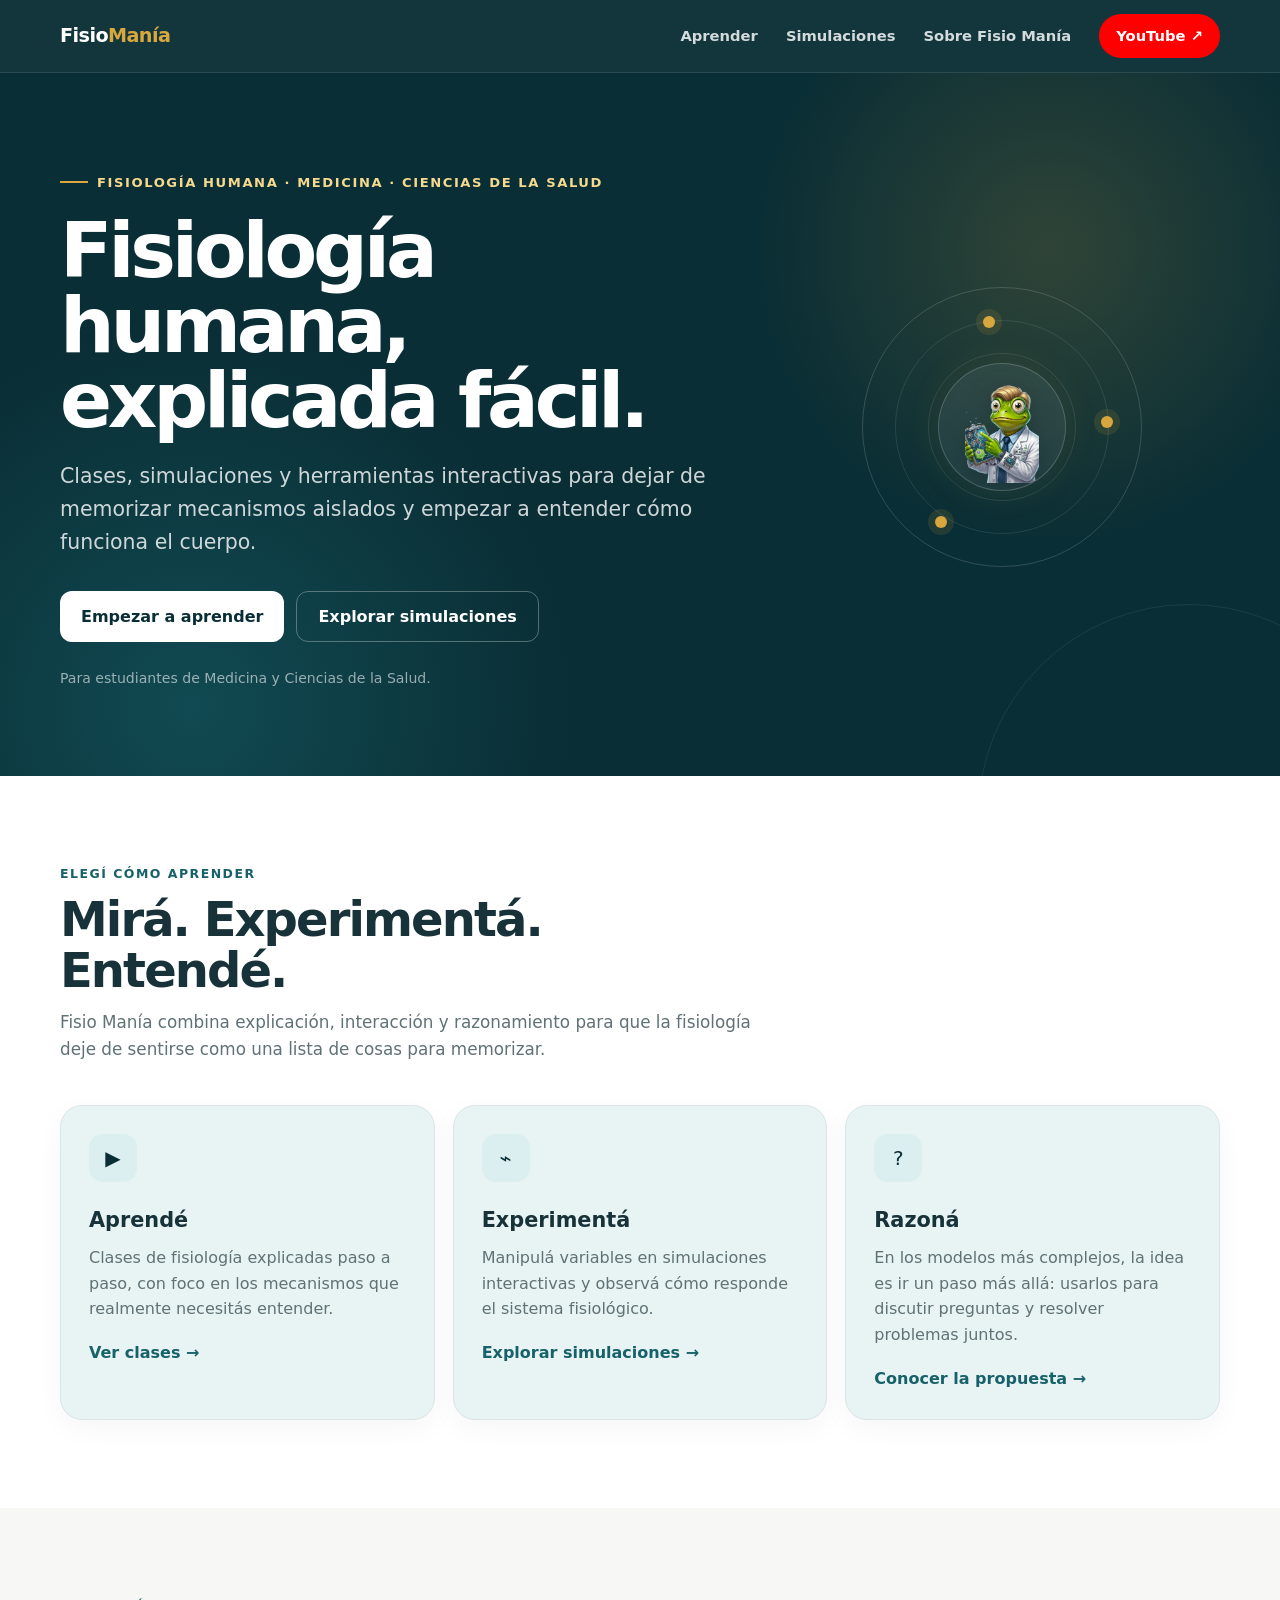
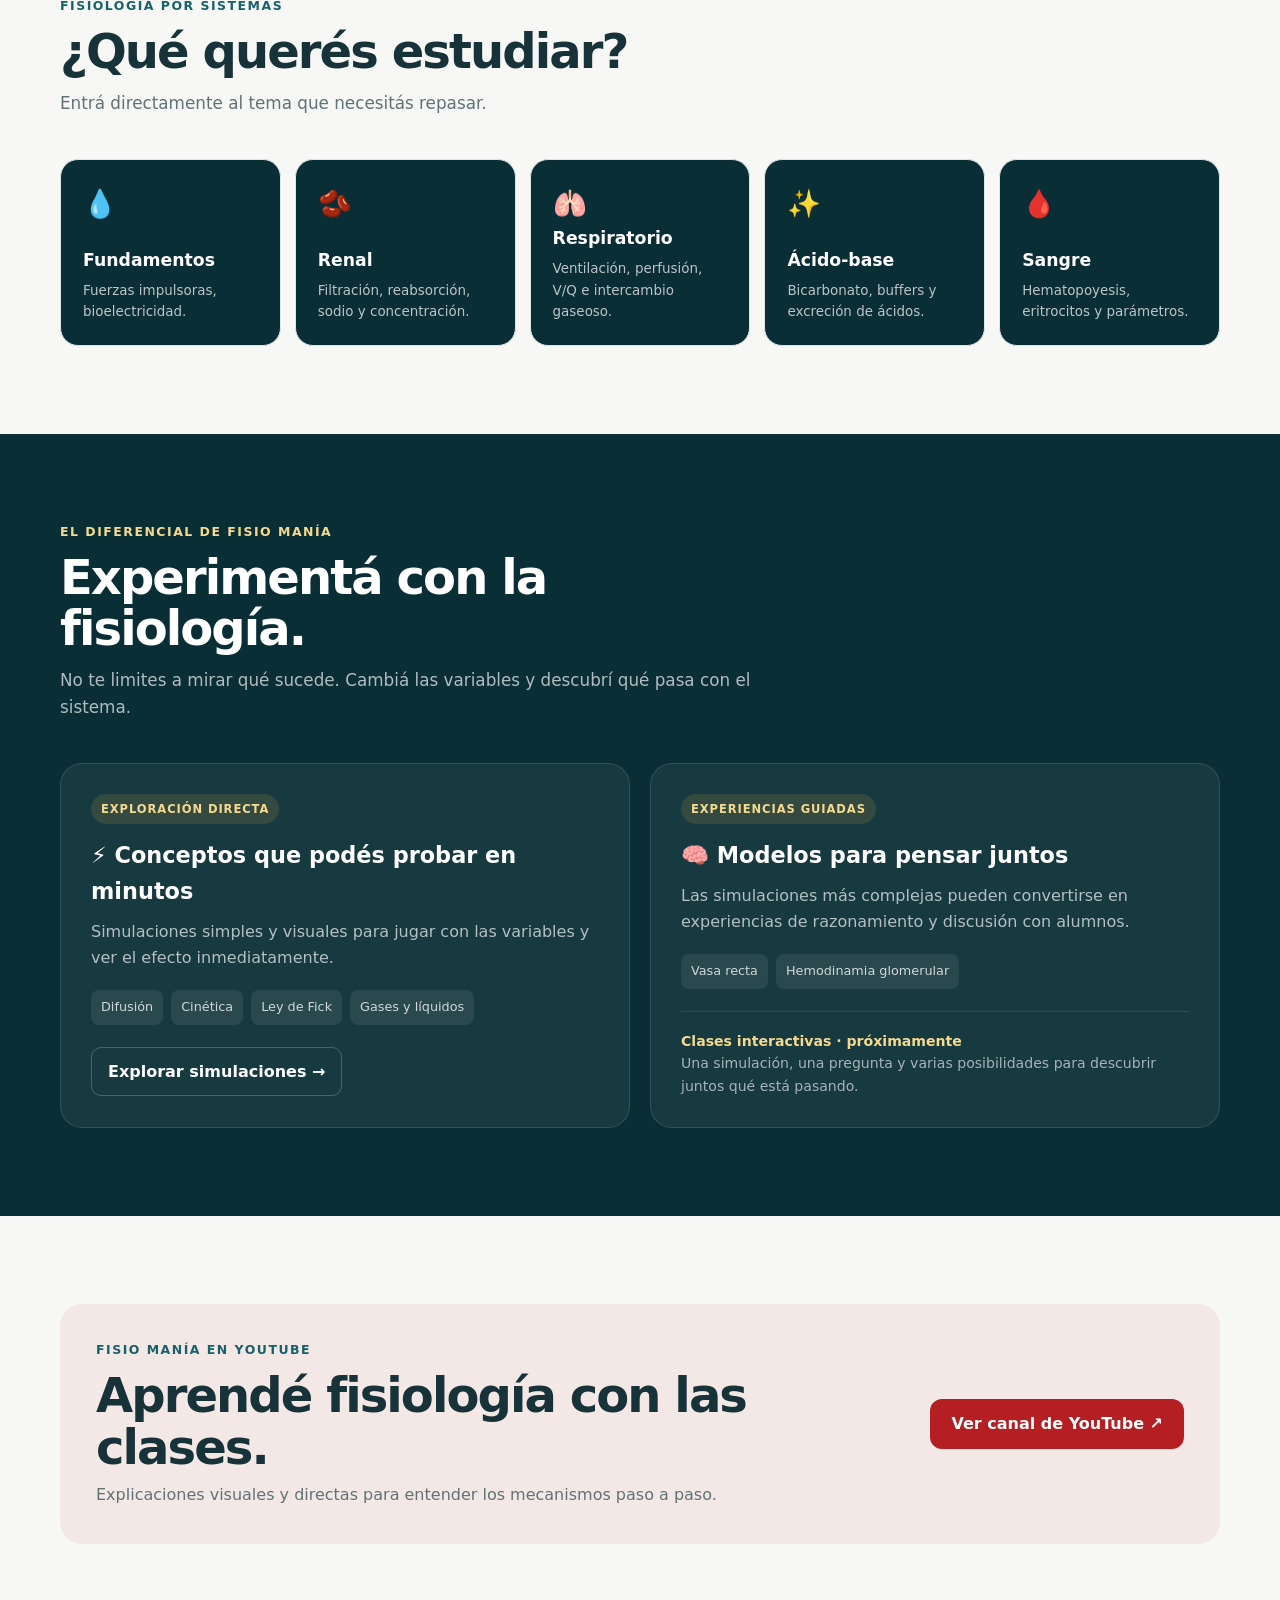
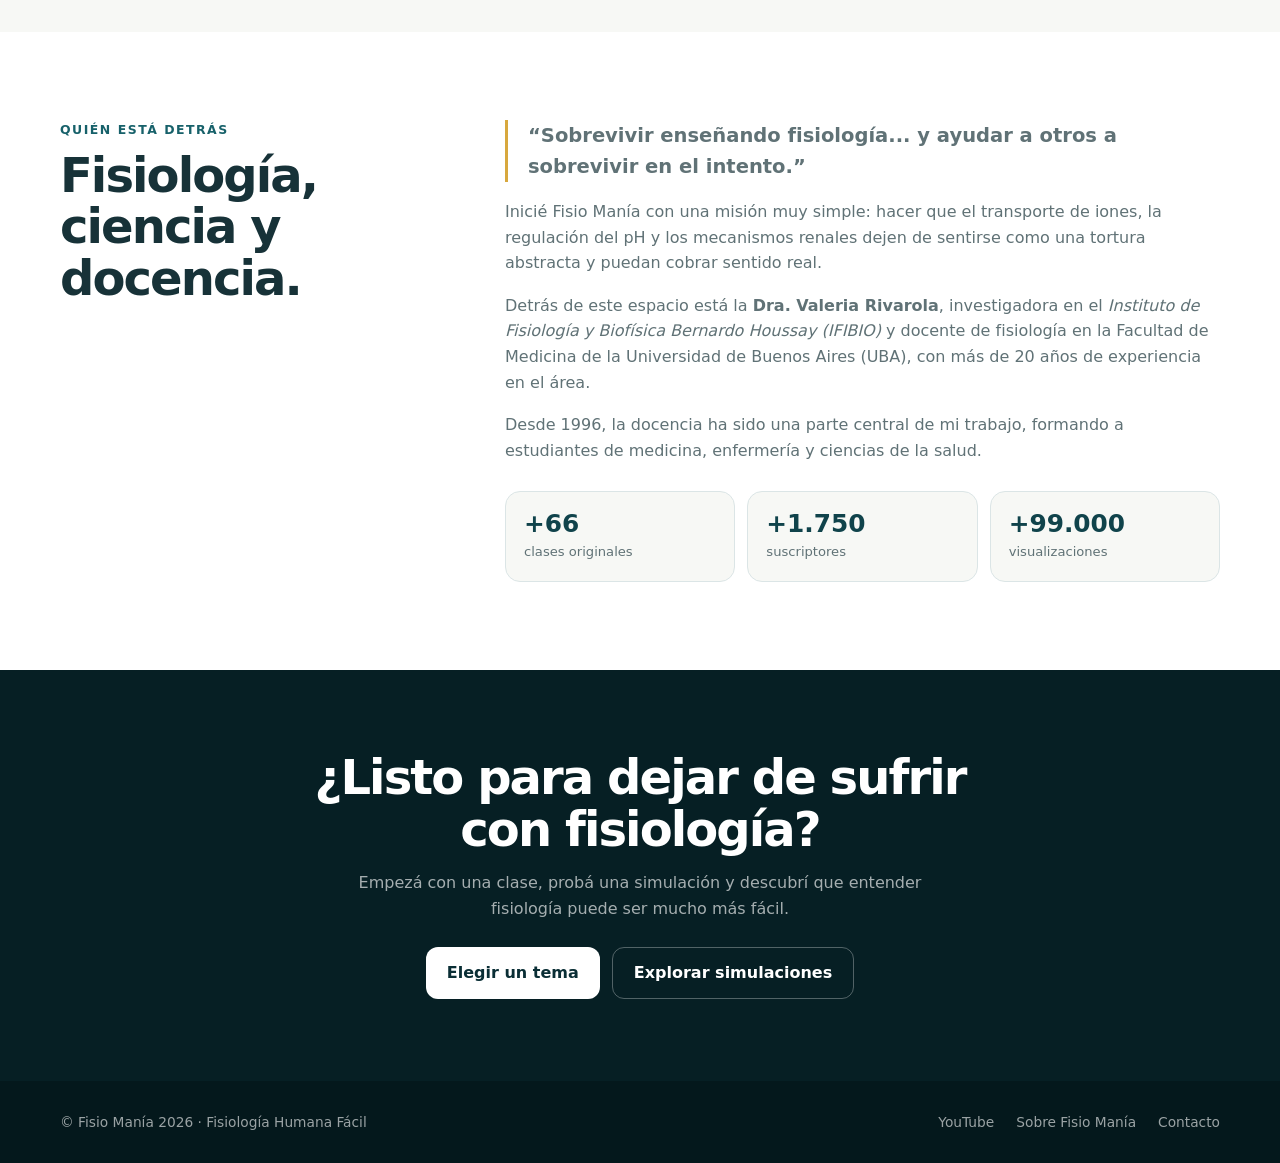
<file: index.html>
<!DOCTYPE html>
<html lang="es">
<head>
    <!-- Google tag (gtag.js) -->
    <script async src="https://www.googletagmanager.com/gtag/js?id=G-X6X1NQJZHP"></script>
    <script>
        window.dataLayer = window.dataLayer || [];
        function gtag(){dataLayer.push(arguments);}
        gtag('js', new Date());
        gtag('config', 'G-X6X1NQJZHP');
    </script>

    <meta charset="UTF-8">
    <meta name="viewport" content="width=device-width, initial-scale=1.0">
    <title>Fisio Manía | Fisiología Humana Fácil: clases y simulaciones</title>
    <meta name="description" content="Fisio Manía: fisiología humana explicada fácil. Clases, simulaciones interactivas y recursos para estudiantes de Medicina y Ciencias de la Salud.">
    <meta name="author" content="Dra. Valeria Rivarola">
    <meta name="robots" content="index, follow">
    <meta name="theme-color" content="#0a2e35">
    <link rel="canonical" href="https://fisiomania.com.ar/">
    <link rel="icon" type="image/x-icon" href="assets/favicon.ico">

    <!-- Open Graph -->
    <meta property="og:type" content="website">
    <meta property="og:locale" content="es_AR">
    <meta property="og:site_name" content="Fisio Manía">
    <meta property="og:title" content="Fisio Manía | Fisiología Humana Fácil">
    <meta property="og:description" content="Clases, simulaciones interactivas y recursos para entender fisiología humana. Para estudiantes de Medicina y Ciencias de la Salud.">
    <meta property="og:url" content="https://fisiomania.com.ar/">
    <meta property="og:image" content="https://fisiomania.com.ar/assets/img/Simulaciones.png">
    <meta property="og:image:alt" content="Fisio Manía: simulaciones interactivas de fisiología humana">

    <!-- Twitter / X -->
    <meta name="twitter:card" content="summary_large_image">
    <meta name="twitter:title" content="Fisio Manía | Fisiología Humana Fácil">
    <meta name="twitter:description" content="Clases, simulaciones interactivas y recursos para entender fisiología humana.">
    <meta name="twitter:image" content="https://fisiomania.com.ar/assets/img/Simulaciones.png">

    <!-- Datos estructurados -->
    <script type="application/ld+json">
    {
      "@context": "https://schema.org",
      "@graph": [
        {
          "@type": "WebSite",
          "@id": "https://fisiomania.com.ar/#website",
          "url": "https://fisiomania.com.ar/",
          "name": "Fisio Manía",
          "alternateName": "Fisiomanía",
          "inLanguage": "es-AR",
          "publisher": { "@id": "https://fisiomania.com.ar/#org" }
        },
        {
          "@type": "EducationalOrganization",
          "@id": "https://fisiomania.com.ar/#org",
          "name": "Fisio Manía",
          "alternateName": "Fisiomanía",
          "url": "https://fisiomania.com.ar/",
          "logo": "https://fisiomania.com.ar/assets/img/logo%20rana%20sin%20fondo.png",
          "description": "Proyecto educativo de fisiología humana con clases en video y simulaciones interactivas para estudiantes de Medicina y Ciencias de la Salud.",
          "founder": { "@type": "Person", "name": "Dra. Valeria Rivarola" },
          "sameAs": [
            "https://www.youtube.com/@fisiomania1",
            "https://www.youtube.com/channel/UCHf85J5ad4OTphK9Aykw3cg"
          ]
        }
      ]
    }
    </script>

    <style>
        :root {
            --teal-950: #061f24;
            --teal-900: #0a2e35;
            --teal-800: #10434b;
            --teal-700: #17616a;
            --teal-100: #dceff0;
            --cream: #f7f8f5;
            --white: #ffffff;
            --ink: #173238;
            --muted: #607276;
            --line: #dbe5e6;
            --accent: #d8a83e;
            --accent-soft: #f6e8bf;
            --radius: 22px;
            --shadow: 0 16px 45px rgba(6,31,36,.10);
        }

        * { box-sizing: border-box; }

        html { scroll-behavior: smooth; }

        body {
            margin: 0;
            font-family: Inter, ui-sans-serif, system-ui, -apple-system, BlinkMacSystemFont, "Segoe UI", sans-serif;
            color: var(--ink);
            background: var(--cream);
            line-height: 1.6;
        }

        a { color: inherit; text-decoration: none; }

        img {
            display: block;
            max-width: 100%;
            height: auto;
        }

        .container {
            width: min(1160px, calc(100% - 40px));
            margin-inline: auto;
        }

        /* NAV */
        .nav {
            position: sticky;
            top: 0;
            z-index: 100;
            background: rgba(10,46,53,.96);
            border-bottom: 1px solid rgba(255,255,255,.10);
            backdrop-filter: blur(12px);
        }

        .nav-inner {
            min-height: 72px;
            display: flex;
            align-items: center;
            justify-content: space-between;
            gap: 24px;
        }

        .brand {
            color: white;
            font-size: 1.2rem;
            font-weight: 800;
            letter-spacing: -.03em;
        }

        .brand span { color: var(--accent); }

        .nav-links {
            display: flex;
            align-items: center;
            gap: 28px;
            color: rgba(255,255,255,.82);
            font-size: .92rem;
            font-weight: 600;
        }

        .nav-links a:hover { color: white; }

        .nav-cta {
            padding: 10px 17px;
    border-radius: 999px;
    background: #FF0000;
    color: white !important;
    font-weight: 700;
        }

        .nav-toggle {
            display: none;
            border: 1px solid rgba(255,255,255,.25);
            background: transparent;
            color: white;
            border-radius: 10px;
            padding: 8px 12px;
            font-weight: 700;
            cursor: pointer;
        }

        /* HERO */
        .hero {
            position: relative;
            overflow: hidden;
            color: white;
            background:
                radial-gradient(circle at 82% 25%, rgba(216,168,62,.18), transparent 25%),
                radial-gradient(circle at 15% 90%, rgba(23,97,106,.55), transparent 30%),
                var(--teal-900);
            padding: 92px 0 86px;
        }

        .hero::after {
            content: "";
            position: absolute;
            width: 420px;
            height: 420px;
            border: 1px solid rgba(255,255,255,.07);
            border-radius: 50%;
            right: -120px;
            bottom: -250px;
        }

        .hero-grid {
            position: relative;
            z-index: 1;
            display: grid;
            grid-template-columns: 1.2fr .8fr;
            align-items: center;
            gap: 70px;
        }

        .eyebrow {
            display: inline-flex;
            align-items: center;
            gap: 9px;
            color: #f4d98f;
            font-size: .82rem;
            font-weight: 800;
            letter-spacing: .12em;
            text-transform: uppercase;
            margin-bottom: 20px;
        }

        .eyebrow::before {
            content: "";
            width: 28px;
            height: 2px;
            background: var(--accent);
        }

        h1 {
            margin: 0 0 22px;
            max-width: 720px;
            font-size: clamp(2.7rem, 6vw, 5.2rem);
            line-height: .98;
            letter-spacing: -.055em;
        }

        .hero-lead {
            max-width: 650px;
            margin: 0 0 32px;
            color: rgba(255,255,255,.80);
            font-size: clamp(1.05rem, 2vw, 1.28rem);
        }

        .hero-actions {
            display: flex;
            flex-wrap: wrap;
            gap: 12px;
        }

        .btn {
            display: inline-flex;
            justify-content: center;
            align-items: center;
            min-height: 48px;
            padding: 12px 21px;
            border-radius: 12px;
            font-weight: 800;
            transition: transform .2s ease, background .2s ease, border-color .2s ease;
        }

        .btn:hover { transform: translateY(-2px); }

        .btn-primary {
            background: white;
            color: var(--teal-900);
        }

        .btn-secondary {
            color: white;
            border: 1px solid rgba(255,255,255,.30);
        }

        .hero-note {
            margin-top: 25px;
            color: rgba(255,255,255,.58);
            font-size: .88rem;
        }

        .hero-visual {
            min-height: 310px;
            display: grid;
            place-items: center;
        }

        .hero-orbit {
            width: 280px;
            height: 280px;
            position: relative;
            border: 1px solid rgba(255,255,255,.16);
            border-radius: 50%;
            display: grid;
            place-items: center;
        }

        .hero-orbit::before,
        .hero-orbit::after {
            content: "";
            position: absolute;
            border: 1px solid rgba(255,255,255,.10);
            border-radius: 50%;
        }

        .hero-orbit::before { inset: 32px; }
        .hero-orbit::after { inset: 65px; }

        .hero-core {
            width: 128px;
            height: 128px;
            border-radius: 50%;
            display: grid;
            place-items: center;
            overflow: hidden;
            background: rgba(255,255,255,.08);
            border: 1px solid rgba(255,255,255,.18);
            backdrop-filter: blur(8px);
            box-shadow: 0 0 35px rgba(216,168,62,.10);
        }

        .hero-core img {
            width: 112px;
            height: 112px;
            object-fit: contain;
            object-position: 50% 42%;
            filter: drop-shadow(0 5px 12px rgba(0,0,0,.20));
        }

        .dot {
            position: absolute;
            width: 12px;
            height: 12px;
            border-radius: 50%;
            background: var(--accent);
            box-shadow: 0 0 0 7px rgba(216,168,62,.12);
        }

        .dot-1 { top: 28px; left: 120px; }
        .dot-2 { right: 28px; top: 128px; }
        .dot-3 { bottom: 38px; left: 72px; }

        /* SECTIONS */
        .section { padding: 88px 0; }

        .section-alt { background: white; }

        .section-head {
            max-width: 700px;
            margin-bottom: 42px;
        }

        .section-kicker {
            color: var(--teal-700);
            font-size: .78rem;
            font-weight: 900;
            letter-spacing: .12em;
            text-transform: uppercase;
            margin-bottom: 10px;
        }

        h2 {
            margin: 0 0 12px;
            font-size: clamp(2rem, 4vw, 3rem);
            line-height: 1.08;
            letter-spacing: -.04em;
        }

        .section-intro {
            margin: 0;
            color: var(--muted);
            font-size: 1.05rem;
        }

        /* THREE PATHS */
        .paths {
            display: grid;
            grid-template-columns: repeat(3, 1fr);
            gap: 18px;
        }

        .path {
            padding: 28px;
            border: 1px solid var(--line);
            background: #e8f3f3;
            border-radius: var(--radius);
            box-shadow: 0 8px 28px rgba(6,31,36,.04);
        }

        .path-icon {
            width: 48px;
            height: 48px;
            border-radius: 14px;
            display: grid;
            place-items: center;
            margin-bottom: 22px;
            background: var(--teal-100);
            color: var(--teal-900);
            font-size: 1.25rem;
        }

        .path h3 {
            margin: 0 0 8px;
            font-size: 1.3rem;
        }

        .path p {
            margin: 0 0 18px;
            color: var(--muted);
        }

        .text-link {
            color: var(--teal-700);
            font-weight: 800;
        }

        .text-link::after { content: "  →"; }

        /* TOPICS */
        .topic-grid {
            display: grid;
            grid-template-columns: repeat(5, 1fr);
            gap: 14px;
        }

        .topic {
            min-height: 170px;
            padding: 22px;
            display: flex;
            flex-direction: column;
            justify-content: flex-end;
            border-radius: 18px;
            border: 1px solid var(--line);
            background: #0a2e35;
            transition: transform .2s ease, border-color .2s ease;
        }

        .topic:hover {
            transform: translateY(-4px);
            border-color: var(--teal-700);
        }

        .topic-symbol {
            font-size: 1.7rem;
            margin-bottom: auto;
        }

       .topic h3 {
    margin: 0 0 5px;
    font-size: 1.08rem;
    color: white;
}

.topic p {
    margin: 0;
    color: rgba(255,255,255,.72);
    font-size: .84rem;
}
        /* SIMULATIONS */
        .sim-section {
            color: white;
            background: var(--teal-900);
        }

        .sim-section .section-kicker { color: #f4d98f; }
        .sim-section .section-intro { color: rgba(255,255,255,.68); }

        .sim-grid {
            display: grid;
            grid-template-columns: 1fr 1fr;
            gap: 20px;
        }

        .sim-panel {
            padding: 30px;
            border: 1px solid rgba(255,255,255,.12);
            border-radius: var(--radius);
            background: rgba(255,255,255,.055);
        }

        .sim-label {
            display: inline-block;
            margin-bottom: 14px;
            padding: 6px 10px;
            border-radius: 999px;
            background: rgba(216,168,62,.15);
            color: #f4d98f;
            font-size: .72rem;
            font-weight: 900;
            letter-spacing: .08em;
            text-transform: uppercase;
        }

        .sim-panel h3 { margin: 0 0 9px; font-size: 1.4rem; }

        .sim-panel p {
            color: rgba(255,255,255,.68);
            margin: 0 0 20px;
        }

        .sim-items {
            display: flex;
            flex-wrap: wrap;
            gap: 8px;
            margin-bottom: 22px;
        }

        .sim-item {
            padding: 7px 10px;
            border-radius: 8px;
            background: rgba(255,255,255,.08);
            color: rgba(255,255,255,.78);
            font-size: .8rem;
        }

        .sim-btn {
            display: inline-flex;
            padding: 11px 16px;
            border: 1px solid rgba(255,255,255,.22);
            border-radius: 10px;
            color: white;
            font-weight: 800;
        }

        .sim-btn:hover { background: rgba(255,255,255,.08); }

        .live-box {
            margin-top: 22px;
            padding-top: 18px;
            border-top: 1px solid rgba(255,255,255,.10);
            color: rgba(255,255,255,.62);
            font-size: .88rem;
        }

        .live-box strong { color: #f4d98f; }

        /* YOUTUBE */
        .youtube {
            display: grid;
            grid-template-columns: 1fr auto;
            align-items: center;
            gap: 30px;
            padding: 36px;
            border-radius: var(--radius);
            background: #f3e8e5;
        }

        .youtube h2 { margin-bottom: 8px; }

        .youtube p {
            margin: 0;
            color: var(--muted);
        }

        .yt-btn {
            background: #b51f24;
            color: white;
            white-space: nowrap;
        }

        /* ABOUT */
        .about-grid {
            display: grid;
            grid-template-columns: .7fr 1.3fr;
            gap: 60px;
            align-items: start;
        }

        .about-title {
            position: sticky;
            top: 110px;
        }

        .quote {
            margin: 0 0 22px;
            padding-left: 20px;
            border-left: 3px solid var(--accent);
            font-size: 1.22rem;
            font-weight: 700;
            color: var(--teal-900);
        }

        .about-copy p {
            color: var(--muted);
            margin: 0 0 17px;
        }

        .stats {
            display: grid;
            grid-template-columns: repeat(3, 1fr);
            gap: 12px;
            margin-top: 28px;
        }

        .stat {
            padding: 18px;
            border-radius: 15px;
            background: var(--cream);
            border: 1px solid var(--line);
        }

        .stat strong {
            display: block;
            color: var(--teal-800);
            font-size: 1.55rem;
            line-height: 1.1;
        }

        .stat span {
            color: var(--muted);
            font-size: .82rem;
        }

        /* FINAL CTA */
        .final-cta {
            padding: 82px 0;
            color: white;
            background: var(--teal-950);
            text-align: center;
        }

        .final-cta h2 { max-width: 720px; margin: 0 auto 14px; }

        .final-cta p {
            max-width: 600px;
            margin: 0 auto 26px;
            color: rgba(255,255,255,.64);
        }

        /* FOOTER */
        footer {
            padding: 30px 0;
            color: rgba(255,255,255,.60);
            background: #04181c;
            font-size: .86rem;
        }

        .footer-inner {
            display: flex;
            align-items: center;
            justify-content: space-between;
            gap: 20px;
        }

        .footer-links {
            display: flex;
            gap: 22px;
        }

        .footer-links a:hover { color: white; }

        @media (max-width: 950px) {
            .hero-grid { grid-template-columns: 1fr; gap: 30px; }
            .hero-visual { display: none; }
            .topic-grid { grid-template-columns: repeat(2, 1fr); }
            .about-grid { grid-template-columns: 1fr; gap: 30px; }
            .about-title { position: static; }
        }

        @media (max-width: 760px) {
            .container { width: min(100% - 28px, 1160px); }
            .nav-toggle { display: block; }
            .nav-links {
                display: none;
                position: absolute;
                left: 14px;
                right: 14px;
                top: 68px;
                padding: 16px;
                flex-direction: column;
                align-items: stretch;
                gap: 4px;
                border-radius: 16px;
                background: var(--teal-950);
                box-shadow: var(--shadow);
            }
            .nav-links.open { display: flex; }
            .nav-links a { padding: 12px; }
            .nav-cta { text-align: center; }
            .hero { padding: 68px 0; }
            .section { padding: 62px 0; }
            .paths, .sim-grid { grid-template-columns: 1fr; }
            .topic-grid { grid-template-columns: 1fr 1fr; }
            .youtube { grid-template-columns: 1fr; padding: 26px; }
            .stats { grid-template-columns: 1fr; }
            .footer-inner { flex-direction: column; text-align: center; }
            .footer-links { flex-wrap: wrap; justify-content: center; }
        }

        @media (max-width: 440px) {
            h1 { font-size: 2.65rem; }
            .topic-grid { grid-template-columns: 1fr; }
            .hero-actions { flex-direction: column; }
            .hero-actions .btn { width: 100%; }
        }

        @media (prefers-reduced-motion: reduce) {
            html { scroll-behavior: auto; }
            .btn, .topic { transition: none; }
        }
    </style>
</head>

<body id="page-top">

    <nav class="nav">
        <div class="container nav-inner">
            <a class="brand" href="#page-top">Fisio<span>Manía</span></a>

            <button class="nav-toggle" type="button" aria-expanded="false" aria-controls="navLinks">
                Menú
            </button>

            <div class="nav-links" id="navLinks">
                <a href="#aprender">Aprender</a>
                <a href="#simulaciones">Simulaciones</a>
                <a href="sobre-fisiomania.html">Sobre Fisio Manía</a>
                <a href="https://www.youtube.com/channel/UCHf85J5ad4OTphK9Aykw3cg" target="_blank" rel="noopener" class="nav-cta">YouTube ↗</a>
            </div>
        </div>
    </nav>

    <header class="hero">
        <div class="container hero-grid">
            <div>
                <div class="eyebrow">Fisiología humana · Medicina · Ciencias de la Salud</div>
                <h1>Fisiología humana, explicada fácil.</h1>
                <p class="hero-lead">
                    Clases, simulaciones y herramientas interactivas para dejar de memorizar mecanismos
                    aislados y empezar a entender cómo funciona el cuerpo.
                </p>

                <div class="hero-actions">
                    <a class="btn btn-primary" href="#aprender">Empezar a aprender</a>
                    <a class="btn btn-secondary" href="simulaciones.html">Explorar simulaciones</a>
                </div>

                <div class="hero-note">Para estudiantes de Medicina y Ciencias de la Salud.</div>
            </div>

            <div class="hero-visual" aria-hidden="true">
                <div class="hero-orbit">
                    <span class="dot dot-1"></span>
                    <span class="dot dot-2"></span>
                    <span class="dot dot-3"></span>
                    <div class="hero-core"><img src="assets/img/logo rana sin fondo.png" alt="Rana de Fisio Manía"></div>
                </div>
            </div>
        </div>
    </header>

    <main>

        <section class="section section-alt" id="aprender">
            <div class="container">
                <div class="section-head">
                    <div class="section-kicker">Elegí cómo aprender</div>
                    <h2>Mirá. Experimentá. Entendé.</h2>
                    <p class="section-intro">
                        Fisio Manía combina explicación, interacción y razonamiento para que la fisiología
                        deje de sentirse como una lista de cosas para memorizar.
                    </p>
                </div>

                <div class="paths">
                    <article class="path">
                        <div class="path-icon">▶</div>
                        <h3>Aprendé</h3>
                        <p>Clases de fisiología explicadas paso a paso, con foco en los mecanismos que realmente necesitás entender.</p>
                        <a class="text-link" href="#clases">Ver clases</a>
                    </article>

                    <article class="path">
                        <div class="path-icon">⌁</div>
                        <h3>Experimentá</h3>
                        <p>Manipulá variables en simulaciones interactivas y observá cómo responde el sistema fisiológico.</p>
                        <a class="text-link" href="simulaciones.html">Explorar simulaciones</a>
                    </article>

                    <article class="path">
                        <div class="path-icon">?</div>
                        <h3>Razoná</h3>
                        <p>En los modelos más complejos, la idea es ir un paso más allá: usarlos para discutir preguntas y resolver problemas juntos.</p>
                        <a class="text-link" href="#interactivas">Conocer la propuesta</a>
                    </article>
                </div>
            </div>
        </section>

        <section class="section" id="temas">
            <div class="container">
                <div class="section-head">
                    <div class="section-kicker">Fisiología por sistemas</div>
                    <h2>¿Qué querés estudiar?</h2>
                    <p class="section-intro">Entrá directamente al tema que necesitás repasar.</p>
                </div>

                <div class="topic-grid">
                    <a class="topic" href="medio-interno.html">
                        <div class="topic-symbol">💧</div>
                        <h3>Fundamentos</h3>
                        <p>Fuerzas impulsoras, bioelectricidad.</p>
                    </a>


                    <a class="topic" href="renal.html">
                        <div class="topic-symbol">🫘</div>
                        <h3>Renal</h3>
                        <p>Filtración, reabsorción, sodio y concentración.</p>
                    </a>

                    <a class="topic" href="respiratorio.html">
                        <div class="topic-symbol">🫁</div>
                        <h3>Respiratorio</h3>
                        <p>Ventilación, perfusión, V/Q e intercambio gaseoso.</p>
                    </a>

                    <a class="topic" href="regulacion-ph.html">
                        <div class="topic-symbol">✨</div>
                        <h3>Ácido-base</h3>
                        <p>Bicarbonato, buffers y excreción de ácidos.</p>
                    </a>

                                        <a class="topic" href="sangre.html">
                        <div class="topic-symbol">🩸</div>
                        <h3>Sangre</h3>
                        <p>Hematopoyesis, eritrocitos y parámetros.</p>
                    </a>
                </div>
            </div>
        </section>

        <section class="section sim-section" id="simulaciones">
            <div class="container">
                <div class="section-head">
                    <div class="section-kicker">El diferencial de Fisio Manía</div>
                    <h2>Experimentá con la fisiología.</h2>
                    <p class="section-intro">
                        No te limites a mirar qué sucede. Cambiá las variables y descubrí qué pasa con el sistema.
                    </p>
                </div>

                <div class="sim-grid">
                    <article class="sim-panel">
                        <span class="sim-label">Exploración directa</span>
                        <h3>⚡ Conceptos que podés probar en minutos</h3>
                        <p>Simulaciones simples y visuales para jugar con las variables y ver el efecto inmediatamente.</p>

                        <div class="sim-items">
                            <span class="sim-item">Difusión</span>
                            <span class="sim-item">Cinética</span>
                            <span class="sim-item">Ley de Fick</span>
                            <span class="sim-item">Gases y líquidos</span>
                        </div>

                        <a class="sim-btn" href="simulaciones.html">Explorar simulaciones →</a>
                    </article>

                    <article class="sim-panel" id="interactivas">
                        <span class="sim-label">Experiencias guiadas</span>
                        <h3>🧠 Modelos para pensar juntos</h3>
                        <p>Las simulaciones más complejas pueden convertirse en experiencias de razonamiento y discusión con alumnos.</p>

                        <div class="sim-items">
                            <span class="sim-item">Vasa recta</span>
                            <span class="sim-item">Hemodinamia glomerular</span>
                        </div>

                        <div class="live-box">
                            <strong>Clases interactivas · próximamente</strong><br>
                            Una simulación, una pregunta y varias posibilidades para descubrir juntos qué está pasando.
                        </div>
                    </article>
                </div>
            </div>
        </section>

        <section class="section" id="clases">
            <div class="container">
                <div class="youtube">
                    <div>
                        <div class="section-kicker">Fisio Manía en YouTube</div>
                        <h2>Aprendé fisiología con las clases.</h2>
                        <p>Explicaciones visuales y directas para entender los mecanismos paso a paso.</p>
                    </div>
                    <a class="btn yt-btn" href="https://www.youtube.com/channel/UCHf85J5ad4OTphK9Aykw3cg?sub_confirmation=1" target="_blank" rel="noopener">
                        Ver canal de YouTube ↗
                    </a>
                </div>
            </div>
        </section>

        <section class="section section-alt" id="sobre-fisio">
            <div class="container about-grid">
                <div class="about-title">
                    <div class="section-kicker">Quién está detrás</div>
                    <h2>Fisiología, ciencia y docencia.</h2>
                </div>

                <div class="about-copy">
                    <p class="quote">
                        “Sobrevivir enseñando fisiología... y ayudar a otros a sobrevivir en el intento.”
                    </p>

                    <p>
                        Inicié Fisio Manía con una misión muy simple: hacer que el transporte de iones,
                        la regulación del pH y los mecanismos renales dejen de sentirse como una tortura abstracta
                        y puedan cobrar sentido real.
                    </p>

                    <p>
                        Detrás de este espacio está la <strong>Dra. Valeria Rivarola</strong>, investigadora
                        en el <em>Instituto de Fisiología y Biofísica Bernardo Houssay (IFIBIO)</em> y docente
                        de fisiología en la Facultad de Medicina de la Universidad de Buenos Aires (UBA),
                        con más de 20 años de experiencia en el área.
                    </p>

                    <p>
                        Desde 1996, la docencia ha sido una parte central de mi trabajo, formando a estudiantes
                        de medicina, enfermería y ciencias de la salud.
                    </p>

                    <div class="stats" aria-label="Fisio Manía en números">
                        <div class="stat">
                            <strong>+66</strong>
                            <span>clases originales</span>
                        </div>
                        <div class="stat">
                            <strong>+1.750</strong>
                            <span>suscriptores</span>
                        </div>
                        <div class="stat">
                            <strong>+99.000</strong>
                            <span>visualizaciones</span>
                        </div>
                    </div>
                </div>
            </div>
        </section>

        <section class="final-cta">
            <div class="container">
                <h2>¿Listo para dejar de sufrir con fisiología?</h2>
                <p>Empezá con una clase, probá una simulación y descubrí que entender fisiología puede ser mucho más fácil.</p>
                <div class="hero-actions" style="justify-content:center;">
                    <a class="btn btn-primary" href="#temas">Elegir un tema</a>
                    <a class="btn btn-secondary" href="simulaciones.html">Explorar simulaciones</a>
                </div>
            </div>
        </section>

    </main>

    <footer>
        <div class="container footer-inner">
            <div>© Fisio Manía 2026 · Fisiología Humana Fácil</div>
            <div class="footer-links">
                <a href="https://www.youtube.com/channel/UCHf85J5ad4OTphK9Aykw3cg" target="_blank" rel="noopener">YouTube</a>
                <a href="sobre-fisiomania.html">Sobre Fisio Manía</a>
                <a href="mailto:mariv@fmed.uba.ar">Contacto</a>
            </div>
        </div>
    </footer>

    <script>
        const toggle = document.querySelector('.nav-toggle');
        const links = document.querySelector('#navLinks');

        toggle.addEventListener('click', () => {
            const open = links.classList.toggle('open');
            toggle.setAttribute('aria-expanded', String(open));
        });

        links.querySelectorAll('a').forEach(link => {
            link.addEventListener('click', () => {
                links.classList.remove('open');
                toggle.setAttribute('aria-expanded', 'false');
            });
        });
    </script>

</body>
</html>
</file>
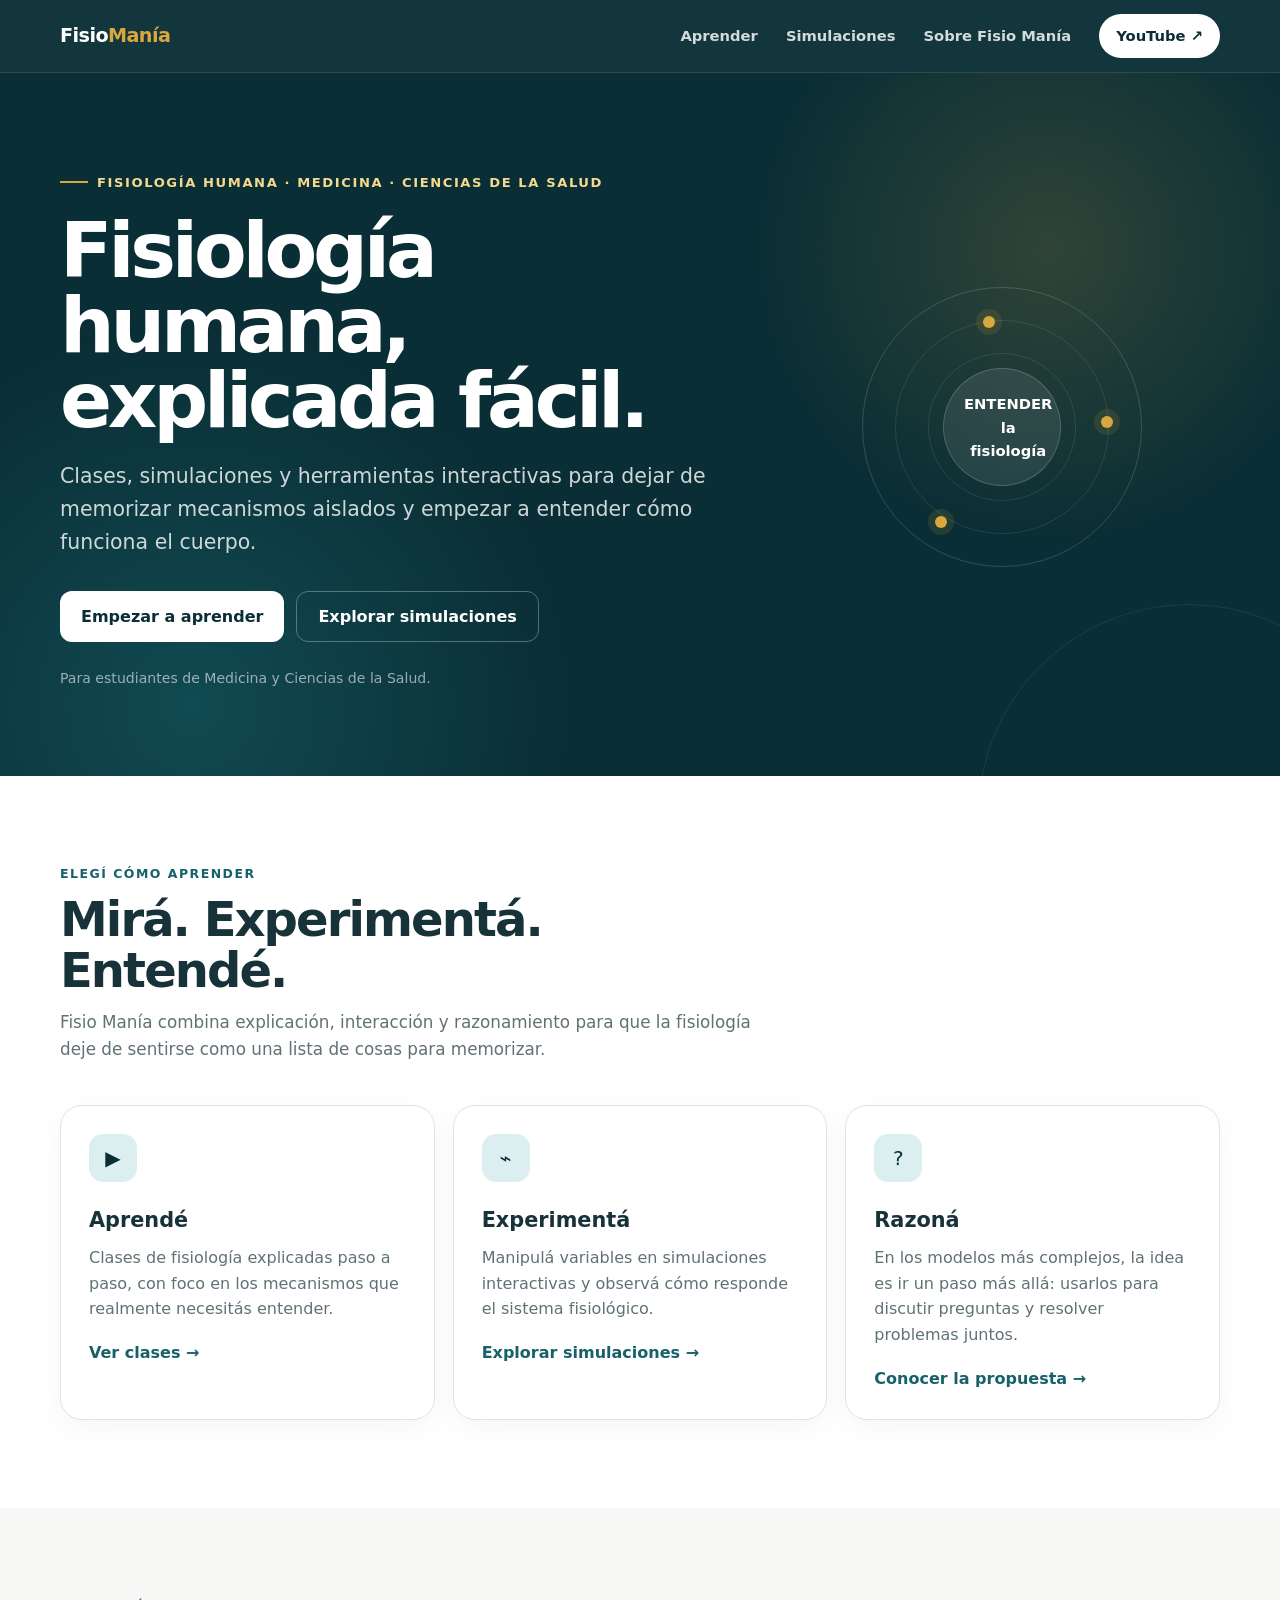
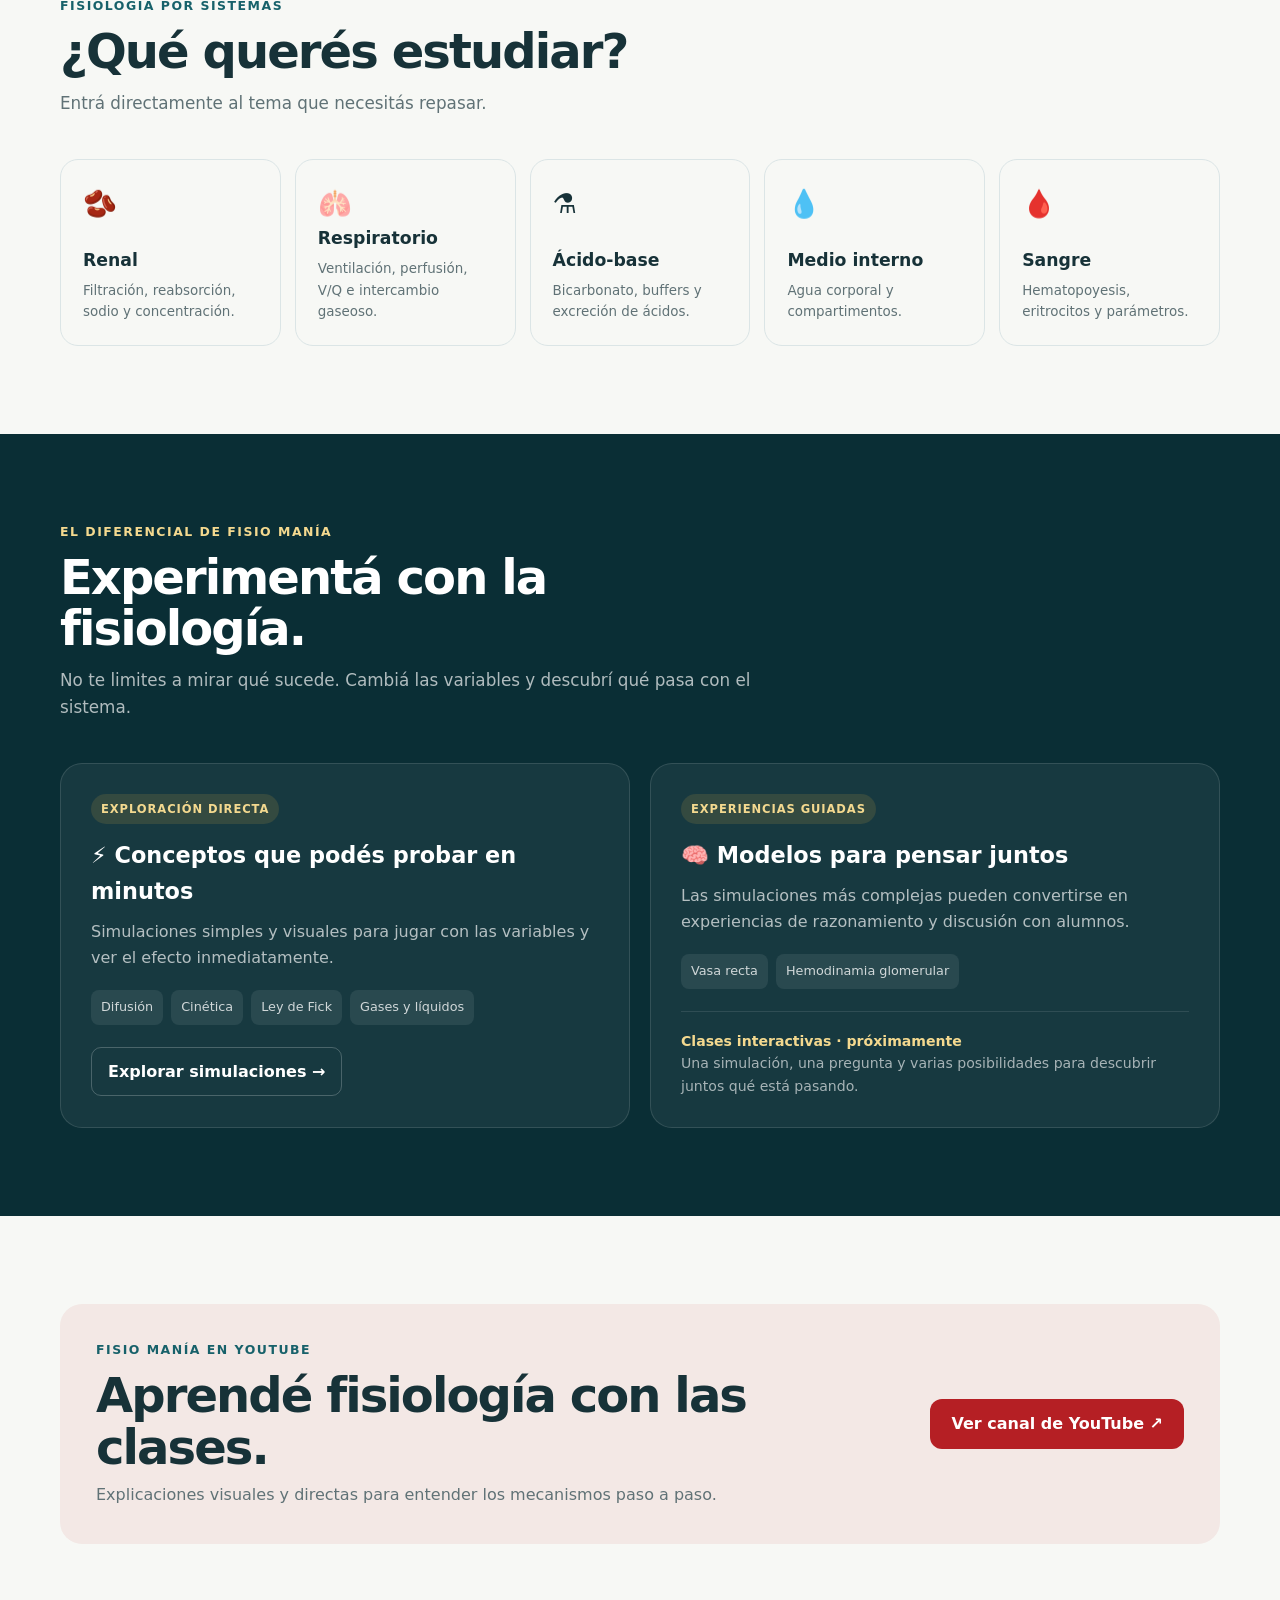
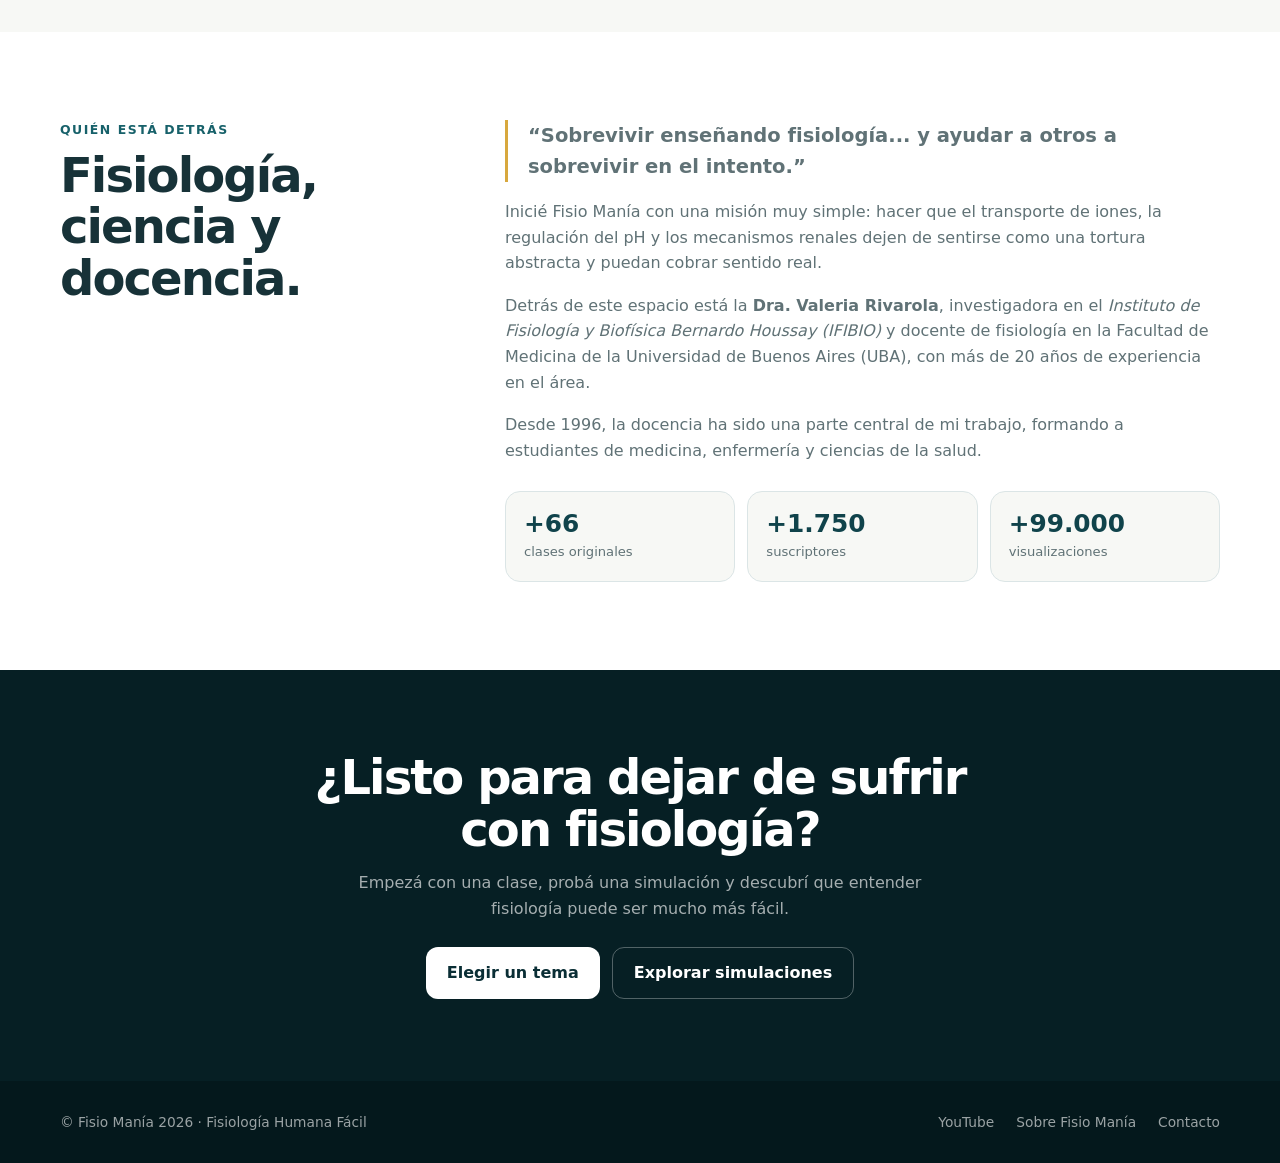
<file: index_redisenado_fisio_mania.html>
<!DOCTYPE html>
<html lang="es">
<head>
    <meta charset="UTF-8">
    <meta name="viewport" content="width=device-width, initial-scale=1.0">
    <meta name="description" content="Fisio Manía: fisiología humana explicada fácil. Clases, simulaciones interactivas y recursos para estudiantes de Medicina y Ciencias de la Salud.">
    <meta name="theme-color" content="#0a2e35">
    <link rel="canonical" href="https://fisiomania.github.io/web/index.html">
    <link rel="icon" type="image/x-icon" href="assets/favicon.ico">
    <title>Fisio Manía | Fisiología Humana Fácil</title>

    <style>
        :root {
            --teal-950: #061f24;
            --teal-900: #0a2e35;
            --teal-800: #10434b;
            --teal-700: #17616a;
            --teal-100: #dceff0;
            --cream: #f7f8f5;
            --white: #ffffff;
            --ink: #173238;
            --muted: #607276;
            --line: #dbe5e6;
            --accent: #d8a83e;
            --accent-soft: #f6e8bf;
            --radius: 22px;
            --shadow: 0 16px 45px rgba(6,31,36,.10);
        }

        * { box-sizing: border-box; }

        html { scroll-behavior: smooth; }

        body {
            margin: 0;
            font-family: Inter, ui-sans-serif, system-ui, -apple-system, BlinkMacSystemFont, "Segoe UI", sans-serif;
            color: var(--ink);
            background: var(--cream);
            line-height: 1.6;
        }

        a { color: inherit; text-decoration: none; }

        img {
            display: block;
            max-width: 100%;
            height: auto;
        }

        .container {
            width: min(1160px, calc(100% - 40px));
            margin-inline: auto;
        }

        /* NAV */
        .nav {
            position: sticky;
            top: 0;
            z-index: 100;
            background: rgba(10,46,53,.96);
            border-bottom: 1px solid rgba(255,255,255,.10);
            backdrop-filter: blur(12px);
        }

        .nav-inner {
            min-height: 72px;
            display: flex;
            align-items: center;
            justify-content: space-between;
            gap: 24px;
        }

        .brand {
            color: white;
            font-size: 1.2rem;
            font-weight: 800;
            letter-spacing: -.03em;
        }

        .brand span { color: var(--accent); }

        .nav-links {
            display: flex;
            align-items: center;
            gap: 28px;
            color: rgba(255,255,255,.82);
            font-size: .92rem;
            font-weight: 600;
        }

        .nav-links a:hover { color: white; }

        .nav-cta {
            padding: 10px 17px;
            border-radius: 999px;
            background: white;
            color: var(--teal-900) !important;
        }

        .nav-toggle {
            display: none;
            border: 1px solid rgba(255,255,255,.25);
            background: transparent;
            color: white;
            border-radius: 10px;
            padding: 8px 12px;
            font-weight: 700;
            cursor: pointer;
        }

        /* HERO */
        .hero {
            position: relative;
            overflow: hidden;
            color: white;
            background:
                radial-gradient(circle at 82% 25%, rgba(216,168,62,.18), transparent 25%),
                radial-gradient(circle at 15% 90%, rgba(23,97,106,.55), transparent 30%),
                var(--teal-900);
            padding: 92px 0 86px;
        }

        .hero::after {
            content: "";
            position: absolute;
            width: 420px;
            height: 420px;
            border: 1px solid rgba(255,255,255,.07);
            border-radius: 50%;
            right: -120px;
            bottom: -250px;
        }

        .hero-grid {
            position: relative;
            z-index: 1;
            display: grid;
            grid-template-columns: 1.2fr .8fr;
            align-items: center;
            gap: 70px;
        }

        .eyebrow {
            display: inline-flex;
            align-items: center;
            gap: 9px;
            color: #f4d98f;
            font-size: .82rem;
            font-weight: 800;
            letter-spacing: .12em;
            text-transform: uppercase;
            margin-bottom: 20px;
        }

        .eyebrow::before {
            content: "";
            width: 28px;
            height: 2px;
            background: var(--accent);
        }

        h1 {
            margin: 0 0 22px;
            max-width: 720px;
            font-size: clamp(2.7rem, 6vw, 5.2rem);
            line-height: .98;
            letter-spacing: -.055em;
        }

        .hero-lead {
            max-width: 650px;
            margin: 0 0 32px;
            color: rgba(255,255,255,.80);
            font-size: clamp(1.05rem, 2vw, 1.28rem);
        }

        .hero-actions {
            display: flex;
            flex-wrap: wrap;
            gap: 12px;
        }

        .btn {
            display: inline-flex;
            justify-content: center;
            align-items: center;
            min-height: 48px;
            padding: 12px 21px;
            border-radius: 12px;
            font-weight: 800;
            transition: transform .2s ease, background .2s ease, border-color .2s ease;
        }

        .btn:hover { transform: translateY(-2px); }

        .btn-primary {
            background: white;
            color: var(--teal-900);
        }

        .btn-secondary {
            color: white;
            border: 1px solid rgba(255,255,255,.30);
        }

        .hero-note {
            margin-top: 25px;
            color: rgba(255,255,255,.58);
            font-size: .88rem;
        }

        .hero-visual {
            min-height: 310px;
            display: grid;
            place-items: center;
        }

        .hero-orbit {
            width: 280px;
            height: 280px;
            position: relative;
            border: 1px solid rgba(255,255,255,.16);
            border-radius: 50%;
            display: grid;
            place-items: center;
        }

        .hero-orbit::before,
        .hero-orbit::after {
            content: "";
            position: absolute;
            border: 1px solid rgba(255,255,255,.10);
            border-radius: 50%;
        }

        .hero-orbit::before { inset: 32px; }
        .hero-orbit::after { inset: 65px; }

        .hero-core {
            width: 118px;
            height: 118px;
            border-radius: 50%;
            display: grid;
            place-items: center;
            text-align: center;
            padding: 20px;
            background: rgba(255,255,255,.09);
            border: 1px solid rgba(255,255,255,.18);
            backdrop-filter: blur(8px);
            font-size: .92rem;
            font-weight: 800;
        }

        .dot {
            position: absolute;
            width: 12px;
            height: 12px;
            border-radius: 50%;
            background: var(--accent);
            box-shadow: 0 0 0 7px rgba(216,168,62,.12);
        }

        .dot-1 { top: 28px; left: 120px; }
        .dot-2 { right: 28px; top: 128px; }
        .dot-3 { bottom: 38px; left: 72px; }

        /* SECTIONS */
        .section { padding: 88px 0; }

        .section-alt { background: white; }

        .section-head {
            max-width: 700px;
            margin-bottom: 42px;
        }

        .section-kicker {
            color: var(--teal-700);
            font-size: .78rem;
            font-weight: 900;
            letter-spacing: .12em;
            text-transform: uppercase;
            margin-bottom: 10px;
        }

        h2 {
            margin: 0 0 12px;
            font-size: clamp(2rem, 4vw, 3rem);
            line-height: 1.08;
            letter-spacing: -.04em;
        }

        .section-intro {
            margin: 0;
            color: var(--muted);
            font-size: 1.05rem;
        }

        /* THREE PATHS */
        .paths {
            display: grid;
            grid-template-columns: repeat(3, 1fr);
            gap: 18px;
        }

        .path {
            padding: 28px;
            border: 1px solid var(--line);
            background: white;
            border-radius: var(--radius);
            box-shadow: 0 8px 28px rgba(6,31,36,.04);
        }

        .path-icon {
            width: 48px;
            height: 48px;
            border-radius: 14px;
            display: grid;
            place-items: center;
            margin-bottom: 22px;
            background: var(--teal-100);
            color: var(--teal-900);
            font-size: 1.25rem;
        }

        .path h3 {
            margin: 0 0 8px;
            font-size: 1.3rem;
        }

        .path p {
            margin: 0 0 18px;
            color: var(--muted);
        }

        .text-link {
            color: var(--teal-700);
            font-weight: 800;
        }

        .text-link::after { content: "  →"; }

        /* TOPICS */
        .topic-grid {
            display: grid;
            grid-template-columns: repeat(5, 1fr);
            gap: 14px;
        }

        .topic {
            min-height: 170px;
            padding: 22px;
            display: flex;
            flex-direction: column;
            justify-content: flex-end;
            border-radius: 18px;
            border: 1px solid var(--line);
            background: var(--cream);
            transition: transform .2s ease, border-color .2s ease;
        }

        .topic:hover {
            transform: translateY(-4px);
            border-color: var(--teal-700);
        }

        .topic-symbol {
            font-size: 1.7rem;
            margin-bottom: auto;
        }

        .topic h3 {
            margin: 0 0 5px;
            font-size: 1.08rem;
        }

        .topic p {
            margin: 0;
            color: var(--muted);
            font-size: .84rem;
        }

        /* SIMULATIONS */
        .sim-section {
            color: white;
            background: var(--teal-900);
        }

        .sim-section .section-kicker { color: #f4d98f; }
        .sim-section .section-intro { color: rgba(255,255,255,.68); }

        .sim-grid {
            display: grid;
            grid-template-columns: 1fr 1fr;
            gap: 20px;
        }

        .sim-panel {
            padding: 30px;
            border: 1px solid rgba(255,255,255,.12);
            border-radius: var(--radius);
            background: rgba(255,255,255,.055);
        }

        .sim-label {
            display: inline-block;
            margin-bottom: 14px;
            padding: 6px 10px;
            border-radius: 999px;
            background: rgba(216,168,62,.15);
            color: #f4d98f;
            font-size: .72rem;
            font-weight: 900;
            letter-spacing: .08em;
            text-transform: uppercase;
        }

        .sim-panel h3 { margin: 0 0 9px; font-size: 1.4rem; }

        .sim-panel p {
            color: rgba(255,255,255,.68);
            margin: 0 0 20px;
        }

        .sim-items {
            display: flex;
            flex-wrap: wrap;
            gap: 8px;
            margin-bottom: 22px;
        }

        .sim-item {
            padding: 7px 10px;
            border-radius: 8px;
            background: rgba(255,255,255,.08);
            color: rgba(255,255,255,.78);
            font-size: .8rem;
        }

        .sim-btn {
            display: inline-flex;
            padding: 11px 16px;
            border: 1px solid rgba(255,255,255,.22);
            border-radius: 10px;
            color: white;
            font-weight: 800;
        }

        .sim-btn:hover { background: rgba(255,255,255,.08); }

        .live-box {
            margin-top: 22px;
            padding-top: 18px;
            border-top: 1px solid rgba(255,255,255,.10);
            color: rgba(255,255,255,.62);
            font-size: .88rem;
        }

        .live-box strong { color: #f4d98f; }

        /* YOUTUBE */
        .youtube {
            display: grid;
            grid-template-columns: 1fr auto;
            align-items: center;
            gap: 30px;
            padding: 36px;
            border-radius: var(--radius);
            background: #f3e8e5;
        }

        .youtube h2 { margin-bottom: 8px; }

        .youtube p {
            margin: 0;
            color: var(--muted);
        }

        .yt-btn {
            background: #b51f24;
            color: white;
            white-space: nowrap;
        }

        /* ABOUT */
        .about-grid {
            display: grid;
            grid-template-columns: .7fr 1.3fr;
            gap: 60px;
            align-items: start;
        }

        .about-title {
            position: sticky;
            top: 110px;
        }

        .quote {
            margin: 0 0 22px;
            padding-left: 20px;
            border-left: 3px solid var(--accent);
            font-size: 1.22rem;
            font-weight: 700;
            color: var(--teal-900);
        }

        .about-copy p {
            color: var(--muted);
            margin: 0 0 17px;
        }

        .stats {
            display: grid;
            grid-template-columns: repeat(3, 1fr);
            gap: 12px;
            margin-top: 28px;
        }

        .stat {
            padding: 18px;
            border-radius: 15px;
            background: var(--cream);
            border: 1px solid var(--line);
        }

        .stat strong {
            display: block;
            color: var(--teal-800);
            font-size: 1.55rem;
            line-height: 1.1;
        }

        .stat span {
            color: var(--muted);
            font-size: .82rem;
        }

        /* FINAL CTA */
        .final-cta {
            padding: 82px 0;
            color: white;
            background: var(--teal-950);
            text-align: center;
        }

        .final-cta h2 { max-width: 720px; margin: 0 auto 14px; }

        .final-cta p {
            max-width: 600px;
            margin: 0 auto 26px;
            color: rgba(255,255,255,.64);
        }

        /* FOOTER */
        footer {
            padding: 30px 0;
            color: rgba(255,255,255,.60);
            background: #04181c;
            font-size: .86rem;
        }

        .footer-inner {
            display: flex;
            align-items: center;
            justify-content: space-between;
            gap: 20px;
        }

        .footer-links {
            display: flex;
            gap: 22px;
        }

        .footer-links a:hover { color: white; }

        @media (max-width: 950px) {
            .hero-grid { grid-template-columns: 1fr; gap: 30px; }
            .hero-visual { display: none; }
            .topic-grid { grid-template-columns: repeat(2, 1fr); }
            .about-grid { grid-template-columns: 1fr; gap: 30px; }
            .about-title { position: static; }
        }

        @media (max-width: 760px) {
            .container { width: min(100% - 28px, 1160px); }
            .nav-toggle { display: block; }
            .nav-links {
                display: none;
                position: absolute;
                left: 14px;
                right: 14px;
                top: 68px;
                padding: 16px;
                flex-direction: column;
                align-items: stretch;
                gap: 4px;
                border-radius: 16px;
                background: var(--teal-950);
                box-shadow: var(--shadow);
            }
            .nav-links.open { display: flex; }
            .nav-links a { padding: 12px; }
            .nav-cta { text-align: center; }
            .hero { padding: 68px 0; }
            .section { padding: 62px 0; }
            .paths, .sim-grid { grid-template-columns: 1fr; }
            .topic-grid { grid-template-columns: 1fr 1fr; }
            .youtube { grid-template-columns: 1fr; padding: 26px; }
            .stats { grid-template-columns: 1fr; }
            .footer-inner { flex-direction: column; text-align: center; }
            .footer-links { flex-wrap: wrap; justify-content: center; }
        }

        @media (max-width: 440px) {
            h1 { font-size: 2.65rem; }
            .topic-grid { grid-template-columns: 1fr; }
            .hero-actions { flex-direction: column; }
            .hero-actions .btn { width: 100%; }
        }

        @media (prefers-reduced-motion: reduce) {
            html { scroll-behavior: auto; }
            .btn, .topic { transition: none; }
        }
    </style>
</head>

<body id="page-top">

    <nav class="nav">
        <div class="container nav-inner">
            <a class="brand" href="#page-top">Fisio<span>Manía</span></a>

            <button class="nav-toggle" type="button" aria-expanded="false" aria-controls="navLinks">
                Menú
            </button>

            <div class="nav-links" id="navLinks">
                <a href="#aprender">Aprender</a>
                <a href="#simulaciones">Simulaciones</a>
                <a href="#sobre-fisio">Sobre Fisio Manía</a>
                <a href="https://www.youtube.com/channel/UCHf85J5ad4OTphK9Aykw3cg" target="_blank" rel="noopener" class="nav-cta">YouTube ↗</a>
            </div>
        </div>
    </nav>

    <header class="hero">
        <div class="container hero-grid">
            <div>
                <div class="eyebrow">Fisiología humana · Medicina · Ciencias de la Salud</div>
                <h1>Fisiología humana, explicada fácil.</h1>
                <p class="hero-lead">
                    Clases, simulaciones y herramientas interactivas para dejar de memorizar mecanismos
                    aislados y empezar a entender cómo funciona el cuerpo.
                </p>

                <div class="hero-actions">
                    <a class="btn btn-primary" href="#aprender">Empezar a aprender</a>
                    <a class="btn btn-secondary" href="simulaciones.html">Explorar simulaciones</a>
                </div>

                <div class="hero-note">Para estudiantes de Medicina y Ciencias de la Salud.</div>
            </div>

            <div class="hero-visual" aria-hidden="true">
                <div class="hero-orbit">
                    <span class="dot dot-1"></span>
                    <span class="dot dot-2"></span>
                    <span class="dot dot-3"></span>
                    <div class="hero-core">ENTENDER<br>la fisiología</div>
                </div>
            </div>
        </div>
    </header>

    <main>

        <section class="section section-alt" id="aprender">
            <div class="container">
                <div class="section-head">
                    <div class="section-kicker">Elegí cómo aprender</div>
                    <h2>Mirá. Experimentá. Entendé.</h2>
                    <p class="section-intro">
                        Fisio Manía combina explicación, interacción y razonamiento para que la fisiología
                        deje de sentirse como una lista de cosas para memorizar.
                    </p>
                </div>

                <div class="paths">
                    <article class="path">
                        <div class="path-icon">▶</div>
                        <h3>Aprendé</h3>
                        <p>Clases de fisiología explicadas paso a paso, con foco en los mecanismos que realmente necesitás entender.</p>
                        <a class="text-link" href="#clases">Ver clases</a>
                    </article>

                    <article class="path">
                        <div class="path-icon">⌁</div>
                        <h3>Experimentá</h3>
                        <p>Manipulá variables en simulaciones interactivas y observá cómo responde el sistema fisiológico.</p>
                        <a class="text-link" href="simulaciones.html">Explorar simulaciones</a>
                    </article>

                    <article class="path">
                        <div class="path-icon">?</div>
                        <h3>Razoná</h3>
                        <p>En los modelos más complejos, la idea es ir un paso más allá: usarlos para discutir preguntas y resolver problemas juntos.</p>
                        <a class="text-link" href="#interactivas">Conocer la propuesta</a>
                    </article>
                </div>
            </div>
        </section>

        <section class="section" id="temas">
            <div class="container">
                <div class="section-head">
                    <div class="section-kicker">Fisiología por sistemas</div>
                    <h2>¿Qué querés estudiar?</h2>
                    <p class="section-intro">Entrá directamente al tema que necesitás repasar.</p>
                </div>

                <div class="topic-grid">
                    <a class="topic" href="renal.html">
                        <div class="topic-symbol">🫘</div>
                        <h3>Renal</h3>
                        <p>Filtración, reabsorción, sodio y concentración.</p>
                    </a>

                    <a class="topic" href="respiratorio.html">
                        <div class="topic-symbol">🫁</div>
                        <h3>Respiratorio</h3>
                        <p>Ventilación, perfusión, V/Q e intercambio gaseoso.</p>
                    </a>

                    <a class="topic" href="regulacion-ph.html">
                        <div class="topic-symbol">⚗</div>
                        <h3>Ácido-base</h3>
                        <p>Bicarbonato, buffers y excreción de ácidos.</p>
                    </a>

                    <a class="topic" href="medio-interno.html">
                        <div class="topic-symbol">💧</div>
                        <h3>Medio interno</h3>
                        <p>Agua corporal y compartimentos.</p>
                    </a>

                    <a class="topic" href="sangre.html">
                        <div class="topic-symbol">🩸</div>
                        <h3>Sangre</h3>
                        <p>Hematopoyesis, eritrocitos y parámetros.</p>
                    </a>
                </div>
            </div>
        </section>

        <section class="section sim-section" id="simulaciones">
            <div class="container">
                <div class="section-head">
                    <div class="section-kicker">El diferencial de Fisio Manía</div>
                    <h2>Experimentá con la fisiología.</h2>
                    <p class="section-intro">
                        No te limites a mirar qué sucede. Cambiá las variables y descubrí qué pasa con el sistema.
                    </p>
                </div>

                <div class="sim-grid">
                    <article class="sim-panel">
                        <span class="sim-label">Exploración directa</span>
                        <h3>⚡ Conceptos que podés probar en minutos</h3>
                        <p>Simulaciones simples y visuales para jugar con las variables y ver el efecto inmediatamente.</p>

                        <div class="sim-items">
                            <span class="sim-item">Difusión</span>
                            <span class="sim-item">Cinética</span>
                            <span class="sim-item">Ley de Fick</span>
                            <span class="sim-item">Gases y líquidos</span>
                        </div>

                        <a class="sim-btn" href="simulaciones.html">Explorar simulaciones →</a>
                    </article>

                    <article class="sim-panel" id="interactivas">
                        <span class="sim-label">Experiencias guiadas</span>
                        <h3>🧠 Modelos para pensar juntos</h3>
                        <p>Las simulaciones más complejas pueden convertirse en experiencias de razonamiento y discusión con alumnos.</p>

                        <div class="sim-items">
                            <span class="sim-item">Vasa recta</span>
                            <span class="sim-item">Hemodinamia glomerular</span>
                        </div>

                        <div class="live-box">
                            <strong>Clases interactivas · próximamente</strong><br>
                            Una simulación, una pregunta y varias posibilidades para descubrir juntos qué está pasando.
                        </div>
                    </article>
                </div>
            </div>
        </section>

        <section class="section" id="clases">
            <div class="container">
                <div class="youtube">
                    <div>
                        <div class="section-kicker">Fisio Manía en YouTube</div>
                        <h2>Aprendé fisiología con las clases.</h2>
                        <p>Explicaciones visuales y directas para entender los mecanismos paso a paso.</p>
                    </div>
                    <a class="btn yt-btn" href="https://www.youtube.com/channel/UCHf85J5ad4OTphK9Aykw3cg" target="_blank" rel="noopener">
                        Ver canal de YouTube ↗
                    </a>
                </div>
            </div>
        </section>

        <section class="section section-alt" id="sobre-fisio">
            <div class="container about-grid">
                <div class="about-title">
                    <div class="section-kicker">Quién está detrás</div>
                    <h2>Fisiología, ciencia y docencia.</h2>
                </div>

                <div class="about-copy">
                    <p class="quote">
                        “Sobrevivir enseñando fisiología... y ayudar a otros a sobrevivir en el intento.”
                    </p>

                    <p>
                        Inicié Fisio Manía con una misión muy simple: hacer que el transporte de iones,
                        la regulación del pH y los mecanismos renales dejen de sentirse como una tortura abstracta
                        y puedan cobrar sentido real.
                    </p>

                    <p>
                        Detrás de este espacio está la <strong>Dra. Valeria Rivarola</strong>, investigadora
                        en el <em>Instituto de Fisiología y Biofísica Bernardo Houssay (IFIBIO)</em> y docente
                        de fisiología en la Facultad de Medicina de la Universidad de Buenos Aires (UBA),
                        con más de 20 años de experiencia en el área.
                    </p>

                    <p>
                        Desde 1996, la docencia ha sido una parte central de mi trabajo, formando a estudiantes
                        de medicina, enfermería y ciencias de la salud.
                    </p>

                    <div class="stats" aria-label="Fisio Manía en números">
                        <div class="stat">
                            <strong>+66</strong>
                            <span>clases originales</span>
                        </div>
                        <div class="stat">
                            <strong>+1.750</strong>
                            <span>suscriptores</span>
                        </div>
                        <div class="stat">
                            <strong>+99.000</strong>
                            <span>visualizaciones</span>
                        </div>
                    </div>
                </div>
            </div>
        </section>

        <section class="final-cta">
            <div class="container">
                <h2>¿Listo para dejar de sufrir con fisiología?</h2>
                <p>Empezá con una clase, probá una simulación y descubrí que entender fisiología puede ser mucho más fácil.</p>
                <div class="hero-actions" style="justify-content:center;">
                    <a class="btn btn-primary" href="#temas">Elegir un tema</a>
                    <a class="btn btn-secondary" href="simulaciones.html">Explorar simulaciones</a>
                </div>
            </div>
        </section>

    </main>

    <footer>
        <div class="container footer-inner">
            <div>© Fisio Manía 2026 · Fisiología Humana Fácil</div>
            <div class="footer-links">
                <a href="https://www.youtube.com/channel/UCHf85J5ad4OTphK9Aykw3cg" target="_blank" rel="noopener">YouTube</a>
                <a href="#sobre-fisio">Sobre Fisio Manía</a>
                <a href="mailto:mariv@fmed.uba.ar">Contacto</a>
            </div>
        </div>
    </footer>

    <script>
        const toggle = document.querySelector('.nav-toggle');
        const links = document.querySelector('#navLinks');

        toggle.addEventListener('click', () => {
            const open = links.classList.toggle('open');
            toggle.setAttribute('aria-expanded', String(open));
        });

        links.querySelectorAll('a').forEach(link => {
            link.addEventListener('click', () => {
                links.classList.remove('open');
                toggle.setAttribute('aria-expanded', 'false');
            });
        });
    </script>

</body>
</html>
</file>
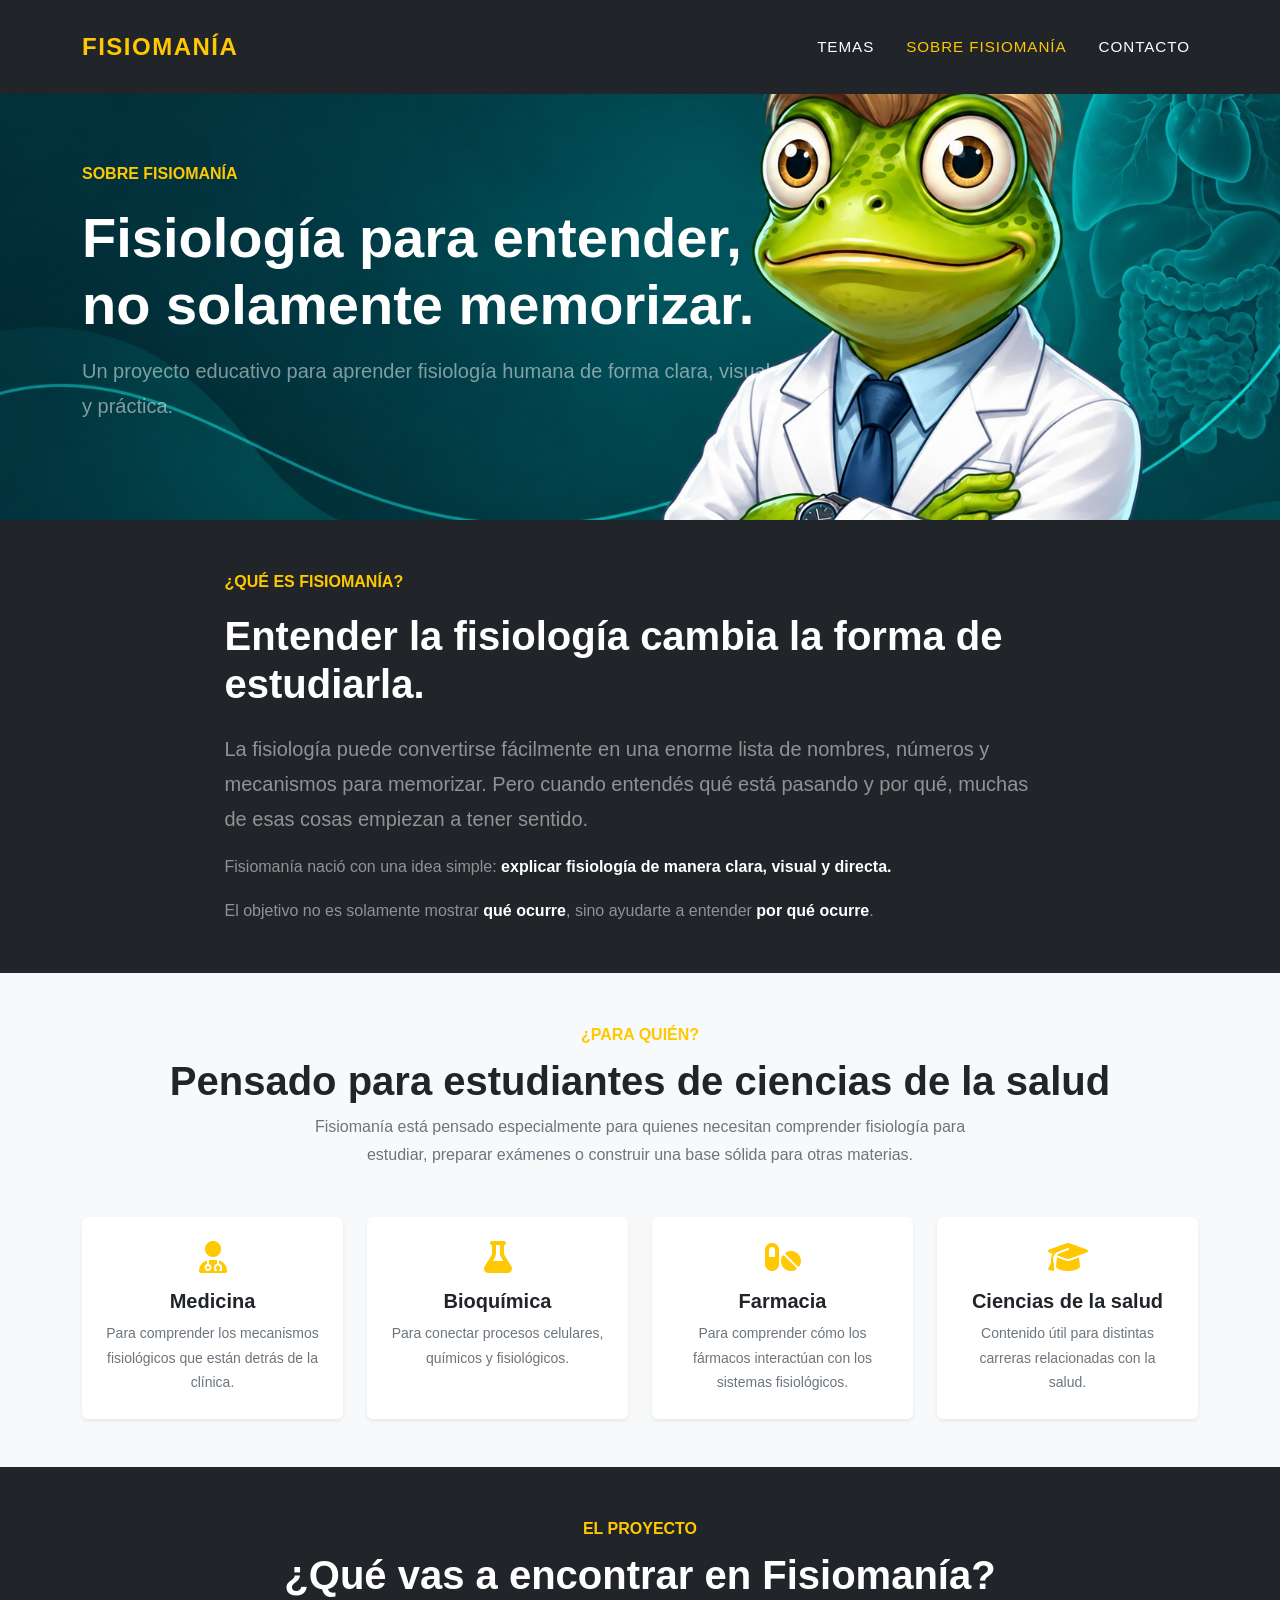
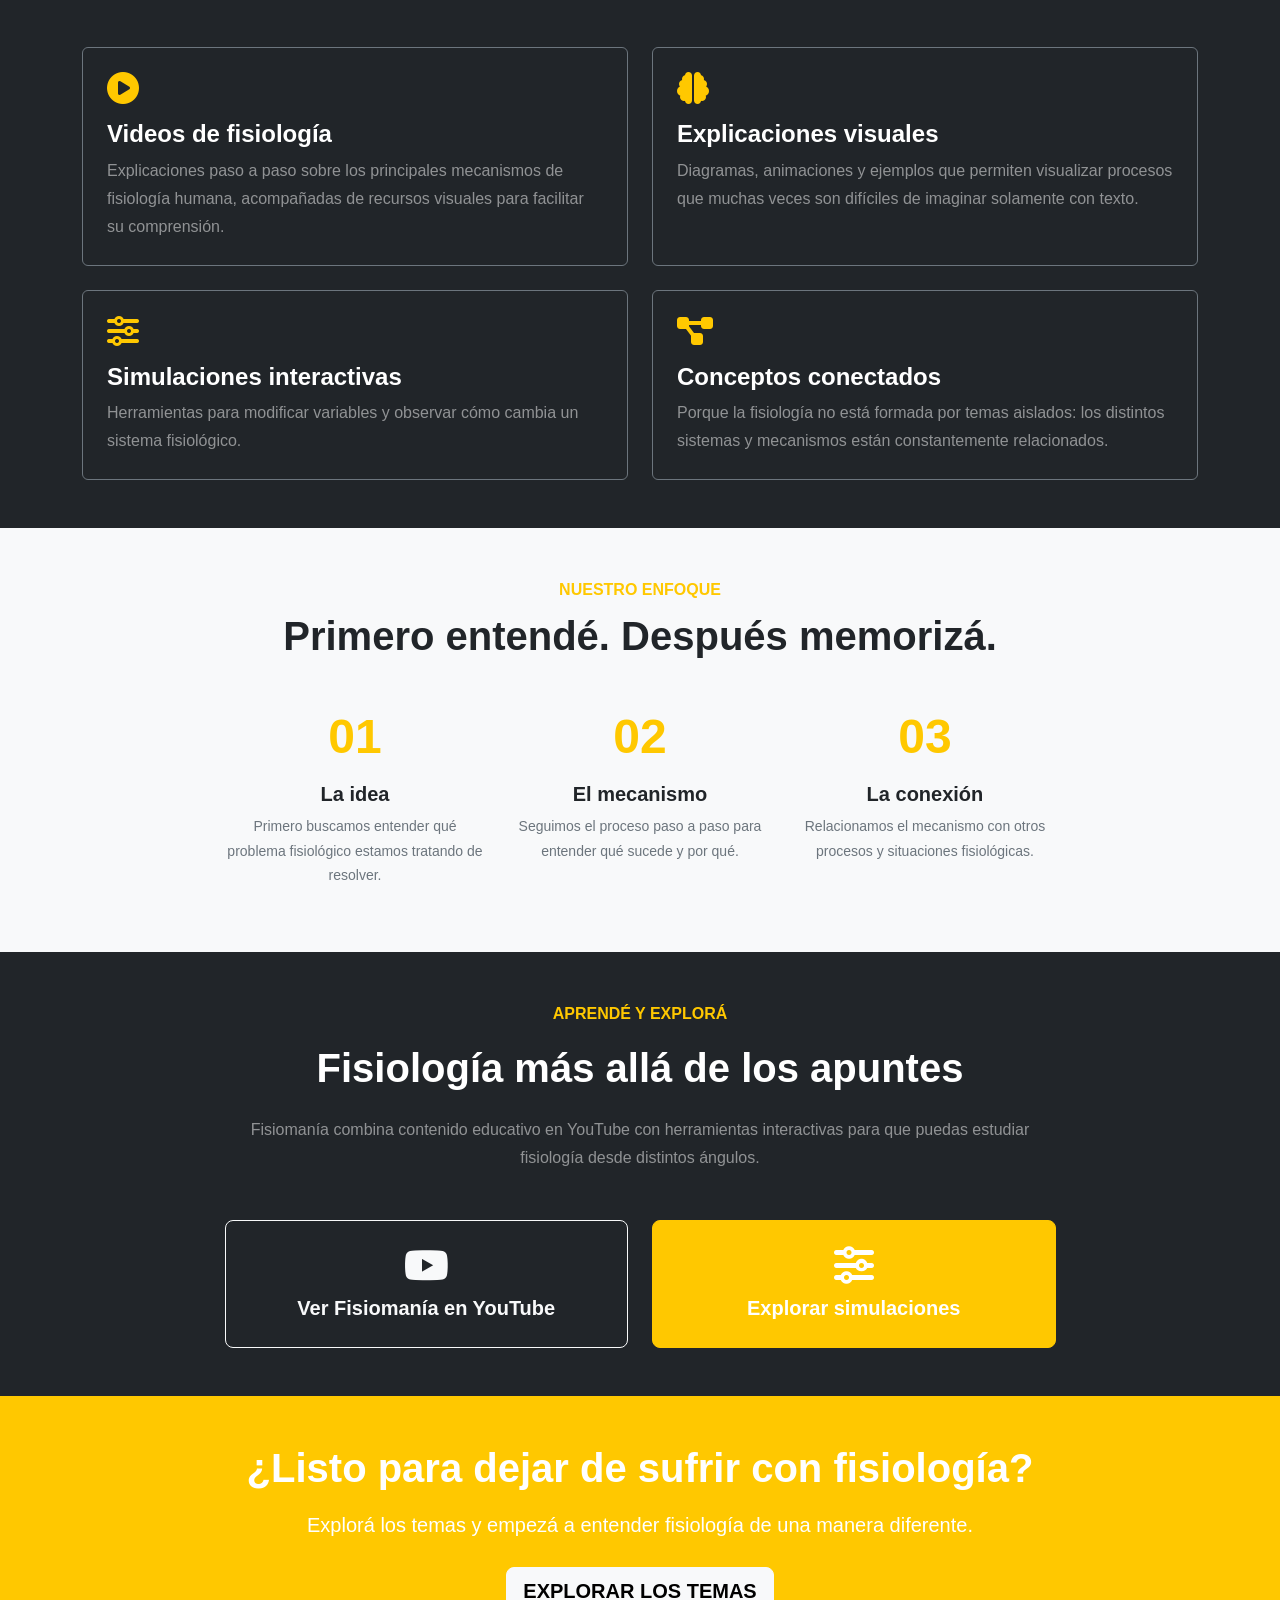
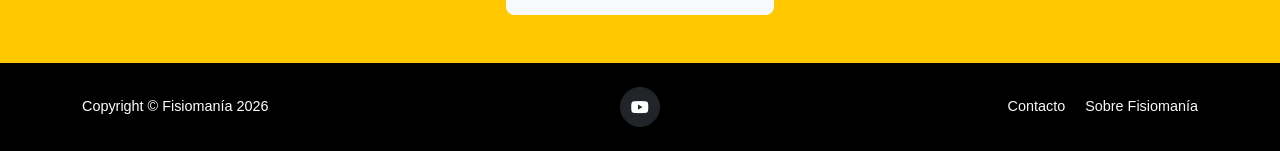
<file: sobre-fisiomania.html>
<!DOCTYPE html>
<html lang="es">
<head>

    <!-- Google tag (gtag.js) -->
    <script async src="https://www.googletagmanager.com/gtag/js?id=G-X6X1NQJZHP"></script>
    <script>
        window.dataLayer = window.dataLayer || [];
        function gtag(){dataLayer.push(arguments);}
        gtag('js', new Date());
        gtag('config', 'G-X6X1NQJZHP');
    </script>

    <meta charset="UTF-8">
    <meta name="viewport" content="width=device-width, initial-scale=1.0">

    <meta name="description"
          content="Conocé Fisiomanía, un proyecto educativo de fisiología humana creado para estudiantes de medicina y ciencias de la salud. Videos, explicaciones visuales y simulaciones interactivas.">

    <meta name="keywords"
          content="Fisiomanía, Fisio Manía, fisiología humana, fisiología fácil, fisiología para medicina, estudiantes de medicina, fisiología UBA, fisiología renal, fisiología respiratoria">

    <meta name="author" content="Dra. Valeria Rivarola">

    <title>Sobre Fisiomanía | Fisiología Humana Explicada Fácil</title>

    <link rel="canonical"
          href="https://fisiomania.com.ar/sobre-fisiomania.html">

    <link rel="icon" type="image/x-icon" href="assets/favicon.ico">

    <!-- Font Awesome -->
    <link rel="stylesheet"
          href="https://cdnjs.cloudflare.com/ajax/libs/font-awesome/6.4.0/css/all.min.css">

    <!-- CSS principal -->
    <link rel="stylesheet" href="css/styles.css">

    <!-- Open Graph -->
    <meta property="og:type" content="website">

    <meta property="og:title"
          content="Sobre Fisiomanía | Fisiología Humana Explicada Fácil">

    <meta property="og:description"
          content="Conocé Fisiomanía: fisiología humana explicada de forma clara, visual y práctica para estudiantes de ciencias de la salud.">

    <meta property="og:url"
          content="https://fisiomania.com.ar/sobre-fisiomania.html">

    <meta property="og:image"
          content="https://fisiomania.com.ar/assets/img/logo%20rana%20sin%20fondo.png">

    <meta property="og:locale" content="es_ES">

    <!-- Twitter -->
    <meta name="twitter:card" content="summary_large_image">

    <meta name="twitter:title"
          content="Sobre Fisiomanía | Fisiología Humana Explicada Fácil">

    <meta name="twitter:description"
          content="Videos, explicaciones visuales y simulaciones para aprender fisiología humana.">

    <meta name="twitter:image"
          content="https://fisiomania.com.ar/assets/img/logo%20rana%20sin%20fondo.png">


    <!-- Datos estructurados -->
    <script type="application/ld+json">
    {
      "@context": "https://schema.org",
      "@type": "EducationalOrganization",
      "name": "Fisiomanía",
      "alternateName": "Fisio Manía",
      "url": "https://fisiomania.com.ar/index.html",
      "description": "Proyecto educativo dedicado a la enseñanza de fisiología humana mediante videos, explicaciones visuales y simulaciones interactivas.",
      "founder": {
        "@type": "Person",
        "name": "Dra. Valeria Rivarola"
      },
      "sameAs": [
        "https://www.youtube.com/channel/UCHf85J5ad4OTphK9Aykw3cg"
      ]
    }
    </script>

</head>


<body id="page-top">


    <!-- ==============================
         NAVEGACIÓN
    =============================== -->

    <nav class="navbar navbar-expand-lg navbar-dark bg-dark fixed-top"
         id="mainNav">

        <div class="container">

            <a class="navbar-brand text-uppercase font-weight-bold"
               href="index.html">
                Fisiomanía
            </a>

            <button class="navbar-toggler"
                    type="button"
                    data-bs-toggle="collapse"
                    data-bs-target="#navbarResponsive"
                    aria-controls="navbarResponsive"
                    aria-expanded="false"
                    aria-label="Menú">

                Menú
                <i class="fas fa-bars ms-1"></i>

            </button>


            <div class="collapse navbar-collapse"
                 id="navbarResponsive">

                <ul class="navbar-nav text-uppercase ms-auto py-4 py-lg-0">

                    <li class="nav-item">
                        <a class="nav-link"
                           href="index.html#temas">
                            Temas
                        </a>
                    </li>

                    <li class="nav-item">
                        <a class="nav-link active"
                           href="sobre-fisiomania.html">
                            Sobre Fisiomanía
                        </a>
                    </li>

                    <li class="nav-item">
                        <a class="nav-link"
                           href="mailto:mariv@fmed.uba.ar">
                            Contacto
                        </a>
                    </li>

                </ul>

            </div>

        </div>

    </nav>



    <!-- ==============================
         CABECERA
    =============================== -->

    <header class="masthead text-white"
            style="padding-top: 10rem; padding-bottom: 6rem; background-color: #212529;">

        <div class="container">

            <div class="row align-items-center">

                <div class="col-lg-8">

                    <p class="text-uppercase text-primary fw-bold mb-3">
                        SOBRE FISIOMANÍA
                    </p>

                    <h1 class="display-4 fw-bold mb-3">
                        Fisiología para entender,<br>
                        no solamente memorizar.
                    </h1>

                    <p class="lead text-white-50 mb-0"
                       style="max-width: 700px;">

                        Un proyecto educativo para aprender fisiología humana
                        de forma clara, visual y práctica.

                    </p>

                

            </div>

        </div>

    </header>



    <!-- ==============================
         QUÉ ES FISIOMANÍA
    =============================== -->

    <section class="page-section bg-dark text-white py-5">

        <div class="container">

            <div class="row justify-content-center">

                <div class="col-lg-9">

                    <p class="text-uppercase text-primary fw-bold">
                        ¿QUÉ ES FISIOMANÍA?
                    </p>

                    <h2 class="display-6 fw-bold mb-4">
                        Entender la fisiología cambia la forma de estudiarla.
                    </h2>

                    <p class="lead text-white-50">
                        La fisiología puede convertirse fácilmente en una enorme
                        lista de nombres, números y mecanismos para memorizar.
                        Pero cuando entendés qué está pasando y por qué,
                        muchas de esas cosas empiezan a tener sentido.
                    </p>

                    <p class="text-white-50">
                        Fisiomanía nació con una idea simple:
                        <strong class="text-white">
                            explicar fisiología de manera clara, visual y directa.
                        </strong>
                    </p>

                    <p class="text-white-50 mb-0">
                        El objetivo no es solamente mostrar
                        <strong class="text-white">qué ocurre</strong>,
                        sino ayudarte a entender
                        <strong class="text-white">por qué ocurre</strong>.
                    </p>

                </div>

            </div>

        </div>

    </section>



    <!-- ==============================
         PARA QUIÉN
    =============================== -->

    <section class="page-section bg-light py-5">

        <div class="container">

            <div class="text-center mb-5">

                <p class="text-uppercase text-primary fw-bold mb-2">
                    ¿PARA QUIÉN?
                </p>

                <h2 class="display-6 fw-bold">
                    Pensado para estudiantes de ciencias de la salud
                </h2>

                <p class="text-muted mx-auto"
                   style="max-width: 700px;">

                    Fisiomanía está pensado especialmente para quienes
                    necesitan comprender fisiología para estudiar,
                    preparar exámenes o construir una base sólida
                    para otras materias.

                </p>

            </div>


            <div class="row g-4">

                <div class="col-md-6 col-lg-3">

                    <div class="card h-100 border-0 shadow-sm">

                        <div class="card-body text-center p-4">

                            <i class="fas fa-user-md fa-2x text-primary mb-3"></i>

                            <h3 class="h5 fw-bold">
                                Medicina
                            </h3>

                            <p class="text-muted small mb-0">
                                Para comprender los mecanismos fisiológicos
                                que están detrás de la clínica.
                            </p>

                        </div>

                    </div>

                </div>


                <div class="col-md-6 col-lg-3">

                    <div class="card h-100 border-0 shadow-sm">

                        <div class="card-body text-center p-4">

                            <i class="fas fa-flask fa-2x text-primary mb-3"></i>

                            <h3 class="h5 fw-bold">
                                Bioquímica
                            </h3>

                            <p class="text-muted small mb-0">
                                Para conectar procesos celulares,
                                químicos y fisiológicos.
                            </p>

                        </div>

                    </div>

                </div>


                <div class="col-md-6 col-lg-3">

                    <div class="card h-100 border-0 shadow-sm">

                        <div class="card-body text-center p-4">

                            <i class="fas fa-pills fa-2x text-primary mb-3"></i>

                            <h3 class="h5 fw-bold">
                                Farmacia
                            </h3>

                            <p class="text-muted small mb-0">
                                Para comprender cómo los fármacos
                                interactúan con los sistemas fisiológicos.
                            </p>

                        </div>

                    </div>

                </div>


                <div class="col-md-6 col-lg-3">

                    <div class="card h-100 border-0 shadow-sm">

                        <div class="card-body text-center p-4">

                            <i class="fas fa-graduation-cap fa-2x text-primary mb-3"></i>

                            <h3 class="h5 fw-bold">
                                Ciencias de la salud
                            </h3>

                            <p class="text-muted small mb-0">
                                Contenido útil para distintas carreras
                                relacionadas con la salud.
                            </p>

                        </div>

                    </div>

                </div>

            </div>

        </div>

    </section>



    <!-- ==============================
         QUÉ ENCONTRÁS
    =============================== -->

    <section class="page-section bg-dark text-white py-5">

        <div class="container">

            <div class="text-center mb-5">

                <p class="text-uppercase text-primary fw-bold mb-2">
                    EL PROYECTO
                </p>

                <h2 class="display-6 fw-bold">
                    ¿Qué vas a encontrar en Fisiomanía?
                </h2>

            </div>


            <div class="row g-4">

                <div class="col-md-6">

                    <div class="p-4 h-100 border border-secondary rounded">

                        <i class="fas fa-play-circle fa-2x text-primary mb-3"></i>

                        <h3 class="h4 fw-bold">
                            Videos de fisiología
                        </h3>

                        <p class="text-white-50 mb-0">
                            Explicaciones paso a paso sobre los principales
                            mecanismos de fisiología humana, acompañadas
                            de recursos visuales para facilitar su comprensión.
                        </p>

                    </div>

                </div>


                <div class="col-md-6">

                    <div class="p-4 h-100 border border-secondary rounded">

                        <i class="fas fa-brain fa-2x text-primary mb-3"></i>

                        <h3 class="h4 fw-bold">
                            Explicaciones visuales
                        </h3>

                        <p class="text-white-50 mb-0">
                            Diagramas, animaciones y ejemplos que permiten
                            visualizar procesos que muchas veces son difíciles
                            de imaginar solamente con texto.
                        </p>

                    </div>

                </div>


                <div class="col-md-6">

                    <div class="p-4 h-100 border border-secondary rounded">

                        <i class="fas fa-sliders-h fa-2x text-primary mb-3"></i>

                        <h3 class="h4 fw-bold">
                            Simulaciones interactivas
                        </h3>

                        <p class="text-white-50 mb-0">
                            Herramientas para modificar variables y observar
                            cómo cambia un sistema fisiológico.
                        </p>

                    </div>

                </div>


                <div class="col-md-6">

                    <div class="p-4 h-100 border border-secondary rounded">

                        <i class="fas fa-project-diagram fa-2x text-primary mb-3"></i>

                        <h3 class="h4 fw-bold">
                            Conceptos conectados
                        </h3>

                        <p class="text-white-50 mb-0">
                            Porque la fisiología no está formada por temas
                            aislados: los distintos sistemas y mecanismos
                            están constantemente relacionados.
                        </p>

                    </div>

                </div>

            </div>

        </div>

    </section>



    <!-- ==============================
         MÉTODO
    =============================== -->

    <section class="page-section bg-light py-5">

        <div class="container">

            <div class="row justify-content-center">

                <div class="col-lg-9">

                    <div class="text-center mb-5">

                        <p class="text-uppercase text-primary fw-bold mb-2">
                            NUESTRO ENFOQUE
                        </p>

                        <h2 class="display-6 fw-bold">
                            Primero entendé. Después memorizá.
                        </h2>

                    </div>


                    <div class="row g-4">

                        <div class="col-md-4">

                            <div class="text-center">

                                <div class="display-5 fw-bold text-primary mb-3">
                                    01
                                </div>

                                <h3 class="h5 fw-bold">
                                    La idea
                                </h3>

                                <p class="text-muted small">
                                    Primero buscamos entender qué problema
                                    fisiológico estamos tratando de resolver.
                                </p>

                            </div>

                        </div>


                        <div class="col-md-4">

                            <div class="text-center">

                                <div class="display-5 fw-bold text-primary mb-3">
                                    02
                                </div>

                                <h3 class="h5 fw-bold">
                                    El mecanismo
                                </h3>

                                <p class="text-muted small">
                                    Seguimos el proceso paso a paso para
                                    entender qué sucede y por qué.
                                </p>

                            </div>

                        </div>


                        <div class="col-md-4">

                            <div class="text-center">

                                <div class="display-5 fw-bold text-primary mb-3">
                                    03
                                </div>

                                <h3 class="h5 fw-bold">
                                    La conexión
                                </h3>

                                <p class="text-muted small">
                                    Relacionamos el mecanismo con otros
                                    procesos y situaciones fisiológicas.
                                </p>

                            </div>

                        </div>

                    </div>

                </div>

            </div>

        </div>

    </section>



    <!-- ==============================
         YOUTUBE + SIMULACIONES
    =============================== -->

    <section class="page-section bg-dark text-white py-5">

        <div class="container">

            <div class="row justify-content-center">

                <div class="col-lg-9 text-center">

                    <p class="text-uppercase text-primary fw-bold">
                        APRENDÉ Y EXPLORÁ
                    </p>

                    <h2 class="display-6 fw-bold mb-4">
                        Fisiología más allá de los apuntes
                    </h2>

                    <p class="text-white-50 mb-5">
                        Fisiomanía combina contenido educativo en YouTube
                        con herramientas interactivas para que puedas estudiar
                        fisiología desde distintos ángulos.
                    </p>


                    <div class="row g-4">

                        <div class="col-md-6">

                            <a href="https://www.youtube.com/channel/UCHf85J5ad4OTphK9Aykw3cg"
                               target="_blank"
                               rel="noopener"
                               class="btn btn-outline-light btn-lg w-100 py-4">

                                <i class="fab fa-youtube fa-2x d-block mb-2"></i>

                                <span class="fw-bold">
                                    Ver Fisiomanía en YouTube
                                </span>

                            </a>

                        </div>


                        <div class="col-md-6">

                            <a href="simulaciones.html"
                               class="btn btn-primary btn-lg w-100 py-4">

                                <i class="fas fa-sliders-h fa-2x d-block mb-2"></i>

                                <span class="fw-bold">
                                    Explorar simulaciones
                                </span>

                            </a>

                        </div>

                    </div>

                </div>

            </div>

        </div>

    </section>



    <!-- ==============================
         CTA FINAL
    =============================== -->

    <section class="page-section bg-primary text-white py-5">

        <div class="container text-center">

            <h2 class="display-6 fw-bold mb-3">
                ¿Listo para dejar de sufrir con fisiología?
            </h2>

            <p class="lead mb-4">
                Explorá los temas y empezá a entender fisiología
                de una manera diferente.
            </p>

            <a href="index.html#temas"
               class="btn btn-light btn-lg text-uppercase fw-bold">

                Explorar los temas

            </a>

        </div>

    </section>



    <!-- ==============================
         FOOTER
    =============================== -->

    <footer class="footer py-4 bg-black text-white">

        <div class="container">

            <div class="row align-items-center">

                <div class="col-lg-4 text-lg-start">
                    Copyright &copy; Fisiomanía 2026
                </div>

                <div class="col-lg-4 my-3 my-lg-0 text-center">

                    <a class="btn btn-dark btn-social mx-2"
                       href="https://www.youtube.com/channel/UCHf85J5ad4OTphK9Aykw3cg"
                       target="_blank"
                       rel="noopener"
                       aria-label="YouTube">

                        <i class="fab fa-youtube"></i>

                    </a>

                </div>

                <div class="col-lg-4 text-lg-end">

                    <a class="link-light text-decoration-none me-3"
                       href="mailto:mariv@fmed.uba.ar">
                        Contacto
                    </a>

                    <a class="link-light text-decoration-none"
                       href="sobre-fisiomania.html">
                        Sobre Fisiomanía
                    </a>

                </div>

            </div>

        </div>

    </footer>



    <!-- Bootstrap -->
    <script src="https://cdn.jsdelivr.net/npm/bootstrap@5.2.3/dist/js/bootstrap.bundle.min.js"></script>

    <!-- Scripts -->
    <script src="js/scripts.js"></script>

</body>
</html>
</file>
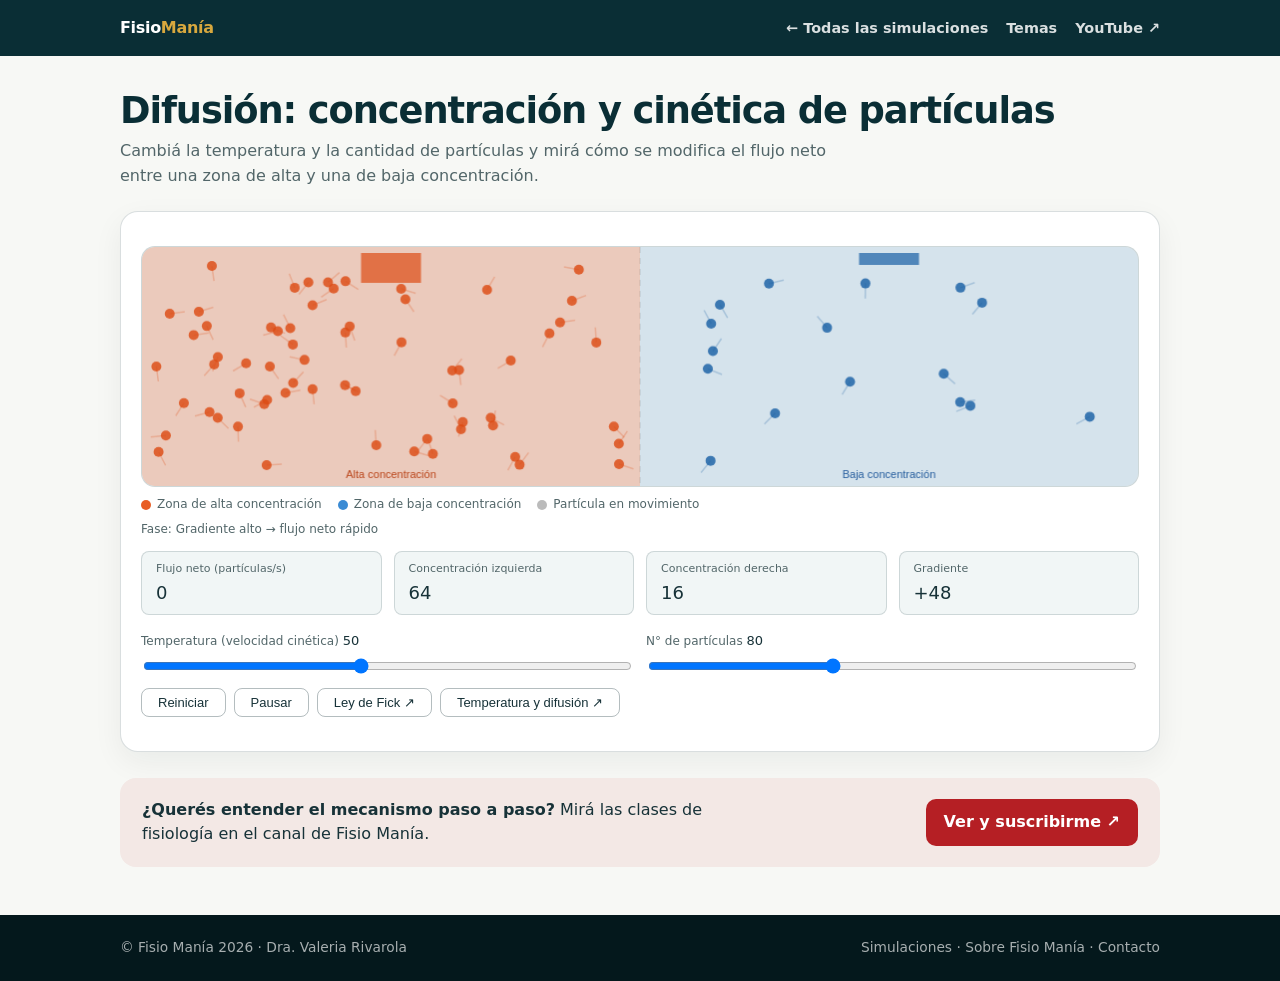
<file: simulaciones/difusion_concentracion_cinetica.html>
<!DOCTYPE html>
<html lang="es-AR">
<head>
<!-- Google tag (gtag.js) -->
<script async src="https://www.googletagmanager.com/gtag/js?id=G-X6X1NQJZHP"></script>
<script>
  window.dataLayer = window.dataLayer || [];
  function gtag(){dataLayer.push(arguments);}
  gtag('js', new Date());
  gtag('config', 'G-X6X1NQJZHP');
</script>
<meta charset="utf-8">
<meta name="viewport" content="width=device-width, initial-scale=1">
<title>Difusión y cinética de partículas: simulación interactiva | Fisio Manía</title>
<meta name="description" content="Simulación interactiva de difusión: cambiá la temperatura y el número de partículas y observá cómo el gradiente de concentración determina el flujo neto.">
<meta name="author" content="Dra. Valeria Rivarola">
<meta name="robots" content="index, follow">
<link rel="canonical" href="https://fisiomania.com.ar/simulaciones/difusion_concentracion_cinetica.html">
<link rel="icon" type="image/x-icon" href="../assets/favicon.ico">
<meta property="og:type" content="website">
<meta property="og:locale" content="es_AR">
<meta property="og:site_name" content="Fisio Manía">
<meta property="og:title" content="Difusión y cinética de partículas: simulación interactiva | Fisio Manía">
<meta property="og:description" content="Simulación interactiva de difusión: cambiá la temperatura y el número de partículas y observá cómo el gradiente de concentración determina el flujo neto.">
<meta property="og:url" content="https://fisiomania.com.ar/simulaciones/difusion_concentracion_cinetica.html">
<meta property="og:image" content="https://fisiomania.com.ar/assets/img/simulaciones/Fick%201.png">
<meta name="twitter:card" content="summary_large_image">
<meta name="twitter:title" content="Difusión y cinética de partículas: simulación interactiva | Fisio Manía">
<meta name="twitter:description" content="Simulación interactiva de difusión: cambiá la temperatura y el número de partículas y observá cómo el gradiente de concentración determina el flujo neto.">
<meta name="twitter:image" content="https://fisiomania.com.ar/assets/img/simulaciones/Fick%201.png">
<script type="application/ld+json">
{
  "@context": "https://schema.org",
  "@type": "LearningResource",
  "name": "Difusión y cinética de partículas: simulación interactiva",
  "description": "Simulación interactiva de difusión: cambiá la temperatura y el número de partículas y observá cómo el gradiente de concentración determina el flujo neto.",
  "url": "https://fisiomania.com.ar/simulaciones/difusion_concentracion_cinetica.html",
  "inLanguage": "es-AR",
  "learningResourceType": "Simulación interactiva",
  "educationalLevel": "Universitario",
  "author": {
    "@type": "Person",
    "name": "Dra. Valeria Rivarola"
  },
  "isPartOf": {
    "@type": "WebSite",
    "name": "Fisio Manía",
    "url": "https://fisiomania.com.ar/"
  }
}
</script>
<style>
:root{
  color-scheme: light;
  --font-sans: Inter, ui-sans-serif, system-ui, -apple-system, "Segoe UI", Roboto, sans-serif;
  --font-mono: ui-monospace, SFMono-Regular, Menlo, Consolas, monospace;
  --border-radius-md: 8px;
  --border-radius-lg: 14px;
  --color-background-primary: #ffffff;
  --color-background-secondary: #f1f6f6;
  --color-background-info: #e3f1f2;
  --color-text-primary: #173238;
  --color-text-secondary: #526669;
  --color-text-info: #10434b;
  --color-border-secondary: rgba(23,50,56,.32);
  --color-border-tertiary: rgba(23,50,56,.16);
  --color-border-info: #17616a;
  --teal-900:#0a2e35; --teal-700:#17616a; --accent:#d8a83e; --cream:#f7f8f5;
}
*{box-sizing:border-box}
html{scroll-behavior:smooth}
body{margin:0;background:var(--cream);color:var(--color-text-primary);font-family:var(--font-sans);line-height:1.55}
a{color:inherit}
.sr-only{position:absolute;width:1px;height:1px;padding:0;margin:-1px;overflow:hidden;clip:rect(0,0,0,0);white-space:nowrap;border:0}
.fm-bar{background:var(--teal-900);color:#fff}
.fm-bar-in{width:min(1040px,calc(100% - 32px));margin:0 auto;min-height:56px;display:flex;align-items:center;justify-content:space-between;gap:16px;flex-wrap:wrap}
.fm-brand{font-weight:800;letter-spacing:-.02em;text-decoration:none}
.fm-brand span{color:var(--accent)}
.fm-nav{display:flex;gap:18px;font-size:.9rem;font-weight:600;flex-wrap:wrap}
.fm-nav a{text-decoration:none;color:rgba(255,255,255,.85)}
.fm-nav a:hover{color:#fff}
.fm-main{width:min(1040px,calc(100% - 32px));margin:0 auto;padding:34px 0 48px}
.fm-main h1{margin:0 0 8px;font-size:clamp(1.6rem,4vw,2.3rem);line-height:1.12;letter-spacing:-.03em;color:var(--teal-900)}
.fm-intro{margin:0 0 22px;max-width:720px;color:var(--color-text-secondary)}
.fm-sim{background:#fff;border:1px solid var(--color-border-tertiary);border-radius:18px;padding:18px 20px;box-shadow:0 10px 30px rgba(6,31,36,.06)}
.fm-more{margin-top:26px;padding:20px 22px;border-radius:16px;background:#f3e8e5;display:flex;gap:16px;align-items:center;justify-content:space-between;flex-wrap:wrap}
.fm-more p{margin:0;max-width:600px}
.fm-btn{display:inline-block;padding:11px 18px;border-radius:10px;background:#b51f24;color:#fff;font-weight:800;text-decoration:none}
.fm-foot{background:#04181c;color:rgba(255,255,255,.65);font-size:.86rem;padding:22px 0}
.fm-foot-in{width:min(1040px,calc(100% - 32px));margin:0 auto;display:flex;justify-content:space-between;gap:12px;flex-wrap:wrap}
.fm-foot a{text-decoration:none}.fm-foot a:hover{color:#fff}
#fm-think{position:fixed;left:50%;bottom:18px;transform:translateX(-50%);width:min(560px,calc(100% - 28px));background:#0a2e35;color:#fff;border-radius:14px;padding:16px 18px;box-shadow:0 14px 40px rgba(0,0,0,.3);display:none;z-index:50;font-size:.95rem}
#fm-think strong{color:#f4d98f;display:block;font-size:.72rem;letter-spacing:.1em;text-transform:uppercase;margin-bottom:6px}
#fm-think a{color:#f4d98f}
#fm-think button{position:absolute;top:8px;right:10px;background:none;border:0;color:#fff;font-size:1.2rem;cursor:pointer}
</style>
<script>
// Las preguntas de los botones "↗" se muestran como consigna para pensar y discutir.
window.sendPrompt = function (text) {
  var box = document.getElementById('fm-think');
  if (!box) return;
  box.querySelector('p').textContent = text;
  box.style.display = 'block';
};
</script>
</head>
<body>
<header class="fm-bar">
  <div class="fm-bar-in">
    <a class="fm-brand" href="../index.html">Fisio<span>Manía</span></a>
    <nav class="fm-nav" aria-label="Navegación">
      <a href="../simulaciones.html">← Todas las simulaciones</a>
      <a href="../index.html#temas">Temas</a>
      <a href="https://www.youtube.com/@fisiomania1" target="_blank" rel="noopener">YouTube ↗</a>
    </nav>
  </div>
</header>
<main class="fm-main">
  <h1>Difusión: concentración y cinética de partículas</h1>
  <p class="fm-intro">Cambiá la temperatura y la cantidad de partículas y mirá cómo se modifica el flujo neto entre una zona de alta y una de baja concentración.</p>
  <div class="fm-sim">
<style>
  * { box-sizing: border-box; }
  .sim-wrap { font-family: var(--font-sans); padding: 1rem 0; }
  canvas { display: block; border-radius: var(--border-radius-lg); border: 0.5px solid var(--color-border-tertiary); background: var(--color-background-secondary); width: 100%; }
  .controls { display: flex; flex-wrap: wrap; gap: 12px; margin-top: 1rem; align-items: center; }
  .ctrl-group { display: flex; flex-direction: column; gap: 4px; flex: 1; min-width: 140px; }
  .ctrl-label { font-size: 12px; color: var(--color-text-secondary); }
  .ctrl-val { font-size: 13px; font-weight: 500; color: var(--color-text-primary); }
  .stats-row { display: flex; gap: 12px; margin-top: 12px; }
  .stat-card { background: var(--color-background-secondary); border: 0.5px solid var(--color-border-tertiary); border-radius: var(--border-radius-md); padding: 8px 14px; flex: 1; }
  .stat-label { font-size: 11px; color: var(--color-text-secondary); }
  .stat-val { font-size: 18px; font-weight: 500; color: var(--color-text-primary); margin-top: 2px; }
  .btn-row { display: flex; gap: 8px; margin-top: 12px; }
  button { font-size: 13px; padding: 6px 16px; border-radius: var(--border-radius-md); border: 0.5px solid var(--color-border-secondary); background: transparent; color: var(--color-text-primary); cursor: pointer; }
  button:hover { background: var(--color-background-secondary); }
  button.active { background: var(--color-background-info); color: var(--color-text-info); border-color: var(--color-border-info); }
  .legend { display: flex; gap: 16px; margin-top: 8px; }
  .leg-item { display: flex; align-items: center; gap: 6px; font-size: 12px; color: var(--color-text-secondary); }
  .leg-dot { width: 10px; height: 10px; border-radius: 50%; }
  .phase-label { font-size: 12px; color: var(--color-text-secondary); margin-top: 6px; min-height: 18px; }
</style>
<h2 class="sr-only">Simulador interactivo de difusión: relación entre concentración y cinética de partículas</h2>
<div class="sim-wrap">
  <canvas id="c" height="240"></canvas>
  <div class="legend">
    <div class="leg-item"><div class="leg-dot" style="background:#E85D24"></div>Zona de alta concentración</div>
    <div class="leg-item"><div class="leg-dot" style="background:#3B8BD4"></div>Zona de baja concentración</div>
    <div class="leg-item"><div class="leg-dot" style="background:rgba(120,120,120,0.5)"></div>Partícula en movimiento</div>
  </div>
  <div class="phase-label" id="phase-label">Fase: Alta diferencia de concentración → flujo neto rápido</div>

  <div class="stats-row">
    <div class="stat-card">
      <div class="stat-label">Flujo neto (partículas/s)</div>
      <div class="stat-val" id="stat-flux">—</div>
    </div>
    <div class="stat-card">
      <div class="stat-label">Concentración izquierda</div>
      <div class="stat-val" id="stat-left">—</div>
    </div>
    <div class="stat-card">
      <div class="stat-label">Concentración derecha</div>
      <div class="stat-val" id="stat-right">—</div>
    </div>
    <div class="stat-card">
      <div class="stat-label">Gradiente</div>
      <div class="stat-val" id="stat-grad">—</div>
    </div>
  </div>

  <div class="controls">
    <div class="ctrl-group">
      <span class="ctrl-label">Temperatura (velocidad cinética) <span class="ctrl-val" id="val-temp">50</span></span>
      <input type="range" id="sl-temp" min="10" max="100" value="50">
    </div>
    <div class="ctrl-group">
      <span class="ctrl-label">N° de partículas <span class="ctrl-val" id="val-n">80</span></span>
      <input type="range" id="sl-n" min="20" max="180" value="80" step="10">
    </div>
  </div>

  <div class="btn-row">
    <button id="btn-reset" onclick="resetSim()">Reiniciar</button>
    <button id="btn-pause" onclick="togglePause()">Pausar</button>
    <button onclick="sendPrompt('¿Qué dice la ley de Fick sobre el flujo de difusión?')">Ley de Fick ↗</button>
    <button onclick="sendPrompt('¿Cómo afecta la temperatura a la difusión en gases vs líquidos?')">Temperatura y difusión ↗</button>
  </div>
</div>

<script>
const canvas = document.getElementById('c');
const ctx = canvas.getContext('2d');
const isDark = matchMedia('(prefers-color-scheme: dark)').matches;

let W, H, particles = [], paused = false, frame = 0;
let fluxHistory = [], lastCrossings = 0, crossingCount = 0;

function resize() {
  W = canvas.parentElement.offsetWidth;
  canvas.width = W;
  H = canvas.height = 240;
}

function getTemp() { return parseInt(document.getElementById('sl-temp').value); }
function getN()    { return parseInt(document.getElementById('sl-n').value); }

function makeParticle(xMin, xMax) {
  return {
    x: xMin + Math.random() * (xMax - xMin),
    y: 20 + Math.random() * (H - 40),
    vx: (Math.random() - 0.5),
    vy: (Math.random() - 0.5),
    r: 5,
    side: xMax <= W/2 ? 'L' : 'R'
  };
}

function resetSim() {
  const n = getN();
  particles = [];
  const nLeft = Math.round(n * 0.8);
  const nRight = n - nLeft;
  for (let i = 0; i < nLeft; i++) particles.push(makeParticle(10, W/2 - 10));
  for (let i = 0; i < nRight; i++) particles.push(makeParticle(W/2 + 10, W - 10));
  fluxHistory = [];
  crossingCount = 0;
  frame = 0;
}

function togglePause() {
  paused = !paused;
  document.getElementById('btn-pause').textContent = paused ? 'Reanudar' : 'Pausar';
  document.getElementById('btn-pause').classList.toggle('active', paused);
  if (!paused) loop();
}

function getColor(p, alpha) {
  const onLeft = p.x < W/2;
  if (isDark) return onLeft ? `rgba(232,93,36,${alpha})` : `rgba(59,139,212,${alpha})`;
  return onLeft ? `rgba(220,75,20,${alpha})` : `rgba(24,95,165,${alpha})`;
}

function draw() {
  ctx.clearRect(0, 0, W, H);

  const nLeft = particles.filter(p => p.x < W/2).length;
  const nRight = particles.length - nLeft;
  const leftConc = nLeft / (W/2 * H);
  const rightConc = nRight / (W/2 * H);
  const maxConc = particles.length / (W/2 * H);

  // background gradient zones
  const leftAlpha = 0.08 + 0.22 * (nLeft / particles.length);
  const rightAlpha = 0.08 + 0.22 * (nRight / particles.length);
  ctx.fillStyle = isDark ? `rgba(232,93,36,${leftAlpha})` : `rgba(220,75,20,${leftAlpha})`;
  ctx.beginPath(); ctx.roundRect(0, 0, W/2, H, [var_radius(), 0, 0, var_radius()]); ctx.fill();
  ctx.fillStyle = isDark ? `rgba(59,139,212,${rightAlpha})` : `rgba(24,95,165,${rightAlpha})`;
  ctx.beginPath(); ctx.roundRect(W/2, 0, W/2, H, [0, var_radius(), var_radius(), 0]); ctx.fill();

  // membrane line
  ctx.strokeStyle = isDark ? 'rgba(200,200,200,0.25)' : 'rgba(60,60,60,0.2)';
  ctx.lineWidth = 1; ctx.setLineDash([6, 5]);
  ctx.beginPath(); ctx.moveTo(W/2, 0); ctx.lineTo(W/2, H); ctx.stroke();
  ctx.setLineDash([]);

  // concentration bar charts (top)
  const barW = 60, barMaxH = 30;
  const lH = Math.min(barMaxH, barMaxH * nLeft / particles.length * 2);
  const rH = Math.min(barMaxH, barMaxH * nRight / particles.length * 2);
  ctx.fillStyle = isDark ? 'rgba(232,93,36,0.7)' : 'rgba(220,75,20,0.7)';
  ctx.fillRect(W/4 - barW/2, 6, barW, lH);
  ctx.fillStyle = isDark ? 'rgba(59,139,212,0.7)' : 'rgba(24,95,165,0.7)';
  ctx.fillRect(3*W/4 - barW/2, 6, barW, rH);

  // particles
  for (const p of particles) {
    const onLeft = p.x < W/2;
    ctx.beginPath();
    ctx.arc(p.x, p.y, p.r, 0, Math.PI * 2);
    ctx.fillStyle = onLeft
      ? (isDark ? 'rgba(232,93,36,0.85)' : 'rgba(220,75,20,0.82)')
      : (isDark ? 'rgba(59,139,212,0.85)' : 'rgba(24,95,165,0.82)');
    ctx.fill();
    // speed indicator (tail)
    const speed = Math.sqrt(p.vx*p.vx + p.vy*p.vy);
    ctx.strokeStyle = onLeft
      ? (isDark ? 'rgba(232,93,36,0.3)' : 'rgba(220,75,20,0.25)')
      : (isDark ? 'rgba(59,139,212,0.3)' : 'rgba(24,95,165,0.25)');
    ctx.lineWidth = 1.5;
    ctx.beginPath();
    ctx.moveTo(p.x, p.y);
    ctx.lineTo(p.x - p.vx * 4, p.y - p.vy * 4);
    ctx.stroke();
  }

  // labels
  ctx.font = '11px sans-serif';
  ctx.fillStyle = isDark ? 'rgba(232,93,36,0.9)' : 'rgba(180,55,10,0.9)';
  ctx.textAlign = 'center';
  ctx.fillText('Alta concentración', W/4, H - 8);
  ctx.fillStyle = isDark ? 'rgba(59,139,212,0.9)' : 'rgba(20,80,150,0.9)';
  ctx.fillText('Baja concentración', 3*W/4, H - 8);

  // stats
  document.getElementById('stat-left').textContent = nLeft;
  document.getElementById('stat-right').textContent = nRight;
  const grad = nLeft - nRight;
  document.getElementById('stat-grad').textContent = (grad > 0 ? '+' : '') + grad;

  // flux (rolling average of crossings per 60 frames)
  if (frame % 60 === 0 && frame > 0) {
    fluxHistory.push(crossingCount);
    if (fluxHistory.length > 5) fluxHistory.shift();
    crossingCount = 0;
  }
  const avgFlux = fluxHistory.length ? Math.round(fluxHistory.reduce((a,b)=>a+b,0)/fluxHistory.length) : 0;
  document.getElementById('stat-flux').textContent = avgFlux;

  // phase label
  const gradAbs = Math.abs(grad);
  let phase;
  if (gradAbs > particles.length * 0.3) phase = 'Gradiente alto → flujo neto rápido';
  else if (gradAbs > particles.length * 0.1) phase = 'Gradiente moderado → flujo neto medio';
  else if (gradAbs > particles.length * 0.03) phase = 'Casi equilibrio → flujo neto mínimo';
  else phase = 'Equilibrio dinámico: movimiento continuo, flujo neto ≈ 0';
  document.getElementById('phase-label').textContent = 'Fase: ' + phase;
}

function var_radius() { return 12; }

function update() {
  const temp = getTemp();
  const speed = 0.8 + temp * 0.06;
  for (const p of particles) {
    const prevX = p.x;
    // random walk scaled by temperature
    p.vx += (Math.random() - 0.5) * 0.6;
    p.vy += (Math.random() - 0.5) * 0.6;
    // normalize speed
    const mag = Math.sqrt(p.vx*p.vx + p.vy*p.vy);
    if (mag > 0) { p.vx = p.vx/mag * speed; p.vy = p.vy/mag * speed; }
    p.x += p.vx; p.y += p.vy;
    // walls
    if (p.x < p.r) { p.x = p.r; p.vx *= -1; }
    if (p.x > W - p.r) { p.x = W - p.r; p.vx *= -1; }
    if (p.y < p.r) { p.y = p.r; p.vy *= -1; }
    if (p.y > H - p.r) { p.y = H - p.r; p.vy *= -1; }
    // detect membrane crossing
    if ((prevX < W/2 && p.x >= W/2) || (prevX >= W/2 && p.x < W/2)) crossingCount++;
  }
}

function loop() {
  if (paused) return;
  frame++;
  update();
  draw();
  requestAnimationFrame(loop);
}

document.getElementById('sl-temp').addEventListener('input', function() {
  document.getElementById('val-temp').textContent = this.value;
});
document.getElementById('sl-n').addEventListener('input', function() {
  document.getElementById('val-n').textContent = this.value;
  resetSim();
});

resize();
resetSim();
loop();
window.addEventListener('resize', () => { resize(); resetSim(); });
</script>
  </div>
  <div class="fm-more">
    <p><strong>¿Querés entender el mecanismo paso a paso?</strong> Mirá las clases de fisiología en el canal de Fisio Manía.</p>
    <a class="fm-btn" href="https://www.youtube.com/@fisiomania1?sub_confirmation=1" target="_blank" rel="noopener">Ver y suscribirme ↗</a>
  </div>
</main>
<footer class="fm-foot">
  <div class="fm-foot-in">
    <div>© Fisio Manía 2026 · Dra. Valeria Rivarola</div>
    <div><a href="../simulaciones.html">Simulaciones</a> · <a href="../sobre-fisiomania.html">Sobre Fisio Manía</a> · <a href="mailto:mariv@fmed.uba.ar">Contacto</a></div>
  </div>
</footer>
<div id="fm-think" role="status" aria-live="polite">
  <button type="button" aria-label="Cerrar" onclick="this.parentNode.style.display='none'">×</button>
  <strong>Para pensar y discutir</strong>
  <p></p>
  <a href="https://www.youtube.com/@fisiomania1" target="_blank" rel="noopener">Buscá la explicación en el canal de YouTube →</a>
</div>
</body>
</html>
</file>
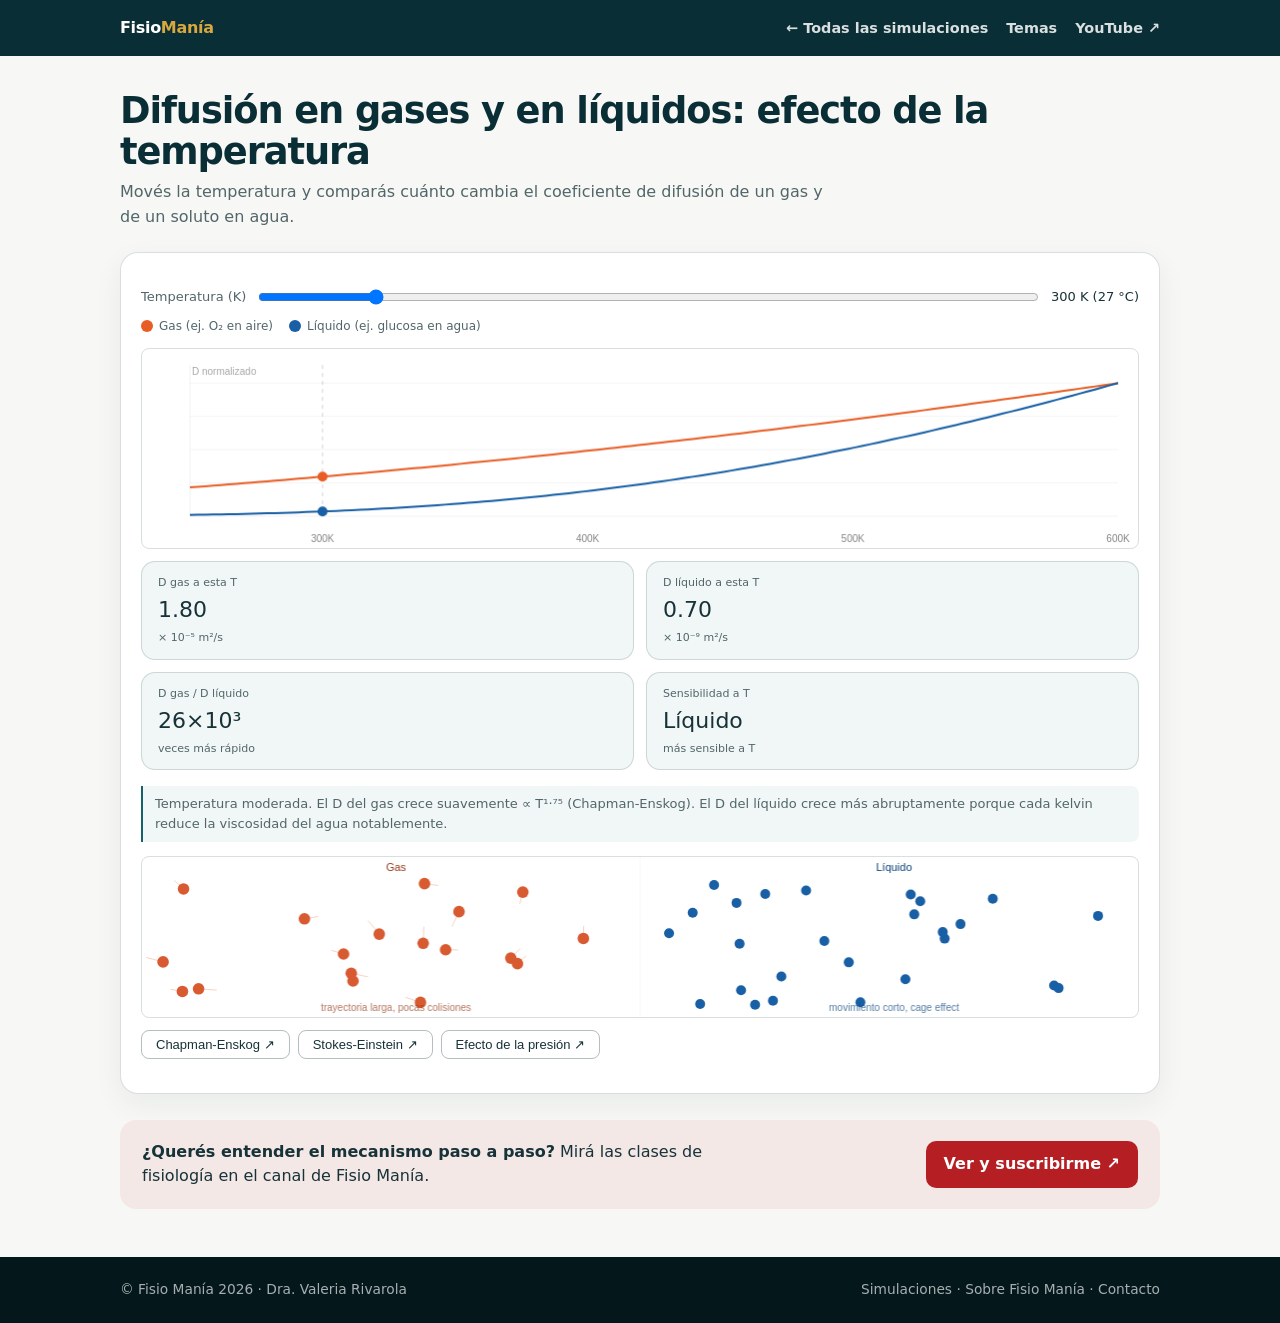
<file: simulaciones/difusion_gases_vs_liquidos_temperatura.html>
<!DOCTYPE html>
<html lang="es-AR">
<head>
<!-- Google tag (gtag.js) -->
<script async src="https://www.googletagmanager.com/gtag/js?id=G-X6X1NQJZHP"></script>
<script>
  window.dataLayer = window.dataLayer || [];
  function gtag(){dataLayer.push(arguments);}
  gtag('js', new Date());
  gtag('config', 'G-X6X1NQJZHP');
</script>
<meta charset="utf-8">
<meta name="viewport" content="width=device-width, initial-scale=1">
<title>Difusión en gases vs. líquidos según la temperatura | Fisio Manía</title>
<meta name="description" content="Comparador interactivo del coeficiente de difusión en gases y líquidos al variar la temperatura (Chapman-Enskog y Stokes-Einstein).">
<meta name="author" content="Dra. Valeria Rivarola">
<meta name="robots" content="index, follow">
<link rel="canonical" href="https://fisiomania.com.ar/simulaciones/difusion_gases_vs_liquidos_temperatura.html">
<link rel="icon" type="image/x-icon" href="../assets/favicon.ico">
<meta property="og:type" content="website">
<meta property="og:locale" content="es_AR">
<meta property="og:site_name" content="Fisio Manía">
<meta property="og:title" content="Difusión en gases vs. líquidos según la temperatura | Fisio Manía">
<meta property="og:description" content="Comparador interactivo del coeficiente de difusión en gases y líquidos al variar la temperatura (Chapman-Enskog y Stokes-Einstein).">
<meta property="og:url" content="https://fisiomania.com.ar/simulaciones/difusion_gases_vs_liquidos_temperatura.html">
<meta property="og:image" content="https://fisiomania.com.ar/assets/img/simulaciones/Fick%202.png">
<meta name="twitter:card" content="summary_large_image">
<meta name="twitter:title" content="Difusión en gases vs. líquidos según la temperatura | Fisio Manía">
<meta name="twitter:description" content="Comparador interactivo del coeficiente de difusión en gases y líquidos al variar la temperatura (Chapman-Enskog y Stokes-Einstein).">
<meta name="twitter:image" content="https://fisiomania.com.ar/assets/img/simulaciones/Fick%202.png">
<script type="application/ld+json">
{
  "@context": "https://schema.org",
  "@type": "LearningResource",
  "name": "Difusión en gases vs. líquidos según la temperatura",
  "description": "Comparador interactivo del coeficiente de difusión en gases y líquidos al variar la temperatura (Chapman-Enskog y Stokes-Einstein).",
  "url": "https://fisiomania.com.ar/simulaciones/difusion_gases_vs_liquidos_temperatura.html",
  "inLanguage": "es-AR",
  "learningResourceType": "Simulación interactiva",
  "educationalLevel": "Universitario",
  "author": {
    "@type": "Person",
    "name": "Dra. Valeria Rivarola"
  },
  "isPartOf": {
    "@type": "WebSite",
    "name": "Fisio Manía",
    "url": "https://fisiomania.com.ar/"
  }
}
</script>
<style>
:root{
  color-scheme: light;
  --font-sans: Inter, ui-sans-serif, system-ui, -apple-system, "Segoe UI", Roboto, sans-serif;
  --font-mono: ui-monospace, SFMono-Regular, Menlo, Consolas, monospace;
  --border-radius-md: 8px;
  --border-radius-lg: 14px;
  --color-background-primary: #ffffff;
  --color-background-secondary: #f1f6f6;
  --color-background-info: #e3f1f2;
  --color-text-primary: #173238;
  --color-text-secondary: #526669;
  --color-text-info: #10434b;
  --color-border-secondary: rgba(23,50,56,.32);
  --color-border-tertiary: rgba(23,50,56,.16);
  --color-border-info: #17616a;
  --teal-900:#0a2e35; --teal-700:#17616a; --accent:#d8a83e; --cream:#f7f8f5;
}
*{box-sizing:border-box}
html{scroll-behavior:smooth}
body{margin:0;background:var(--cream);color:var(--color-text-primary);font-family:var(--font-sans);line-height:1.55}
a{color:inherit}
.sr-only{position:absolute;width:1px;height:1px;padding:0;margin:-1px;overflow:hidden;clip:rect(0,0,0,0);white-space:nowrap;border:0}
.fm-bar{background:var(--teal-900);color:#fff}
.fm-bar-in{width:min(1040px,calc(100% - 32px));margin:0 auto;min-height:56px;display:flex;align-items:center;justify-content:space-between;gap:16px;flex-wrap:wrap}
.fm-brand{font-weight:800;letter-spacing:-.02em;text-decoration:none}
.fm-brand span{color:var(--accent)}
.fm-nav{display:flex;gap:18px;font-size:.9rem;font-weight:600;flex-wrap:wrap}
.fm-nav a{text-decoration:none;color:rgba(255,255,255,.85)}
.fm-nav a:hover{color:#fff}
.fm-main{width:min(1040px,calc(100% - 32px));margin:0 auto;padding:34px 0 48px}
.fm-main h1{margin:0 0 8px;font-size:clamp(1.6rem,4vw,2.3rem);line-height:1.12;letter-spacing:-.03em;color:var(--teal-900)}
.fm-intro{margin:0 0 22px;max-width:720px;color:var(--color-text-secondary)}
.fm-sim{background:#fff;border:1px solid var(--color-border-tertiary);border-radius:18px;padding:18px 20px;box-shadow:0 10px 30px rgba(6,31,36,.06)}
.fm-more{margin-top:26px;padding:20px 22px;border-radius:16px;background:#f3e8e5;display:flex;gap:16px;align-items:center;justify-content:space-between;flex-wrap:wrap}
.fm-more p{margin:0;max-width:600px}
.fm-btn{display:inline-block;padding:11px 18px;border-radius:10px;background:#b51f24;color:#fff;font-weight:800;text-decoration:none}
.fm-foot{background:#04181c;color:rgba(255,255,255,.65);font-size:.86rem;padding:22px 0}
.fm-foot-in{width:min(1040px,calc(100% - 32px));margin:0 auto;display:flex;justify-content:space-between;gap:12px;flex-wrap:wrap}
.fm-foot a{text-decoration:none}.fm-foot a:hover{color:#fff}
#fm-think{position:fixed;left:50%;bottom:18px;transform:translateX(-50%);width:min(560px,calc(100% - 28px));background:#0a2e35;color:#fff;border-radius:14px;padding:16px 18px;box-shadow:0 14px 40px rgba(0,0,0,.3);display:none;z-index:50;font-size:.95rem}
#fm-think strong{color:#f4d98f;display:block;font-size:.72rem;letter-spacing:.1em;text-transform:uppercase;margin-bottom:6px}
#fm-think a{color:#f4d98f}
#fm-think button{position:absolute;top:8px;right:10px;background:none;border:0;color:#fff;font-size:1.2rem;cursor:pointer}
</style>
<script>
// Las preguntas de los botones "↗" se muestran como consigna para pensar y discutir.
window.sendPrompt = function (text) {
  var box = document.getElementById('fm-think');
  if (!box) return;
  box.querySelector('p').textContent = text;
  box.style.display = 'block';
};
</script>
</head>
<body>
<header class="fm-bar">
  <div class="fm-bar-in">
    <a class="fm-brand" href="../index.html">Fisio<span>Manía</span></a>
    <nav class="fm-nav" aria-label="Navegación">
      <a href="../simulaciones.html">← Todas las simulaciones</a>
      <a href="../index.html#temas">Temas</a>
      <a href="https://www.youtube.com/@fisiomania1" target="_blank" rel="noopener">YouTube ↗</a>
    </nav>
  </div>
</header>
<main class="fm-main">
  <h1>Difusión en gases y en líquidos: efecto de la temperatura</h1>
  <p class="fm-intro">Movés la temperatura y comparás cuánto cambia el coeficiente de difusión de un gas y de un soluto en agua.</p>
  <div class="fm-sim">
<style>
* { box-sizing: border-box; }
.wrap { font-family: var(--font-sans); padding: 1rem 0; }
canvas { display: block; border-radius: var(--border-radius-md); border: 0.5px solid var(--color-border-tertiary); margin-bottom: 12px; width: 100%; }
.ctrl { display: flex; align-items: center; gap: 10px; margin-bottom: 10px; font-size: 13px; color: var(--color-text-secondary); }
.ctrl input[type=range] { flex: 1; }
.ctrl .val { min-width: 52px; text-align: right; font-weight: 500; color: var(--color-text-primary); }
.cards { display: grid; grid-template-columns: 1fr 1fr; gap: 12px; margin-bottom: 16px; }
.card { background: var(--color-background-secondary); border: 0.5px solid var(--color-border-tertiary); border-radius: var(--border-radius-lg); padding: 12px 16px; }
.card-label { font-size: 11px; color: var(--color-text-secondary); margin-bottom: 2px; }
.card-val { font-size: 22px; font-weight: 500; color: var(--color-text-primary); }
.card-sub { font-size: 11px; color: var(--color-text-secondary); margin-top: 2px; }
.insight { font-size: 13px; color: var(--color-text-secondary); background: var(--color-background-secondary); border-left: 2px solid var(--color-border-info); border-radius: 0 var(--border-radius-md) var(--border-radius-md) 0; padding: 8px 12px; margin-bottom: 14px; }
.btns { display: flex; gap: 8px; flex-wrap: wrap; }
button { font-size: 13px; padding: 6px 14px; border-radius: var(--border-radius-md); border: 0.5px solid var(--color-border-secondary); background: transparent; color: var(--color-text-primary); cursor: pointer; }
button:hover { background: var(--color-background-secondary); }
.legend { display: flex; gap: 16px; margin-bottom: 12px; }
.leg { display: flex; align-items: center; gap: 6px; font-size: 12px; color: var(--color-text-secondary); }
.leg-dot { width: 12px; height: 12px; border-radius: 50%; flex-shrink: 0; }
</style>
<h2 class="sr-only">Comparador interactivo de difusión en gases versus líquidos según temperatura</h2>
<div class="wrap">
  <div class="ctrl">
    <label>Temperatura (K)</label>
    <input type="range" id="sl-T" min="250" max="600" value="300" step="10" oninput="update()">
    <span class="val" id="v-T">300 K</span>
  </div>

  <div class="legend">
    <div class="leg"><div class="leg-dot" style="background:#E85D24"></div>Gas (ej. O₂ en aire)</div>
    <div class="leg"><div class="leg-dot" style="background:#185FA5"></div>Líquido (ej. glucosa en agua)</div>
  </div>

  <canvas id="c-chart" height="200"></canvas>

  <div class="cards">
    <div class="card">
      <div class="card-label">D gas a esta T</div>
      <div class="card-val" id="dgas">—</div>
      <div class="card-sub">× 10⁻⁵ m²/s</div>
    </div>
    <div class="card">
      <div class="card-label">D líquido a esta T</div>
      <div class="card-val" id="dliq">—</div>
      <div class="card-sub">× 10⁻⁹ m²/s</div>
    </div>
    <div class="card">
      <div class="card-label">D gas / D líquido</div>
      <div class="card-val" id="ratio">—</div>
      <div class="card-sub">veces más rápido</div>
    </div>
    <div class="card">
      <div class="card-label">Sensibilidad a T</div>
      <div class="card-val" id="sensit">—</div>
      <div class="card-sub" id="sensit-sub">—</div>
    </div>
  </div>

  <div class="insight" id="insight-box">Mové el slider para explorar.</div>

  <canvas id="c-micro" height="160"></canvas>

  <div class="btns">
    <button onclick="sendPrompt('¿Qué es la ecuación de Chapman-Enskog para difusión en gases?')">Chapman-Enskog ↗</button>
    <button onclick="sendPrompt('¿Qué es la ecuación de Stokes-Einstein para difusión en líquidos?')">Stokes-Einstein ↗</button>
    <button onclick="sendPrompt('¿Cómo afecta la presión a la difusión en gases?')">Efecto de la presión ↗</button>
  </div>
</div>

<script>
const isDark = matchMedia('(prefers-color-scheme: dark)').matches;

function Dgas(T) {
  return 1.8e-5 * Math.pow(T / 300, 1.75);
}
function Dliq(T) {
  const Tref = 298, Dref = 6.7e-10, Ea_R = 2000;
  return Dref * Math.exp(-Ea_R * (1/T - 1/Tref));
}

function getW(id) { return document.getElementById(id).parentElement.offsetWidth; }

function drawChart(T) {
  const canvas = document.getElementById('c-chart');
  canvas.width = getW('c-chart'); canvas.height = 200;
  const W = canvas.width, H = 200;
  const ctx = canvas.getContext('2d');
  ctx.clearRect(0, 0, W, H);

  const padL = 48, padR = 20, padT = 16, padB = 32;
  const pW = W - padL - padR, pH = H - padT - padB;

  const Tmin = 250, Tmax = 600;
  const gasMax = Dgas(Tmax), liqMax = Dliq(Tmax);

  const toXp = t => padL + (t - Tmin) / (Tmax - Tmin) * pW;
  const toYgas = d => padT + pH - (d / gasMax) * pH * 0.88;
  const toYliq = d => padT + pH - (d / liqMax) * pH * 0.88;

  ctx.strokeStyle = isDark ? 'rgba(200,200,200,0.15)' : 'rgba(0,0,0,0.1)';
  ctx.lineWidth = 0.5;
  [0.25, 0.5, 0.75, 1].forEach(f => {
    const y = padT + pH * (1 - f * 0.88);
    ctx.beginPath(); ctx.moveTo(padL, y); ctx.lineTo(padL + pW, y); ctx.stroke();
  });

  ctx.strokeStyle = isDark ? 'rgba(200,200,200,0.2)' : 'rgba(0,0,0,0.12)';
  ctx.beginPath(); ctx.moveTo(padL, padT); ctx.lineTo(padL, padT + pH); ctx.lineTo(padL + pW, padT + pH); ctx.stroke();

  ctx.font = '10px sans-serif'; ctx.fillStyle = isDark ? 'rgba(180,180,180,0.6)' : 'rgba(80,80,80,0.7)';
  ctx.textAlign = 'center';
  [300, 400, 500, 600].forEach(t => {
    ctx.fillText(t + 'K', toXp(t), H - 6);
  });

  const N = 120;
  [
    { fn: Dgas, norm: gasMax, color: '#E85D24', width: 2 },
    { fn: Dliq, norm: liqMax, color: '#185FA5', width: 2 }
  ].forEach(({ fn, norm, color, width }) => {
    ctx.strokeStyle = color; ctx.lineWidth = width; ctx.beginPath();
    for (let i = 0; i <= N; i++) {
      const t = Tmin + (Tmax - Tmin) * i / N;
      const y = padT + pH - (fn(t) / norm) * pH * 0.88;
      if (i === 0) ctx.moveTo(toXp(t), y); else ctx.lineTo(toXp(t), y);
    }
    ctx.stroke();
  });

  const xT = toXp(T);
  ctx.strokeStyle = isDark ? 'rgba(255,255,255,0.25)' : 'rgba(0,0,0,0.18)';
  ctx.lineWidth = 1; ctx.setLineDash([4, 4]);
  ctx.beginPath(); ctx.moveTo(xT, padT); ctx.lineTo(xT, padT + pH); ctx.stroke();
  ctx.setLineDash([]);

  const yG = padT + pH - (Dgas(T) / gasMax) * pH * 0.88;
  const yL = padT + pH - (Dliq(T) / liqMax) * pH * 0.88;
  ctx.fillStyle = '#E85D24'; ctx.beginPath(); ctx.arc(xT, yG, 5, 0, Math.PI * 2); ctx.fill();
  ctx.fillStyle = '#185FA5'; ctx.beginPath(); ctx.arc(xT, yL, 5, 0, Math.PI * 2); ctx.fill();

  ctx.fillStyle = isDark ? 'rgba(180,180,180,0.5)' : 'rgba(80,80,80,0.5)';
  ctx.font = '10px sans-serif'; ctx.textAlign = 'left';
  ctx.fillText('D normalizado', padL + 2, padT + 10);
}

function drawMicro(T) {
  const canvas = document.getElementById('c-micro');
  canvas.width = getW('c-micro'); canvas.height = 160;
  const W = canvas.width, H = 160;
  const ctx = canvas.getContext('2d');
  ctx.clearRect(0, 0, W, H);

  const halfW = W / 2 - 10;
  const speed = 0.3 + (T - 250) / 350 * 0.7;
  const liqViscosity = Math.max(0.15, 1 - (T - 250) / 350 * 0.7);

  ctx.strokeStyle = isDark ? 'rgba(200,200,200,0.1)' : 'rgba(0,0,0,0.07)';
  ctx.lineWidth = 0.5;
  ctx.beginPath(); ctx.moveTo(W/2, 0); ctx.lineTo(W/2, H); ctx.stroke();

  ctx.font = '11px sans-serif'; ctx.textAlign = 'center';
  ctx.fillStyle = isDark ? '#E8A080' : '#993C1D';
  ctx.fillText('Gas', halfW / 2 + 10, 14);
  ctx.fillStyle = isDark ? '#85B7EB' : '#0C447C';
  ctx.fillText('Líquido', W/2 + halfW/2 + 10, 14);

  const seed = Math.round(T / 10);
  function pseudoRand(i, s) { return ((Math.sin(i * 127.1 + s * 311.7) * 43758.5453) % 1 + 1) % 1; }

  for (let i = 0; i < 18; i++) {
    const bx = 12 + pseudoRand(i, seed) * (halfW - 8);
    const by = 24 + pseudoRand(i, seed + 1) * (H - 36);
    const tailLen = speed * (28 + pseudoRand(i, seed + 2) * 18);
    const angle = pseudoRand(i, seed + 3) * Math.PI * 2;
    const r = 5 + speed * 2;
    ctx.strokeStyle = isDark ? 'rgba(232,93,36,0.35)' : 'rgba(220,75,20,0.25)';
    ctx.lineWidth = 1;
    ctx.beginPath();
    ctx.moveTo(bx, by);
    ctx.lineTo(bx - Math.cos(angle) * tailLen, by - Math.sin(angle) * tailLen);
    ctx.stroke();
    ctx.fillStyle = isDark ? '#E85D24' : '#D85A30';
    ctx.beginPath(); ctx.arc(bx, by, r, 0, Math.PI * 2); ctx.fill();
  }

  for (let i = 0; i < 26; i++) {
    const bx = W/2 + 10 + pseudoRand(i + 50, seed) * (halfW - 12);
    const by = 24 + pseudoRand(i + 50, seed + 1) * (H - 36);
    const tailLen = liqViscosity < 0.5 ? speed * (6 + pseudoRand(i, seed + 2) * 6) : speed * (3 + pseudoRand(i, seed + 2) * 4);
    const angle = pseudoRand(i + 50, seed + 3) * Math.PI * 2;

    const neighborDist = 14 + liqViscosity * 4;
    for (let j = i + 1; j < 26; j++) {
      const bx2 = W/2 + 10 + pseudoRand(j + 50, seed) * (halfW - 12);
      const by2 = 24 + pseudoRand(j + 50, seed + 1) * (H - 36);
      const dist = Math.sqrt((bx - bx2) ** 2 + (by - by2) ** 2);
      if (dist < neighborDist) {
        ctx.strokeStyle = isDark ? 'rgba(59,139,212,0.2)' : 'rgba(24,95,165,0.15)';
        ctx.lineWidth = 0.5;
        ctx.beginPath(); ctx.moveTo(bx, by); ctx.lineTo(bx2, by2); ctx.stroke();
      }
    }

    ctx.strokeStyle = isDark ? 'rgba(59,139,212,0.4)' : 'rgba(24,95,165,0.3)';
    ctx.lineWidth = 1;
    ctx.beginPath();
    ctx.moveTo(bx, by);
    ctx.lineTo(bx - Math.cos(angle) * tailLen, by - Math.sin(angle) * tailLen);
    ctx.stroke();

    ctx.fillStyle = isDark ? '#3B8BD4' : '#185FA5';
    ctx.beginPath(); ctx.arc(bx, by, 5, 0, Math.PI * 2); ctx.fill();
  }

  ctx.font = '10px sans-serif'; ctx.textAlign = 'center';
  ctx.fillStyle = isDark ? 'rgba(232,93,36,0.7)' : 'rgba(153,60,29,0.7)';
  ctx.fillText('trayectoria larga, pocas colisiones', halfW / 2 + 10, H - 6);
  ctx.fillStyle = isDark ? 'rgba(59,139,212,0.7)' : 'rgba(12,68,124,0.7)';
  ctx.fillText('movimiento corto, cage effect', W/2 + halfW/2 + 10, H - 6);
}

function update() {
  const T = parseInt(document.getElementById('sl-T').value);
  document.getElementById('v-T').textContent = T + ' K (' + Math.round(T - 273) + ' °C)';

  const dg = Dgas(T), dl = Dliq(T);
  document.getElementById('dgas').textContent = (dg * 1e5).toFixed(2);
  document.getElementById('dliq').textContent = (dl * 1e9).toFixed(2);
  document.getElementById('ratio').textContent = Math.round(dg / dl / 1000) + '×10³';

  const dT = 10;
  const sensG = ((Dgas(T + dT) - Dgas(T - dT)) / (2 * dT)) * T / Dgas(T);
  const sensL = ((Dliq(T + dT) - Dliq(T - dT)) / (2 * dT)) * T / Dliq(T);
  if (sensL > sensG) {
    document.getElementById('sensit').textContent = 'Líquido';
    document.getElementById('sensit-sub').textContent = 'más sensible a T';
  } else {
    document.getElementById('sensit').textContent = 'Similares';
    document.getElementById('sensit-sub').textContent = 'a alta temperatura';
  }

  let insight;
  if (T < 300) {
    insight = 'Temperatura baja: el líquido es muy viscoso, la difusión es lenta. El gas, en cambio, todavía se mueve libremente — las moléculas siguen volando a ~400 m/s.';
  } else if (T < 370) {
    insight = 'Temperatura moderada. El D del gas crece suavemente ∝ T¹·⁷⁵ (Chapman-Enskog). El D del líquido crece más abruptamente porque cada kelvin reduce la viscosidad del agua notablemente.';
  } else if (T < 500) {
    insight = 'Temperatura alta: la viscosidad del líquido cae bastante. La difusión en el líquido se acelera con más fuerza relativa, siguiendo Stokes-Einstein: D = kT / (6πηr).';
  } else {
    insight = 'Temperatura muy alta. Los dos regímenes convergen en su sensibilidad relativa. El gas sigue siendo ~10.000× más difusivo que el líquido en valores absolutos.';
  }
  document.getElementById('insight-box').textContent = insight;

  drawChart(T);
  drawMicro(T);
}

update();
window.addEventListener('resize', update);
</script>
  </div>
  <div class="fm-more">
    <p><strong>¿Querés entender el mecanismo paso a paso?</strong> Mirá las clases de fisiología en el canal de Fisio Manía.</p>
    <a class="fm-btn" href="https://www.youtube.com/@fisiomania1?sub_confirmation=1" target="_blank" rel="noopener">Ver y suscribirme ↗</a>
  </div>
</main>
<footer class="fm-foot">
  <div class="fm-foot-in">
    <div>© Fisio Manía 2026 · Dra. Valeria Rivarola</div>
    <div><a href="../simulaciones.html">Simulaciones</a> · <a href="../sobre-fisiomania.html">Sobre Fisio Manía</a> · <a href="mailto:mariv@fmed.uba.ar">Contacto</a></div>
  </div>
</footer>
<div id="fm-think" role="status" aria-live="polite">
  <button type="button" aria-label="Cerrar" onclick="this.parentNode.style.display='none'">×</button>
  <strong>Para pensar y discutir</strong>
  <p></p>
  <a href="https://www.youtube.com/@fisiomania1" target="_blank" rel="noopener">Buscá la explicación en el canal de YouTube →</a>
</div>
</body>
</html>
</file>
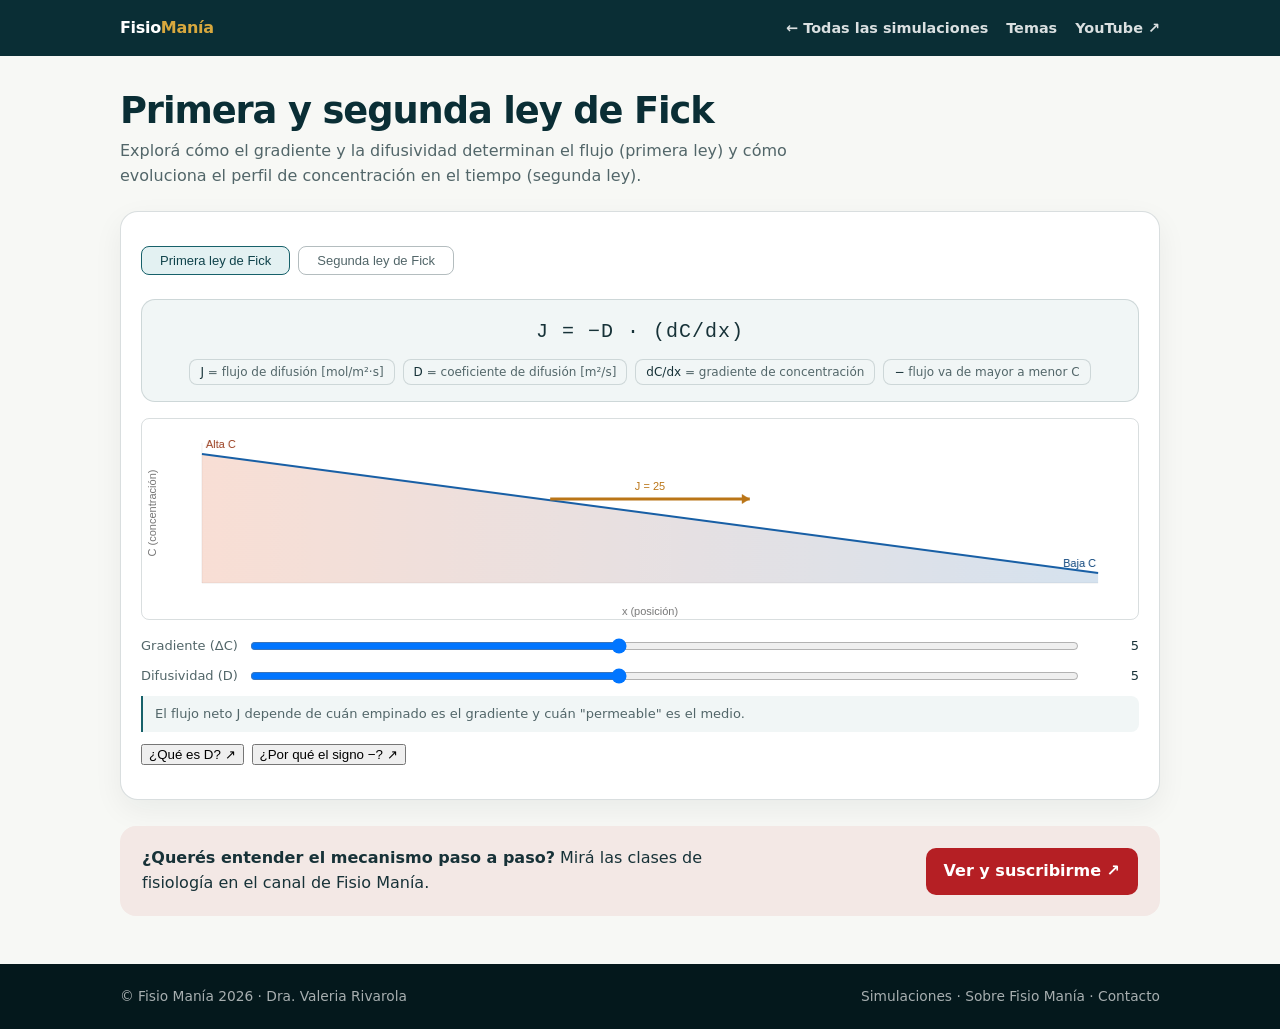
<file: simulaciones/ley_de_fick_primera_segunda.html>
<!DOCTYPE html>
<html lang="es-AR">
<head>
<!-- Google tag (gtag.js) -->
<script async src="https://www.googletagmanager.com/gtag/js?id=G-X6X1NQJZHP"></script>
<script>
  window.dataLayer = window.dataLayer || [];
  function gtag(){dataLayer.push(arguments);}
  gtag('js', new Date());
  gtag('config', 'G-X6X1NQJZHP');
</script>
<meta charset="utf-8">
<meta name="viewport" content="width=device-width, initial-scale=1">
<title>Leyes de Fick: primera y segunda ley, simulación interactiva | Fisio Manía</title>
<meta name="description" content="Visualizá la primera y la segunda ley de Fick: modificá el gradiente de concentración, la difusividad y el tiempo y observá el flujo y el perfil de concentración.">
<meta name="author" content="Dra. Valeria Rivarola">
<meta name="robots" content="index, follow">
<link rel="canonical" href="https://fisiomania.com.ar/simulaciones/ley_de_fick_primera_segunda.html">
<link rel="icon" type="image/x-icon" href="../assets/favicon.ico">
<meta property="og:type" content="website">
<meta property="og:locale" content="es_AR">
<meta property="og:site_name" content="Fisio Manía">
<meta property="og:title" content="Leyes de Fick: primera y segunda ley, simulación interactiva | Fisio Manía">
<meta property="og:description" content="Visualizá la primera y la segunda ley de Fick: modificá el gradiente de concentración, la difusividad y el tiempo y observá el flujo y el perfil de concentración.">
<meta property="og:url" content="https://fisiomania.com.ar/simulaciones/ley_de_fick_primera_segunda.html">
<meta property="og:image" content="https://fisiomania.com.ar/assets/img/simulaciones/Fick%203.png">
<meta name="twitter:card" content="summary_large_image">
<meta name="twitter:title" content="Leyes de Fick: primera y segunda ley, simulación interactiva | Fisio Manía">
<meta name="twitter:description" content="Visualizá la primera y la segunda ley de Fick: modificá el gradiente de concentración, la difusividad y el tiempo y observá el flujo y el perfil de concentración.">
<meta name="twitter:image" content="https://fisiomania.com.ar/assets/img/simulaciones/Fick%203.png">
<script type="application/ld+json">
{
  "@context": "https://schema.org",
  "@type": "LearningResource",
  "name": "Leyes de Fick: primera y segunda ley, simulación interactiva",
  "description": "Visualizá la primera y la segunda ley de Fick: modificá el gradiente de concentración, la difusividad y el tiempo y observá el flujo y el perfil de concentración.",
  "url": "https://fisiomania.com.ar/simulaciones/ley_de_fick_primera_segunda.html",
  "inLanguage": "es-AR",
  "learningResourceType": "Simulación interactiva",
  "educationalLevel": "Universitario",
  "author": {
    "@type": "Person",
    "name": "Dra. Valeria Rivarola"
  },
  "isPartOf": {
    "@type": "WebSite",
    "name": "Fisio Manía",
    "url": "https://fisiomania.com.ar/"
  }
}
</script>
<style>
:root{
  color-scheme: light;
  --font-sans: Inter, ui-sans-serif, system-ui, -apple-system, "Segoe UI", Roboto, sans-serif;
  --font-mono: ui-monospace, SFMono-Regular, Menlo, Consolas, monospace;
  --border-radius-md: 8px;
  --border-radius-lg: 14px;
  --color-background-primary: #ffffff;
  --color-background-secondary: #f1f6f6;
  --color-background-info: #e3f1f2;
  --color-text-primary: #173238;
  --color-text-secondary: #526669;
  --color-text-info: #10434b;
  --color-border-secondary: rgba(23,50,56,.32);
  --color-border-tertiary: rgba(23,50,56,.16);
  --color-border-info: #17616a;
  --teal-900:#0a2e35; --teal-700:#17616a; --accent:#d8a83e; --cream:#f7f8f5;
}
*{box-sizing:border-box}
html{scroll-behavior:smooth}
body{margin:0;background:var(--cream);color:var(--color-text-primary);font-family:var(--font-sans);line-height:1.55}
a{color:inherit}
.sr-only{position:absolute;width:1px;height:1px;padding:0;margin:-1px;overflow:hidden;clip:rect(0,0,0,0);white-space:nowrap;border:0}
.fm-bar{background:var(--teal-900);color:#fff}
.fm-bar-in{width:min(1040px,calc(100% - 32px));margin:0 auto;min-height:56px;display:flex;align-items:center;justify-content:space-between;gap:16px;flex-wrap:wrap}
.fm-brand{font-weight:800;letter-spacing:-.02em;text-decoration:none}
.fm-brand span{color:var(--accent)}
.fm-nav{display:flex;gap:18px;font-size:.9rem;font-weight:600;flex-wrap:wrap}
.fm-nav a{text-decoration:none;color:rgba(255,255,255,.85)}
.fm-nav a:hover{color:#fff}
.fm-main{width:min(1040px,calc(100% - 32px));margin:0 auto;padding:34px 0 48px}
.fm-main h1{margin:0 0 8px;font-size:clamp(1.6rem,4vw,2.3rem);line-height:1.12;letter-spacing:-.03em;color:var(--teal-900)}
.fm-intro{margin:0 0 22px;max-width:720px;color:var(--color-text-secondary)}
.fm-sim{background:#fff;border:1px solid var(--color-border-tertiary);border-radius:18px;padding:18px 20px;box-shadow:0 10px 30px rgba(6,31,36,.06)}
.fm-more{margin-top:26px;padding:20px 22px;border-radius:16px;background:#f3e8e5;display:flex;gap:16px;align-items:center;justify-content:space-between;flex-wrap:wrap}
.fm-more p{margin:0;max-width:600px}
.fm-btn{display:inline-block;padding:11px 18px;border-radius:10px;background:#b51f24;color:#fff;font-weight:800;text-decoration:none}
.fm-foot{background:#04181c;color:rgba(255,255,255,.65);font-size:.86rem;padding:22px 0}
.fm-foot-in{width:min(1040px,calc(100% - 32px));margin:0 auto;display:flex;justify-content:space-between;gap:12px;flex-wrap:wrap}
.fm-foot a{text-decoration:none}.fm-foot a:hover{color:#fff}
#fm-think{position:fixed;left:50%;bottom:18px;transform:translateX(-50%);width:min(560px,calc(100% - 28px));background:#0a2e35;color:#fff;border-radius:14px;padding:16px 18px;box-shadow:0 14px 40px rgba(0,0,0,.3);display:none;z-index:50;font-size:.95rem}
#fm-think strong{color:#f4d98f;display:block;font-size:.72rem;letter-spacing:.1em;text-transform:uppercase;margin-bottom:6px}
#fm-think a{color:#f4d98f}
#fm-think button{position:absolute;top:8px;right:10px;background:none;border:0;color:#fff;font-size:1.2rem;cursor:pointer}
</style>
<script>
// Las preguntas de los botones "↗" se muestran como consigna para pensar y discutir.
window.sendPrompt = function (text) {
  var box = document.getElementById('fm-think');
  if (!box) return;
  box.querySelector('p').textContent = text;
  box.style.display = 'block';
};
</script>
</head>
<body>
<header class="fm-bar">
  <div class="fm-bar-in">
    <a class="fm-brand" href="../index.html">Fisio<span>Manía</span></a>
    <nav class="fm-nav" aria-label="Navegación">
      <a href="../simulaciones.html">← Todas las simulaciones</a>
      <a href="../index.html#temas">Temas</a>
      <a href="https://www.youtube.com/@fisiomania1" target="_blank" rel="noopener">YouTube ↗</a>
    </nav>
  </div>
</header>
<main class="fm-main">
  <h1>Primera y segunda ley de Fick</h1>
  <p class="fm-intro">Explorá cómo el gradiente y la difusividad determinan el flujo (primera ley) y cómo evoluciona el perfil de concentración en el tiempo (segunda ley).</p>
  <div class="fm-sim">
<style>
* { box-sizing: border-box; }
.fick-wrap { font-family: var(--font-sans); padding: 1rem 0; }
.tabs { display: flex; gap: 8px; margin-bottom: 1.5rem; }
.tab { font-size: 13px; padding: 6px 18px; border-radius: var(--border-radius-md); border: 0.5px solid var(--color-border-secondary); background: transparent; color: var(--color-text-secondary); cursor: pointer; transition: all .15s; }
.tab.on { background: var(--color-background-info); color: var(--color-text-info); border-color: var(--color-border-info); font-weight: 500; }
.panel { display: none; } .panel.on { display: block; }
.formula-card { background: var(--color-background-secondary); border: 0.5px solid var(--color-border-tertiary); border-radius: var(--border-radius-lg); padding: 1rem 1.25rem; margin-bottom: 1rem; text-align: center; }
.formula { font-family: var(--font-mono); font-size: 20px; font-weight: 500; color: var(--color-text-primary); letter-spacing: 1px; }
.legend-row { display: flex; flex-wrap: wrap; gap: 8px; margin-top: 12px; justify-content: center; }
.leg { font-size: 12px; color: var(--color-text-secondary); background: var(--color-background-secondary); border-radius: var(--border-radius-md); padding: 3px 10px; border: 0.5px solid var(--color-border-tertiary); }
.leg b { color: var(--color-text-primary); font-weight: 500; }
canvas { display: block; border-radius: var(--border-radius-md); border: 0.5px solid var(--color-border-tertiary); width: 100%; margin-bottom: 1rem; }
.ctrl { display: flex; align-items: center; gap: 10px; margin-bottom: 10px; font-size: 13px; color: var(--color-text-secondary); }
.ctrl input { flex: 1; }
.ctrl span { min-width: 48px; text-align: right; font-weight: 500; color: var(--color-text-primary); }
.insight { font-size: 13px; color: var(--color-text-secondary); background: var(--color-background-secondary); border-left: 2px solid var(--color-border-info); border-radius: 0 var(--border-radius-md) var(--border-radius-md) 0; padding: 8px 12px; margin-top: 8px; }
</style>
<h2 class="sr-only">Visualización interactiva de la Primera y Segunda Ley de Fick sobre difusión</h2>
<div class="fick-wrap">
  <div class="tabs">
    <button class="tab on" onclick="showTab('f1',this)">Primera ley de Fick</button>
    <button class="tab" onclick="showTab('f2',this)">Segunda ley de Fick</button>
  </div>

  <div id="f1" class="panel on">
    <div class="formula-card">
      <div class="formula">J = −D · (dC/dx)</div>
      <div class="legend-row">
        <span class="leg"><b>J</b> = flujo de difusión [mol/m²·s]</span>
        <span class="leg"><b>D</b> = coeficiente de difusión [m²/s]</span>
        <span class="leg"><b>dC/dx</b> = gradiente de concentración</span>
        <span class="leg"><b>−</b> flujo va de mayor a menor C</span>
      </div>
    </div>
    <canvas id="c1" height="200"></canvas>
    <div class="ctrl">
      <label>Gradiente (ΔC)</label>
      <input type="range" id="sl-grad" min="1" max="10" value="5" step="1" oninput="drawF1()">
      <span id="v-grad">5</span>
    </div>
    <div class="ctrl">
      <label>Difusividad (D)</label>
      <input type="range" id="sl-D" min="1" max="10" value="5" step="1" oninput="drawF1()">
      <span id="v-D">5</span>
    </div>
    <div class="insight" id="insight1">El flujo neto depende de cuán empinado es el gradiente y cuán "permeable" es el medio.</div>
    <div style="display:flex;gap:8px;margin-top:12px;flex-wrap:wrap">
      <button onclick="sendPrompt('¿Qué unidades tiene el coeficiente de difusión D y de qué depende?')">¿Qué es D? ↗</button>
      <button onclick="sendPrompt('¿Por qué la ley de Fick tiene un signo negativo?')">¿Por qué el signo −? ↗</button>
    </div>
  </div>

  <div id="f2" class="panel">
    <div class="formula-card">
      <div class="formula">∂C/∂t = D · ∂²C/∂x²</div>
      <div class="legend-row">
        <span class="leg"><b>∂C/∂t</b> = cómo cambia C con el tiempo</span>
        <span class="leg"><b>∂²C/∂x²</b> = curvatura del perfil de C</span>
        <span class="leg"><b>D</b> = coeficiente de difusión</span>
      </div>
    </div>
    <canvas id="c2" height="220"></canvas>
    <div class="ctrl">
      <label>Tiempo (t)</label>
      <input type="range" id="sl-t" min="1" max="60" value="1" step="1" oninput="drawF2()">
      <span id="v-t">t = 1</span>
    </div>
    <div class="ctrl">
      <label>Difusividad (D)</label>
      <input type="range" id="sl-D2" min="1" max="5" value="2" step="1" oninput="drawF2()">
      <span id="v-D2">2</span>
    </div>
    <div class="insight" id="insight2">La segunda ley describe la evolución temporal: el perfil se "aplana" con el tiempo hasta alcanzar el equilibrio.</div>
    <div style="display:flex;gap:8px;margin-top:12px;flex-wrap:wrap">
      <button onclick="sendPrompt('¿Cuál es la relación entre la primera y la segunda ley de Fick?')">Relación entre ambas leyes ↗</button>
      <button onclick="sendPrompt('¿Cómo se aplica la segunda ley de Fick en biología o medicina?')">Aplicaciones en biología ↗</button>
    </div>
  </div>
</div>

<script>
function showTab(id, btn) {
  document.querySelectorAll('.panel').forEach(p => p.classList.remove('on'));
  document.querySelectorAll('.tab').forEach(b => b.classList.remove('on'));
  document.getElementById(id).classList.add('on');
  btn.classList.add('on');
  if (id === 'f1') drawF1(); else drawF2();
}

function getW(id) { return document.getElementById(id).parentElement.offsetWidth; }

function drawF1() {
  const grad = parseInt(document.getElementById('sl-grad').value);
  const D = parseInt(document.getElementById('sl-D').value);
  document.getElementById('v-grad').textContent = grad;
  document.getElementById('v-D').textContent = D;
  const J = D * grad;

  const canvas = document.getElementById('c1');
  canvas.width = getW('c1'); canvas.height = 200;
  const W = canvas.width, H = 200;
  const ctx = canvas.getContext('2d');
  const isDark = matchMedia('(prefers-color-scheme: dark)').matches;
  ctx.clearRect(0, 0, W, H);

  const padL = 60, padR = 40, padT = 24, padB = 36;
  const plotW = W - padL - padR, plotH = H - padT - padB;

  // axes
  ctx.strokeStyle = isDark ? 'rgba(200,200,200,0.2)' : 'rgba(0,0,0,0.15)';
  ctx.lineWidth = 0.5;
  ctx.beginPath(); ctx.moveTo(padL, padT); ctx.lineTo(padL, padT+plotH); ctx.lineTo(padL+plotW, padT+plotH); ctx.stroke();

  // axis labels
  ctx.fillStyle = isDark ? 'rgba(180,180,180,0.7)' : 'rgba(60,60,60,0.7)';
  ctx.font = '11px sans-serif';
  ctx.textAlign = 'center';
  ctx.fillText('x (posición)', padL + plotW/2, H - 4);
  ctx.save(); ctx.translate(14, padT + plotH/2); ctx.rotate(-Math.PI/2);
  ctx.fillText('C (concentración)', 0, 0); ctx.restore();

  // concentration profile: linear from high to low
  const cHigh = 20 + grad * 6;
  const cLow = 20;
  const toY = c => padT + plotH - (c - cLow) / (cHigh - cLow) * plotH * 0.85 - 10;
  const toX = frac => padL + frac * plotW;

  // gradient fill under curve
  const grd = ctx.createLinearGradient(toX(0), 0, toX(1), 0);
  grd.addColorStop(0, isDark ? 'rgba(232,93,36,0.3)' : 'rgba(220,75,20,0.18)');
  grd.addColorStop(1, isDark ? 'rgba(59,139,212,0.3)' : 'rgba(24,95,165,0.18)');
  ctx.fillStyle = grd;
  ctx.beginPath();
  ctx.moveTo(toX(0), toY(cHigh));
  ctx.lineTo(toX(1), toY(cLow));
  ctx.lineTo(toX(1), padT + plotH);
  ctx.lineTo(toX(0), padT + plotH);
  ctx.closePath(); ctx.fill();

  // concentration line
  ctx.strokeStyle = isDark ? '#85B7EB' : '#185FA5';
  ctx.lineWidth = 2;
  ctx.beginPath(); ctx.moveTo(toX(0), toY(cHigh)); ctx.lineTo(toX(1), toY(cLow)); ctx.stroke();

  // flux arrow (in the middle, size proportional to J)
  const arrowY = padT + plotH * 0.4;
  const arrowLen = Math.min(plotW * 0.55, J * 8);
  const arrowX = padL + plotW/2 - arrowLen/2;
  ctx.strokeStyle = isDark ? '#EF9F27' : '#BA7517';
  ctx.lineWidth = 2 + J/30;
  ctx.beginPath(); ctx.moveTo(arrowX, arrowY); ctx.lineTo(arrowX + arrowLen, arrowY); ctx.stroke();
  ctx.fillStyle = isDark ? '#EF9F27' : '#BA7517';
  ctx.beginPath(); ctx.moveTo(arrowX+arrowLen, arrowY); ctx.lineTo(arrowX+arrowLen-8, arrowY-5); ctx.lineTo(arrowX+arrowLen-8, arrowY+5); ctx.closePath(); ctx.fill();
  ctx.font = '11px sans-serif'; ctx.textAlign = 'center';
  ctx.fillText('J = ' + J, arrowX + arrowLen/2, arrowY - 9);

  // high / low labels
  ctx.fillStyle = isDark ? '#E85D24' : '#993C1D';
  ctx.font = '11px sans-serif'; ctx.textAlign = 'left';
  ctx.fillText('Alta C', padL + 4, toY(cHigh) - 6);
  ctx.fillStyle = isDark ? '#3B8BD4' : '#0C447C';
  ctx.textAlign = 'right';
  ctx.fillText('Baja C', padL + plotW - 2, toY(cLow) - 6);

  const insightEl = document.getElementById('insight1');
  if (grad >= 8 && D >= 8) insightEl.textContent = 'Gradiente alto + D alto = flujo máximo. El material difunde muy rápido.';
  else if (grad <= 2) insightEl.textContent = 'Gradiente pequeño → flujo casi nulo, aunque D sea grande.';
  else if (D <= 2) insightEl.textContent = 'D pequeño → el medio es muy resistente, el flujo es bajo aunque el gradiente sea alto.';
  else insightEl.textContent = 'El flujo neto J depende de cuán empinado es el gradiente y cuán "permeable" es el medio.';
}

function drawF2() {
  const t = parseInt(document.getElementById('sl-t').value);
  const D = parseInt(document.getElementById('sl-D2').value);
  document.getElementById('v-t').textContent = 't = ' + t;
  document.getElementById('v-D2').textContent = D;

  const canvas = document.getElementById('c2');
  canvas.width = getW('c2'); canvas.height = 220;
  const W = canvas.width, H = 220;
  const ctx = canvas.getContext('2d');
  const isDark = matchMedia('(prefers-color-scheme: dark)').matches;
  ctx.clearRect(0, 0, W, H);

  const padL = 60, padR = 30, padT = 24, padB = 36;
  const plotW = W - padL - padR, plotH = H - padT - padB;
  const N = 300;
  const sigma = Math.sqrt(2 * D * t);

  // axes
  ctx.strokeStyle = isDark ? 'rgba(200,200,200,0.2)' : 'rgba(0,0,0,0.15)';
  ctx.lineWidth = 0.5;
  ctx.beginPath(); ctx.moveTo(padL, padT); ctx.lineTo(padL, padT+plotH); ctx.lineTo(padL+plotW, padT+plotH); ctx.stroke();

  ctx.fillStyle = isDark ? 'rgba(180,180,180,0.7)' : 'rgba(60,60,60,0.7)';
  ctx.font = '11px sans-serif';
  ctx.textAlign = 'center';
  ctx.fillText('x (posición)', padL + plotW/2, H - 4);
  ctx.save(); ctx.translate(14, padT + plotH/2); ctx.rotate(-Math.PI/2);
  ctx.fillText('C (concentración)', 0, 0); ctx.restore();

  // draw a few ghost profiles for early times
  const ghostTimes = [1, 5, 15];
  ghostTimes.forEach((gt, i) => {
    if (gt >= t) return;
    const gs = Math.sqrt(2 * D * gt);
    const alpha = 0.12 + i * 0.06;
    ctx.strokeStyle = isDark ? `rgba(140,140,140,${alpha})` : `rgba(100,100,100,${alpha})`;
    ctx.lineWidth = 1;
    ctx.beginPath();
    for (let k = 0; k <= N; k++) {
      const xFrac = k / N;
      const xVal = (xFrac - 0.5) * 10;
      const c = Math.exp(-xVal*xVal / (2*gs*gs)) / (gs * Math.sqrt(2*Math.PI));
      const px = padL + xFrac * plotW;
      const py = padT + plotH - c * plotH * 2.2 * Math.max(0.3, gs);
      if (k === 0) ctx.moveTo(px, Math.max(padT, py)); else ctx.lineTo(px, Math.max(padT, py));
    }
    ctx.stroke();
  });

  // main profile
  const points = [];
  let maxC = 0;
  for (let k = 0; k <= N; k++) {
    const xFrac = k / N;
    const xVal = (xFrac - 0.5) * 10;
    const c = Math.exp(-xVal*xVal / (2*sigma*sigma)) / (sigma * Math.sqrt(2*Math.PI));
    if (c > maxC) maxC = c;
    points.push({ px: padL + xFrac * plotW, c });
  }
  const scale = plotH * 0.88 / maxC;

  // fill
  const grd = ctx.createLinearGradient(0, padT, 0, padT + plotH);
  grd.addColorStop(0, isDark ? 'rgba(59,139,212,0.35)' : 'rgba(24,95,165,0.18)');
  grd.addColorStop(1, isDark ? 'rgba(59,139,212,0.02)' : 'rgba(24,95,165,0.02)');
  ctx.fillStyle = grd;
  ctx.beginPath();
  points.forEach((p, k) => {
    const py = padT + plotH - p.c * scale;
    if (k === 0) ctx.moveTo(p.px, Math.max(padT, py)); else ctx.lineTo(p.px, Math.max(padT, py));
  });
  ctx.lineTo(points[points.length-1].px, padT+plotH);
  ctx.lineTo(points[0].px, padT+plotH);
  ctx.closePath(); ctx.fill();

  ctx.strokeStyle = isDark ? '#85B7EB' : '#185FA5';
  ctx.lineWidth = 2;
  ctx.beginPath();
  points.forEach((p, k) => {
    const py = padT + plotH - p.c * scale;
    if (k === 0) ctx.moveTo(p.px, Math.max(padT, py)); else ctx.lineTo(p.px, Math.max(padT, py));
  });
  ctx.stroke();

  // sigma annotation
  const midX = padL + plotW/2;
  const halfSigmaX = (sigma/10) * plotW;
  ctx.strokeStyle = isDark ? 'rgba(239,159,39,0.6)' : 'rgba(186,117,23,0.6)';
  ctx.lineWidth = 0.5; ctx.setLineDash([3,3]);
  ctx.beginPath(); ctx.moveTo(midX - halfSigmaX, padT+10); ctx.lineTo(midX - halfSigmaX, padT+plotH); ctx.stroke();
  ctx.beginPath(); ctx.moveTo(midX + halfSigmaX, padT+10); ctx.lineTo(midX + halfSigmaX, padT+plotH); ctx.stroke();
  ctx.setLineDash([]);
  ctx.fillStyle = isDark ? '#EF9F27' : '#854F0B';
  ctx.font = '11px sans-serif'; ctx.textAlign = 'center';
  ctx.fillText('σ = √(2Dt)', midX, padT + 14);

  const insightEl = document.getElementById('insight2');
  if (t <= 3) insightEl.textContent = 'Tiempo inicial: el pulso de concentración es estrecho y alto.';
  else if (t >= 45) insightEl.textContent = 'Tiempo largo: el perfil se ha aplanado mucho. El equilibrio se acerca.';
  else insightEl.textContent = 'El ancho del perfil crece como √(2Dt). Mayor D o mayor t → difusión más extendida.';
}

drawF1();
window.addEventListener('resize', () => { drawF1(); drawF2(); });
</script>
  </div>
  <div class="fm-more">
    <p><strong>¿Querés entender el mecanismo paso a paso?</strong> Mirá las clases de fisiología en el canal de Fisio Manía.</p>
    <a class="fm-btn" href="https://www.youtube.com/@fisiomania1?sub_confirmation=1" target="_blank" rel="noopener">Ver y suscribirme ↗</a>
  </div>
</main>
<footer class="fm-foot">
  <div class="fm-foot-in">
    <div>© Fisio Manía 2026 · Dra. Valeria Rivarola</div>
    <div><a href="../simulaciones.html">Simulaciones</a> · <a href="../sobre-fisiomania.html">Sobre Fisio Manía</a> · <a href="mailto:mariv@fmed.uba.ar">Contacto</a></div>
  </div>
</footer>
<div id="fm-think" role="status" aria-live="polite">
  <button type="button" aria-label="Cerrar" onclick="this.parentNode.style.display='none'">×</button>
  <strong>Para pensar y discutir</strong>
  <p></p>
  <a href="https://www.youtube.com/@fisiomania1" target="_blank" rel="noopener">Buscá la explicación en el canal de YouTube →</a>
</div>
</body>
</html>
</file>
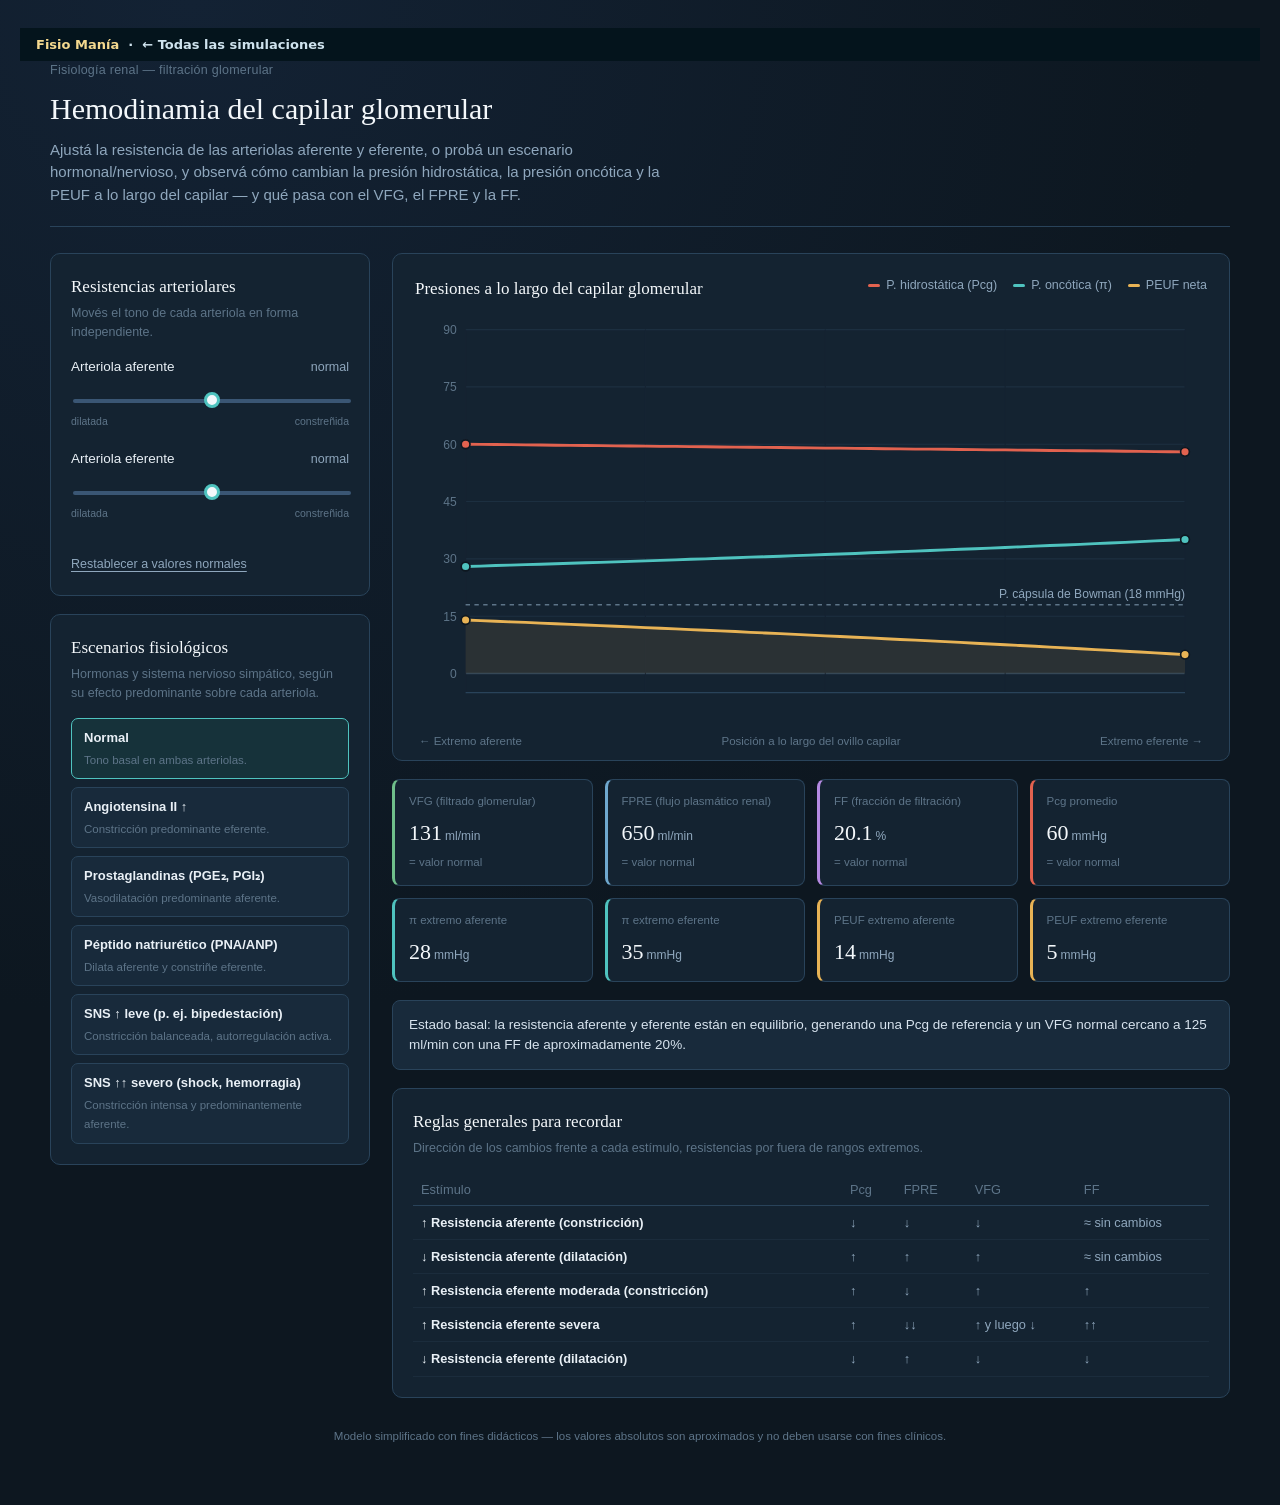
<file: simulaciones/simulacion_hemodinamia_glomerular.html>
<!DOCTYPE html>
<html lang="es">
<head>
<!-- Google tag (gtag.js) -->
<script async src="https://www.googletagmanager.com/gtag/js?id=G-X6X1NQJZHP"></script>
<script>
  window.dataLayer = window.dataLayer || [];
  function gtag(){dataLayer.push(arguments);}
  gtag('js', new Date());
  gtag('config', 'G-X6X1NQJZHP');
</script>
<meta name="description" content="Simulación interactiva de la hemodinamia del capilar glomerular: presión hidrostática, presión oncótica, presión de ultrafiltración y filtración glomerular.">
<meta name="author" content="Dra. Valeria Rivarola">
<meta name="robots" content="index, follow">
<link rel="canonical" href="https://fisiomania.com.ar/simulaciones/simulacion_hemodinamia_glomerular.html">
<link rel="icon" type="image/x-icon" href="../assets/favicon.ico">
<meta property="og:type" content="website">
<meta property="og:locale" content="es_AR">
<meta property="og:site_name" content="Fisio Manía">
<meta property="og:title" content="Hemodinamia del capilar glomerular: simulación interactiva | Fisio Manía">
<meta property="og:description" content="Simulación interactiva de la hemodinamia del capilar glomerular: presión hidrostática, presión oncótica, presión de ultrafiltración y filtración glomerular.">
<meta property="og:url" content="https://fisiomania.com.ar/simulaciones/simulacion_hemodinamia_glomerular.html">
<meta property="og:image" content="https://fisiomania.com.ar/assets/img/simulaciones/Capilar%20Glomerular.png">
<meta name="twitter:card" content="summary_large_image">
<meta name="twitter:title" content="Hemodinamia del capilar glomerular: simulación interactiva | Fisio Manía">
<meta name="twitter:description" content="Simulación interactiva de la hemodinamia del capilar glomerular: presión hidrostática, presión oncótica, presión de ultrafiltración y filtración glomerular.">
<meta name="twitter:image" content="https://fisiomania.com.ar/assets/img/simulaciones/Capilar%20Glomerular.png">
<script type="application/ld+json">
{
  "@context": "https://schema.org",
  "@type": "LearningResource",
  "name": "Hemodinamia del capilar glomerular: simulación interactiva",
  "description": "Simulación interactiva de la hemodinamia del capilar glomerular: presión hidrostática, presión oncótica, presión de ultrafiltración y filtración glomerular.",
  "url": "https://fisiomania.com.ar/simulaciones/simulacion_hemodinamia_glomerular.html",
  "inLanguage": "es-AR",
  "learningResourceType": "Simulación interactiva",
  "educationalLevel": "Universitario",
  "author": {
    "@type": "Person",
    "name": "Dra. Valeria Rivarola"
  },
  "isPartOf": {
    "@type": "WebSite",
    "name": "Fisio Manía",
    "url": "https://fisiomania.com.ar/"
  }
}
</script>
<meta charset="UTF-8">
<meta name="viewport" content="width=device-width, initial-scale=1.0">
<title>Hemodinamia del capilar glomerular: simulación interactiva | Fisio Manía</title>
<style>
  :root{
    --bg: #0d1720;
    --bg-panel: #142331;
    --bg-panel-2: #182a3b;
    --line: #29435a;
    --text: #e9f0f6;
    --text-dim: #8fa7bd;
    --text-faint: #5d7488;
    --hydro: #e2624f;
    --onco: #4fc3bf;
    --peuf: #e8b355;
    --good: #6fbf8b;
    --warn: #e2624f;
    --serif: Georgia, 'Iowan Old Style', 'Times New Roman', serif;
    --sans: -apple-system, BlinkMacSystemFont, 'Segoe UI', Roboto, Helvetica, Arial, sans-serif;
  }
  *{box-sizing:border-box;}
  html,body{margin:0;padding:0;}
  body{
    background: radial-gradient(circle at 15% 0%, #132234 0%, var(--bg) 55%);
    color: var(--text);
    font-family: var(--sans);
    padding: 28px 20px 60px;
    line-height: 1.5;
  }
  .wrap{max-width: 1180px; margin: 0 auto;}

  header{margin-bottom: 26px; border-bottom: 1px solid var(--line); padding-bottom: 20px;}
  .kicker{color: var(--text-faint); font-size: 12.5px; letter-spacing: 0.02em; margin-bottom: 6px;}
  h1{
    font-family: var(--serif);
    font-weight: 500;
    font-size: 30px;
    margin: 0 0 8px;
    color: #f4f8fb;
  }
  header p{color: var(--text-dim); max-width: 640px; margin: 0; font-size: 15px;}

  .layout{
    display: grid;
    grid-template-columns: 320px 1fr;
    gap: 22px;
    align-items: start;
  }
  @media (max-width: 880px){
    .layout{grid-template-columns: 1fr;}
  }

  .panel{
    background: var(--bg-panel);
    border: 1px solid var(--line);
    border-radius: 10px;
    padding: 20px;
  }
  .panel + .panel{margin-top: 18px;}

  h2{
    font-family: var(--serif);
    font-weight: 500;
    font-size: 17px;
    margin: 0 0 4px;
    color: #f4f8fb;
  }
  .subtle{color: var(--text-faint); font-size: 12.5px; margin: 0 0 16px;}

  .slider-block{margin-bottom: 20px;}
  .slider-block:last-child{margin-bottom: 4px;}
  .slider-label{
    display:flex; justify-content: space-between; align-items: baseline;
    font-size: 13.5px; margin-bottom: 8px; color: var(--text);
  }
  .slider-label span.val{color: var(--text-dim); font-variant-numeric: tabular-nums; font-size: 12.5px;}
  input[type=range]{
    -webkit-appearance:none; appearance:none;
    width: 100%; height: 4px; border-radius: 2px;
    background: linear-gradient(90deg, #3a5674, #3a5674);
    outline:none; cursor: pointer;
  }
  input[type=range]::-webkit-slider-thumb{
    -webkit-appearance:none; appearance:none;
    width: 16px; height: 16px; border-radius: 50%;
    background: #f4f8fb; border: 3px solid #4fc3bf;
    cursor:pointer; margin-top:-1px;
  }
  input[type=range]::-moz-range-thumb{
    width: 14px; height: 14px; border-radius: 50%;
    background: #f4f8fb; border: 3px solid #4fc3bf; cursor:pointer;
  }
  .slider-ends{display:flex; justify-content: space-between; font-size: 10.5px; color: var(--text-faint); margin-top:4px;}

  .presets{display:flex; flex-direction:column; gap:8px;}
  .preset-btn{
    text-align:left;
    background: var(--bg-panel-2);
    border: 1px solid var(--line);
    color: var(--text);
    padding: 9px 12px;
    border-radius: 7px;
    font-size: 13px;
    cursor: pointer;
    transition: border-color .15s ease, background .15s ease;
  }
  .preset-btn:hover{border-color:#4fc3bf;}
  .preset-btn.active{
    border-color:#4fc3bf;
    background: #16323a;
  }
  .preset-btn .pname{font-weight:600; display:block; margin-bottom: 2px;}
  .preset-btn .pdesc{color: var(--text-faint); font-size: 11.5px;}

  .reset-link{
    display:inline-block; margin-top: 14px; font-size: 12.5px; color: var(--text-dim);
    cursor: pointer; text-decoration: underline; text-underline-offset: 3px;
  }
  .reset-link:hover{color:#fff;}

  .chart-card{padding: 22px 22px 10px;}
  .chart-top{display:flex; justify-content:space-between; align-items:flex-start; margin-bottom: 6px; flex-wrap: wrap; gap: 10px;}
  .legend{display:flex; gap:16px; flex-wrap: wrap;}
  .legend-item{display:flex; align-items:center; gap:6px; font-size:12.5px; color: var(--text-dim);}
  .swatch{width:12px; height:3px; border-radius:2px; display:inline-block;}

  svg text{font-family: var(--sans);}

  .axis-caption{
    display:flex; justify-content:space-between; font-size: 11.5px; color: var(--text-faint);
    margin-top: -4px; padding: 0 4px;
  }

  .metrics-grid{
    display:grid;
    grid-template-columns: repeat(4, 1fr);
    gap: 12px;
    margin-top: 18px;
  }
  @media (max-width: 720px){
    .metrics-grid{grid-template-columns: repeat(2, 1fr);}
  }
  .metric{
    background: var(--bg-panel);
    border: 1px solid var(--line);
    border-left: 3px solid var(--text-faint);
    border-radius: 8px;
    padding: 13px 14px;
  }
  .metric .mlabel{font-size: 11.5px; color: var(--text-faint); margin-bottom: 6px;}
  .metric .mvalue{font-family: var(--serif); font-size: 22px; color: #f4f8fb;}
  .metric .munit{font-size: 12px; color: var(--text-dim); margin-left: 3px;}
  .metric .mdelta{font-size: 11.5px; margin-top: 5px;}
  .mdelta.up{color: var(--warn);}
  .mdelta.down{color: #6fa8ce;}
  .mdelta.flat{color: var(--text-faint);}

  .m-pgc{border-left-color: var(--hydro);}
  .m-onco{border-left-color: var(--onco);}
  .m-peuf{border-left-color: var(--peuf);}
  .m-vfg{border-left-color: var(--good);}
  .m-fpre{border-left-color: #6fa8ce;}
  .m-ff{border-left-color: #b58ae2;}

  .explain{
    margin-top: 18px;
    background: var(--bg-panel-2);
    border: 1px solid var(--line);
    border-radius: 8px;
    padding: 14px 16px;
    font-size: 13.5px;
    color: #d7e3ee;
  }
  .explain b{color:#fff;}

  .rules{
    margin-top: 18px;
  }
  .rules table{width:100%; border-collapse: collapse; font-size: 12.8px;}
  .rules th{text-align:left; color: var(--text-faint); font-weight: 500; padding: 6px 8px; border-bottom: 1px solid var(--line);}
  .rules td{padding: 7px 8px; border-bottom: 1px solid #1b2c3c; color: var(--text-dim); vertical-align: top;}
  .rules td.factor{color: var(--text); font-weight: 600;}
  .arrow-up{color: var(--warn);}
  .arrow-down{color: #6fa8ce;}

  footer{margin-top: 30px; color: var(--text-faint); font-size: 11.5px; text-align:center;}
</style>
</head>
<body>
<div style="background:#04141c;color:#cfe3ee;font:600 13px system-ui,sans-serif;padding:9px 16px;"><a href="../index.html" style="color:#f4d98f;text-decoration:none">Fisio Manía</a> &nbsp;·&nbsp; <a href="../simulaciones.html" style="color:#cfe3ee;text-decoration:none">← Todas las simulaciones</a></div>
<div class="wrap">

  <header>
    <div class="kicker">Fisiología renal — filtración glomerular</div>
    <h1>Hemodinamia del capilar glomerular</h1>
    <p>Ajustá la resistencia de las arteriolas aferente y eferente, o probá un escenario hormonal/nervioso, y observá cómo cambian la presión hidrostática, la presión oncótica y la PEUF a lo largo del capilar — y qué pasa con el VFG, el FPRE y la FF.</p>
  </header>

  <div class="layout">

    <!-- CONTROLS -->
    <aside>
      <div class="panel">
        <h2>Resistencias arteriolares</h2>
        <p class="subtle">Movés el tono de cada arteriola en forma independiente.</p>

        <div class="slider-block">
          <div class="slider-label">
            <span>Arteriola aferente</span>
            <span class="val" id="raVal">normal</span>
          </div>
          <input type="range" id="raSlider" min="-100" max="100" value="0" step="1">
          <div class="slider-ends"><span>dilatada</span><span>constreñida</span></div>
        </div>

        <div class="slider-block">
          <div class="slider-label">
            <span>Arteriola eferente</span>
            <span class="val" id="reVal">normal</span>
          </div>
          <input type="range" id="reSlider" min="-100" max="100" value="0" step="1">
          <div class="slider-ends"><span>dilatada</span><span>constreñida</span></div>
        </div>

        <span class="reset-link" id="resetBtn">Restablecer a valores normales</span>
      </div>

      <div class="panel">
        <h2>Escenarios fisiológicos</h2>
        <p class="subtle">Hormonas y sistema nervioso simpático, según su efecto predominante sobre cada arteriola.</p>
        <div class="presets" id="presetList"></div>
      </div>
    </aside>

    <!-- VIZ -->
    <main>
      <div class="panel chart-card">
        <div class="chart-top">
          <h2>Presiones a lo largo del capilar glomerular</h2>
          <div class="legend">
            <div class="legend-item"><span class="swatch" style="background:var(--hydro)"></span>P. hidrostática (Pcg)</div>
            <div class="legend-item"><span class="swatch" style="background:var(--onco)"></span>P. oncótica (π)</div>
            <div class="legend-item"><span class="swatch" style="background:var(--peuf)"></span>PEUF neta</div>
          </div>
        </div>
        <svg id="chart" viewBox="0 0 720 380" style="width:100%; height:auto;"></svg>
        <div class="axis-caption">
          <span>← Extremo aferente</span>
          <span>Posición a lo largo del ovillo capilar</span>
          <span>Extremo eferente →</span>
        </div>
      </div>

      <div class="metrics-grid">
        <div class="metric m-vfg">
          <div class="mlabel">VFG (filtrado glomerular)</div>
          <div><span class="mvalue" id="mVFG">–</span><span class="munit">ml/min</span></div>
          <div class="mdelta" id="dVFG"></div>
        </div>
        <div class="metric m-fpre">
          <div class="mlabel">FPRE (flujo plasmático renal)</div>
          <div><span class="mvalue" id="mFPRE">–</span><span class="munit">ml/min</span></div>
          <div class="mdelta" id="dFPRE"></div>
        </div>
        <div class="metric m-ff">
          <div class="mlabel">FF (fracción de filtración)</div>
          <div><span class="mvalue" id="mFF">–</span><span class="munit">%</span></div>
          <div class="mdelta" id="dFF"></div>
        </div>
        <div class="metric m-pgc">
          <div class="mlabel">Pcg promedio</div>
          <div><span class="mvalue" id="mPGC">–</span><span class="munit">mmHg</span></div>
          <div class="mdelta" id="dPGC"></div>
        </div>
        <div class="metric m-onco">
          <div class="mlabel">π extremo aferente</div>
          <div><span class="mvalue" id="mPIaf">–</span><span class="munit">mmHg</span></div>
        </div>
        <div class="metric m-onco">
          <div class="mlabel">π extremo eferente</div>
          <div><span class="mvalue" id="mPIef">–</span><span class="munit">mmHg</span></div>
        </div>
        <div class="metric m-peuf">
          <div class="mlabel">PEUF extremo aferente</div>
          <div><span class="mvalue" id="mPEUFaf">–</span><span class="munit">mmHg</span></div>
        </div>
        <div class="metric m-peuf">
          <div class="mlabel">PEUF extremo eferente</div>
          <div><span class="mvalue" id="mPEUFef">–</span><span class="munit">mmHg</span></div>
        </div>
      </div>

      <div class="explain" id="explainBox"></div>

      <div class="panel rules">
        <h2>Reglas generales para recordar</h2>
        <p class="subtle">Dirección de los cambios frente a cada estímulo, resistencias por fuera de rangos extremos.</p>
        <table>
          <thead><tr><th>Estímulo</th><th>Pcg</th><th>FPRE</th><th>VFG</th><th>FF</th></tr></thead>
          <tbody>
            <tr><td class="factor">↑ Resistencia aferente (constricción)</td><td class="arrow-down">↓</td><td class="arrow-down">↓</td><td class="arrow-down">↓</td><td>≈ sin cambios</td></tr>
            <tr><td class="factor">↓ Resistencia aferente (dilatación)</td><td class="arrow-up">↑</td><td class="arrow-up">↑</td><td class="arrow-up">↑</td><td>≈ sin cambios</td></tr>
            <tr><td class="factor">↑ Resistencia eferente moderada (constricción)</td><td class="arrow-up">↑</td><td class="arrow-down">↓</td><td class="arrow-up">↑</td><td class="arrow-up">↑</td></tr>
            <tr><td class="factor">↑ Resistencia eferente severa</td><td class="arrow-up">↑</td><td class="arrow-down">↓↓</td><td>↑ y luego ↓</td><td class="arrow-up">↑↑</td></tr>
            <tr><td class="factor">↓ Resistencia eferente (dilatación)</td><td class="arrow-down">↓</td><td class="arrow-up">↑</td><td class="arrow-down">↓</td><td class="arrow-down">↓</td></tr>
          </tbody>
        </table>
      </div>

    </main>
  </div>

  <footer>Modelo simplificado con fines didácticos — los valores absolutos son aproximados y no deben usarse con fines clínicos.</footer>
</div>

<script>
(function(){

  // ---------- Physiological constants (baseline / normal) ----------
  const PGC0   = 60;    // mmHg, presión hidrostática capilar glomerular basal
  const PBS    = 18;    // mmHg, presión en cápsula de Bowman (constante)
  const PI_AF  = 28;    // mmHg, presión oncótica plasmática al ingresar (extremo aferente)
  const RPF0   = 650;   // ml/min, flujo plasmático renal basal
  const KF     = 12.5;  // ml/min/mmHg, coeficiente de ultrafiltración

  // ---------- Presets ----------
  // ra, re expressed as slider values (-100 dilatada .. 100 constreñida)
  const PRESETS = [
    {
      id: 'normal', name: 'Normal', ra: 0, re: 0,
      desc: 'Tono basal en ambas arteriolas.',
      text: 'Estado basal: la resistencia aferente y eferente están en equilibrio, generando una Pcg de referencia y un VFG normal cercano a 125 ml/min con una FF de aproximadamente 20%.'
    },
    {
      id: 'angio2', name: 'Angiotensina II ↑', ra: 12, re: 55,
      desc: 'Constricción predominante eferente.',
      text: '<b>Angiotensina II:</b> constriñe ambas arteriolas, pero predomina el efecto sobre la <b>eferente</b>. La resistencia poscapilar aumentada eleva la Pcg y sostiene (o incluso aumenta) el VFG a pesar de la caída del FPRE. Como el VFG se mantiene y el FPRE cae, la <b>FF aumenta</b> — es el mecanismo clásico por el que la angiotensina II protege el filtrado en estados de hipoperfusión.'
    },
    {
      id: 'pg', name: 'Prostaglandinas (PGE₂, PGI₂)', ra: -55, re: -5,
      desc: 'Vasodilatación predominante aferente.',
      text: '<b>Prostaglandinas vasodilatadoras:</b> actúan sobre todo dilatando la arteriola <b>aferente</b>, contrarrestando la vasoconstricción simpática o de angiotensina II. Aumentan el FPRE y sostienen la Pcg y el VFG. Su bloqueo (p. ej. por AINEs) en estados de hipoperfusión renal puede desenmascarar una caída marcada del VFG.'
    },
    {
      id: 'anp', name: 'Péptido natriurético (PNA/ANP)', ra: -40, re: 30,
      desc: 'Dilata aferente y constriñe eferente.',
      text: '<b>Péptido natriurético atrial (PNA):</b> dilata la arteriola <b>aferente</b> y constriñe levemente la <b>eferente</b>, una combinación que aumenta la Pcg por ambos mecanismos a la vez. El resultado es un aumento marcado del VFG con FPRE conservado o aumentado, lo que incrementa la FF y favorece la natriuresis.'
    },
    {
      id: 'sns_leve', name: 'SNS ↑ leve (p. ej. bipedestación)', ra: 20, re: 18,
      desc: 'Constricción balanceada, autorregulación activa.',
      text: '<b>Activación simpática leve:</b> constriñe ambas arteriolas en grado similar. El FPRE cae algo, pero la autorregulación mantiene la Pcg y el VFG relativamente estables, por lo que la FF cambia poco.'
    },
    {
      id: 'sns_severo', name: 'SNS ↑↑ severo (shock, hemorragia)', ra: 85, re: 30,
      desc: 'Constricción intensa y predominantemente aferente.',
      text: '<b>Activación simpática intensa:</b> predomina la constricción de la arteriola <b>aferente</b>, que cae por fuera de lo que la autorregulación puede compensar. La Pcg desciende, el FPRE cae de forma marcada y el VFG se reduce significativamente — la respuesta protectora de "centralizar" el flujo se paga con hipoperfusión renal.'
    }
  ];

  const raSlider = document.getElementById('raSlider');
  const reSlider = document.getElementById('reSlider');
  const raVal = document.getElementById('raVal');
  const reVal = document.getElementById('reVal');
  const explainBox = document.getElementById('explainBox');
  const presetList = document.getElementById('presetList');

  let activePreset = 'normal';

  // build preset buttons
  PRESETS.forEach(p => {
    const btn = document.createElement('div');
    btn.className = 'preset-btn';
    btn.dataset.id = p.id;
    btn.innerHTML = '<span class="pname">' + p.name + '</span><span class="pdesc">' + p.desc + '</span>';
    btn.addEventListener('click', () => {
      raSlider.value = p.ra;
      reSlider.value = p.re;
      activePreset = p.id;
      update();
    });
    presetList.appendChild(btn);
  });

  document.getElementById('resetBtn').addEventListener('click', () => {
    raSlider.value = 0; reSlider.value = 0; activePreset = 'normal'; update();
  });

  raSlider.addEventListener('input', () => { activePreset = null; update(); });
  reSlider.addEventListener('input', () => { activePreset = null; update(); });

  // slider value (-100..100) -> resistance factor (0.4x .. 2.4x)
  function sliderToFactor(v){
    v = parseFloat(v);
    if (v >= 0) return 1 + (v/100) * 1.4;   // up to 2.4x
    return 1 + (v/100) * 0.6;               // down to 0.4x
  }

  function sliderLabel(v){
    v = parseFloat(v);
    if (Math.abs(v) < 4) return 'normal';
    const mag = Math.abs(v);
    let word = mag < 35 ? 'leve' : (mag < 70 ? 'moderada' : 'intensa');
    return (v > 0 ? 'constricción ' : 'dilatación ') + word;
  }

  // ---------- Core physiology model ----------
  function computeState(raSliderVal, reSliderVal){
    const Ra = sliderToFactor(raSliderVal);
    const Re = sliderToFactor(reSliderVal);

    let Pgc = PGC0 * Math.pow(Re/Ra, 0.45);
    Pgc = Math.max(20, Math.min(92, Pgc));

    let RPF = RPF0 * (2 / (Ra + Re));
    RPF = Math.max(60, Math.min(1600, RPF));

    // iterative solve for GFR (Starling forces, protein mass balance)
    let GFR = 100;
    for (let i = 0; i < 60; i++){
      let FF = GFR / RPF;
      if (FF > 0.92) FF = 0.92;
      if (FF < 0) FF = 0;
      const PIef = PI_AF / (1 - FF);
      const PImean = (PI_AF + PIef) / 2;
      const PEUFmean = Pgc - PBS - PImean;
      let newGFR = KF * PEUFmean;
      if (newGFR < 0) newGFR = 0;
      GFR = newGFR;
    }
    let FF = GFR / RPF;
    if (FF > 0.92) FF = 0.92;
    const PIef = PI_AF / (1 - FF);

    // build curve along capillary position x=0..1
    const points = [];
    const n = 48;
    for (let i = 0; i <= n; i++){
      const x = i / n;
      const pgcX = Pgc - 2 * x; // slight axial drop, mostly flat
      const piX = PI_AF / (1 - FF * x);
      const peufX = pgcX - PBS - piX;
      points.push({x, pgc: pgcX, pi: piX, peuf: peufX});
    }

    return {
      Ra, Re, Pgc, RPF, GFR, FF, PIaf: PI_AF, PIef,
      PEUFaf: points[0].peuf, PEUFef: points[points.length-1].peuf,
      points
    };
  }

  // baseline for delta comparisons
  const BASELINE = computeState(0, 0);

  function fmt(n, d){ return n.toFixed(d===undefined?0:d); }

  function deltaTag(id, current, base, higherIsWarn){
    const el = document.getElementById(id);
    const diffPct = ((current - base) / base) * 100;
    if (Math.abs(diffPct) < 2){
      el.textContent = '= valor normal';
      el.className = 'mdelta flat';
      return;
    }
    const up = diffPct > 0;
    el.textContent = (up ? '↑ ' : '↓ ') + Math.abs(diffPct).toFixed(0) + '% vs. normal';
    el.className = 'mdelta ' + (up ? 'up' : 'down');
  }

  // ---------- Chart ----------
  const svgNS = 'http://www.w3.org/2000/svg';
  const chart = document.getElementById('chart');
  const PAD = {l: 46, r: 20, t: 16, b: 34};
  const W = 720, H = 380;
  const plotW = W - PAD.l - PAD.r;
  const plotH = H - PAD.t - PAD.b;
  const yMin = -5, yMax = 90;

  function xPix(x){ return PAD.l + x * plotW; }
  function yPix(y){ return PAD.t + (1 - (y - yMin) / (yMax - yMin)) * plotH; }

  function el(tag, attrs){
    const e = document.createElementNS(svgNS, tag);
    for (const k in attrs) e.setAttribute(k, attrs[k]);
    return e;
  }

  function pathFor(points, key){
    return points.map((p, i) => (i===0?'M':'L') + xPix(p.x).toFixed(1) + ',' + yPix(p[key]).toFixed(1)).join(' ');
  }

  function drawChart(state){
    chart.innerHTML = '';

    // gridlines
    for (let g = 0; g <= 90; g += 15){
      const y = yPix(g);
      chart.appendChild(el('line', {x1: PAD.l, x2: W-PAD.r, y1: y, y2: y, stroke:'#1c2f40', 'stroke-width':1}));
      const t = el('text', {x: PAD.l - 8, y: y+4, fill:'#5d7488', 'font-size':11, 'text-anchor':'end'});
      t.textContent = g;
      chart.appendChild(t);
    }
    // zero line emphasized
    const zy = yPix(0);
    chart.appendChild(el('line', {x1: PAD.l, x2: W-PAD.r, y1: zy, y2: zy, stroke:'#2c4256', 'stroke-width':1.4}));

    // x ticks
    [0, 0.25, 0.5, 0.75, 1].forEach(fx => {
      const x = xPix(fx);
      chart.appendChild(el('line', {x1:x, x2:x, y1:PAD.t, y2:H-PAD.b, stroke:'#152332', 'stroke-width':1}));
    });

    // PBS reference dashed line
    const pbsY = yPix(PBS);
    chart.appendChild(el('line', {x1:PAD.l, x2:W-PAD.r, y1:pbsY, y2:pbsY, stroke:'#5d7488', 'stroke-width':1.2, 'stroke-dasharray':'4 4'}));
    const pbsLabel = el('text', {x: W-PAD.r, y: pbsY - 6, fill:'#8fa7bd', 'font-size':11, 'text-anchor':'end'});
    pbsLabel.textContent = 'P. cápsula de Bowman (' + PBS + ' mmHg)';
    chart.appendChild(pbsLabel);

    // PEUF area fill (down to 0) — subtle
    const areaPts = state.points.map(p => xPix(p.x) + ',' + yPix(Math.max(p.peuf,0)));
    const areaPath = 'M' + xPix(0) + ',' + zy + ' L' + areaPts.join(' L') + ' L' + xPix(1) + ',' + zy + ' Z';
    chart.appendChild(el('path', {d: areaPath, fill:'#e8b355', opacity:0.10}));

    // lines
    chart.appendChild(el('path', {d: pathFor(state.points,'pgc'), fill:'none', stroke:'#e2624f', 'stroke-width':2.6}));
    chart.appendChild(el('path', {d: pathFor(state.points,'pi'), fill:'none', stroke:'#4fc3bf', 'stroke-width':2.6}));
    chart.appendChild(el('path', {d: pathFor(state.points,'peuf'), fill:'none', stroke:'#e8b355', 'stroke-width':2.6}));

    // filtration equilibrium marker
    let eqX = null;
    for (let i=1;i<state.points.length;i++){
      const a = state.points[i-1], b = state.points[i];
      if (a.peuf > 0 && b.peuf <= 0){
        eqX = a.x + (b.x - a.x) * (a.peuf / (a.peuf - b.peuf));
        break;
      }
    }
    if (eqX !== null){
      const ex = xPix(eqX);
      chart.appendChild(el('line', {x1:ex, x2:ex, y1:PAD.t, y2:H-PAD.b, stroke:'#e8b355', 'stroke-width':1, 'stroke-dasharray':'3 3', opacity:0.6}));
      const lbl = el('text', {x: ex+6, y: PAD.t+14, fill:'#e8b355', 'font-size':11});
      lbl.textContent = 'equilibrio de filtración';
      chart.appendChild(lbl);
    }

    // end-point dots + value labels
    function dot(x, yVal, color){
      chart.appendChild(el('circle', {cx: xPix(x), cy: yPix(yVal), r:4, fill: color, stroke:'#0d1720', 'stroke-width':1.5}));
    }
    ['pgc','pi','peuf'].forEach((k, idx) => {
      const colors = {pgc:'#e2624f', pi:'#4fc3bf', peuf:'#e8b355'};
      dot(0, state.points[0][k], colors[k]);
      dot(1, state.points[state.points.length-1][k], colors[k]);
    });

    // axis baseline
    chart.appendChild(el('line', {x1:PAD.l, x2:W-PAD.r, y1:H-PAD.b, y2:H-PAD.b, stroke:'#29435a', 'stroke-width':1}));
  }

  function update(){
    raVal.textContent = sliderLabel(raSlider.value);
    reVal.textContent = sliderLabel(reSlider.value);

    const state = computeState(raSlider.value, reSlider.value);
    drawChart(state);

    document.getElementById('mVFG').textContent = fmt(state.GFR);
    document.getElementById('mFPRE').textContent = fmt(state.RPF);
    document.getElementById('mFF').textContent = fmt(state.FF*100, 1);
    document.getElementById('mPGC').textContent = fmt(state.Pgc);
    document.getElementById('mPIaf').textContent = fmt(state.PIaf);
    document.getElementById('mPIef').textContent = fmt(state.PIef);
    document.getElementById('mPEUFaf').textContent = fmt(state.PEUFaf);
    document.getElementById('mPEUFef').textContent = fmt(state.PEUFef);

    deltaTag('dVFG', state.GFR, BASELINE.GFR);
    deltaTag('dFPRE', state.RPF, BASELINE.RPF);
    deltaTag('dFF', state.FF, BASELINE.FF);
    deltaTag('dPGC', state.Pgc, BASELINE.Pgc);

    // active preset highlight
    document.querySelectorAll('.preset-btn').forEach(b => {
      b.classList.toggle('active', b.dataset.id === activePreset);
    });

    // explanation text
    if (activePreset){
      const p = PRESETS.find(pp => pp.id === activePreset);
      explainBox.innerHTML = p.text;
    } else {
      explainBox.innerHTML = '<b>Modo manual.</b> Estás ajustando las resistencias directamente: aferente en modo "' +
        sliderLabel(raSlider.value) + '", eferente en modo "' + sliderLabel(reSlider.value) +
        '". Compará estos valores con la tabla de reglas generales más abajo.';
    }
  }

  update();
})();
</script>
</body>
</html>
</file>
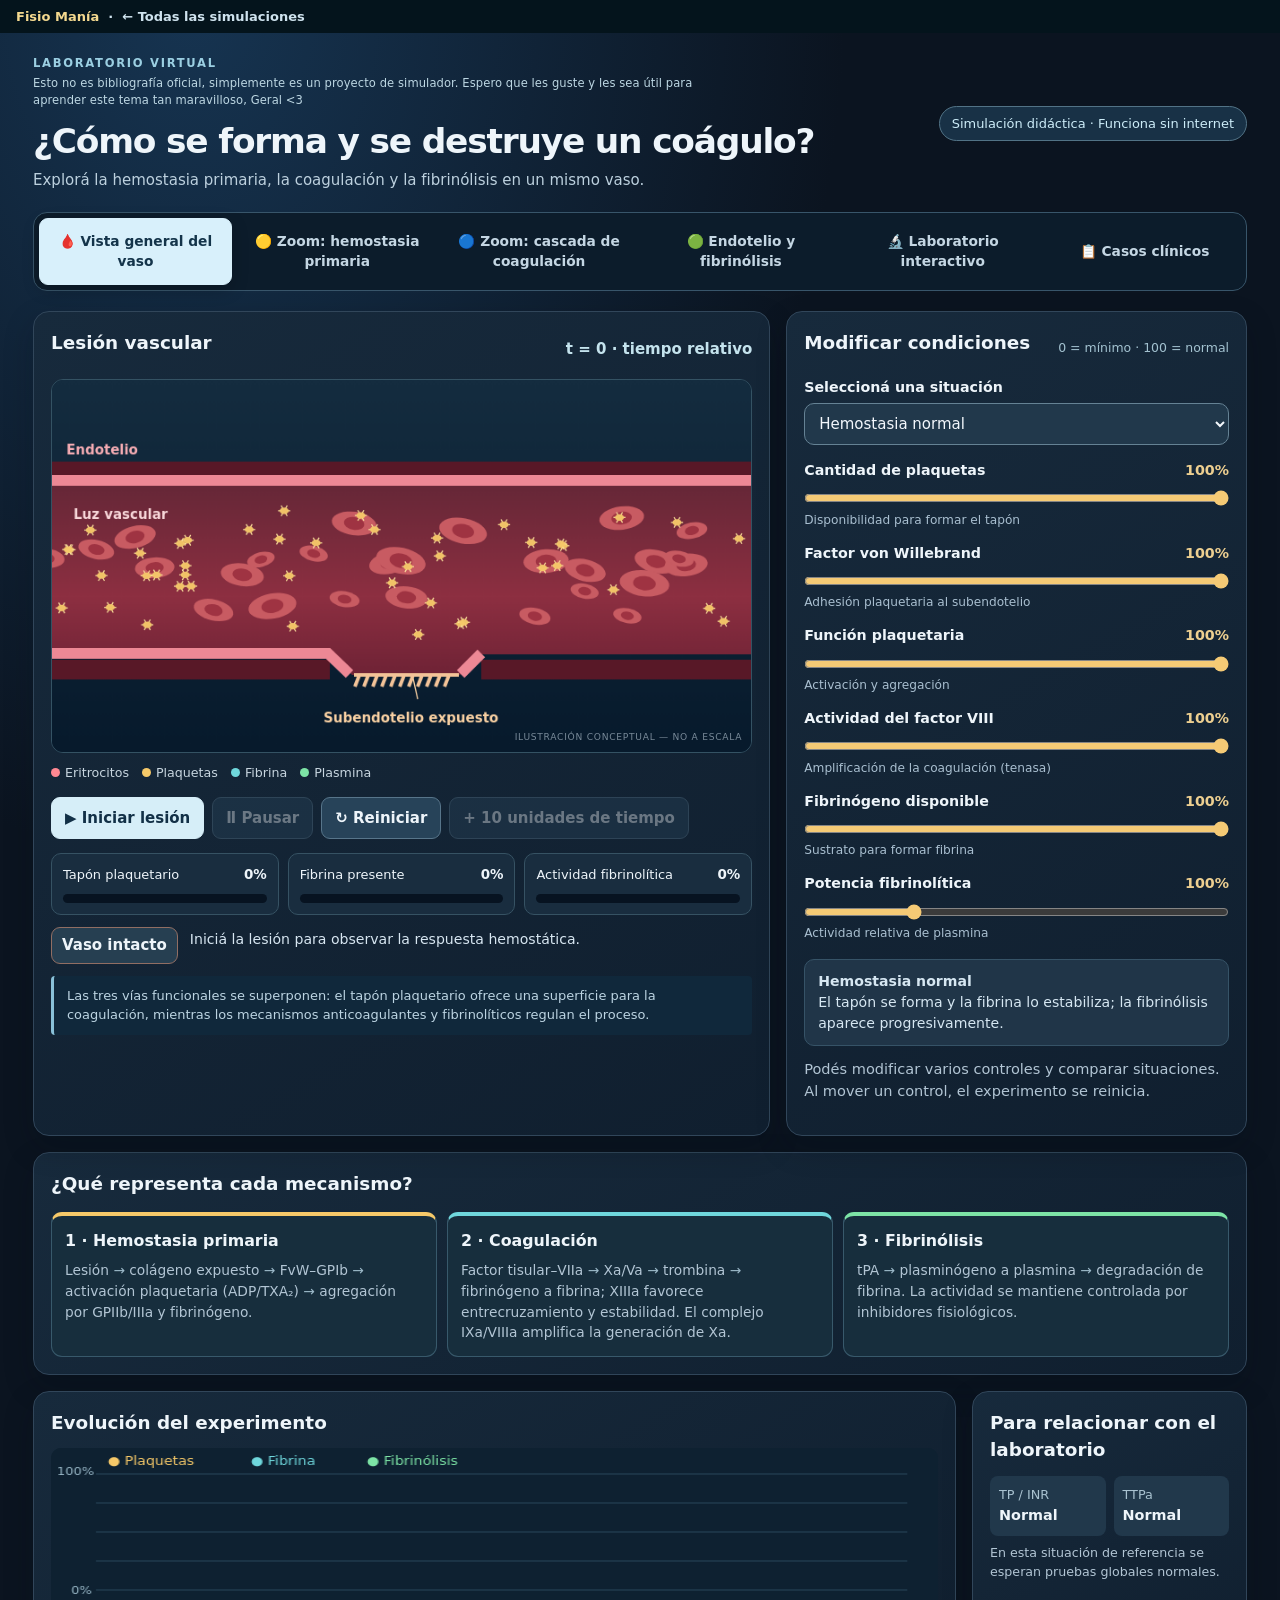
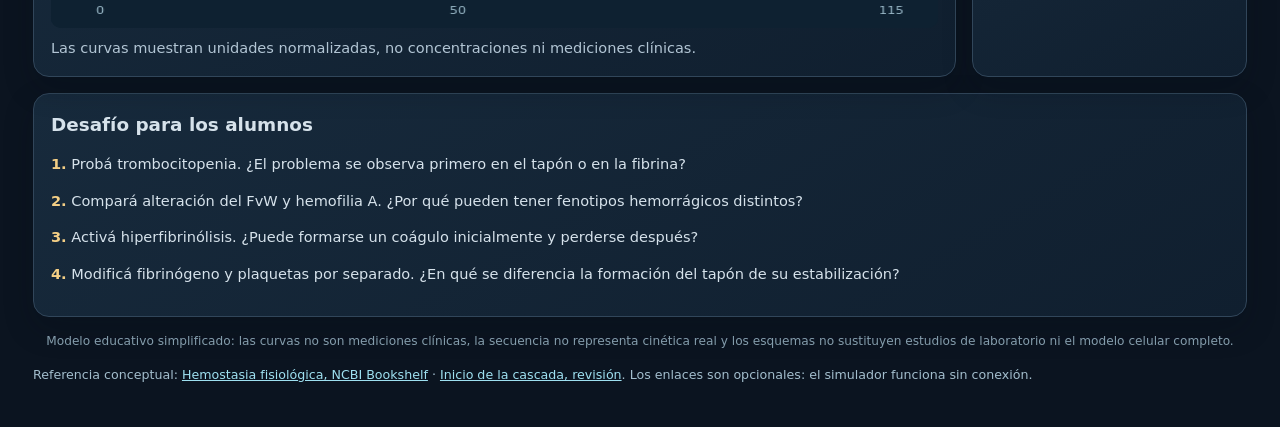
<file: simulaciones/simulador_hemostasia_fisiologia_v4.html>
<!doctype html>
<html lang="es">
<head>
<!-- Google tag (gtag.js) -->
<script async src="https://www.googletagmanager.com/gtag/js?id=G-X6X1NQJZHP"></script>
<script>
  window.dataLayer = window.dataLayer || [];
  function gtag(){dataLayer.push(arguments);}
  gtag('js', new Date());
  gtag('config', 'G-X6X1NQJZHP');
</script>
<meta name="description" content="Simulador de hemostasia: plaquetas, cascada de coagulación y fibrinólisis, con laboratorio y casos clínicos para estudiar fisiología.">
<meta name="author" content="Dra. Valeria Rivarola">
<meta name="robots" content="index, follow">
<link rel="canonical" href="https://fisiomania.com.ar/simulaciones/simulador_hemostasia_fisiologia_v4.html">
<link rel="icon" type="image/x-icon" href="../assets/favicon.ico">
<meta property="og:type" content="website">
<meta property="og:locale" content="es_AR">
<meta property="og:site_name" content="Fisio Manía">
<meta property="og:title" content="Hemostasia: simulador de formación y destrucción del coágulo | Fisio Manía">
<meta property="og:description" content="Simulador de hemostasia: plaquetas, cascada de coagulación y fibrinólisis, con laboratorio y casos clínicos para estudiar fisiología.">
<meta property="og:url" content="https://fisiomania.com.ar/simulaciones/simulador_hemostasia_fisiologia_v4.html">
<meta property="og:image" content="https://fisiomania.com.ar/assets/img/logo%20rana%20sin%20fondo.png">
<meta name="twitter:card" content="summary_large_image">
<meta name="twitter:title" content="Hemostasia: simulador de formación y destrucción del coágulo | Fisio Manía">
<meta name="twitter:description" content="Simulador de hemostasia: plaquetas, cascada de coagulación y fibrinólisis, con laboratorio y casos clínicos para estudiar fisiología.">
<meta name="twitter:image" content="https://fisiomania.com.ar/assets/img/logo%20rana%20sin%20fondo.png">
<script type="application/ld+json">
{
  "@context": "https://schema.org",
  "@type": "LearningResource",
  "name": "Hemostasia: simulador de formación y destrucción del coágulo",
  "description": "Simulador de hemostasia: plaquetas, cascada de coagulación y fibrinólisis, con laboratorio y casos clínicos para estudiar fisiología.",
  "url": "https://fisiomania.com.ar/simulaciones/simulador_hemostasia_fisiologia_v4.html",
  "inLanguage": "es-AR",
  "learningResourceType": "Simulación interactiva",
  "educationalLevel": "Universitario",
  "author": {
    "@type": "Person",
    "name": "Dra. Valeria Rivarola"
  },
  "isPartOf": {
    "@type": "WebSite",
    "name": "Fisio Manía",
    "url": "https://fisiomania.com.ar/"
  }
}
</script>
<meta charset="utf-8">
<meta name="viewport" content="width=device-width, initial-scale=1">
<meta name="theme-color" content="#101c2a">
<title>Hemostasia: simulador de coagulación, plaquetas y fibrinólisis | Fisio Manía</title>
<style>
:root{color-scheme:dark;--bg:#0b1420;--panel:#142334;--panel2:#1c3042;--line:#31465a;--txt:#eef5fa;--muted:#b2c5d4;--yellow:#f6c969;--cyan:#6fd7dc;--lime:#7de4a6;--red:#ff8892;--blue:#8fbaff}
*{box-sizing:border-box}body{margin:0;background:radial-gradient(ellipse 60% 50% at 15% 0%,#163451 0%,var(--bg) 85%);font:15px/1.5 system-ui,-apple-system,Segoe UI,Arial,sans-serif;color:var(--txt)}main{max-width:1250px;margin:auto;padding:22px 18px 42px}header{display:flex;justify-content:space-between;align-items:center;gap:14px;flex-wrap:wrap}h1{font-size:clamp(1.5rem,3vw,2.15rem);margin:2px 0;font-weight:760;letter-spacing:-.035em}h2{font-size:1.15rem;margin:0 0 12px}h3{margin:0;font-size:.99rem}.eyebrow{text-transform:uppercase;font-size:.72rem;letter-spacing:.15em;color:#9bcfe2;font-weight:750}.hint{color:var(--muted);font-size:.91rem;margin:3px 0 16px}.badge{border:1px solid #527386;padding:7px 12px;border-radius:18px;background:#183146;color:#ccecf8;font-size:.81rem} .layout{display:grid;grid-template-columns:minmax(0,1.6fr) minmax(280px,1fr);gap:16px;margin-top:20px}.panel{background:linear-gradient(150deg,#172a3c,#101f2f);border:1px solid var(--line);border-radius:16px;padding:17px;min-width:0;box-shadow:0 12px 30px #030c1538}.stage{position:relative;overflow:hidden;border-radius:12px;background:#112638;border:1px solid #345263;min-height:295px}canvas{display:block;width:100%;height:auto}#vessel{aspect-ratio:780/415;width:100%;height:auto}.stage:after{content:'ILUSTRACIÓN CONCEPTUAL — NO A ESCALA';position:absolute;bottom:7px;right:9px;color:#d0dfeb90;font-size:.57rem;letter-spacing:.08em;pointer-events:none}.stage-top,.stage-bottom{display:flex;justify-content:space-between;gap:12px;align-items:center;flex-wrap:wrap}.stage-top{margin-bottom:10px}.legend{display:flex;gap:13px;flex-wrap:wrap;font-size:.79rem;color:#c7d5df}.dot{display:inline-block;width:9px;height:9px;border-radius:50%;margin-right:5px;background:var(--red)}.dot.plate{background:var(--yellow)}.dot.fib{background:var(--cyan)}.dot.plas{background:var(--lime)}.controls{display:flex;gap:8px;flex-wrap:wrap;margin-top:14px}button,select{font:inherit}button{border:1px solid #57758a;border-radius:9px;background:#274359;color:var(--txt);padding:9px 13px;cursor:pointer;font-weight:680}button.primary{background:#d6eef8;border-color:#d6eef8;color:#123047}button:hover{filter:brightness(1.15)}button:focus-visible,input:focus-visible,select:focus-visible{outline:2px solid #f5c772;outline-offset:2px}button:disabled{opacity:.4;cursor:not-allowed} .timer{font-weight:700;font-variant-numeric:tabular-nums;color:#c4e3ed}.controls-panel label{display:flex;align-items:center;justify-content:space-between;font-weight:620;font-size:.89rem;gap:8px}.controls-panel label strong{color:#edcf90;font-variant-numeric:tabular-nums}.sliderbox{padding:7px 0}.sliderbox small{display:block;color:#a9bfd0;line-height:1.3;font-size:.76rem}input[type=range]{width:100%;accent-color:#f5ca75;cursor:pointer;margin:9px 0 1px}.preset{width:100%;padding:10px;border-radius:10px;border:1px solid #658294;background:#21384b;color:#f3f7fc;margin:5px 0 8px} .callout{background:#203548;border:1px solid #365367;padding:11px 13px;border-radius:10px;color:#d6e7f2;font-size:.88rem;margin-top:10px} .metrics{display:grid;grid-template-columns:repeat(3,minmax(0,1fr));gap:9px;margin-top:14px}.metric{border:1px solid #365263;border-radius:10px;background:#192d3f;padding:11px}.metric-head{display:flex;justify-content:space-between;font-size:.81rem;gap:5px}.metric-head strong{font-size:.84rem;font-variant-numeric:tabular-nums}.meter{height:9px;border-radius:8px;background:#071321;overflow:hidden;margin-top:9px}.meter div{height:100%;width:0%;border-radius:8px;transition:width .09s linear}#pbar{background:var(--yellow)}#fbar{background:var(--cyan)}#lbar{background:var(--lime)}.assessment{margin-top:12px;display:flex;align-items:flex-start;gap:12px;flex-wrap:wrap}.status{padding:6px 10px;border-radius:9px;border:1px solid #6b8392;font-weight:730;background:#263f51}.assessment p{margin:2px 0;flex:1;color:#d7e6f1;font-size:.88rem}.pathways{display:grid;grid-template-columns:repeat(3,minmax(0,1fr));gap:10px;margin-top:15px}.pathway{padding:13px;background:#172e3d;border:1px solid #38596b;border-radius:11px}.pathway:nth-child(1){border-top:4px solid var(--yellow)}.pathway:nth-child(2){border-top:4px solid var(--cyan)}.pathway:nth-child(3){border-top:4px solid var(--lime)}.pathway p{color:var(--muted);margin:7px 0 0;font-size:.86rem}.arrow{color:#9cb9c9}.footergrid{display:grid;grid-template-columns:minmax(0,1fr) 275px;gap:16px;margin-top:16px}.chart{width:100%;height:180px;border-radius:10px;background:#0e2131}.lab{display:grid;grid-template-columns:1fr 1fr;gap:8px}.lab div{background:#21384b;border-radius:8px;padding:9px}.lab span{display:block;color:#a9c2d0;font-size:.8rem}.lab strong{font-size:.9rem}.lab-note{margin:8px 0 0;color:var(--muted);font-size:.79rem}.lesson{font-size:.91rem;color:#d6e2eb}.lesson b{color:#f4cf85}.note{padding:10px 13px;border-left:3px solid #89c1d9;color:#bcd4e2;background:#10283b;border-radius:4px;margin-top:12px;font-size:.81rem}.intro{color:#bcd0de;margin:2px 0 0}.footer{margin-top:15px;color:#849dac;font-size:.76rem;text-align:center} .soft{font-size:.78rem;color:#a3c2d0}.flow-title{display:flex;justify-content:space-between;align-items:center;gap:10px;margin-bottom:8px}@media(max-width:860px){.layout,.footergrid{grid-template-columns:1fr}.pathways{grid-template-columns:1fr}.metrics{grid-template-columns:1fr}.metric{padding:10px}.stage{min-height:auto}.stage:after{font-size:.5rem}}
@media(prefers-reduced-motion:reduce){.meter div{transition:none}}

/* Vistas ampliadas · versión 2 */
.navtabs{display:flex;gap:9px;margin:20px 0 1px;flex-wrap:wrap;padding:5px;background:#0c1c2b;border:1px solid #38556a;border-radius:14px}
.tabbtn{flex:1;min-width:192px;padding:13px 10px;border-color:transparent;background:transparent;color:#c4d6e3;font-size:.94rem}
.tabbtn[aria-selected="true"]{background:#d8f0fb;color:#14344a;border-color:#d8f0fb;box-shadow:0 5px 17px #0003}
.tabview[hidden]{display:none!important}.zoom-layout{display:grid;grid-template-columns:minmax(0,1.65fr) minmax(260px,1fr);gap:16px;margin-top:17px}
.zoom-stage{background:#0d2231;border:1px solid #38566b;border-radius:13px;overflow:hidden;min-width:0}.zoom-stage svg{display:block;width:100%;height:auto}
.step-controls{display:flex;gap:9px;flex-wrap:wrap;align-items:center;margin:15px 0 0}.step-controls .step-counter{margin-left:auto;color:#9fc6d9;font-size:.86rem;font-weight:700}
.step-progress{display:flex;gap:5px;margin:13px 0}.step-progress span{flex:1;height:5px;background:#34485d;border-radius:99px}.step-progress span.active{background:#e7be69}
.zoomcard{border:1px solid #3e5b70;background:#1a3145;border-radius:12px;padding:14px;margin-top:11px}.zoomcard h3{color:#ffe0a6}.zoomcard p{color:#d6e6f0;font-size:.9rem;margin:8px 0 0}.impact{color:#ffe6b4!important;border-top:1px solid #41596a;margin-top:11px!important;padding-top:10px}
.receptor-options{display:grid;gap:9px;margin-top:13px}.receptor-options label{display:flex;align-items:flex-start;gap:10px;padding:10px;border-radius:9px;border:1px solid #486275;background:#182e40;cursor:pointer;font-size:.87rem}.receptor-options input{accent-color:#eac678;width:18px;height:18px;flex:0 0 auto}
.chapter{font-size:.8rem;text-transform:uppercase;letter-spacing:.09em;color:#9ed9ef;font-weight:800}
.svg-label{font:650 19px system-ui;fill:#eaf5fd}.svg-small{font:600 15px system-ui;fill:#bfd7e4}.svg-tiny{font:600 13px system-ui;fill:#bed1df}.svg-help{fill:#829fb3;font:12px system-ui}
.primary-layer{transition:opacity .4s ease,filter .3s ease}.primary-layer.is-hidden{opacity:.04}.primary-layer.is-current{filter:drop-shadow(0 0 9px #fff5)}.primary-layer.is-impaired{opacity:.22;filter:grayscale(.8)}
.svg-pill{fill:#142b3d;stroke:#527186;stroke-width:1.6}.svg-yellow{fill:#ffe3a1}.svg-cyan{fill:#91e4ec}.svg-mint{fill:#86e7af}.svg-red{fill:#ff9fa5}
.coag-root{background:#0b2031;border:1px solid #35546a;border-radius:12px;overflow:hidden}.coag-root svg{display:block;width:100%;height:auto}
.cascade-line{fill:none;stroke:#6b8295;stroke-width:3.3;stroke-linejoin:round}.cascade-line.ex{stroke:#ffb290}.cascade-line.intr{stroke:#92b9ef}.cascade-line.common{stroke:#78cdd7}
.factor-node{cursor:pointer;outline:none}.factor-node rect{fill:#213e54;stroke:#66869a;stroke-width:2;transition:fill .2s,stroke .2s}.factor-node text{fill:#f0f8fd;font:700 19px system-ui;text-anchor:middle;pointer-events:none}.factor-node .factor-caption{font:600 11px system-ui;fill:#bcdae6}.factor-node.reached rect{fill:#235062;stroke:#9fe2e5}.factor-node.selected rect{fill:#725929;stroke:#ffe5a1;stroke-width:4}.factor-node.deficient rect{fill:#573045;stroke:#ff9faa;stroke-dasharray:7 4}.factor-node:focus-visible rect{stroke:#fff;stroke-width:5}
.factor-list{display:flex;gap:6px;flex-wrap:wrap;margin-top:11px}.factor-list button{font-size:.78rem;padding:7px 9px}.factor-list button.active{background:#d6eef8;color:#14364c}
.factor-info h3{color:#f8d58f;font-size:1.05rem}.factor-info p{font-size:.89rem;color:#dcebf3}.factor-info .tests{color:#9bcde4;font-weight:650}
.factor-info .warn{font-size:.83rem;color:#f1c3b4}.sources-mini{color:#a3becd;font-size:.79rem;margin:16px 0 0}.sources-mini a{color:#9ee0f0}
@media(max-width:870px){.zoom-layout{grid-template-columns:1fr}.tabbtn{min-width:0;flex-basis:100%}.zoom-stage svg,.coag-root svg{min-width:0}}

/* Extensiones V3: tres nuevas vistas, laboratorio sinóptico y casos */
:root{--rose:#ffb8c1}
.navtabs{flex-wrap:wrap}.tabbtn{flex:1 1 170px;min-width:155px;font-size:.86rem;padding:12px 8px}
.lab-head{display:flex;align-items:flex-start;justify-content:space-between;gap:12px;flex-wrap:wrap;margin:18px 0 14px}.lab-head h2{margin:4px 0}
.synoptic{background:#0e2434;padding:18px;border:1px solid #46677b;border-radius:15px;margin-top:13px}.syn-title{text-align:center;margin:0 auto 15px;max-width:490px;border-radius:10px;background:#dfedf3;color:#153448;padding:11px;font-weight:850;letter-spacing:.04em}
.syn-columns{display:grid;grid-template-columns:repeat(3,minmax(0,1fr));gap:13px}.syn-column{position:relative;background:#142b3d;border:1px solid #416074;border-radius:12px;padding:13px;display:flex;flex-direction:column;gap:7px}.syn-column:before{content:'';position:absolute;width:2px;height:15px;background:#6e92a6;top:-15px;left:50%}.syn-column h3{border-bottom:1px solid #466579;padding-bottom:9px;font-size:1rem}.syn-column:nth-child(1) h3{color:#f6d080}.syn-column:nth-child(2) h3{color:#a7caff}.syn-column:nth-child(3) h3{color:#8ee3ae}.syn-column button{text-align:left;font-size:.86rem;background:#203e53;border:1px solid #57768d;font-weight:560;padding:10px 12px;min-height:43px}.syn-column button.active{border:2px solid #f5cf88;background:#4e4330;color:#fff3d6}.syn-sub{font-size:.73rem;font-weight:780;color:#a6c8d9;letter-spacing:.07em;text-transform:uppercase;margin-top:7px}
.lab-work{margin-top:16px}.lab-widget{border:1px solid #39586e;border-radius:12px;background:#0e2536;padding:17px;min-height:190px}.lab-widget .controls{margin:10px 0}.lab-widget label{display:block;color:#dcecf5;font-size:.9rem;margin:7px 0 6px;font-weight:650}.lab-widget select,.lab-widget input[type=number]{background:#203e53;color:#fff;border:1px solid #7290a5;border-radius:8px;padding:9px;max-width:100%;font:inherit;min-width:190px}.lab-widget input[type=checkbox]{accent-color:#f6c969;width:17px;height:17px}.lab-widget input[type=range]{width:100%}.lab-widget .fieldrow{display:flex;gap:13px;flex-wrap:wrap;align-items:flex-end}.lab-widget .fieldrow>div{flex:1 1 170px}.lab-result{background:#163a45;border-left:4px solid #65d7d3;padding:12px;border-radius:5px;margin-top:12px;color:#e0f4f7;line-height:1.5}.lab-explain{color:#c2d5e1;font-size:.9rem;line-height:1.65;margin-top:11px}.lab-explain b{color:#ffe0a3}.lab-grid{display:grid;grid-template-columns:repeat(3,minmax(0,1fr));gap:10px;margin:14px 0}.lab-grid>div{background:#21394b;border:1px solid #49697e;border-radius:8px;padding:12px}.lab-grid strong{display:block;color:#f3d08f}.lab-grid small{color:#bcd3df}.lab-plot{display:block;width:100%;max-height:290px;aspect-ratio:700/270;background:#102538;border:1px solid #49697b;border-radius:10px}.lab-plot text{font:14px system-ui;fill:#cbddea}.lab-plot .gridline{stroke:#335266;stroke-width:1}.lab-plot .curve{fill:none;stroke:#f4cb72;stroke-width:4;stroke-linecap:round;stroke-linejoin:round;stroke-dasharray:1000;stroke-dashoffset:1000;animation:revealCurve 1.8s ease forwards}.lab-plot .reference{fill:none;stroke:#79cbd2;stroke-width:3;stroke-dasharray:5 6;opacity:.45}.lab-plot .teg-area{fill:#e7c17a33;stroke:#ebc978;stroke-width:2.5;stroke-linejoin:round}.lab-marker{background:#1c3a4d;border-radius:8px;padding:10px;display:inline-block;margin:4px}.lab-testcards{display:flex;gap:9px;flex-wrap:wrap}.lab-testcards>span{display:inline-block;padding:9px;background:#254456;border-radius:8px}
@keyframes revealCurve{to{stroke-dashoffset:0}}.meds{display:grid;grid-template-columns:repeat(3,minmax(0,1fr));gap:9px;margin-top:13px}.meds button{font-size:.8rem;padding:9px}.meds button.active{background:#f3dcac;color:#17374b}
.endo-viz{position:relative;background:linear-gradient(#153549,#112a3b);height:270px;border:1px solid #4c7080;border-radius:11px;overflow:hidden;margin:10px 0}.endo-label{position:absolute;top:10px;left:15px;font-size:.78rem;color:#b5dbea;letter-spacing:.05em}.endo-particles{position:absolute;top:65px;left:0;width:100%;display:flex;justify-content:space-evenly;color:#ebc772;font-size:30px;animation:endoFloat 6s linear infinite}.endo-particles span:nth-child(odd){color:#f78998}.endo-line{position:absolute;top:125px;height:28px;left:0;right:0;background:#6abac5;border-top:5px solid #a5e6e7;border-bottom:5px solid #378d9d;display:flex;align-items:center;justify-content:center;color:#0b2838;font-size:.8rem;letter-spacing:.15em;font-weight:900}.endo-sub{position:absolute;top:168px;left:15px;color:#e7c5a3;font-size:.82rem}.endo-molecules{position:absolute;bottom:12px;left:12px;right:12px;display:flex;gap:8px;flex-wrap:wrap}.endo-molecules span{background:#263e51;border:1px solid #698492;border-radius:30px;padding:5px 9px;font-size:.8rem}.endo-viz.injured .endo-line{background:linear-gradient(90deg,#b36b79 0 33%,#142e40 33% 63%,#b36b79 63%);border-color:#e5928c}.endo-viz.injured .endo-particles{animation-duration:2.8s}.endo-viz.injured .endo-molecules span{border-color:#eea890}
.fibrin-steps{display:flex;gap:6px;align-items:stretch;flex-wrap:wrap}.fibrin-steps>div:not(.mini-arrow){flex:1;min-width:135px;background:#1d4350;border:1px solid #608c99;border-radius:9px;padding:15px;text-align:center;font-weight:800}.fibrin-steps small{display:block;font-size:.77rem;font-weight:450;color:#afc8d6}.fibrin-steps .mini-arrow{align-self:center;color:#97d9d5;font-size:1.5rem}
@keyframes endoFloat{from{transform:translateX(-65px)}to{transform:translateX(65px)}}
.cascade-line.is-active{stroke-width:6;stroke-dasharray:11 10;animation:coagFlow .7s linear infinite;filter:drop-shadow(0 0 5px currentColor)}.factor-node.reached rect{animation:factorPulse 1.7s ease-in-out infinite alternate}.factor-node.deficient rect{animation:none}.cascade-line:not(.is-active){opacity:.33}
@keyframes coagFlow{to{stroke-dashoffset:-42}}@keyframes factorPulse{to{stroke-width:3;filter:drop-shadow(0 0 7px #8be2e9)}}
.cellular{display:grid;grid-template-columns:repeat(3,minmax(0,1fr));gap:10px;margin-top:15px}.cellular>div{border:1px solid #56788b;background:#193c50;border-radius:11px;padding:14px}.cellular h3{color:#ffdda2}.cellular p{font-size:.84rem;color:#c7dce7}.cellular .activated{border-color:#f5cb81;box-shadow:inset 0 0 20px #ecca6535}.cellular-step{color:#8bd6e2;font-size:.76rem;letter-spacing:.09em;font-weight:800}
.cases-layout{grid-template-columns:minmax(240px,.7fr) minmax(0,1.7fr)}.case-list{display:grid;gap:6px}.case-list button{text-align:left;font-size:.83rem;font-weight:550;padding:9px 11px;background:#1c364a}.case-list button.active{background:#e7d19b;color:#173748}.case-story{color:#d7e7ef;font-size:.91rem;line-height:1.65;background:#193144;border-radius:8px;padding:14px}.case-labs{display:flex;gap:7px;flex-wrap:wrap;margin:12px 0 20px}.case-labs span{background:#294558;border:1px solid #45677e;padding:5px 9px;border-radius:6px;font-size:.8rem}.case-qbox{border-top:1px solid #3e5e72;padding-top:15px}.case-qbox h3{font-size:1.05rem;margin:12px 0}.case-qnav{display:flex;align-items:center;gap:11px;justify-content:space-between}.case-choices{display:grid;gap:9px}.case-choices button{text-align:left;background:#1e3c4f;font-size:.88rem;line-height:1.5;font-weight:520}.case-choices button.correct{background:#254e42;border-color:#88e4a6}.case-choices button.incorrect{background:#53333c;border-color:#f8a1ad}.case-feedback{font-size:.86rem;color:#d7eaf2;padding-top:9px;min-height:1.4rem}.case-qbox .controls{margin-top:11px}.case-qbox .hint{border-left:3px solid #e9be76;background:#293c42;padding:11px}.case-qbox #case-next:disabled{opacity:.45}
@media(max-width:850px){.syn-columns,.cellular{grid-template-columns:1fr}.cases-layout{grid-template-columns:1fr}.syn-column:before{display:none}.meds{grid-template-columns:1fr}.lab-grid{grid-template-columns:1fr}.fibrin-steps{flex-direction:column}.fibrin-steps .mini-arrow{text-align:center;transform:rotate(90deg)}}
@media(max-width:610px){.tabbtn{flex-basis:calc(50% - 9px);min-width:0;font-size:.78rem}.lab-widget{padding:10px}.lab-head{margin-top:8px}.lab-head h2{font-size:1rem}}
@media(prefers-reduced-motion:reduce){.endo-particles,.cascade-line.is-active,.factor-node.reached rect,.lab-plot .curve{animation:none}.lab-plot .curve{stroke-dashoffset:0}}

/* V4 · autoría y microanimaciones de procedimientos */
.sim-disclaimer{max-width:700px;margin:3px 0 7px;color:#bcd6e2;font-size:.72rem;line-height:1.45;letter-spacing:.008em}
.lab-animation{padding:12px;margin:14px 0;background:#123247;border:1px solid #54768a;border-radius:12px}
.lab-anim-title,.lysis-demo-top{display:flex;justify-content:space-between;align-items:center;gap:10px;flex-wrap:wrap;margin-bottom:9px}
.lab-anim-title strong,.lysis-demo-top strong{font-size:.9rem;color:#ffdfa6}
.lab-replay{font-size:.8rem;padding:7px 11px}
.lab-scene{width:100%;overflow:hidden;border:1px solid #446b80;border-radius:10px;background:#0d2534}
.lab-demo-svg{width:100%;max-height:235px;display:block;aspect-ratio:760/220}
.lab-anim-caption{margin:8px 2px 1px;color:#c9e6ec;font-size:.83rem;line-height:1.45;min-height:20px}
.lv-flow{animation:lvMove 1.1s linear infinite}.lv-appear{opacity:0;animation:lvArrive .6s ease-out forwards}.lv-arrival{animation:lvArrival 1.2s ease-in-out infinite alternate}.lv-plate-settle{animation:lvSettle 1.3s ease-out both}.lv-plate-scatter{animation:lvAppear .9s ease-out both}.lv-passage{animation:lvPassage 1.9s ease-in forwards}.lv-bleed{animation:lvBleed 1.5s ease-in-out infinite}.lv-grow{stroke-dasharray:180;stroke-dashoffset:180;animation:lvGrow 2.5s ease-out forwards}.lv-frag{opacity:0;animation:lvFrag 1.6s ease-out forwards}.lv-teg-open{stroke-dasharray:1550;stroke-dashoffset:1550;animation:lvTeg 3.3s ease-in-out forwards}
@keyframes lvMove{to{stroke-dashoffset:-34}}
@keyframes lvArrive{from{opacity:0;transform:translate(-16px,12px) scale(.2)}to{opacity:1;transform:none}}
@keyframes lvArrival{from{transform:translateX(-18px)}to{transform:translateX(18px)}}
@keyframes lvSettle{from{opacity:.1;transform:translate(-80px,-12px) scale(.4)}to{opacity:1;transform:none}}
@keyframes lvAppear{from{opacity:.1;transform:translate(-10px,0)}to{opacity:1;transform:none}}
@keyframes lvPassage{from{opacity:1;transform:translate(-180px,-90px)}to{opacity:.45;transform:none}}
@keyframes lvBleed{0%{opacity:.1;transform:translateY(-20px)}70%{opacity:.9}100%{opacity:0;transform:translateY(30px)}}
@keyframes lvGrow{to{stroke-dashoffset:0}}
@keyframes lvFrag{0%{opacity:0;transform:translate(-18px,-8px)}100%{opacity:1;transform:none}}
@keyframes lvTeg{to{stroke-dashoffset:0}}
.lysis-experiment{background:#113044;border:1px solid #4d7685;border-radius:12px;padding:13px;margin:10px 0 16px}
.lysis-animation{overflow:hidden;border-radius:10px;border:1px solid #365f74}
.lysis-animation svg{width:100%;display:block;height:auto}
.lysis-progress{height:8px;border-radius:99px;background:#173545;overflow:hidden;margin-top:12px}
#lysis-progress-fill{height:100%;width:0;background:linear-gradient(90deg,#72cddf,#88e1aa);transition:width .12s linear}
.lysis-fragment{opacity:0}.plasmin-agent{opacity:.2;transition:opacity .25s}
@media(max-width:600px){.sim-disclaimer{font-size:.69rem}.lab-animation{padding:8px}.lab-replay{padding:7px 9px}.lab-anim-title strong{font-size:.79rem}.lysis-experiment{padding:8px}}
@media(prefers-reduced-motion:reduce){.lab-animation svg *{animation:none!important}.lv-grow,.lv-teg-open{stroke-dashoffset:0!important}.lv-appear,.lv-frag{opacity:1!important}.lv-flow{stroke-dashoffset:0!important}}

</style>
</head>
<body>
<div style="background:#04141c;color:#cfe3ee;font:600 13px system-ui,sans-serif;padding:9px 16px;"><a href="../index.html" style="color:#f4d98f;text-decoration:none">Fisio Manía</a> &nbsp;·&nbsp; <a href="../simulaciones.html" style="color:#cfe3ee;text-decoration:none">← Todas las simulaciones</a></div>
<main>
<header><div><div class="eyebrow">Laboratorio virtual</div><p class="sim-disclaimer">Esto no es bibliografía oficial, simplemente es un proyecto de simulador. Espero que les guste y les sea útil para aprender este tema tan maravilloso, Geral &lt;3</p><h1>¿Cómo se forma y se destruye un coágulo?</h1><p class="intro">Explorá la hemostasia primaria, la coagulación y la fibrinólisis en un mismo vaso.</p></div><span class="badge">Simulación didáctica · Funciona sin internet</span></header>
<nav class="navtabs" role="tablist" aria-label="Vistas del simulador">
<button class="tabbtn" id="tab-general" role="tab" aria-controls="view-general" aria-selected="true">🩸 Vista general del vaso</button>
<button class="tabbtn" id="tab-primary" role="tab" aria-controls="view-primary" aria-selected="false" tabindex="-1">🟡 Zoom: hemostasia primaria</button>
<button class="tabbtn" id="tab-cascade" role="tab" aria-controls="view-cascade" aria-selected="false" tabindex="-1">🔵 Zoom: cascada de coagulación</button>
<button class="tabbtn" id="tab-endothelium" role="tab" aria-controls="view-endothelium" aria-selected="false" tabindex="-1">🟢 Endotelio y fibrinólisis</button>
<button class="tabbtn" id="tab-laboratory" role="tab" aria-controls="view-laboratory" aria-selected="false" tabindex="-1">🔬 Laboratorio interactivo</button>
<button class="tabbtn" id="tab-cases" role="tab" aria-controls="view-cases" aria-selected="false" tabindex="-1">📋 Casos clínicos</button>
</nav>
<div id="view-general" class="tabview" role="tabpanel" aria-labelledby="tab-general">
<div class="layout">
 <section class="panel" aria-label="Animación de hemostasia">
  <div class="stage-top"><h2>Lesión vascular</h2><div class="timer" id="clock" aria-live="off">t = 0 · tiempo relativo</div></div>
  <div class="stage"><canvas id="vessel" width="780" height="415" role="img" aria-label="Vaso sanguíneo lesionado; plaquetas se adhieren, se forma fibrina y luego aparece fibrinólisis."></canvas></div>
  <div class="stage-bottom" style="margin-top:11px"><div class="legend"><span><i class="dot"></i>Eritrocitos</span><span><i class="dot plate"></i>Plaquetas</span><span><i class="dot fib"></i>Fibrina</span><span><i class="dot plas"></i>Plasmina</span></div></div>
  <div class="controls"><button class="primary" id="start">▶ Iniciar lesión</button><button id="pause" disabled>Ⅱ Pausar</button><button id="reset">↻ Reiniciar</button><button id="advance" disabled>+ 10 unidades de tiempo</button></div>
  <div class="metrics" aria-label="Medidores didácticos"><div class="metric"><div class="metric-head"><span>Tapón plaquetario</span><strong id="pv">0%</strong></div><div class="meter"><div id="pbar"></div></div></div><div class="metric"><div class="metric-head"><span>Fibrina presente</span><strong id="fv">0%</strong></div><div class="meter"><div id="fbar"></div></div></div><div class="metric"><div class="metric-head"><span>Actividad fibrinolítica</span><strong id="lv">0%</strong></div><div class="meter"><div id="lbar"></div></div></div></div>
  <div class="assessment"><span class="status" id="status">Vaso intacto</span><p id="description">Iniciá la lesión para observar la respuesta hemostática.</p></div>
  <div class="note">Las tres vías funcionales se superponen: el tapón plaquetario ofrece una superficie para la coagulación, mientras los mecanismos anticoagulantes y fibrinolíticos regulan el proceso.</div>
 </section>
 <aside class="panel controls-panel"><div class="flow-title"><h2>Modificar condiciones</h2><span class="soft">0 = mínimo · 100 = normal</span></div>
  <label for="preset">Seleccioná una situación</label><select class="preset" id="preset"><option value="normal">Hemostasia normal</option><option value="thrombocytopenia">Trombocitopenia</option><option value="vwd">Alteración del factor von Willebrand</option><option value="aspirin">Disfunción plaquetaria (tipo aspirina)</option><option value="hemophilia">Hemofilia A (déficit de VIII)</option><option value="lowfibrin">Fibrinógeno muy disminuido</option><option value="hyperlysis">Hiperfibrinólisis</option><option value="lowlysis">Fibrinólisis disminuida</option></select>
  <div id="sliders"></div><div class="callout"><strong id="scenario-name">Hemostasia normal</strong><div id="scenario-desc">Probá iniciar la lesión y observá cómo se forma un tapón que se estabiliza con fibrina.</div></div>
  <p class="hint" style="margin-top:12px">Podés modificar varios controles y comparar situaciones. Al mover un control, el experimento se reinicia.</p>
 </aside>
</div>
<section class="panel" style="margin-top:16px"><h2>¿Qué representa cada mecanismo?</h2><div class="pathways"><div class="pathway"><h3>1 · Hemostasia primaria</h3><p>Lesión <span class="arrow">→</span> colágeno expuesto <span class="arrow">→</span> FvW–GPIb <span class="arrow">→</span> activación plaquetaria (ADP/TXA₂) <span class="arrow">→</span> agregación por GPIIb/IIIa y fibrinógeno.</p></div><div class="pathway"><h3>2 · Coagulación</h3><p>Factor tisular–VIIa <span class="arrow">→</span> Xa/Va <span class="arrow">→</span> trombina <span class="arrow">→</span> fibrinógeno a fibrina; XIIIa favorece entrecruzamiento y estabilidad. El complejo IXa/VIIIa amplifica la generación de Xa.</p></div><div class="pathway"><h3>3 · Fibrinólisis</h3><p>tPA <span class="arrow">→</span> plasminógeno a plasmina <span class="arrow">→</span> degradación de fibrina. La actividad se mantiene controlada por inhibidores fisiológicos.</p></div></div></section>
<div class="footergrid"><section class="panel"><h2>Evolución del experimento</h2><canvas id="plot" class="chart" width="750" height="180" role="img" aria-label="Curvas relativas de tapón plaquetario, fibrina y fibrinólisis durante la simulación"></canvas><p class="hint" style="margin:9px 0 0">Las curvas muestran unidades normalizadas, no concentraciones ni mediciones clínicas.</p></section><section class="panel"><h2>Para relacionar con el laboratorio</h2><div class="lab"><div><span>TP / INR</span><strong id="pt">Normal*</strong></div><div><span>TTPa</span><strong id="aptt">Normal*</strong></div></div><p class="lab-note" id="labtext">*Orientación conceptual según el cuadro seleccionado. No calculado por el motor de simulación.</p></section></div>
<section class="panel lesson" style="margin-top:16px"><h2>Desafío para los alumnos</h2><p><b>1.</b> Probá trombocitopenia. ¿El problema se observa primero en el tapón o en la fibrina?</p><p><b>2.</b> Compará alteración del FvW y hemofilia A. ¿Por qué pueden tener fenotipos hemorrágicos distintos?</p><p><b>3.</b> Activá hiperfibrinólisis. ¿Puede formarse un coágulo inicialmente y perderse después?</p><p><b>4.</b> Modificá fibrinógeno y plaquetas por separado. ¿En qué se diferencia la formación del tapón de su estabilización?</p></section>

</div><!-- /view-general -->
<section class="tabview" id="view-primary" role="tabpanel" aria-labelledby="tab-primary" hidden>
<div class="zoom-layout">
 <div class="panel">
  <div class="stage-top"><div><div class="chapter">Microscopía esquemática · 6 pasos</div><h2>De la adhesión al tapón plaquetario</h2></div><span class="badge">Zoom conceptual · no a escala</span></div>
  <div class="zoom-stage">
   <svg viewBox="0 0 1000 550" aria-label="Zoom de dos plaquetas sobre colágeno, interacción entre GPIb-IX-V, factor de von Willebrand, GPVI y GPIIb/IIIa">
    <defs><linearGradient id="zoomBg" x1="0" x2="0" y1="0" y2="1"><stop stop-color="#203e55"/><stop offset="1" stop-color="#10293d"/></linearGradient><linearGradient id="plateFill" x1="0" x2="1"><stop stop-color="#ffdf81"/><stop offset="1" stop-color="#c58b3d"/></linearGradient><marker id="primaryArrow" markerWidth="9" markerHeight="8" refX="8" refY="4" orient="auto"><path d="M0,0L9,4L0,8" fill="#dfe6e9"/></marker></defs>
    <rect width="1000" height="550" fill="url(#zoomBg)"/>
    <text x="40" y="42" class="svg-small">Luz vascular</text>
    <g data-step="0" class="primary-layer"><rect x="0" y="442" width="1000" height="108" fill="#3d2734"/><path d="M0 438H222 M790 438H1000" stroke="#dc8c99" stroke-width="21"/><path d="M220 443Q292 465 330 444T490 444T670 444T790 438" stroke="#b57955" stroke-width="8" fill="none"/><g stroke="#efbd8a" stroke-width="6" stroke-linecap="round"><path d="M260 480l70 -22 42 28M340 466l75 21 30-26M440 485l85 -27 40 24M550 465l65 22 38-23M650 479l70-22"/></g><text x="55" y="507" class="svg-label">Colágeno subendotelial expuesto</text><text x="55" y="530" class="svg-tiny">Lesión del endotelio</text></g>
    <g data-step="1" class="primary-layer is-hidden"><g fill="none" stroke="#85dde5" stroke-width="8" stroke-linecap="round"><path d="M345 445Q299 398 353 363T348 305"/><path d="M522 463Q471 428 509 399T519 360"/><path d="M718 444Q685 416 721 385"/></g><circle cx="350" cy="362" r="13" fill="#c6faff"/><circle cx="517" cy="397" r="10" fill="#c6faff"/><rect x="675" y="400" width="205" height="35" rx="11" class="svg-pill"/><text x="695" y="424" class="svg-cyan" font-size="19" font-weight="750">Factor von Willebrand</text></g>
    <g data-step="2" class="primary-layer is-hidden">
      <path d="M355 370L360 317" stroke="#75f2d6" stroke-width="8" stroke-linecap="round"/>
      <path d="M347 341l12 12 12-12" fill="none" stroke="#75f2d6" stroke-width="7"/>
      <rect x="66" y="300" width="233" height="40" rx="10" class="svg-pill"/><text x="80" y="325" class="svg-mint" font-size="18" font-weight="750">GPIb-IX-V ↔ vWF</text><path d="M300 319L344 340" fill="none" stroke="#d8f1e7" stroke-width="2.5"/>
    </g>
    <g data-step="3" class="primary-layer is-hidden">
      <path d="M475 341L484 434" fill="none" stroke="#dcaaff" stroke-width="8" stroke-linecap="round"/>
      <path d="M480 373l-12 -13m12 13l10 -13" stroke="#dcaaff" stroke-width="6"/>
      <rect x="550" y="351" width="213" height="44" rx="10" class="svg-pill"/><text x="571" y="377" fill="#e6c4ff" font-size="19" font-weight="760">GPVI · α₂β₁</text><path d="M551 375L484 375" stroke="#dac1f1" stroke-width="2.4"/>
      <g fill="#e5c4ff"><circle cx="347" cy="215" r="11"/><circle cx="388" cy="217" r="7"/><circle cx="419" cy="195" r="8"/><circle cx="440" cy="228" r="7"/></g>
      <rect x="545" y="75" width="295" height="60" rx="12" fill="#2f3858" stroke="#a999e0"/><text x="562" y="100" class="svg-label">Liberación de ADP</text><text x="562" y="124" class="svg-small">Síntesis de TXA₂ · activación</text><path d="M545 107Q495 155 440 207" fill="none" stroke="#cdb7e8" stroke-width="3" stroke-dasharray="9 7"/>
    </g>
    <g data-step="0" class="primary-layer">
      <path d="M301 275Q288 222 339 195Q385 162 434 192Q484 220 469 274Q448 319 386 322Q316 328 301 275" fill="url(#plateFill)" stroke="#ffedae" stroke-width="5"/>
      <g fill="#aa6a39" opacity=".8"><circle cx="374" cy="228" r="10"/><circle cx="410" cy="260" r="13"/><circle cx="353" cy="267" r="8"/><circle cx="428" cy="222" r="8"/></g>
      <text x="305" y="168" class="svg-yellow" font-size="24" font-weight="800">Plaqueta 1</text>
    </g>
    <g data-step="4" class="primary-layer is-hidden">
      <path d="M467 232L508 232M509 231L519 218M509 231l10 13" stroke="#7de4a6" stroke-width="8" stroke-linecap="round"/>
      <rect x="500" y="260" width="260" height="40" rx="10" class="svg-pill"/><text x="515" y="286" class="svg-mint" font-size="20" font-weight="750">GPIIb/IIIa activada</text>
      <path d="M632 261L544 233" stroke="#c2f1d7" stroke-width="2.5"/>
    </g>
    <g data-step="5" class="primary-layer is-hidden">
      <path d="M510 232Q557 190 632 232" stroke="#7edeea" stroke-width="12" fill="none" stroke-linecap="round"/>
      <g fill="#91e9f0"><circle cx="534" cy="212" r="9"/><circle cx="574" cy="209" r="9"/><circle cx="612" cy="220" r="9"/></g>
      <path d="M654 257l-20 -26" stroke="#7de4a6" stroke-width="9"/><path d="M635 231l-4 -13m4 13l15 -3" stroke="#7de4a6" stroke-width="5"/>
      <path d="M634 264Q643 213 698 185Q768 165 812 213Q849 252 815 301Q776 329 717 314Q669 300 634 264" fill="url(#plateFill)" stroke="#ffedae" stroke-width="5"/>
      <g fill="#a87541"><circle cx="722" cy="233" r="12"/><circle cx="768" cy="263" r="10"/><circle cx="796" cy="222" r="8"/></g>
      <rect x="512" y="145" width="221" height="34" rx="10" class="svg-pill"/><text x="530" y="169" class="svg-cyan" font-size="19" font-weight="750">Puente de fibrinógeno</text><path d="M617 181L578 205" stroke="#a9e5ea" stroke-width="2.5"/>
      <text x="765" y="164" class="svg-yellow" font-size="21" font-weight="800">Plaqueta 2</text>
    </g>
    <text x="27" y="30" class="svg-help">Los elementos aparecen progresivamente al avanzar los pasos.</text>
   </svg>
  </div>
  <div class="step-controls"><button id="p-prev">← Anterior</button><button class="primary" id="p-next">Siguiente paso →</button><button id="p-play">▶ Reproducir secuencia</button><span id="p-count" class="step-counter">Paso 1 de 6</span></div>
  <div class="step-progress" id="p-progress" aria-hidden="true"></div>
 </div>
 <aside class="panel">
  <div class="chapter">¿Qué está ocurriendo?</div><div class="zoomcard"><h3 id="p-step-title">1. Lesión vascular</h3><p id="p-step-desc"></p><p id="p-step-impact" class="impact"></p></div>
  <div class="zoomcard"><h3>Experimentá con los receptores</h3><div class="receptor-options"><label><input type="checkbox" id="block-gpib"><span><b>Bloquear GPIb-IX-V</b><br><span class="soft">Dificulta la unión inicial al vWF.</span></span></label><label><input type="checkbox" id="block-gpiib"><span><b>Bloquear GPIIb/IIIa</b><br><span class="soft">Impide puentes eficientes de fibrinógeno.</span></span></label></div><button id="restore-primary" style="margin-top:11px">Restablecer hemostasia normal</button></div>
  <p class="hint" style="margin:12px 0 0">Estos bloqueos modifican también el tapón de la <b>vista general</b>. La unión al colágeno por GPVI/α₂β₁ participa en la adhesión firme y la señal de activación.</p>
 </aside>
</div></section>
<section class="tabview" id="view-cascade" role="tabpanel" aria-labelledby="tab-cascade" hidden>
<div class="zoom-layout">
 <div class="panel">
  <div class="chapter">Cascada clásica y formación de fibrina</div><h2 style="margin-top:5px">Seleccioná un factor para explorar su función</h2>
  <p class="hint">Las flechas representan el esquema didáctico clásico; la coagulación real se inicia con factor tisular y se amplifica sobre superficies celulares.</p>
  <div class="coag-root">
   <svg viewBox="0 0 1000 600" role="img" aria-label="Cascada de la coagulación, vía extrínseca, vía intrínseca, vía común y formación de fibrina">
   <defs><marker id="aEx" markerWidth="10" markerHeight="9" refX="9" refY="4" orient="auto"><path d="M0 0L10 4L0 8" fill="#ffb290"/></marker><marker id="aIn" markerWidth="10" markerHeight="9" refX="9" refY="4" orient="auto"><path d="M0 0L10 4L0 8" fill="#92b9ef"/></marker><marker id="aCo" markerWidth="10" markerHeight="9" refX="9" refY="4" orient="auto"><path d="M0 0L10 4L0 8" fill="#78cdd7"/></marker></defs>
   <rect width="1000" height="600" fill="#112638"/>
   <rect x="24" y="23" rx="13" width="398" height="245" fill="#3f2b35" opacity=".4" stroke="#865364"/>
   <rect x="561" y="23" rx="13" width="412" height="276" fill="#243b5c" opacity=".38" stroke="#5477ab"/>
   <text x="45" y="57" fill="#ffc5ad" font-size="23" font-weight="760">VÍA EXTRÍNSECA</text><text x="45" y="82" class="svg-small">TP / INR · inicio fisiológico</text>
   <text x="578" y="57" fill="#b3d0ff" font-size="23" font-weight="760">VÍA INTRÍNSECA</text><text x="578" y="82" class="svg-small">TTPa · esquema clásico</text>
   <path d="M192 135H211" class="cascade-line ex" marker-end="url(#aEx)"/><path d="M328 168Q340 238 416 291" class="cascade-line ex" marker-end="url(#aEx)"/>
   <path d="M756 118V132" class="cascade-line intr" marker-end="url(#aIn)"/><path d="M756 200L701 227" class="cascade-line intr" marker-end="url(#aIn)"/>
   <path d="M790 260H790" class="cascade-line intr"/><path d="M728 291L522 307" class="cascade-line intr" marker-end="url(#aIn)"/><path d="M789 262L734 276" class="cascade-line intr" stroke-dasharray="6 6"/>
   <path d="M462 350V373" class="cascade-line common" marker-end="url(#aCo)"/><path d="M605 382H548" class="cascade-line common" marker-end="url(#aCo)"/><path d="M462 450V480" class="cascade-line common" marker-end="url(#aCo)"/><path d="M731 523H563" class="cascade-line common" marker-end="url(#aCo)"/>
   <text x="465" y="275" fill="#9de1e8" font-size="16" text-anchor="middle" font-weight="700">VÍA COMÚN</text>
   <text x="485" y="373" class="svg-tiny">Complejo protrombinasa</text>
   <text x="492" y="474" class="svg-tiny">Genera fibrina</text>
   <rect x="235" y="567" width="530" height="24" rx="7" fill="#1d3a4b"/><text x="500" y="584" text-anchor="middle" class="svg-tiny">XIIIa entrecruza la fibrina y estabiliza la red</text>
<g class="factor-node" data-factor="FT" role="button" tabindex="0" aria-label="Información y déficit del factor FT"><rect x="88" y="102.5" rx="13" width="104" height="65"/><text x="140" y="131" style="font-size:13px">Factor tisular</text><text class="factor-caption" x="140" y="150">FT</text></g>
<g class="factor-node" data-factor="VII" role="button" tabindex="0" aria-label="Información y déficit del factor VII"><rect x="221" y="102.5" rx="13" width="108" height="65"/><text x="275" y="131">VII / VIIa</text><text class="factor-caption" x="275" y="150">VIIa</text></g>
<g class="factor-node" data-factor="XII" role="button" tabindex="0" aria-label="Información y déficit del factor XII"><rect x="691" y="55" rx="13" width="130" height="62"/><text x="756" y="82">XII / XIIa</text><text class="factor-caption" x="756" y="101">XIIa</text></g>
<g class="factor-node" data-factor="XI" role="button" tabindex="0" aria-label="Información y déficit del factor XI"><rect x="691" y="137" rx="13" width="130" height="62"/><text x="756" y="164">XI / XIa</text><text class="factor-caption" x="756" y="183">XIa</text></g>
<g class="factor-node" data-factor="IX" role="button" tabindex="0" aria-label="Información y déficit del factor IX"><rect x="616.5" y="229" rx="13" width="115" height="62"/><text x="674" y="256">IX / IXa</text><text class="factor-caption" x="674" y="275">IXa</text></g>
<g class="factor-node" data-factor="VIII" role="button" tabindex="0" aria-label="Información y déficit del factor VIII"><rect x="794.5" y="229" rx="13" width="115" height="62"/><text x="852" y="256">VIII / VIIIa</text><text class="factor-caption" x="852" y="275">VIIIa</text></g>
<g class="factor-node" data-factor="X" role="button" tabindex="0" aria-label="Información y déficit del factor X"><rect x="395" y="281.5" rx="13" width="134" height="67"/><text x="462" y="311">X → Xa</text><text class="factor-caption" x="462" y="330">Xa</text></g>
<g class="factor-node" data-factor="V" role="button" tabindex="0" aria-label="Información y déficit del factor V"><rect x="607" y="351" rx="13" width="118" height="62"/><text x="666" y="378">V / Va</text><text class="factor-caption" x="666" y="397">Va</text></g>
<g class="factor-node" data-factor="II" role="button" tabindex="0" aria-label="Información y déficit del factor II"><rect x="381" y="381.5" rx="13" width="162" height="69"/><text x="462" y="412">II → IIa</text><text class="factor-caption" x="462" y="431">Trombina</text></g>
<g class="factor-node" data-factor="I" role="button" tabindex="0" aria-label="Información y déficit del factor I"><rect x="367" y="489.5" rx="13" width="190" height="67"/><text x="462" y="519">I → Fibrina</text><text class="factor-caption" x="462" y="538">Fibrinógeno</text></g>
<g class="factor-node" data-factor="XIII" role="button" tabindex="0" aria-label="Información y déficit del factor XIII"><rect x="729" y="489.5" rx="13" width="148" height="67"/><text x="803" y="519">XIII / XIIIa</text><text class="factor-caption" x="803" y="538">XIIIa</text></g>

   </svg>
  </div>
  <div class="step-controls"><button id="c-prev">← Anterior</button><button class="primary" id="c-next">Siguiente fase →</button><button id="c-play">▶ Animar cascada</button><span id="c-count" class="step-counter">Fase 1 de 5</span></div><div class="step-progress" id="c-progress" aria-hidden="true"></div>
  <div class="callout" id="c-phase-desc">La exposición del factor tisular inicia la coagulación con el factor VII/VIIa.</div>
 </div>
 <aside class="panel"><div class="chapter">Ficha interactiva</div><div class="zoomcard factor-info"><h3 id="c-factor-title">Factor VIII (cofactor)</h3><p id="c-factor-text"></p><p id="c-factor-lab" class="tests"></p><p id="c-factor-clinical" class="warn"></p><button id="c-deficit" class="primary" style="margin-top:12px">Simular déficit del factor</button><button id="c-normal" style="margin-top:8px">Restablecer normalidad</button></div>
  <div class="chapter" style="margin-top:15px">Elegí un factor</div><div id="factor-list" class="factor-list"></div>
  <p class="note"><b>Atención con el factor XII:</b> su déficit prolonga el TTPa, pero no produce el patrón hemorrágico de la hemofilia. La vía de contacto del laboratorio no equivale a la iniciación in vivo.</p>
  <p class="hint" style="margin-top:12px">Los déficits seleccionados modifican la formación o estabilidad de fibrina en la vista general. TP y TTPa son interpretaciones orientativas, no resultados calculados.</p>
 </aside>
</div></section>
<section class="tabview" id="view-endothelium" role="tabpanel" aria-labelledby="tab-endothelium" hidden>
 <div class="lab-head"><div><div class="chapter">Integración funcional · vasos y control</div><h2>Endotelio, reguladores naturales y fibrinólisis</h2><p class="hint">Compará las propiedades del vaso en reposo y tras la lesión. Luego alterá frenos anticoagulantes o la activación de plasmina.</p></div></div>
 <div class="zoom-layout">
 <article class="panel">
  <div class="controls" role="group" aria-label="Estado endotelial"><button class="primary" id="end-intact">Endotelio en reposo</button><button id="end-injured">Endotelio lesionado / activado</button></div>
  <div class="endo-viz" id="endo-viz" aria-label="Esquema animado de endotelio y sustancias reguladoras">
   <div class="endo-label">LUZ DEL VASO · plaquetas circulantes</div>
   <div class="endo-particles" aria-hidden="true"><span>●</span><span>✦</span><span>●</span><span>✦</span><span>●</span></div>
   <div class="endo-line" id="endo-line"><span>ENDOTELIO</span></div>
   <div class="endo-sub">COLÁGENO · SUBENDOTELIO</div>
   <div class="endo-molecules" id="endo-molecules" aria-live="polite"></div>
  </div>
  <div class="zoomcard"><h3 id="endo-title">En reposo: superficie antitrombótica</h3><p id="endo-desc"></p></div>
  <div class="pathways" style="grid-template-columns:repeat(2,minmax(0,1fr))"><div class="pathway"><h3>Antiplaquetarios</h3><p>NO y PGI₂ disminuyen la activación y agregación. El endotelio intacto separa las plaquetas del colágeno.</p></div><div class="pathway"><h3>Anticoagulantes y fibrinolíticos</h3><p>Heparán sulfato, trombomodulina, TFPI y activación de plasminógeno restringen el coágulo.</p></div></div>
 </article>
 <aside class="panel"><div class="chapter">Experimentos reguladores</div><h2>Activá o retirá los frenos</h2>
  <div class="receptor-options"><label><input type="checkbox" id="r-antithrombin" checked><span><b>Antitrombina</b><br><span class="soft">Inhibe trombina y Xa; potenciada por heparán sulfato/heparina.</span></span></label>
  <label><input type="checkbox" id="r-proteinc" checked><span><b>Proteína C activada + S</b><br><span class="soft">Inactivan Va y VIIIa tras activación dependiente de trombomodulina.</span></span></label>
  <label><input type="checkbox" id="r-tfpi" checked><span><b>TFPI</b><br><span class="soft">Limita la iniciación por factor tisular–VIIa y Xa.</span></span></label>
  <label><input type="checkbox" id="r-vitk" checked><span><b>Vitamina K disponible</b><br><span class="soft">II, VII, IX, X; además proteínas C y S.</span></span></label></div>
  <div class="sliderbox"><label for="r-anticoag"><span>Anticoagulante para experimentar</span></label><select class="preset" id="r-anticoag"><option value="none">Sin anticoagulante</option><option value="heparin">Heparina no fraccionada · antitrombina</option><option value="avk">Antagonista de vitamina K · modelo</option></select><span class="soft">Afecta la generación de fibrina; no equivale a dosis o concentraciones clínicas.</span></div>
  <div class="sliderbox"><label for="r-tpa"><span>Actividad de tPA</span><strong id="r-tpa-v">100%</strong></label><input id="r-tpa" type="range" min="10" max="250" value="100"></div>
  <div class="sliderbox"><label for="r-pai"><span>PAI-1 (inhibidor de tPA)</span><strong id="r-pai-v">100%</strong></label><input id="r-pai" type="range" min="20" max="250" value="100"></div>
  <div class="sliderbox"><label for="r-a2"><span>α₂-antiplasmina</span><strong id="r-a2-v">100%</strong></label><input id="r-a2" type="range" min="20" max="250" value="100"></div>
  <div class="callout" id="reg-impact" aria-live="polite"></div><button id="reg-normal">Restablecer reguladores</button>
 </aside>
 </div>
 <div class="panel" style="margin-top:16px"><h2>De plasminógeno a productos de degradación</h2><div class="fibrin-steps" id="lysis-steps"><div>tPA / uPA<small>Activadores</small></div><div class="mini-arrow">→</div><div>Plasminógeno<small>Proteína inactiva</small></div><div class="mini-arrow">→</div><div>Plasmina<small>Proteasa activa</small></div><div class="mini-arrow">→</div><div>Fibrina degradada<small>PDF y dímero D si fibrina entrecruzada</small></div></div><p class="hint">PAI-1 inhibe a tPA/uPA; α₂-antiplasmina neutraliza plasmina. El dímero D exige degradación de fibrina entrecruzada, pero no identifica por sí solo la causa.</p></div>
</section>
<section class="tabview" id="view-laboratory" role="tabpanel" aria-labelledby="tab-laboratory" hidden>
 <div class="lab-head"><div><div class="chapter">Laboratorio virtual</div><h2>Estudios de hemostasia: elegí una prueba</h2><p class="hint">Cada casillero abre un experimento. Los resultados cualitativos son patrones de enseñanza, no valores clínicos simulados con precisión.</p></div><button id="lab-sync" class="primary">↻ Usar condiciones del vaso</button></div>
 <div class="synoptic" id="lab-tree" aria-label="Cuadro sinóptico de pruebas de hemostasia">
  <div class="syn-title">ESTUDIOS DE LA HEMOSTASIA</div>
  <div class="syn-columns">
   <div class="syn-column"><h3>🟡 PLAQUETAS</h3><div class="syn-sub">Cuantitativos</div><button data-test="count">Recuento de plaquetas</button><button data-test="smear">Frotis de sangre periférica</button><div class="syn-sub">Cualitativos · función</div><button data-test="bleeding">Tiempo de sangría (Ivy)</button><button data-test="adhesion">Adhesividad plaquetaria</button><button data-test="aggregometry">Agregometría + ristocetina</button></div>
   <div class="syn-column"><h3>🔵 COAGULACIÓN</h3><div class="syn-sub">Orientación</div><button data-test="pt">TP / Quick / INR</button><button data-test="aptt">TTPa</button><button data-test="tt">Tiempo de trombina</button><div class="syn-sub">Específicos</div><button data-test="mix">Prueba de mezcla</button><button data-test="factor">Dosaje de factores</button><button data-test="fibrinogen">Fibrinógeno (Clauss)</button></div>
   <div class="syn-column"><h3>🟢 GLOBAL Y FIBRINÓLISIS</h3><div class="syn-sub">Coágulo completo</div><button data-test="teg">Tromboelastograma (TEG)</button><div class="syn-sub">Degradación</div><button data-test="ddimer">Dímero D / PDF</button><button data-test="lysis">Lisis de euglobulinas</button><div class="syn-sub">Reguladores</div><button data-test="inhibitors">Inhibidores fisiológicos</button></div>
  </div>
 </div>
 <div class="panel lab-work" id="lab-work" aria-live="polite"><div class="lab-head"><div><div class="chapter">Prueba seleccionada</div><h2 id="lab-name">Agregometría plaquetaria</h2></div><span class="badge">Modo experimental</span></div><div class="lab-widget" id="lab-widget"></div><div class="lab-explain" id="lab-explain"></div><div class="note">Los rangos, los reactivos y las pruebas se interpretan según el laboratorio. Tiempo de sangría y adhesividad histórica se incluyen por estar en la guía, no como recomendaciones para práctica clínica actual.</div></div>
</section>
<section class="tabview" id="view-cases" role="tabpanel" aria-labelledby="tab-cases" hidden>
 <div class="lab-head"><div><div class="chapter">Casos clínicos · actividades de la guía</div><h2>Resolver casos con el simulador</h2><p class="hint">Leé el caso, seleccioná una hipótesis y avanzá por tres decisiones. Podés pedir una pista y revelar la explicación solo cuando quieras.</p></div><button id="cases-reset">↻ Reiniciar razonamiento</button></div>
 <div class="zoom-layout cases-layout">
 <aside class="panel"><label for="case-select">Elegí un caso clínico</label><select class="preset" id="case-select"></select><div class="case-list" id="case-list"></div></aside>
 <section class="panel"><div class="chapter" id="case-source">Caso clínico 1</div><h2 id="case-title">Caso clínico</h2><p class="case-story" id="case-story"></p><div class="case-labs" id="case-labs"></div>
  <div class="case-qbox"><div class="case-qnav"><span class="badge" id="case-progress">Paso 1 de 3</span><span class="soft" id="case-score">Respondé para avanzar</span></div><h3 id="case-question"></h3><div id="case-choices" class="case-choices"></div><div id="case-feedback" class="case-feedback" aria-live="polite"></div><div class="controls"><button id="case-hint">💡 Mostrar pista</button><button id="case-next" class="primary" disabled>Siguiente pregunta →</button><button id="case-explanation">Ver orientación completa</button></div><p class="hint" id="case-hintbox" hidden></p></div>
  <div class="zoomcard" id="case-solution" hidden><h3>Orientación docente y límites del caso</h3><p id="case-solution-text"></p></div>
  <div class="controls"><button id="case-load-vaso">↗ Probar mecanismo en el vaso</button><button id="case-open-lab">↗ Abrir prueba relacionada</button></div>
 </section></div>
 <div class="note">Las respuestas son razonamientos orientativos para clase, no diagnósticos definitivos. Se mantienen los datos y las preguntas centrales de las actividades que aparecen en las imágenes de los TP; cuando un resultado no permite concluir, el simulador lo señala.</div>
</section>

<div class="footer">Modelo educativo simplificado: las curvas no son mediciones clínicas, la secuencia no representa cinética real y los esquemas no sustituyen estudios de laboratorio ni el modelo celular completo.</div>
<p class="sources-mini">Referencia conceptual: <a href="https://www.ncbi.nlm.nih.gov/books/NBK534253/" target="_blank" rel="noopener">Hemostasia fisiológica, NCBI Bookshelf</a> · <a href="https://pmc.ncbi.nlm.nih.gov/articles/PMC4826570/" target="_blank" rel="noopener">Inicio de la cascada, revisión</a>. Los enlaces son opcionales: el simulador funciona sin conexión.</p>
</main>
<script>
'use strict';
const cfg = [
 {id:'platelets',label:'Cantidad de plaquetas',hint:'Disponibilidad para formar el tapón',initial:100},
 {id:'vwf',label:'Factor von Willebrand',hint:'Adhesión plaquetaria al subendotelio',initial:100},
 {id:'function',label:'Función plaquetaria',hint:'Activación y agregación',initial:100},
 {id:'factor8',label:'Actividad del factor VIII',hint:'Amplificación de la coagulación (tenasa)',initial:100},
 {id:'fibrinogen',label:'Fibrinógeno disponible',hint:'Sustrato para formar fibrina',initial:100},
 {id:'fibrinolysis',label:'Potencia fibrinolítica',hint:'Actividad relativa de plasmina',initial:100}
];
const scenarios={
 normal:{name:'Hemostasia normal',desc:'El tapón se forma y la fibrina lo estabiliza; la fibrinólisis aparece progresivamente.',vals:[100,100,100,100,100,100],pt:'Normal',aptt:'Normal',lab:'En esta situación de referencia se esperan pruebas globales normales.'},
 thrombocytopenia:{name:'Trombocitopenia',desc:'Menos plaquetas: cae el tapón primario. TP y TTPa suelen permanecer normales.',vals:[12,100,100,100,100,100],pt:'Normal',aptt:'Normal',lab:'La trombocitopenia aislada típicamente no prolonga TP ni TTPa.'},
 vwd:{name:'Alteración del factor von Willebrand',desc:'Se dificulta la adhesión plaquetaria. En algunas formas también disminuye el VIII.',vals:[100,14,100,70,100,100],pt:'Normal',aptt:'Normal o ↑',lab:'En la enfermedad de von Willebrand, el TTPa puede ser normal o prolongarse según los niveles de VIII.'},
 aspirin:{name:'Disfunción plaquetaria',desc:'Modelo general de antiagregación: menor activación y agregación de plaquetas.',vals:[100,100,22,100,100,100],pt:'Normal',aptt:'Normal',lab:'La aspirina altera función plaquetaria, no suele prolongar TP o TTPa.'},
 hemophilia:{name:'Hemofilia A',desc:'Disminuye la amplificación de generación de trombina: tapón temprano relativamente preservado, fibrina menos robusta.',vals:[100,100,100,3,100,100],pt:'Normal',aptt:'↑',lab:'El déficit significativo de VIII suele prolongar TTPa y deja TP normal.'},
 lowfibrin:{name:'Fibrinógeno muy disminuido',desc:'La generación de una red firme de fibrina está comprometida. También puede alterarse la agregación mediada por fibrinógeno.',vals:[100,100,100,100,8,100],pt:'Puede ↑',aptt:'Puede ↑',lab:'Cuando el fibrinógeno es muy bajo, pueden prolongarse TP y TTPa; dependen de la magnitud del déficit.'},
 hyperlysis:{name:'Hiperfibrinólisis',desc:'Se forma el coágulo al principio, pero su red de fibrina se degrada demasiado rápido.',vals:[100,100,100,100,100,350],pt:'Variable',aptt:'Variable',lab:'Las pruebas habituales TP y TTPa no miden directamente la fibrinólisis; su alteración depende del contexto.'},
 lowlysis:{name:'Fibrinólisis disminuida',desc:'La degradación de la fibrina es más lenta: el coágulo persiste.',vals:[100,100,100,100,100,6],pt:'Normal*',aptt:'Normal*',lab:'El defecto fibrinolítico aislado puede no evidenciarse en TP o TTPa.'}
};
const $=s=>document.querySelector(s), cv=$('#vessel'),ctx=cv.getContext('2d'),graph=$('#plot'),g=graph.getContext('2d');
let extendedReady=false;
let factorLevels={VII:100,IX:100,XI:100,XII:100,X:100,V:100,II:100,XIII:100}, plateletBlocks={gpib:false,gpiib:false};
let vals={}, t=0, running=false, started=false, P=0,F=0,L=0, history=[], last=0, raf=0;
let flowRbc=[],flowPlatelets=[],anchors=[],fibers=[];
const rand=(a,b)=>a+Math.random()*(b-a), clamp=(x)=>Math.min(1,Math.max(0,x));
for(let i=0;i<27;i++)flowRbc.push({x:rand(25,800),y:rand(155,268),r:rand(11,20),s:rand(.55,1.65),phase:rand(0,6.28)});
for(let i=0;i<44;i++)flowPlatelets.push({x:rand(20,810),y:rand(145,284),s:rand(.8,2),phase:rand(0,6.28)});
for(let i=0;i<45;i++) anchors.push({x:rand(309,475),y:rand(263,328),rot:rand(0,Math.PI)});
for(let i=0;i<85;i++)fibers.push([Math.floor(rand(0,anchors.length)),Math.floor(rand(0,anchors.length))]);
function buildSliders(){const root=$('#sliders');for(let c of cfg){const div=document.createElement('div');div.className='sliderbox';div.innerHTML=`<label for="${c.id}"><span>${c.label}</span><strong id="${c.id}-value"></strong></label><input type="range" id="${c.id}" min="0" max="${c.id==='fibrinolysis' ? 400:100}" step="1" value="${c.initial}"><small>${c.hint}</small>`;root.append(div);let i=div.querySelector('input');i.addEventListener('input',()=>{vals[c.id]=Number(i.value);$('#preset').value='normal';$('#scenario-name').textContent='Condiciones personalizadas';$('#scenario-desc').textContent='Explorá el efecto conjunto de las variables que modificaste.';$('#pt').textContent='No estimado';$('#aptt').textContent='No estimado';$('#labtext').textContent='Las pruebas dependen del defecto concreto; los controles no equivalen a una predicción clínica.';refreshLabels();reset();});}}
function refreshLabels(){for(let c of cfg)$('#'+c.id+'-value').textContent=vals[c.id]+(c.id==='fibrinolysis'?'%':'%');}
function applyPreset(name){const s=scenarios[name]||scenarios.normal;for(const k of Object.keys(factorLevels))factorLevels[k]=100;plateletBlocks.gpib=false;plateletBlocks.gpiib=false;if(extendedReady){resetExtras();syncExtendedControls();}cfg.forEach((c,i)=>{vals[c.id]=s.vals[i];$('#'+c.id).value=s.vals[i];});$('#scenario-name').textContent=s.name;$('#scenario-desc').textContent=s.desc;$('#pt').textContent=s.pt;$('#aptt').textContent=s.aptt;$('#labtext').textContent=s.lab;refreshLabels();reset();}
function reset(){t=0;P=0;F=0;L=0;history=[];running=false;started=false;$('#start').disabled=false;$('#start').textContent='▶ Iniciar lesión';$('#pause').disabled=true;$('#advance').disabled=true;$('#pause').textContent='Ⅱ Pausar';last=0;updateUI();drawVessel();drawGraph();}
function start(){if(!started){started=true;running=true;$('#start').disabled=true;$('#pause').disabled=false;$('#advance').disabled=false;last=0;}updateUI();}
function simulate(dt){if(!started)return;t=Math.min(115,t+dt);const plate=vals.platelets/100,adh=vals.vwf/100,act=vals.function/100,coag=vals.factor8/100,substrate=vals.fibrinogen/100,lysis=(vals.fibrinolysis/100)*(regulation.tpa/100)*(100/Math.max(20,regulation.pai))*(100/Math.max(20,regulation.a2));
 // Conceptual pedagogical dynamics; not a calibrated pharmacologic or biochemical model.
 const adhesion=(.03+.97*adh)*(plateletBlocks.gpib?.075:1), functionPlate=(.04+.96*act)*(plateletBlocks.gpiib?.055:1),Pcap=clamp((.06+.94*plate)*adhesion*functionPlate*(.65+.35*Math.sqrt(substrate)));
 if(t>2) P=Math.min(Pcap,P+(Pcap-P)*.11*dt);
 const tenase=(.05+.95*coag)*(.05+.95*factorLevels.IX/100)*(.35+.65*factorLevels.XI/100);const extrinsic=(.10+.90*factorLevels.VII/100);
 const regulationEffect=(regulation.antithrombin?1:1.18)*(regulation.proteinc?1:1.12)*(regulation.tfpi?1:1.12)*(regulation.vitk?1:.24)*(anticoagulation==='heparin'&&regulation.antithrombin?.23:1)*(anticoagulation==='avk'?.25:1);
 const generation=regulationEffect*(.12+.88*extrinsic)*(.25+.75*tenase)*(.38+.62*P)*(.06+.94*factorLevels.X/100)*(.07+.93*factorLevels.V/100)*(.07+.93*factorLevels.II/100);
 const fibrinCap=clamp(substrate*(.04+.96*generation));
 if(t>7) F=Math.min(fibrinCap,F+(fibrinCap-F)*(.046+generation*.085)*dt);
 L=t>49?clamp((t-49)/22*(lysis/1.1)):0;
 if(t>49){F=Math.max(0,F-.0064*lysis*(1+1.9*(1-factorLevels.XIII/100))*F*dt);P=Math.max(0,P-.0011*lysis*P*dt);}
 if(t>114.99){running=false;$('#pause').disabled=true;$('#advance').disabled=true;$('#start').disabled=false;$('#start').textContent='↻ Nueva lesión';}
 if(history.length===0||t-history[history.length-1][0]>=.55)history.push([t,P,F,L]);
}
function updateUI(){const pct=x=>Math.round(100*clamp(x));const fields=[['p',P],['f',F],['l',L]];for(const [k,x] of fields){$('#'+k+'v').textContent=pct(x)+'%';$('#'+k+'bar').style.width=pct(x)+'%';}$('#clock').textContent='t = '+Math.round(t)+' · tiempo relativo';let status='',desc='';let strength=.55*P+.75*F;
 if(!started){status='Vaso intacto';desc='Iniciá la lesión para observar la respuesta hemostática.';}
 else if(t<6){status='Lesión reciente';desc='Se expone el subendotelio y comienza la adhesión plaquetaria.';}
 else if(t<24){status=P>.28?'Tapón en formación':'Hemostasia primaria deficiente';desc='Las plaquetas se adhieren y agregan; la trombina empieza a generar fibrina.';}
 else if(t<49){status=strength>1.0?'Coágulo estable':'Coágulo poco estable';desc='La fibrina refuerza el tapón. Observá si la disponibilidad de plaquetas y factores alcanza.';}
 else if(t<75){status=F>.35?'Fibrinólisis activa':'Red de fibrina insuficiente';desc='La plasmina degrada parte de la red de fibrina; en condiciones normales existe equilibrio.';}
 else {status=F>.27?'Coágulo aún presente':'Disolución/fragilidad del coágulo';desc='Compará cuánto se conserva del coágulo según la potencia fibrinolítica.';}
 $('#status').textContent=status;$('#description').textContent=desc;$('#status').style.borderColor=strength>1.0?'#579c78':'#916e63';}
function drawPlatelet(x,y,r,alpha=1){ctx.save();ctx.globalAlpha=alpha;ctx.translate(x,y);ctx.strokeStyle='#ffe6a0';ctx.lineWidth=1.3;for(let k=0;k<6;k++){let a=k*Math.PI/3;ctx.beginPath();ctx.moveTo(Math.cos(a)*r*.6,Math.sin(a)*r*.6);ctx.lineTo(Math.cos(a)*r*1.35,Math.sin(a)*r*1.35);ctx.stroke();}ctx.fillStyle='#f6c969';ctx.beginPath();ctx.ellipse(0,0,r,r*.73,0,0,Math.PI*2);ctx.fill();ctx.restore()}
function label(text,x,y,color='#eff7f9'){ctx.font='600 15px system-ui';ctx.fillStyle=color;ctx.fillText(text,x,y)}
function vesselPath(){ctx.beginPath();ctx.moveTo(0,114);ctx.lineTo(780,114);ctx.lineTo(780,306);ctx.lineTo(479,306);ctx.lineTo(455,329);ctx.lineTo(335,329);ctx.lineTo(309,306);ctx.lineTo(0,306);ctx.closePath()}
function drawVessel(){const w=780,h=415;ctx.clearRect(0,0,w,h);
 const bg=ctx.createLinearGradient(0,0,0,415);bg.addColorStop(0,'#142c3f');bg.addColorStop(1,'#071a2c');ctx.fillStyle=bg;ctx.fillRect(0,0,w,h);
 ctx.fillStyle='#581827';ctx.fillRect(0,91,w,18);ctx.fillRect(0,312,310,22);ctx.fillRect(479,312,301,22);
 const blood=ctx.createLinearGradient(0,114,0,326);blood.addColorStop(0,'#652737');blood.addColorStop(.6,'#8d2f41');blood.addColorStop(1,'#702336');vesselPath();ctx.fillStyle=blood;ctx.fill();
 // Injured vessel margin/collagen
 ctx.strokeStyle='#ed8895';ctx.lineWidth=12;ctx.beginPath();ctx.moveTo(0,112);ctx.lineTo(780,112);ctx.moveTo(0,305);ctx.lineTo(308,305);ctx.lineTo(332,328);ctx.moveTo(479,305);ctx.lineTo(456,328);ctx.stroke();
 ctx.strokeStyle='#f3c398';ctx.lineWidth=4;ctx.beginPath();ctx.moveTo(337,329);ctx.lineTo(454,329);ctx.stroke();for(let i=0;i<11;i++){const x=343+i*10;ctx.beginPath();ctx.moveTo(x,329);ctx.lineTo(x-5,342);ctx.stroke();}
 ctx.fillStyle='#c85b62';for(let a of flowRbc){const x=(a.x+t*(started?26:0)*a.s)%850-35,y=a.y+Math.sin(t*.12+a.phase)*5;ctx.save();ctx.translate(x,y);ctx.rotate(Math.sin(a.phase)*.24);ctx.beginPath();ctx.ellipse(0,0,a.r*1.4,a.r*.73,0,0,2*Math.PI);ctx.fill();ctx.fillStyle='#9f3342';ctx.beginPath();ctx.ellipse(0,0,a.r*.64,a.r*.40,0,0,2*Math.PI);ctx.fill();ctx.restore();}
 const count=Math.round(flowPlatelets.length*(vals.platelets/100));for(let i=0;i<count;i++){const a=flowPlatelets[i];const x=(a.x+t*(started?33:0)*a.s)%850-35;drawPlatelet(x,a.y+Math.sin(t*.13+a.phase)*3,5,.96);}
 let anchored=Math.floor(P*anchors.length);for(let i=0;i<anchored;i++){let a=anchors[i];drawPlatelet(a.x,a.y,5.1,.96)}
 if(started){ // fibrin scaffold: fibres are visible in proportion to present fibrin
  ctx.lineWidth=2;for(let i=0;i<Math.floor(F*fibers.length);i++){const [a,b]=fibers[i];if(a===b)continue;let aa=anchors[a],bb=anchors[b];const dist=Math.hypot(aa.x-bb.x,aa.y-bb.y);if(dist>105)continue;ctx.globalAlpha=Math.min(.9,.24+F*.7);ctx.strokeStyle='#73dfe9';ctx.beginPath();ctx.moveTo(aa.x,aa.y);ctx.quadraticCurveTo((aa.x+bb.x)/2,(aa.y+bb.y)/2-6,bb.x,bb.y);ctx.stroke()}ctx.globalAlpha=1;
  if(t>49){
   // La fibrinólisis se hace visible como plasmina móvil, cortes y fragmentos
   // de la red. Los parámetros representan tendencias, no cinética real.
   const activity=Math.max(.15,Math.min(2.5,(vals.fibrinolysis/100)*lysisEffectiveRate()));
   const n=Math.ceil(5+15*Math.min(1,L));
   for(let i=0;i<n;i++){
    const x=334+(i*43+t*(4+activity*3))%123, y=280+(i*29+t*(2+activity*2))%62;
    ctx.save();ctx.globalAlpha=.35+Math.min(.65,L*.7);ctx.fillStyle='#81f2b2';
    ctx.beginPath();ctx.arc(x,y,3.5+(i%3),0,Math.PI*2);ctx.fill();
    if(i%2===0){ctx.strokeStyle='#b4f4fa';ctx.lineWidth=2;ctx.beginPath();ctx.moveTo(x+8,y-5);ctx.lineTo(x+17+(i%4)*2,y-10);ctx.moveTo(x+17+(i%4)*2,y-10);ctx.lineTo(x+20,y-3);ctx.stroke();}
    ctx.restore();
   }
   if(L>.10){label('Plasmina: degradación de fibrina',480,189,'#a2ffcc');ctx.strokeStyle='#83edb9';ctx.beginPath();ctx.moveTo(543,195);ctx.lineTo(475,272);ctx.stroke();}
  }
  // blood loss: only when seal is insufficient
  const seal=clamp(.5*P+.63*F);const loss=Math.max(0,1-seal);for(let i=0;i<Math.ceil(loss*14);i++){let y=337+(i*33+t*(7+i%3)*2)%81;const x=342+(i*29+t*4)%110;ctx.fillStyle='#cf475d';ctx.globalAlpha=.45+loss*.45;ctx.beginPath();ctx.ellipse(x,y,3,7,0,0,2*Math.PI);ctx.fill()}ctx.globalAlpha=1;
 }
 label('Luz vascular',24,155,'#f8d7d9');label('Endotelio',16,83,'#f5acb3');label('Subendotelio expuesto',303,382,'#f9d1a3');ctx.strokeStyle='#f9d1a3';ctx.lineWidth=1.3;ctx.beginPath();ctx.moveTo(408,356);ctx.lineTo(403,333);ctx.stroke();
 if(t>4&&P>.04){label('Tapón plaquetario',481,263,'#ffe0a0');ctx.strokeStyle='#ffe0a0';ctx.beginPath();ctx.moveTo(500,268);ctx.lineTo(457,294);ctx.stroke();}
 if(t>11&&F>.12){label('Red de fibrina',498,226,'#9ae5ee');ctx.strokeStyle='#9ae5ee';ctx.beginPath();ctx.moveTo(509,232);ctx.lineTo(458,280);ctx.stroke();}
}
function drawGraph(){const W=750,H=180;g.clearRect(0,0,W,H);g.fillStyle='#0e2131';g.fillRect(0,0,W,H);for(let i=0;i<=4;i++){const y=26+i*29;g.strokeStyle='#29475a';g.lineWidth=1;g.beginPath();g.moveTo(38,y);g.lineTo(724,y);g.stroke();}g.fillStyle='#9ab9c8';g.font='11px system-ui';g.fillText('100%',5,27);g.fillText('0%',17,146);g.fillText('0',38,166);g.fillText('50',337,166);g.fillText('115',700,166);
 const draw=(ix,color)=>{if(history.length<2)return;g.strokeStyle=color;g.lineWidth=2.7;g.lineJoin='round';g.beginPath();history.forEach((a,j)=>{const x=38+(a[0]/115)*686,y=142-a[ix]*116;if(j===0)g.moveTo(x,y);else g.lineTo(x,y)});g.stroke()};draw(1,'#f6c969');draw(2,'#6fd7dc');draw(3,'#7de4a6');g.font='12px system-ui';g.fillStyle='#f6c969';g.fillText('● Plaquetas',48,17);g.fillStyle='#6fd7dc';g.fillText('● Fibrina',169,17);g.fillStyle='#7de4a6';g.fillText('● Fibrinólisis',267,17)}
function loop(now){if(running&&started){if(!last)last=now;const dt=Math.min(.6,(now-last)/1000*2.6);last=now;simulate(dt);updateUI();}else last=now;drawVessel();drawGraph();raf=requestAnimationFrame(loop)}
buildSliders();applyPreset('normal');$('#preset').addEventListener('change',e=>applyPreset(e.target.value));$('#start').addEventListener('click',()=>{if(t>114)reset();start()});$('#reset').addEventListener('click',reset);$('#pause').addEventListener('click',()=>{if(!started)return;running=!running;$('#pause').textContent=running?'Ⅱ Pausar':'▶ Continuar';last=0;});$('#advance').addEventListener('click',()=>{running=false;$('#pause').textContent='▶ Continuar';for(let i=0;i<20;i++)simulate(.5);updateUI()});if(window.matchMedia('(prefers-reduced-motion: reduce)').matches){ /* user may step manually */ }requestAnimationFrame(loop);

// --- Vistas ampliadas. Independientes para navegar; efectos experimentales compartidos. ---
const tabNames=['general','primary','cascade','endothelium','laboratory','cases'];
function activateTab(name,focus=false){
 for(const n of tabNames){const tab=$('#tab-'+n);const pane=$('#view-'+n);const on=n===name;tab.setAttribute('aria-selected',String(on));tab.tabIndex=on?0:-1;pane.hidden=!on;}
 if(focus)$('#tab-'+name).focus();
}
for(let i=0;i<tabNames.length;i++){
 const name=tabNames[i],node=$('#tab-'+name);node.addEventListener('click',()=>activateTab(name));
 node.addEventListener('keydown',e=>{if(['ArrowRight','ArrowLeft','Home','End'].includes(e.key)){e.preventDefault();let target=e.key==='Home'?0:e.key==='End'?tabNames.length-1:(i+(e.key==='ArrowRight'?1:tabNames.length-1))%tabNames.length;activateTab(tabNames[target],true);}});
}
function markCustom(desc){$('#preset').value='normal';$('#scenario-name').textContent='Condiciones personalizadas';$('#scenario-desc').textContent=desc;$('#pt').textContent='Según defecto';$('#aptt').textContent='Según defecto';$('#labtext').textContent='Orientación conceptual: examiná cada mecanismo. Estos cambios no predicen tiempos de laboratorio.';reset();}
function syncExtendedControls(){
 if($('#block-gpib'))$('#block-gpib').checked=plateletBlocks.gpib;
 if($('#block-gpiib'))$('#block-gpiib').checked=plateletBlocks.gpiib;
 if($('#view-primary'))updatePrimary();
 if($('#view-cascade'))updateCascade();
}
const primarySteps=[
 {name:'Lesión vascular y exposición del colágeno',description:'Una solución de continuidad en el endotelio expone colágeno y otras estructuras subendoteliales al flujo sanguíneo. Se inicia también vasoconstricción local.',impact:'Sin lesión y exposición subendotelial, no hay un sitio de adhesión que desencadene este proceso.'},
 {name:'El factor von Willebrand se fija al colágeno',description:'El vWF sirve como puente de adhesión entre el colágeno expuesto y el receptor plaquetario GPIb-IX-V; resulta particularmente importante cuando el flujo genera fuerzas de cizallamiento elevadas.',impact:'Si disminuye el vWF, se compromete la adhesión y también puede bajar el factor VIII plasmático.'},
 {name:'Adhesión inicial mediante GPIb-IX-V',description:'La subunidad GPIbα del complejo GPIb-IX-V reconoce el dominio A1 del vWF unido a la superficie lesionada. La plaqueta puede translocarse antes de adherirse de manera más firme.',impact:'Defecto de GPIb-IX-V: adhesión inicial deficiente (ejemplo: síndrome de Bernard-Soulier).'},
 {name:'GPVI, α₂β₁, ADP y tromboxano A₂',description:'GPVI y la integrina α₂β₁ interactúan con el colágeno: favorecen adhesión firme y activación. Aumenta el Ca²⁺ intracelular, cambia la forma, se secretan gránulos (ADP) y se sintetiza TXA₂; la trombina también amplifica la activación.',impact:'Un defecto de activación o inhibir COX-1/P2Y₁₂ disminuye el reclutamiento de plaquetas.'},
 {name:'Activación de GPIIb/IIIa (αIIbβ3)',description:'La señal intracelular cambia la conformación de GPIIb/IIIa, haciendo que pueda unir fibrinógeno. Este receptor interviene principalmente en la agregación, no es el principal receptor de la adhesión inicial por vWF.',impact:'Si GPIIb/IIIa no funciona, la plaqueta puede adherirse, pero no agregar adecuadamente.'},
 {name:'Agregación por puentes de fibrinógeno',description:'El fibrinógeno plasmático enlaza receptores GPIIb/IIIa activados de plaquetas vecinas; así crece el tapón plaquetario. Luego la trombina convierte el fibrinógeno en fibrina, reforzando el tapón.',impact:'Defecto de GPIIb/IIIa: agregación comprometida (ejemplo: trombastenia de Glanzmann).'}
];
let pStep=0,pPlaying=false,pElapsed=0;
function renderDots(root,count,index){const host=$(root);host.replaceChildren();for(let i=0;i<count;i++){const el=document.createElement('span');if(i<=index)el.className='active';host.append(el);}}
function primaryProblem(step){
 if(step===1 && vals.vwf<45)return 'En este experimento hay poco vWF: la formación del puente se dificulta.';
 if(step===2 && plateletBlocks.gpib)return 'GPIb-IX-V bloqueada: falla la adhesión inicial al vWF.';
 if(step===3 && vals.function<40)return 'La función plaquetaria está disminuida: se reduce la activación y el reclutamiento.';
 if(step===4 && plateletBlocks.gpiib)return 'GPIIb/IIIa bloqueada: no puede unir eficazmente fibrinógeno.';
 if(step===5 && (plateletBlocks.gpiib||vals.fibrinogen<20))return 'La agregación será deficiente por falla del receptor o poco fibrinógeno.';
 if(vals.platelets<25&&step>=2)return 'Hay pocas plaquetas disponibles para formar el tapón.';
 return '';
}
function updatePrimary(){
 const s=primarySteps[pStep];$('#p-step-title').textContent=(pStep+1)+'. '+s.name;$('#p-step-desc').textContent=s.description;
 const problem=primaryProblem(pStep);$('#p-step-impact').textContent=problem||s.impact;
 $('#p-count').textContent='Paso '+(pStep+1)+' de '+primarySteps.length;
 document.querySelectorAll('.primary-layer').forEach(el=>{
   const stage=Number(el.getAttribute('data-step'));el.classList.toggle('is-hidden',stage>pStep);
   el.classList.toggle('is-current',stage===pStep);
   const impaired=(stage===1&&vals.vwf<45)||(stage===2&&(plateletBlocks.gpib||vals.vwf<30))||(stage===3&&vals.function<30)||(stage>=4&&(plateletBlocks.gpiib||vals.function<30));
   el.classList.toggle('is-impaired',stage<=pStep&&impaired);
 });
 renderDots('#p-progress',primarySteps.length,pStep);
 $('#p-play').textContent=pPlaying?'Ⅱ Detener reproducción':'▶ Reproducir secuencia';
 $('#p-prev').disabled=pStep===0;$('#p-next').disabled=pStep===primarySteps.length-1;
}
$('#p-prev').addEventListener('click',()=>{pPlaying=false;pStep=Math.max(0,pStep-1);updatePrimary();});
$('#p-next').addEventListener('click',()=>{pPlaying=false;pStep=Math.min(primarySteps.length-1,pStep+1);updatePrimary();});
$('#p-play').addEventListener('click',()=>{pPlaying=!pPlaying;pElapsed=0;if(pPlaying&&pStep===5)pStep=0;updatePrimary();});
$('#block-gpib').addEventListener('change',e=>{plateletBlocks.gpib=e.target.checked;markCustom('Bloqueo experimental de GPIb-IX-V: falla la adhesión de las plaquetas al factor von Willebrand.');updatePrimary();});
$('#block-gpiib').addEventListener('change',e=>{plateletBlocks.gpiib=e.target.checked;markCustom('Bloqueo experimental de GPIIb/IIIa: baja la agregación mediada por fibrinógeno.');updatePrimary();});
$('#restore-primary').addEventListener('click',()=>{$('#preset').value='normal';applyPreset('normal');updatePrimary();});

const factorInfo={
 FT:{title:'Factor tisular (FT)',detail:'Proteína que queda expuesta tras la lesión; forma complejo con VII/VIIa e inicia la generación de pequeñas cantidades de Xa y trombina in vivo.',test:'En los ensayos, el TP usa factor tisular como activador.',clinical:'El FT no se modela aquí como déficit plasmático aislado; seleccioná VII para alterar la vía extrínseca.',available:false},
 VII:{title:'VII / VIIa · vía extrínseca',detail:'Se une al factor tisular; el complejo FT–VIIa activa X y también IX. Es importante para la iniciación de la coagulación.',test:'Déficit importante: TP prolongado, TTPa generalmente normal.',clinical:'En el simulador, menos VII reduce el inicio de la generación de trombina.',available:true},
 XII:{title:'XII / XIIa · vía de contacto',detail:'Participa en la vía intrínseca clásica activada por superficies del ensayo TTPa. No es indispensable para la hemostasia fisiológica tras lesión tisular.',test:'Déficit: TTPa prolongado, TP normal.',clinical:'Dato clave: déficit de XII NO suele causar sangrado clínico. El motor conserva la hemostasia al reducir XII.',available:true},
 XI:{title:'XI / XIa · amplificación',detail:'Contribuye a generar IXa y a amplificar trombina. Su participación fisiológica difiere del esquema lineal XII → XI.',test:'Déficit: TTPa puede prolongarse, TP normal.',clinical:'Déficit de XI: hemorragia variable, frecuentemente tras procedimientos.',available:true},
 IX:{title:'IX / IXa · tenasa',detail:'IXa forma con VIIIa, Ca²⁺ y fosfolípidos plaquetarios el complejo tenasa que activa X.',test:'Déficit significativo: TTPa prolongado, TP normal.',clinical:'Hemofilia B: menor generación de trombina y fibrina.',available:true},
 VIII:{title:'VIII / VIIIa · cofactor',detail:'El VIIIa actúa como cofactor del IXa en la tenasa. Circula asociado al vWF, que ayuda a protegerlo de degradación.',test:'Déficit importante: TTPa prolongado, TP normal.',clinical:'Hemofilia A: formación de fibrina menos eficaz pese a la adhesión plaquetaria inicial.',available:true},
 X:{title:'X / Xa · vía común',detail:'El Xa, junto con Va, calcio y fosfolípidos, integra el complejo protrombinasa, que activa protrombina.',test:'Déficit importante: TP y TTPa prolongados.',clinical:'Su disminución reduce la generación de trombina.',available:true},
 V:{title:'V / Va · cofactor de protrombinasa',detail:'El Va acelera la conversión de protrombina en trombina por Xa sobre membranas con fosfolípidos.',test:'Déficit importante: TP y TTPa prolongados.',clinical:'No confundir déficit de V con factor V Leiden (resistencia a proteína C activada).',available:true},
 II:{title:'II → IIa · trombina',detail:'La protrombina (II) se convierte en trombina (IIa). La trombina produce fibrina, activa XIII y potencia activación plaquetaria y cofatores.',test:'Déficit importante: TP y TTPa pueden prolongarse.',clinical:'Menos trombina reduce la consolidación de la malla de fibrina.',available:true},
 I:{title:'I · fibrinógeno → fibrina',detail:'La trombina escinde fibrinógeno para generar monómeros de fibrina que polimerizan. El fibrinógeno también conecta GPIIb/IIIa en la agregación.',test:'Déficit intenso: TP y TTPa pueden prolongarse; tiempo de trombina típicamente prolongado.',clinical:'La insuficiencia de fibrinógeno compromete la agregación y la formación de red.',available:true},
 XIII:{title:'XIII → XIIIa · estabilización',detail:'El XIIIa entrecruza covalentemente cadenas de fibrina; estabiliza la red y aumenta su resistencia a la fibrinólisis.',test:'En déficit aislado de XIII, TP y TTPa suelen ser normales.',clinical:'Puede sangrar a pesar de pruebas habituales normales; el simulador aumenta la fragilidad del coágulo.',available:true}
};
const coagPhases=[
 {desc:'1. Inicio: la lesión expone factor tisular, que se une a VII/VIIa y comienza a producir factor Xa y trombina.',reached:['FT','VII']},
 {desc:'2. Amplificación: las reacciones sobre superficies celulares y el complejo IXa–VIIIa favorecen más Xa. La rama XII → XI → IX se enseña para interpretar TTPa.',reached:['FT','VII','XII','XI','IX','VIII']},
 {desc:'3. Vía común: X se activa a Xa y, junto a Va, forma protrombinasa sobre membranas fosfolipídicas.',reached:['FT','VII','XII','XI','IX','VIII','X','V']},
 {desc:'4. Protrombina II → trombina IIa: esta enzima transforma fibrinógeno (I) en fibrina y amplifica numerosas etapas.',reached:['FT','VII','XII','XI','IX','VIII','X','V','II']},
 {desc:'5. Fibrina se polimeriza y XIIIa la entrecruza: se estabiliza el coágulo, que más tarde será remodelado por la fibrinólisis.',reached:['FT','VII','XII','XI','IX','VIII','X','V','II','I','XIII']}
];
let selectedFactor='VIII',cStep=0,cPlaying=false,cElapsed=0;
function factorDeficient(f){if(f==='VIII')return vals.factor8<35;if(f==='I')return vals.fibrinogen<35;return Object.prototype.hasOwnProperty.call(factorLevels,f)&&factorLevels[f]<35;}
function updateCascade(){
 const f=factorInfo[selectedFactor];if(!f)return;
 $('#c-factor-title').textContent=f.title;$('#c-factor-text').textContent=f.detail;$('#c-factor-lab').textContent=f.test;$('#c-factor-clinical').textContent=f.clinical;
 $('#c-deficit').disabled=!f.available;
 $('#c-deficit').textContent=factorDeficient(selectedFactor)?'Déficit aplicado ✓':'Simular déficit del factor';
 $('#c-phase-desc').textContent=coagPhases[cStep].desc;$('#c-count').textContent='Fase '+(cStep+1)+' de '+coagPhases.length;
 $('#c-play').textContent=cPlaying?'Ⅱ Detener animación':'▶ Animar cascada';$('#c-prev').disabled=cStep===0;$('#c-next').disabled=cStep===4;
 renderDots('#c-progress',5,cStep);
 document.querySelectorAll('.factor-node').forEach(el=>{const key=el.dataset.factor;el.classList.toggle('selected',key===selectedFactor);el.classList.toggle('reached',coagPhases[cStep].reached.includes(key));el.classList.toggle('deficient',factorDeficient(key));});
 document.querySelectorAll('#factor-list button').forEach(el=>el.classList.toggle('active',el.dataset.factor===selectedFactor));
}
function selectFactor(key){if(!(key in factorInfo))return;selectedFactor=key;updateCascade();}
const factorRoot=$('#factor-list');
for(const key of ['FT','VII','XII','XI','IX','VIII','X','V','II','I','XIII']){
 const b=document.createElement('button');b.textContent=key==='FT'?'FT':'Factor '+key;b.dataset.factor=key;b.addEventListener('click',()=>selectFactor(key));factorRoot.append(b);
}
document.querySelectorAll('.factor-node').forEach(el=>{
 el.addEventListener('click',()=>selectFactor(el.dataset.factor));el.addEventListener('keydown',e=>{if(e.key==='Enter'||e.key===' '){e.preventDefault();selectFactor(el.dataset.factor);}});
});
$('#c-prev').addEventListener('click',()=>{cPlaying=false;cStep=Math.max(0,cStep-1);updateCascade();});
$('#c-next').addEventListener('click',()=>{cPlaying=false;cStep=Math.min(4,cStep+1);updateCascade();});
$('#c-play').addEventListener('click',()=>{cPlaying=!cPlaying;cElapsed=0;if(cPlaying&&cStep===4)cStep=0;updateCascade();});
$('#c-deficit').addEventListener('click',()=>{
 if(!factorInfo[selectedFactor].available)return;
 applyPreset('normal');
 for(const k of Object.keys(factorLevels))factorLevels[k]=100;
 if(selectedFactor==='VIII'){vals.factor8=5;$('#factor8').value=5;}
 else if(selectedFactor==='I'){vals.fibrinogen=7;$('#fibrinogen').value=7;}
 else factorLevels[selectedFactor]=5;
 markCustom('Déficit seleccionado: factor '+selectedFactor+'. Compará las fases de la cascada con la formación de fibrina en la vista general.');
 const patterns={VII:['↑','Normal'],XII:['Normal','↑ (sin sangrado típico)'],XI:['Normal','Puede ↑'],IX:['Normal','↑'],VIII:['Normal','↑'],X:['↑','↑'],V:['↑','↑'],II:['↑','↑'],I:['Puede ↑','Puede ↑'],XIII:['Normal','Normal']};
 const x=patterns[selectedFactor];if(x){$('#pt').textContent=x[0];$('#aptt').textContent=x[1];$('#labtext').textContent='Patrones orientativos para déficit significativo de '+selectedFactor+'; TP y TTPa no se calculan con el motor.';}
 updateCascade();updatePrimary();
});
$('#c-normal').addEventListener('click',()=>{$('#preset').value='normal';applyPreset('normal');updateCascade();});
// Sin intervalos de red ni dependencias: las secuencias avanzan por requestAnimationFrame.
let zoomTick=0;
function zoomAnimation(now){if(!zoomTick)zoomTick=now;const delta=Math.min(100,now-zoomTick);zoomTick=now;
 if(pPlaying){pElapsed+=delta;if(pElapsed>2300){pElapsed=0;if(pStep===5)pPlaying=false;else pStep++;updatePrimary();}}
 if(cPlaying){cElapsed+=delta;if(cElapsed>2800){cElapsed=0;if(cStep===4)cPlaying=false;else cStep++;updateCascade();}}
 requestAnimationFrame(zoomAnimation);
}
extendedReady=true;syncExtendedControls();updatePrimary();updateCascade();requestAnimationFrame(zoomAnimation);


// ===== V3 · módulo endotelial, farmacología, cascada móvil y laboratorio =====
const normalReg={antithrombin:true,proteinc:true,tfpi:true,vitk:true,tpa:100,pai:100,a2:100};
let regulation={...normalReg}, endInjured=false, drug='none',anticoagulation='none';
function resetExtras(){regulation={...normalReg};endInjured=false;drug='none';anticoagulation='none';document.querySelectorAll('.meds button').forEach(x=>x.classList.remove('active'));const none=$('#drug-none');if(none)none.classList.add('active');if($('#r-antithrombin')){updateEndothelium();} }
function updateEndothelium(){
 const data=endInjured?{name:'Endotelio lesionado o activado',desc:'El daño deja accesible colágeno y puede exponer factor tisular subendotelial. vWF permite adhesión de plaquetas; aparecen estímulos procoagulantes. La activación inflamatoria puede modificar expresión de moléculas de adhesión, PAI-1 y otros mediadores.',tags:['Colágeno expuesto','vWF','Factor tisular','Adhesión y activación']}:{name:'Endotelio sano en reposo',desc:'La superficie intacta separa sangre y colágeno y mantiene el equilibrio antitrombótico mediante NO, PGI₂, trombomodulina/proteína C, heparán sulfato–antitrombina y TFPI. Puede liberar tPA y sus reguladores.',tags:['NO','PGI₂','Heparán sulfato','Trombomodulina','TFPI','tPA']};
 $('#endo-title').textContent=data.name;$('#endo-desc').textContent=data.desc;$('#endo-viz').classList.toggle('injured',endInjured);
 $('#endo-molecules').replaceChildren(...data.tags.map(tag=>{const sp=document.createElement('span');sp.textContent=tag;return sp;}));
 $('#end-intact').classList.toggle('primary',!endInjured);$('#end-injured').classList.toggle('primary',endInjured);
 for(const [k,selector] of [['antithrombin','#r-antithrombin'],['proteinc','#r-proteinc'],['tfpi','#r-tfpi'],['vitk','#r-vitk']])$(selector).checked=regulation[k];
 for(const k of ['tpa','pai','a2']){$('#r-'+k).value=regulation[k];$('#r-'+k+'-v').textContent=regulation[k]+'%';}
 $('#r-anticoag').value=anticoagulation;
 const low=['antithrombin','proteinc','tfpi'].filter(k=>!regulation[k]).length;
 let info=low?`Hay ${low} mecanismo(s) inhibidor(es) reducidos: modelo de mayor potencial procoagulante.`:'Los tres principales frenos seleccionados están activos.';
 if(!regulation.vitk)info+=' Vitamina K reducida: menor función de II, VII, IX, X y también C/S (consecuencia neta no trivial).';
 if(anticoagulation==='heparin')info+=' Heparina no fraccionada: potencia antitrombina; menor trombina/Xa funcional.';
 if(anticoagulation==='avk')info+=' Antagonista vitamina K: menor actividad de los factores dependientes de vitamina K, con efecto diferido.';
 if(regulation.tpa>120||regulation.pai<75||regulation.a2<75)info+=' Actividad fibrinolítica efectiva aumentada.';
 if(regulation.tpa<70||regulation.pai>150||regulation.a2>150)info+=' Actividad fibrinolítica efectiva disminuida.';
 $('#reg-impact').textContent=info+' Estos factores alteran el modelo del vaso, pero no constituyen una predicción de riesgo trombótico.';
}
$('#end-intact').addEventListener('click',()=>{endInjured=false;updateEndothelium();});
$('#end-injured').addEventListener('click',()=>{endInjured=true;updateEndothelium();});
for(const k of ['antithrombin','proteinc','tfpi','vitk'])$('#r-'+k).addEventListener('change',e=>{regulation[k]=e.target.checked;updateEndothelium();markCustom('Se modificaron los frenos fisiológicos o el aporte de vitamina K.');});
for(const k of ['tpa','pai','a2'])$('#r-'+k).addEventListener('input',e=>{regulation[k]=Number(e.target.value);updateEndothelium();markCustom('Se modificaron tPA y sus inhibidores; compará la persistencia de la fibrina.');});
$('#r-anticoag').addEventListener('change',e=>{anticoagulation=e.target.value;updateEndothelium();markCustom('Anticoagulante experimental activado. Cambia la generación de fibrina en el vaso.');});
$('#reg-normal').addEventListener('click',()=>{regulation={...normalReg};anticoagulation='none';updateEndothelium();markCustom('Reguladores restablecidos a condiciones basales.');});
// Añadimos 3 fármacos al panel que ya existe de plaquetas: evitamos duplicar sus receptores.
const drugBox=document.createElement('div');drugBox.className='zoomcard';drugBox.innerHTML='<h3>Antiagregantes: ¿dónde actúan?</h3><p>Elegí una intervención y mirá el resultado en la vista general y en agregometría.</p><div class="meds"><button id="drug-none" class="active" data-drug="none">Sin fármaco</button><button data-drug="aspirin">Aspirina · COX-1</button><button data-drug="clopidogrel">Clopidogrel · P2Y₁₂</button><button data-drug="gpiib">Anti-GPIIb/IIIa</button></div><div class="soft" id="drug-description" style="margin-top:11px">Sin inhibición farmacológica.</div>';
$('#restore-primary').parentNode.insertBefore(drugBox,$('#restore-primary'));
function applyDrug(d){drug=d;plateletBlocks.gpiib=d==='gpiib';plateletBlocks.gpib=false;vals.function=d==='aspirin'?55:d==='clopidogrel'?45:100;$('#function').value=vals.function;refreshLabels();
 const explain={none:'Sin inhibición farmacológica. La agregación depende de agonistas y GPIIb/IIIa.',aspirin:'Aspirina: bloquea irreversiblemente COX-1 y disminuye TXA₂; reduce especialmente agregación inducida por ácido araquidónico.',clopidogrel:'Clopidogrel: bloquea P2Y₁₂ y la amplificación por ADP, con menor activación de GPIIb/IIIa.',gpiib:'Antagonismo de GPIIb/IIIa: bloquea la unión de fibrinógeno y reduce la agregación independientemente del agonista.'};
 $('#drug-description').textContent=explain[d];drugBox.querySelectorAll('button').forEach(b=>b.classList.toggle('active',b.dataset.drug===d));updatePrimary();markCustom('Intervención farmacológica: '+explain[d]);}
for(const b of drugBox.querySelectorAll('button'))b.addEventListener('click',()=>applyDrug(b.dataset.drug));
// Reacciones de la cascada animadas: coloreamos la trayectoria con el avance.
const cascadePaths=[...document.querySelectorAll('.coag-root .cascade-line')];
const baselineCascadeUpdate=updateCascade;
updateCascade=function(){baselineCascadeUpdate();cascadePaths.forEach((path,i)=>{const stage=i<2?0:i<6?1:i<8?2:i<9?3:4;path.classList.toggle('is-active',stage<=cStep);});
 if($('#cellular'))[...$('#cellular').children].forEach((el,i)=>el.classList.toggle('activated',cStep>=i+1));};
const cel=document.createElement('article');cel.className='panel';cel.style.marginTop='14px';cel.innerHTML='<div class="chapter">En paralelo · modelo celular fisiológico</div><h2 style="margin-top:4px">Iniciación → amplificación → propagación</h2><div class="cellular" id="cellular"><div><div class="cellular-step">FASE 1</div><h3>Iniciación</h3><p>Célula que expresa FT + VIIa → pequeñas cantidades de Xa y trombina.</p></div><div><div class="cellular-step">FASE 2</div><h3>Amplificación</h3><p>La trombina activa plaquetas y cofatores V, VIII, XI.</p></div><div><div class="cellular-step">FASE 3</div><h3>Propagación</h3><p>Tenasa (IXa–VIIIa) y protrombinasa (Xa–Va) sobre fosfolípidos plaquetarios → “estallido” de trombina y fibrina.</p></div></div><p class="hint">El camino XII→XI→IX se conserva en el esquema clásico para entender TTPa, no como disparador indispensable de la hemostasia in vivo.</p>';
$('#view-cascade').append(cel);
updateCascade();updateEndothelium();
// ----- Laboratorio interactivo -----
const testNames={count:'Recuento de plaquetas',smear:'Frotis de sangre periférica',bleeding:'Tiempo de sangría (Ivy)',adhesion:'Adhesividad plaquetaria',aggregometry:'Agregometría óptica + ristocetina',pt:'TP / Quick / INR',aptt:'Tiempo de tromboplastina parcial activado',tt:'Tiempo de trombina',mix:'Prueba de mezcla',factor:'Dosaje específico de factores',fibrinogen:'Fibrinógeno funcional (Clauss)',teg:'Tromboelastograma',ddimer:'Dímero D y PDF',lysis:'Lisis de euglobulinas',inhibitors:'Inhibidores fisiológicos'};
let labTest='aggregometry',labMode='current';
const btns=[...document.querySelectorAll('#lab-tree button[data-test]')];
for(const btn of btns)btn.addEventListener('click',()=>openLab(btn.dataset.test));
$('#lab-sync').addEventListener('click',()=>{labMode='current';openLab(labTest);});
function makeField(label,control){return `<div><label>${label}</label>${control}</div>`;}
function showLabResult(text,explain){$('#lab-widget').insertAdjacentHTML('beforeend',`<div class="lab-result">${text}</div>`);$('#lab-explain').innerHTML=explain;}
function labSvg(paths,labels='',height=260){return `<svg class="lab-plot" viewBox="0 0 700 ${height}" role="img" aria-label="Curva esquemática de la prueba"><g>${[60,110,160,210].map(y=>`<line class="gridline" x1="52" y1="${y}" x2="675" y2="${y}"/>`).join('')}<path d="M52 30V221H675" fill="none" stroke="#7090a3" stroke-width="2"/>${labels}${paths}</g></svg>`;}
function labSelect(id,values,selected){return `<select id="${id}">${values.map(([v,label])=>`<option value="${v}" ${v===selected?'selected':''}>${label}</option>`).join('')}</select>`;}
function simplePattern(){let p=vals.platelets<30?'Muy bajo':vals.platelets<65?'Disminuido':'Habitualmente conservado',aptt=vals.factor8<25?'Prolongación posible':Object.entries(factorLevels).some(([k,v])=>['IX','XI','XII','X','V','II'].includes(k)&&v<30)?'Prolongación posible':'Generalmente normal';
 let pt=['VII','X','V','II'].some(k=>factorLevels[k]<30)||!regulation.vitk||anticoagulation==='avk'?'Prolongación posible':'Generalmente normal';if(!regulation.vitk||anticoagulation==='avk'||anticoagulation==='heparin')aptt='Prolongación posible';return {p,pt,aptt};}
function openLab(name){if(!testNames[name])return;labTest=name;$('#lab-name').textContent=testNames[name];btns.forEach(b=>b.classList.toggle('active',b.dataset.test===name));const host=$('#lab-widget');host.replaceChildren();$('#lab-explain').textContent='';
 switch(name){
 case 'count':case 'smear':{
 const val=Math.round(250000*vals.platelets/100);host.innerHTML=`<div class="fieldrow">${makeField('Plaquetas estimadas del experimento (por mm³)',`<input type="number" min="0" max="1000000" step="1000" id="lb-count" value="${val}">`)}${makeField('Preparación de muestra',labSelect('lb-sample',[['ok','Sin artefactos'],['edta','Agregados por EDTA'],['sat','Satelitismo plaquetario']],'ok'))}</div><div class="lab-grid"><div><strong id="lb-auto"></strong><small>Contador automático</small></div><div><strong id="lb-true"></strong><small>Frotis / recuento confirmado</small></div><div><strong id="lb-label"></strong><small>Interpretación</small></div></div><svg class="lab-plot" viewBox="0 0 700 190" id="lb-smear-svg" aria-label="Campo esquemático de frotis con plaquetas y eritrocitos"></svg>`;
 function upd(){let n=Math.max(0,Number($('#lb-count').value)||0),s=$('#lb-sample').value,auto=s==='ok'?n:Math.round(n*.28);$('#lb-auto').textContent=auto.toLocaleString('es-AR')+'/mm³';$('#lb-true').textContent=n.toLocaleString('es-AR')+'/mm³';$('#lb-label').textContent=n<150000?'Trombocitopenia':n>450000?'Trombocitosis':'En rango habitual';const svg=$('#lb-smear-svg');let items=[];for(let i=0;i<20;i++){const x=47+(i%10)*65+((i*23)%13),y=35+Math.floor(i/10)*70;items.push(`<ellipse cx="${x}" cy="${y}" rx="20" ry="13" fill="#c85a70" stroke="#e999aa"/><ellipse cx="${x}" cy="${y}" rx="8" ry="4" fill="#96364b"/>`);}let pc=Math.min(35,Math.round(n/25000));for(let i=0;i<pc;i++){let x=35+(i*53)%640,y=25+(i*41)%147;if(s!=='ok'&&i>3){x=310+(i%4)*8;y=95+(i%3)*8;}items.push(`<circle cx="${x}" cy="${y}" r="4" fill="#ffdc7a" stroke="#fff1be"/>`);}svg.innerHTML=items.join('');$('#lab-explain').innerHTML=s==='ok'?'Recuento cuantitativo; el frotis permite evaluar tamaño, morfología y presencia de agregados. Intervalo de referencia habitual aproximado: 150.000–450.000/mm³.':'<b>Pseudotrombocitopenia:</b> agrupamientos/satelitismo pueden falsear el recuento automático. Revisar frotis y, cuando corresponda, repetir en otro anticoagulante (p. ej., citrato).';}
 $('#lb-count').addEventListener('input',upd);$('#lb-sample').addEventListener('change',upd);upd();break;}
 case 'bleeding':case 'adhesion':{
 host.innerHTML=`<div class="fieldrow">${makeField('Plaquetas',`<input type="range" id="lb-p" min="5" max="100" value="${vals.platelets}">`)}${makeField('vWF',`<input type="range" id="lb-v" min="5" max="100" value="${vals.vwf}">`)}${makeField('Función',`<input type="range" id="lb-f" min="5" max="100" value="${vals.function}">`)}</div><div class="lab-grid"><div><strong id="lb-b-r"></strong><small>Patrón orientativo</small></div><div><strong id="lb-b-p"></strong><small>Conteo relativo</small></div><div><strong id="lb-b-v"></strong><small>Adhesión / activación</small></div></div>`;
 function upd(){let p=+$('#lb-p').value,v=+$('#lb-v').value,f=+$('#lb-f').value;$('#lb-b-r').textContent=p<45||v<45||f<45?(name==='bleeding'?'Puede prolongarse':'Puede disminuir'):'Aproximadamente conservado';$('#lb-b-p').textContent=p+'%';$('#lb-b-v').textContent='vWF '+v+'% · Fx '+f+'%';}
 host.querySelectorAll('input').forEach(i=>i.addEventListener('input',upd));upd();$('#lab-explain').innerHTML=name==='bleeding'?'<b>Ivy:</b> prueba histórica del tapón in vivo con alta variabilidad (técnica, hematocrito y fármacos). No se recomienda como prueba diagnóstica rutinaria; el método Duke se abandonó por baja reproducibilidad. La simulación no calcula minutos reales.':'<b>Adhesividad:</b> técnicas históricas como Borchgrevink/Hellem valoraban retención plaquetaria; pueden alterarse por vWF o GPIb. No equivalen a un diagnóstico específico ni sustituyen los métodos modernos.';break;}
 case 'aggregometry':{
 host.innerHTML=`<div class="fieldrow">${makeField('Agonista',labSelect('agg-a',[['adp','ADP'],['epi','Adrenalina'],['collagen','Colágeno'],['aa','Ácido araquidónico'],['risto','Ristocetina'],['thrombin','Trombina']],'adp'))}${makeField('Condición',labSelect('agg-d',[['normal','Normal'],['current','Condiciones del vaso'],['glanzmann','Glanzmann (GPIIb/IIIa)'],['bernard','Bernard-Soulier (GPIb)'],['vwd','Enfermedad de von Willebrand'],['aspirin','Aspirina'],['p2y12','Bloqueo P2Y₁₂'],['granules','Defecto de liberación/gránulos']],'current'))}</div><div id="agg-graph"></div><div class="lab-grid"><div><strong id="agg-peak"></strong><small>Respuesta conceptual</small></div><div><strong id="agg-type"></strong><small>Tipo de respuesta</small></div><div><strong id="agg-comment"></strong><small>Segunda ola</small></div></div>`;
 $('#agg-a').addEventListener('change',drawAgg);$('#agg-d').addEventListener('change',drawAgg);drawAgg();break;}
 case 'pt':case 'aptt':case 'tt':case 'factor':case 'fibrinogen':{
 host.innerHTML=`<div class="fieldrow">${makeField('Patrón experimental',labSelect('cl-defect',[['current','Condiciones del vaso'],['normal','Normal'],['liver','Enfermedad hepática'],['7','Déficit de VII'],['8','Déficit de VIII'],['9','Déficit de IX'],['12','Déficit de XII'],['13','Déficit de XIII'],['common','Déficit vía común'],['vitk','Déficit de vitamina K'],['lowf','Fibrinógeno bajo'],['heparin','Heparina'],['inhibitor','Inhibidor del TTPa']],'current'))}${name==='factor'?makeField('Factor a medir',labSelect('cl-factor',[['VII','VII'],['VIII','VIII'],['IX','IX'],['X','X'],['XIII','XIII']],'VIII')):''}</div><div class="lab-grid"><div><strong id="cl-tp"></strong><small>TP / INR</small></div><div><strong id="cl-aptt"></strong><small>TTPa</small></div><div><strong id="cl-tt"></strong><small>TT</small></div></div><div class="lab-result" id="cl-result"></div>`;
 $('#cl-defect').addEventListener('change',updateClotLabs);if($('#cl-factor'))$('#cl-factor').addEventListener('change',updateClotLabs);updateClotLabs();break;}
 case 'mix':{
 host.innerHTML=`<div class="fieldrow">${makeField('Causa posible del TTPa prolongado',labSelect('mx-cause',[['deficiency','Déficit de un factor'],['inhibitor','Inhibidor inmediato / anticoagulante lúpico'],['fviii','Inhibidor tiempo-dependiente de FVIII'],['partial','Corrección parcial (ej.: 60 → 50 s)'],['heparin','Heparina / interferente']],'deficiency'))}${makeField('Etapa de evaluación',labSelect('mx-time',[['immediate','Mezcla inmediata 1:1'],['incubated','Mezcla incubada (37 °C, 1–2 h)']],'immediate'))}</div><div class="lab-grid"><div><strong>TTPa prolongado</strong><small>Paciente (supuesto)</small></div><div><strong>TTPa normal</strong><small>Plasma normal</small></div><div><strong id="mx-result"></strong><small>Mezcla 1:1 · resultado orientativo</small></div></div><div class="lab-result" id="mx-detail"></div>`;
 $('#mx-cause').addEventListener('change',updateMix);$('#mx-time').addEventListener('change',updateMix);updateMix();break;}
 case 'teg':{
 host.innerHTML=`<div class="fieldrow">${makeField('Condición',labSelect('tg-defect',[['current','Condiciones del vaso'],['normal','Normal'],['coag','Déficit de factores / anticoagulación'],['platelet','Plaquetas escasas o disfuncionales'],['fibrin','Fibrinógeno bajo'],['lysis','Hiperfibrinólisis'],['hyper','Hipercoagulabilidad (esquema)']],'current'))}</div><div id="tg-graph"></div><div class="lab-grid" id="tg-params"></div><button id="tg-animate" class="primary">▶ Reproducir trazado</button>`;$('#tg-defect').addEventListener('change',drawTeg);$('#tg-animate').addEventListener('click',drawTeg);drawTeg();break;}
 case 'ddimer':case 'lysis':{
 host.innerHTML=`<div class="fieldrow">${makeField('tPA relativo',`<input id="ld-tpa" type="range" min="10" max="300" value="${regulation.tpa}">`)}${makeField('Inhibición por PAI-1 / α₂-antiplasmina',`<input id="ld-inhib" type="range" min="15" max="250" value="${Math.round((regulation.pai+regulation.a2)/2)}">`)}</div><div class="lab-grid"><div><strong id="ld-state"></strong><small>Actividad fibrinolítica</small></div><div><strong id="ld-lysis"></strong><small>Lisis conceptual</small></div><div><strong id="ld-dimer">No específico</strong><small>Dímero D</small></div></div><div class="lab-result" id="ld-explain"></div>`;
 $('#ld-tpa').addEventListener('input',updateLysisLab);$('#ld-inhib').addEventListener('input',updateLysisLab);updateLysisLab();break;}
 case 'inhibitors':{
 host.innerHTML=`<div class="lab-grid"><div><strong>Antitrombina</strong><small>Trombina y Xa; heparina aumenta su eficacia</small></div><div><strong>Proteína C + proteína S</strong><small>Inactivación de Va y VIIIa</small></div><div><strong>TFPI</strong><small>FT–VIIa / Xa</small></div></div><div class="lab-grid"><div><strong>PAI-1</strong><small>Inhibe tPA/uPA</small></div><div><strong>α₂-antiplasmina</strong><small>Neutraliza plasmina</small></div><div><strong>Vitamina K</strong><small>II, VII, IX, X y C/S</small></div></div><button id="lab-go-endo" class="primary">Abrir controles reguladores →</button>`;$('#lab-go-endo').addEventListener('click',()=>activateTab('endothelium'));$('#lab-explain').innerHTML='Seleccioná la pestaña de endotelio para retirar o recuperar cada freno y observar sus efectos sobre la dinámica del coágulo.';break;}
 }
 installLabAnimation(name);
}
function drawAgg(){if(labTest!=='aggregometry')return;const a=$('#agg-a').value,d=$('#agg-d').value,risto=a==='risto';let peak=95,secondary=(a==='adp'||a==='epi'),delay=a==='collagen'?1.5:.3;
 if(d==='glanzmann'&&!risto)peak=5;
 if(d==='bernard'&&risto)peak=5;
 if(d==='vwd'&&risto)peak=10;
 if(d==='aspirin'){if(a==='aa')peak=4;else if(secondary){peak=34;secondary=false;}else if(a==='collagen')peak=54;}
 if(d==='p2y12'){if(a==='adp'){peak=20;secondary=false;}else if(a==='epi'){peak=38;secondary=false;}}
 if(d==='granules'&&secondary){peak=29;secondary=false;}
 if(d==='current'){let p=vals.platelets/100,v=vals.vwf/100,fun=vals.function/100;
  if(risto)peak=plateletBlocks.gpib?4:Math.round(95*v*(.5+.5*p));
  else peak=plateletBlocks.gpiib?5:Math.round(95*fun*(.4+.6*p));
  if(drug==='aspirin'&&a==='aa')peak=4;if(drug==='clopidogrel'&&a==='adp')peak=16;if(drug==='gpiib'&&!risto)peak=5;
  if(peak<55)secondary=false;
 }
 let points=[];for(let i=0;i<=100;i++){let x=i/100,y=0;if(risto)y=(1-Math.exp(-8*Math.max(0,x-.11)));else if(secondary){let first=.36*(1-Math.exp(-24*Math.max(0,x-.13)));let second=.64/(1+Math.exp(-16*(x-.51)));y=first+second;}else{y=1/(1+Math.exp(-13*(x-.35-delay*.08)));}points.push([55+i*6.1,210-(Math.max(0,Math.min(1,y))*peak)*1.6]);}
 let dpath='M'+points.map(p=>p.map(n=>n.toFixed(1)).join(' ')).join(' L');let normal=labSvg(`<path class="curve" d="${dpath}"/>`,'<text x="60" y="22">Transmitancia / respuesta (%)</text><text x="580" y="248">Tiempo relativo →</text>',270);
 $('#agg-graph').innerHTML=normal;$('#agg-peak').textContent=peak<15?'Ausente/mínima':peak<60?'Reducida':'Conservada';$('#agg-type').textContent=risto?'Aglutinación (vWF–GPIb)':'Agregación (GPIIb/IIIa)';$('#agg-comment').textContent=secondary&&peak>=60?'Primaria + secundaria':'Sin segunda ola / monofásica';
 $('#lab-explain').innerHTML=(risto?'<b>Ristocetina:</b> explora la aglutinación dependiente de vWF–GPIb; no equivale al mecanismo de agregación por fibrinógeno/GPIIb-IIIa. En Glanzmann suele conservarse; en von Willebrand o Bernard-Soulier se altera.':'<b>Agregometría óptica:</b> la transmisión de luz aumenta a medida que las plaquetas se agregan. ADP y adrenalina débiles pueden mostrar una primera y una segunda ola. Colágeno/trombina suelen generar una respuesta fuerte.')+' Curvas puramente esquemáticas; la concentración del agonista cambia el patrón.';
}
function coagPattern(d){const patt={normal:['Normal','Normal','Normal','Sin alteración simulada.'],liver:['Puede ↑','Puede ↑','Variable','Enfermedad hepática: disminuyen factores procoagulantes y anticoagulantes. INR aislado no predice sangrado.'],7:['↑','Normal','Normal','Factor VII: vía extrínseca del ensayo.'],8:['Normal','↑','Normal','Factor VIII: tenasa intrínseca.'],9:['Normal','↑','Normal','Factor IX: hemofilia B.'],12:['Normal','↑','Normal','Factor XII: prolonga TTPa sin sangrado típico.'],13:['Normal','Normal','Normal','Factor XIII puede estar bajo con pruebas globales normales.'],common:['↑','↑','Normal o ↑','Deficiencia en X/V/II afecta ambas pruebas.'],vitk:['↑','Puede ↑','Normal','La caída de VII puede afectar primero TP; II/IX/X después.'],lowf:['Puede ↑','Puede ↑','↑','Fibrinógeno muy bajo puede modificar los tres tiempos.'],heparin:['Variable','↑','↑','Heparina no fraccionada suele prolongar TTPa/TT; según reactivo.'],inhibitor:['Normal','↑','Normal','Estudiar inhibidor o anticoagulante/interferencia.']};
 if(d==='current'){let p=simplePattern();return [p.pt,p.aptt,anticoagulation==='heparin'?'Prolongación probable':vals.fibrinogen<25?'Prolongación posible':'Generalmente normal','Patrón vinculado a tus modificaciones del vaso; no es una predicción cuantitativa.'];}
 return patt[d]||patt.normal;}
function updateClotLabs(){let d=$('#cl-defect').value,patterns=coagPattern(d),n=labTest;$('#cl-tp').textContent=patterns[0];$('#cl-aptt').textContent=patterns[1];$('#cl-tt').textContent=patterns[2];
 let extra=n==='pt'?'<b>TP / Quick / INR:</b> se añade factor tisular y calcio a plasma citratado. Quick es actividad porcentual dependiente del método; INR estandariza sobre todo el seguimiento de antagonistas de vitamina K.':n==='aptt'?'<b>TTPa:</b> plasma citratado + activador de contacto + fosfolípidos + calcio. Valora vía intrínseca de laboratorio y común.':n==='tt'?'<b>TT:</b> se añade trombina al plasma y se mide la conversión de fibrinógeno a fibrina. Heparina o fibrinógeno anormal pueden prolongarlo.':n==='fibrinogen'?'<b>Clauss:</b> trombina en exceso mide fibrinógeno funcional; alteraciones cualitativas no siempre coinciden con concentración antigénica.':'<b>Ensayo específico:</b> el laboratorio determina actividad de cada factor con un ensayo apropiado; los resultados no se infieren solo del TTPa.';
 if(n==='factor'){const f=$('#cl-factor').value;extra+=` Elegiste el factor ${f}; el ensayo específico, y no el TP/TTPa por sí solos, confirma su déficit.`;}
 $('#cl-result').textContent=patterns[3];$('#lab-explain').innerHTML=extra+' <b>Importante:</b> resultados cualitativos según el defecto y su severidad; los tiempos de la guía no se generan por una fórmula universal.';
}
function updateMix(){const cause=$('#mx-cause').value,inc=$('#mx-time').value==='incubated';const corrected=cause==='deficiency'||(cause==='fviii'&&!inc);$('#mx-result').textContent=cause==='partial'?'Corrección parcial':corrected?'Tiende a corregir':'Persistente / no corrige';$('#mx-detail').textContent=cause==='partial'?'Disminuyó el TTPa, pero continúa fuera de rango. No permite confirmar deficiencia pura sin repetir/validar el ensayo y estudiar inhibidores.':corrected?'Aporte de factor de plasma normal sugiere deficiencia (no diagnóstica en forma aislada).':'Puede orientar a inhibidor, fármaco interferente o inhibidor tiempo-dependiente. Correlacionar con ensayo e historia.';
 $('#lab-explain').innerHTML='<b>Prueba de mezcla:</b> 1 parte de plasma del paciente + 1 parte de plasma normal. La corrección puede sugerir deficiencia; la ausencia de corrección orienta a inhibidor/interferente. Hay inhibidores de FVIII tiempo y temperatura dependientes, y <b>los puntos de corte deben validarse localmente</b>. No establece un diagnóstico por sí sola.';}
function drawTeg(){if(labTest!=='teg')return;let d=$('#tg-defect').value;if(d==='current'){if(vals.fibrinolysis>180||regulation.tpa>170)d='lysis';else if(vals.platelets<45||vals.function<35||plateletBlocks.gpiib)d='platelet';else if(vals.fibrinogen<35)d='fibrin';else if(vals.factor8<25||factorLevels.IX<25||!regulation.vitk||anticoagulation!=='none')d='coag';else d='normal';}
 const settings={normal:[60,36,105,.08,'Referencia'],coag:[145,65,94,.09,'R ↑ (inicio tardío)'],platelet:[66,65,50,.07,'MA ↓ (menor fuerza)'],fibrin:[70,83,47,.10,'K ↑; α y MA ↓'],lysis:[65,34,102,.84,'LY30 ↑ (lisis rápida)'],hyper:[38,19,123,.04,'R/K ↓; MA ↑']}[d];
 const [R,K,max,loss,label]=settings;function pointsFor(isNormal){let RR=isNormal?60:R,KK=isNormal?36:K,MM=isNormal?105:max,ll=isNormal?.08:loss;let upper=[],lower=[];for(let i=0;i<=120;i++){let x=48+i*5.2,z=Math.max(0,i*4.2-RR);let y=z<=0?0:(1-Math.exp(-z/(KK*2.6)))*MM;if(i*4.2>RR+165)y*=1-ll*(1-Math.exp(-(i*4.2-RR-165)/65));upper.push(`${x.toFixed(1)},${(132-y*.65).toFixed(1)}`);lower.push(`${x.toFixed(1)},${(132+y*.65).toFixed(1)}`);}return {upper,lower};}
 const a=pointsFor(false),b=pointsFor(true),shape=a.upper.concat(a.lower.reverse()).join(' ');const reference=`<polyline class="reference" points="${b.upper.join(' ')}"/><polyline class="reference" points="${b.lower.join(' ')}"/>`;
 const svg=`<svg class="lab-plot" viewBox="0 0 700 265" role="img" aria-label="Tromboelastograma con curvas superior e inferior. Patología: ${label}"><line x1="48" y1="132" x2="667" y2="132" stroke="#6d91a4" stroke-width="2"/>${reference}<polygon class="teg-area" points="${shape}"/><text x="52" y="24">Amplitud / firmeza del coágulo</text><text x="530" y="248">Tiempo relativo →</text></svg>`;
 $('#tg-graph').innerHTML=svg;$('#tg-params').innerHTML=`<div><strong>R: ${d==='coag'?'↑':d==='hyper'?'↓':'≈'}</strong><small>Inicio de fibrina</small></div><div><strong>K / α: ${['coag','fibrin'].includes(d)?'K ↑, α ↓':d==='hyper'?'K ↓, α ↑':'≈'}</strong><small>Velocidad de consolidación</small></div><div><strong>MA: ${['platelet','fibrin'].includes(d)?'↓':d==='hyper'?'↑':'≈'}</strong><small>Fuerza del coágulo</small></div><div><strong>LY30: ${d==='lysis'?'↑':'≈'}</strong><small>Porcentaje de lisis tras MA</small></div>`;
 $('#lab-explain').innerHTML=`<b>Patrón:</b> ${label}. R representa inicio, K y α formación, MA fuerza de coágulo y LY30 lisis. La curva es esquemática (no representa mm ni minutos medidos). Los ensayos varían según TEG/ROTEM, reactivos y activador.`;
}
function updateLysisLab(){let tpa=+$('#ld-tpa').value,inh=+$('#ld-inhib').value,ratio=tpa/Math.max(20,inh),cls=ratio>1.6?'Elevada':ratio<.65?'Reducida':'En equilibrio';$('#ld-state').textContent=cls;$('#ld-lysis').textContent=ratio>1.6?'Tendencia acelerada':ratio<.65?'Tendencia lenta':'Tendencia habitual';$('#ld-dimer').textContent='Según fibrina formada';$('#ld-explain').textContent=labTest==='ddimer'?'Dímero D surge de plasmina degradando fibrina entrecruzada por XIIIa. No diagnostica por sí solo hiperfibrinólisis ni trombosis. PDF incluye otros productos de degradación, incluso fibrinógeno.':'Tiempo de lisis de euglobulinas es una prueba histórica de actividad fibrinolítica global, muy dependiente del método. Interpretar junto a TEG/ROTEM y marcadores; el control aquí no produce horas reales.';$('#lab-explain').innerHTML='<b>Principio:</b> tPA activa plasminógeno a plasmina; PAI-1 frena tPA y α₂-antiplasmina neutraliza plasmina. La degradación necesita sustrato (fibrina); un dímero D alto no permite clasificar por sí solo fibrinólisis primaria o secundaria.';}
// El laboratorio se inicializa luego de los módulos visuales (V4).

// Casos de los trabajos prácticos, en modo razonamiento por etapas.
function cq(text,choices,correct,explain,hint){return {text,choices,correct,explain,hint};}
const cases=[
{tp:11,num:1,title:'Epistaxis, encías y sangrado tras extracción dental',story:'Paciente con epistaxis de repetición desde la infancia, hematomas fáciles y sangrado abundante luego de extracción dentaria. Se solicitó un laboratorio de hemostasia básico y luego tiempo de sangría.',labs:['Plaquetas 350.000/mm³','Coagulograma básico normal','Tiempo de sangría: 11 min'],preset:'vwd',test:'aggregometry',questions:[
 cq('¿Qué componente investigarías primero?',['Alteración de la hemostasia primaria (adhesión o función plaquetaria).','Déficit aislado de factor XIII.','Hiperfibrinólisis demostrada.'],0,'Sangrado mucocutáneo con plaquetas suficientes y TP/TTPa no alterados orienta a adhesión/función plaquetaria, incluyendo vWF.','Diferenciá sangrado de mucosas del sangrado articular profundo.'),
 cq('¿Qué dato de la historia suma valor diagnóstico?',['Antecedentes personales desde infancia, familiares y exposición a antiagregantes.','Solamente el grupo ABO.','El hematocrito sin otros antecedentes.'],0,'La historia familiar, el sangrado con procedimientos y la medicación aportan pistas sobre trastornos hereditarios o adquiridos.','La presentación comenzó en la infancia.'),
 cq('¿Qué estudios específicos elegirías?',['Panel de vWF (antígeno/actividad), FVIII y agregometría/ristocetina según caso.','Solo repetir el INR.','Únicamente dímero D.'],0,'Con recuento normal y sospecha de defecto cualitativo, las pruebas dirigidas a vWF y función plaquetaria son más informativas.','La ristocetina explora la interacción vWF–GPIb.'),
],solution:'Hipótesis: enfermedad de von Willebrand o disfunción plaquetaria. El tiempo de sangría de Ivy es una prueba histórica poco reproducible y no confirma un diagnóstico. Solicitar estudios específicos; los datos no alcanzan para identificar un subtipo.'},
{tp:11,num:2,title:'Petequias, equimosis y menstruación abundante',story:'Mujer joven con petequias y equimosis recientes y sangrado menstrual muy abundante durante 7 días; sin antecedente significativo de hemorragias.',labs:['Hto 33% · Hb 8,5 g/dl','GR 4,5 millones/mm³','Leucocitos 9.500/mm³','Plaquetas 8.000/mm³','Coagulograma normal'],preset:'thrombocytopenia',test:'count',questions:[
 cq('¿Cuál es el hallazgo central?',['Trombocitopenia grave.','Trombocitosis reactiva.','Déficit aislado de vitamina K.'],0,'Un recuento de 8.000/mm³ es marcadamente bajo y explica el patrón hemorrágico de la hemostasia primaria.','Comparalo con el intervalo habitual de recuento plaquetario.'),
 cq('¿Cómo confirmarías que no es un artefacto?',['Revisar frotis para agregados y repetir en citrato si se sospecha pseudotrombocitopenia EDTA.','Repetir solo el TP.','Medir el dímero D como única confirmación.'],0,'La pseudotrombocitopenia por EDTA produce recuentos automatizados falsamente bajos cuando se agregan plaquetas.','¿Qué puede ver el microscopio que el contador no distingue?'),
 cq('¿Qué dato distingue cantidad de función?',['El recuento bajo documenta déficit cuantitativo; el origen requiere evaluación específica.','Un coagulograma normal excluye cualquier sangrado.','Toda trombocitopenia corresponde a Glanzmann.'],0,'La cantidad de plaquetas está muy disminuida. La etiología no puede establecerse solo con este hemograma.','TP y TTPa evalúan otras vías en plasma.'),
],solution:'Trombocitopenia grave y anemia asociada al sangrado. Confirmar el valor (frotis/descartar agrupamiento) y estudiar su causa. Este nivel de recuento con hemorragia exige evaluación clínica urgente; el simulador no plantea conductas de tratamiento.'},
{tp:11,num:3,title:'Adulto mayor que comenzó a tomar aspirina',story:'Hombre de 85 años con equimosis espontáneas o ante mínimos traumatismos, sangrado gingival leve al cepillarse y algunas epistaxis. Un conocido le sugirió tomar aspirina diaria.',labs:['Uso diario de aspirina','Sangrado mucocutáneo','Sin datos de recuento ni TP/TTPa'],preset:'aspirin',test:'aggregometry',questions:[
 cq('¿Qué mecanismo altera principalmente la aspirina?',['COX-1 plaquetaria → disminuye tromboxano A₂.','Inhibición selectiva de factor VIII.','Disolución directa de fibrina por plasmina.'],0,'La aspirina acetila irreversiblemente COX-1 de las plaquetas y reduce la formación de TXA₂, deteriorando la amplificación de la agregación.','Pensá en el ácido araquidónico.'),
 cq('¿Qué cambio esperarías en agregometría?',['Respuesta reducida al ácido araquidónico; respuestas secundarias a agonistas débiles también pueden alterarse.','Ristocetina siempre ausente, sin excepción.','TP necesariamente muy prolongado.'],0,'La agregación inducida por ácido araquidónico suele verse muy afectada; los patrones dependen de dosis, método y reactivo.','¿Qué agonista usa la vía que bloquea COX-1?'),
 cq('¿Cuál es una idea importante en este paciente?',['Considerar edad, riesgo de sangrado y motivo de la automedicación.','La aspirina corrige una trombocitopenia.','Un TP normal descarta acción de aspirina.'],0,'La historia farmacológica es esencial; antiagregación y riesgo hemorrágico no se evalúan con TP/TTPa rutinarios.','¿Qué estudio valora más la función de las plaquetas?'),
],solution:'Probable alteración funcional plaquetaria inducida por aspirina. A diferencia de anticoagulantes que afectan factores, la aspirina suele dejar TP y TTPa normales. La exposición farmacológica y el contexto clínico son centrales.'},
{tp:11,num:4,title:'Un año después de una esplenectomía',story:'Paciente con extirpación quirúrgica de bazo (esplenectomía) realizada un año antes por traumatismo. Se informa hemograma con recuento plaquetario alto.',labs:['Hto 44% · Hb 14,8 g/dl','GR 4,9 millones/mm³','Leucocitos 11.000/mm³','Plaquetas 625.000/mm³'],preset:'normal',test:'count',questions:[
 cq('¿Cómo se denomina el hallazgo plaquetario?',['Trombocitosis.','Trombocitopenia.','Pseudotrombocitopenia por EDTA.'],0,'625.000 plaquetas/mm³ supera el rango habitual y constituye trombocitosis.','El valor supera 450.000/mm³.'),
 cq('¿Qué hace normalmente el bazo con las plaquetas?',['Secuestra/almacena una fracción y participa en su depuración.','Sintetiza todos los factores vitamina K dependientes.','Activa el plasminógeno exclusivamente.'],0,'La ausencia de reservorio esplénico ayuda a entender el aumento pos-esplenectomía; pueden coexistir otros factores.','Pensá en distribución del pool plaquetario.'),
 cq('¿Podés calcular un nuevo recuento universal sin bazo?',['No: la respuesta varía y debe medirse; no basta con aplicar un porcentaje fijo.','Sí: siempre se duplica.','Sí: siempre baja a menos de 100.000.'],0,'La distribución esplénica normal orienta, pero el recuento después de esplenectomía depende de tiempo, producción y contexto.','Diferenciá proporción habitual de una predicción individual.'),
],solution:'Trombocitosis en paciente esplenectomizado: relacionar el secuestro esplénico habitual con la distribución y depuración plaquetaria. No se puede inferir un recuento exacto en esplenomegalia a partir de una regla de tres.'},
{tp:12,num:1,title:'Cirrosis y evaluación preoperatoria',story:'Paciente con cirrosis alcohólica a quien se le plantea una cirugía. Tiene disminución del recuento plaquetario y alteraciones de pruebas de coagulación.',labs:['Hb 12 g/dl · Hto 38%','Plaquetas 100.000/mm³','Quick 40%','TTPa 50 s','TT 20 s','Fibrinógeno 200 mg/dl'],preset:'lowfibrin',test:'pt',questions:[
 cq('¿Cómo interpretarías los hallazgos en conjunto?',['Alteración de síntesis hepática y plaquetas bajas; la hemostasia puede estar reequilibrada.','Glanzmann aislado por definición.','TP y TTPa normales.'],0,'El hígado produce numerosos factores procoagulantes y anticoagulantes; la cirrosis también afecta plaquetas. TP/INR aislado no cuantifica el riesgo de sangrado.','Incluí función del hígado y del bazo.'),
 cq('¿La vitamina K resuelve necesariamente el problema?',['No: solo corrige la fracción atribuible a deficiencia de vitamina K si existe.','Sí: siempre normaliza todos los factores en cirrosis.','No tiene ningún vínculo con la coagulación.'],0,'Una alteración hepatocelular de síntesis no se soluciona automáticamente con vitamina K.','Diferenciá déficit de sustrato y falla de producción.'),
 cq('¿Qué deberías evitar concluir del INR?',['Que predice por sí solo todo el riesgo hemorrágico en cirrosis.','Que el valor de Quick es bajo.','Que puede orientar sobre cambios en factores plasmáticos.'],0,'En cirrosis hay descenso de factores pro- y anticoagulantes; se requiere valoración clínica integral.','Se llama “hemostasia reequilibrada”.'),
],solution:'Hemostasia compleja de la enfermedad hepática: plaquetas bajas y alteraciones de TP/TTPa reflejan cambios en factores, pero no bastan para estimar riesgo de sangrado. Considerar causa, medicaciones y deficiencia de vitamina K; no suponer que plasma normal o vitamina K son necesariamente necesarios.'},
{tp:12,num:2,title:'Antibióticos prolongados, diarrea y vitamina K',story:'Paciente con diarrea persistente después de antibióticos de amplio espectro durante dos semanas. Alimentación con verduras verdes conservada. Se informa coagulograma alterado.',labs:['Quick 50%','TTPa 52 s','TT 18 s','Plaquetas 250.000/mm³','Fibrinógeno 250 mg/dl'],preset:'normal',test:'pt',questions:[
 cq('¿Qué factores son vitamina K dependientes?',['II, VII, IX, X; proteínas C y S.','V, VIII, XI y XII.','I y XIII exclusivamente.'],0,'La vitamina K permite γ-carboxilación funcional de II, VII, IX y X, además de proteínas C/S.','Pensá en II, VII, IX y X.'),
 cq('¿Qué prueba suele afectarse primero si baja VII?',['TP / Quick (por la vida media corta del VII).','Recuento de plaquetas.','Frotis eritrocitario.'],0,'El TP es especialmente sensible a una reducción del factor VII. En deficiencia importante pueden modificarse otras pruebas.','La vía extrínseca del laboratorio incorpora factor VII.'),
 cq('¿Se puede afirmar que el problema es vitamina K sin más estudios?',['Es hipótesis; considerar absorción, ingesta, medicaciones y función hepática.','Sí: dos semanas de antibióticos lo confirman.','Sí: TT normal excluye cualquier otra causa.'],0,'La asociación antibióticos/diarrea sugiere posible déficit, pero el diagnóstico y la causa requieren contexto y evaluación.','Buscá otras causas de prolongación de TP/TTPa.'),
],solution:'Hipótesis de deficiencia de vitamina K relacionada con cambios de absorción/microbiota y enfermedad. Los valores de laboratorio no son específicos; valorar causa, medicaciones y pruebas adicionales.'},
{tp:12,num:3,title:'TTPa prolongado sin antecedentes hemorrágicos',story:'Paciente derivado por cirujano para descartar patología de coagulación antes de una operación. No se menciona sangrado previo significativo.',labs:['Quick 80%','TTPa 80 s'],preset:'normal',test:'mix',questions:[
 cq('¿Qué prueba está predominantemente alterada?',['TTPa, que evalúa vía de contacto/intrínseca y común en el ensayo.','Recuento plaquetario (informado bajo).','Tiempo de trombina (informado prolongado).'],0,'Un TTPa de 80 s requiere estudio: considerar contaminación por heparina, inhibidores y déficit de factores.','Mirá qué dato está prolongado en el caso.'),
 cq('¿Qué estudio funcional podría orientar la causa?',['Prueba de mezcla y, según contexto, anticoagulante lúpico / factores.','Agregometría como único estudio.','Dímero D para diagnosticar hemofilia.'],0,'La mezcla aporta orientación entre déficit e inhibidor, sin sustituir estudios de confirmación.','Se mezcla el plasma del paciente con plasma normal.'),
 cq('¿Qué causa puede prolongar TTPa sin hemorragias?',['Déficit de XII o anticoagulante lúpico (según contexto).','Hemofilia A grave siempre sin sangrado.','Disminución aislada de plaquetas siempre prolonga TTPa.'],0,'Déficit de XII puede prolongar TTPa sin aumentar sangrado; anticoagulante lúpico también puede prolongarlo y no se asocia necesariamente a hemorragia.','No siempre prueba anormal equivale a sangrado.'),
],solution:'No concluir hemofilia únicamente por TTPa. Ver preanalítica, medicamentos, pruebas de mezcla, anticoagulante lúpico y dosajes VIII/IX/XI/XII según resultados.'},
{tp:12,num:4,title:'Hematomas y epistaxis desde la infancia',story:'Paciente con equimosis ante traumatismos mínimos y epistaxis habituales desde la infancia y adolescencia. Se aportan pruebas globales y mezcla.',labs:['Quick 100%','TTPa 35 s (corrige con plasma normal)','TT 20 s','TS Ivy 6 min','Plaquetas 166.000/mm³'],preset:'vwd',test:'aggregometry',questions:[
 cq('¿Qué lectura clínica tiene el sangrado de mucosas?',['Sugiere estudiar hemostasia primaria/vWF y defectos leves, sin diagnóstico automático.','Diagnostica déficit grave de XIII.','Descarta cualquier trastorno.'],0,'Los valores globales cercanos a normales no descartan formas leves de enfermedad de vWF ni trastornos de función plaquetaria.','Los síntomas importan tanto como la prueba.'),
 cq('¿Qué sugiere una prueba de mezcla que corrige?',['Una deficiencia puede estar presente; depende de magnitud y método.','Confirma inhibidor potente.','Demuestra trombocitosis.'],0,'La corrección suele orientar a déficit, pero en este caso TTPa 35 s puede ser limítrofe/normal según laboratorio.','La mezcla no es confirmatoria.'),
 cq('¿Qué agregarías para investigar?',['vWF antígeno/actividad, factor VIII y pruebas de función plaquetaria según contexto.','Solo hemograma una vez más.','Únicamente dímero D.'],0,'La hipótesis debe contrastarse con estudios selectivos, medicación y antecedentes familiares.','Relacioná síntomas de mucosas y receptores.'),
],solution:'La guía no permite un diagnóstico único. Estudiar hemostasia primaria/vWF y posibles alteraciones leves, interpretando el TTPa 35 s según rango del laboratorio y método de mezcla.'},
{tp:12,num:5,title:'Varón con sangrado y hermano afectado',story:'Niño con hematomas ante traumatismos mínimos o espontáneos, gingivorragias y epistaxis. Refiere un hermano mayor con síntomas semejantes, pero no dos hermanas.',labs:['Plaquetas 180.000/mm³','Quick 95%','TTPa 60 s','TT 20 s','Fibrinógeno 300 mg/dl','Tras mezcla: Quick 98%, TTPa 50 s'],preset:'hemophilia',test:'mix',questions:[
 cq('¿Qué patrón familiar plantea una hipótesis relevante?',['Trastorno ligado a X, como hemofilia A/B, entre otras posibilidades.','Herencia mitocondrial obligatoria.','Falla adquirida de médula en todos los miembros.'],0,'La afectación de varones puede sugerir herencia ligada al X, pero el patrón familiar solo no confirma hemofilia.','Pensá en hemofilia A y B.'),
 cq('¿Cuál es la alteración analítica principal?',['TTPa prolongado con TP y TT relativamente conservados.','Plaquetas extremadamente bajas.','Quick 20% y TT 80 s.'],0,'El patrón de vía intrínseca orienta a factores VIII, IX, XI o inhibidores/otros interferentes.','El valor 60 s destaca.'),
 cq('¿Qué cautela exige el TTPa 60 → 50 s tras mezcla?',['La corrección es incompleta; no confirma déficit puro y requiere profundizar inhibidores/método.','Demuestra hemofilia A sin necesidad de dosaje.','Indica agregometría normal como diagnóstico.'],0,'La mejoría parcial pero persistencia de un TTPa prolongado no es una corrección plena. Hay que valorar mezcla inmediata/incubada, factores específicos e inhibidores.','Compará el resultado de la mezcla con el rango normal del TTPa.'),
],solution:'Hemofilia A/B es hipótesis por patrón de herencia y TTPa aislado, pero el dato de mezcla 60→50 s NO es corrección completa. Conviene confirmar el valor, hacer ensayos de VIII/IX y evaluar inhibidores y variables preanalíticas; no debe presentarse como hemofilia confirmada.'},
{tp:12,num:6,title:'Sospecha de hiperfibrinólisis',story:'Se sospecha que un paciente con manifestaciones hemorrágicas presenta hiperfibrinólisis. La actividad plantea qué pruebas confirman la hipótesis, qué indica el dímero D y cómo distinguir una causa primaria de una secundaria.',labs:['Sin valores de laboratorio aportados','Sospecha clínica de degradación excesiva del coágulo'],preset:'hyperlysis',test:'teg',questions:[
 cq('¿Qué mecanismo define hiperfibrinólisis?',['Aumento de degradación de fibrina por actividad fibrinolítica.','Ausencia absoluta de plaquetas.','Aumento aislado del factor XIII.'],0,'El eje tPA/plasminógeno/plasmina puede aumentar el desgaste del coágulo.','Pensá en equilibrio entre formar y disolver fibrina.'),
 cq('¿Qué prueba puede mostrar una lisis acelerada del coágulo?',['Parámetros de lisis de TEG/ROTEM (p. ej., LY30), interpretados según contexto.','Solo hematocrito.','Solo grupo ABO.'],0,'Las técnicas viscoelásticas permiten visualizar la pérdida de firmeza; pueden complementarse con marcadores y pruebas específicas.','Buscá un estudio que mida el coágulo a lo largo del tiempo.'),
 cq('¿Qué indica un dímero D aumentado?',['Degradación de fibrina entrecruzada; es inespecífico para causa y mecanismo primario/secundario.','Demuestra un trastorno único de fibrinólisis primaria.','Que TP y TTPa siempre estarán normales.'],0,'Dímero D refleja formación y degradación de fibrina entrecruzada; puede aumentar en trombosis, inflamación y otros estados.','¿Es un marcador de un proceso o una prueba etiológica definitiva?'),
],solution:'Relacionar tPA/PAI-1/α₂-antiplasmina, productos de degradación y TEG. En fibrinólisis primaria marcada puede predominar degradación de fibrinógeno y PDF, mientras la secundaria sigue formación de fibrina entrecruzada; el dímero D aislado no clasifica el proceso.'}
];

// Navegación accesible por los casos sin revelar de entrada la solución.
let caseIndex=0,caseQuestion=0,caseSelections={},caseRevealed=false;
const caseSel=$('#case-select');const caseList=$('#case-list');
for(let i=0;i<cases.length;i++){
 const c=cases[i],caption=`Caso ${i+1} · ${c.title}`;caseSel.add(new Option(caption,String(i)));const b=document.createElement('button');b.textContent=caption;b.dataset.index=String(i);b.addEventListener('click',()=>loadCase(i));caseList.append(b);
}
function loadCase(idx){caseIndex=Number(idx)||0;caseQuestion=0;caseSelections={};caseRevealed=false;const c=cases[caseIndex];caseSel.value=String(caseIndex);caseList.querySelectorAll('button').forEach(b=>b.classList.toggle('active',+b.dataset.index===caseIndex));
 $('#case-source').textContent=`Caso clínico ${caseIndex+1} de ${cases.length}`;$('#case-title').textContent=c.title;$('#case-story').textContent=c.story;$('#case-labs').replaceChildren(...c.labs.map(t=>{const sp=document.createElement('span');sp.textContent=t;return sp;}));
 $('#case-solution').hidden=true;renderCaseQuestion();}
function renderCaseQuestion(){const c=cases[caseIndex],q=c.questions[caseQuestion],choice=caseSelections[caseQuestion];$('#case-progress').textContent=`Paso ${caseQuestion+1} de ${c.questions.length}`;$('#case-score').textContent=`${Object.keys(caseSelections).length}/${c.questions.length} decisiones respondidas`;$('#case-question').textContent=q.text;$('#case-choices').replaceChildren();
 q.choices.forEach((answer,idx)=>{const b=document.createElement('button');b.textContent=String.fromCharCode(65+idx)+'. '+answer;b.addEventListener('click',()=>chooseCase(idx));if(choice!==undefined){b.disabled=true;if(idx===q.correct)b.classList.add('correct');else if(idx===choice)b.classList.add('incorrect');}$('#case-choices').append(b);});
 $('#case-feedback').textContent=choice===undefined?'':(choice===q.correct?'✓ Bien encaminado. ':'↗ Revisá este aspecto. ')+q.explain;
 $('#case-next').disabled=choice===undefined;$('#case-next').textContent=caseQuestion===c.questions.length-1?'Ver síntesis →':'Siguiente pregunta →';$('#case-hintbox').hidden=true;
}
function chooseCase(idx){if(caseSelections[caseQuestion]!==undefined)return;caseSelections[caseQuestion]=idx;renderCaseQuestion();}
$('#case-next').addEventListener('click',()=>{const c=cases[caseIndex];if(caseQuestion<c.questions.length-1){caseQuestion++;renderCaseQuestion();}else{revealCase();}});
$('#case-hint').addEventListener('click',()=>{$('#case-hintbox').hidden=false;$('#case-hintbox').textContent='Pista: '+cases[caseIndex].questions[caseQuestion].hint;});
function revealCase(){$('#case-solution').hidden=false;$('#case-solution-text').textContent=cases[caseIndex].solution;$('#case-solution').scrollIntoView({block:'nearest',behavior:'smooth'});}
$('#case-explanation').addEventListener('click',revealCase);
$('#case-select').addEventListener('change',e=>loadCase(e.target.value));
$('#cases-reset').addEventListener('click',()=>loadCase(caseIndex));
$('#case-open-lab').addEventListener('click',()=>{
 const c=cases[caseIndex];openLab(c.test);
 if(c.tp===11&&c.test==='count'){$('#lb-count').value=c.num===2?8000:625000;$('#lb-count').dispatchEvent(new Event('input'));}
 if(c.tp===11&&c.num===1){$('#agg-a').value='risto';$('#agg-d').value='vwd';drawAgg();}
 if(c.tp===11&&c.num===3){$('#agg-a').value='aa';$('#agg-d').value='aspirin';drawAgg();}
 if(c.tp===12&&c.num===1){$('#cl-defect').value='liver';updateClotLabs();}
 if(c.tp===12&&c.num===2){$('#cl-defect').value='vitk';updateClotLabs();}
 if(c.tp===12&&c.num===5){$('#mx-cause').value='partial';updateMix();}
 if(c.tp===12&&c.num===6){$('#tg-defect').value='lysis';drawTeg();}
 activateTab('laboratory');
});
$('#case-load-vaso').addEventListener('click',()=>{const c=cases[caseIndex];applyPreset(c.preset);
 if(c.tp===11&&c.num===4){vals.platelets=100;$('#platelets').value=100;refreshLabels();$('#scenario-desc').textContent='Posesplenectomía con trombocitosis: la escala de plaquetas del motor se limita al 100% y no reproduce el aumento cuantitativo. Usá el recuento del laboratorio para explorar trombocitosis.';}
 if(c.tp===12&&c.num===2){regulation.vitk=false;updateEndothelium();markCustom('Déficit experimental de vitamina K como hipótesis del caso: no confirma la causa.');}
 if(c.tp===12&&c.num===1){vals.platelets=40;$('#platelets').value=40;vals.factor8=55;$('#factor8').value=55;refreshLabels();markCustom('Modelo didáctico multifactorial: enfermedad hepática, no patrón de coagulación cuantitativamente calibrado.');}
 if(c.tp===12&&c.num===3){factorLevels.XII=5;markCustom('Una de varias hipótesis: déficit XII puede elevar TTPa sin hemorragia. La causa no está demostrada.');}
 activateTab('general');});
loadCase(0);

// ===== V4: animaciones visibles, propias de cada ensayo, y fibrinólisis dinámica =====
const experimentDescriptions={
 count:'Las plaquetas pasan al recuento automatizado. Los agregados pueden producir una cifra falsamente baja.',
 smear:'El frotis permite ver plaquetas aisladas, agregadas o asociadas a eritrocitos.',
 bleeding:'Las plaquetas llegan a la lesión y forman el tapón. La persistencia del sangrado depende de la función y la cantidad.',
 adhesion:'Las plaquetas circulan por una superficie de adhesión. La fracción retenida cambia con vWF y la función plaquetaria.',
 aggregometry:'El agonista activa plaquetas, se agregan y aumenta la luz transmitida. Ristocetina evalúa aglutinación vWF–GPIb.',
 pt:'Se añade factor tisular y calcio al plasma citratado; se observa la formación de fibrina.',
 aptt:'Se añade activador de contacto, fosfolípidos y calcio al plasma; se observa el tiempo hasta formar fibrina.',
 tt:'Se añade trombina al plasma para examinar la conversión de fibrinógeno en fibrina.',
 factor:'El ensayo específico estudia la actividad de un factor en plasma deficitario en ese factor.',
 fibrinogen:'El método de Clauss usa trombina en exceso para estudiar el fibrinógeno funcional.',
 mix:'El plasma del paciente se mezcla 1:1 con plasma normal y se vuelve a medir el tiempo de coagulación.',
 teg:'La representación viscoelástica se abre durante la formación del coágulo y se estrecha si hay lisis significativa.',
 ddimer:'La plasmina corta fibrina entrecruzada, liberando fragmentos que pueden incluir dímero D.',
 lysis:'La lisis de euglobulinas explora globalmente la capacidad fibrinolítica en un sistema experimental.',
 inhibitors:'Los frenos fisiológicos limitan la formación de trombina o inactivan los cofactores, según el mecanismo elegido.'
};
const labSceneStyle=`<defs><linearGradient id="ls-bg" x2="0" y2="1"><stop stop-color="#17374a"/><stop offset="1" stop-color="#0a2030"/></linearGradient><clipPath id="ls-clip"><rect x="0" y="0" width="760" height="220" rx="10"/></clipPath></defs><rect width="760" height="220" rx="10" fill="url(#ls-bg)"/><path d="M15 188H745" stroke="#50758a" opacity=".6"/><text x="19" y="22" font-size="13" fill="#a3c9db">ANIMACIÓN DIDÁCTICA · NO A ESCALA</text>`;
const lvText=(x,y,t,color='#dbeef7',size=16)=>`<text x="${x}" y="${y}" fill="${color}" font-size="${size}" font-family="system-ui" font-weight="650">${t}</text>`;
const lvDot=(x,y,r=6,cls='lv-arrival',style='')=>`<circle cx="${x}" cy="${y}" r="${r}" class="${cls}" style="${style}" fill="#f4d17a" stroke="#ffedb0" stroke-width="1.3"/>`;
const lvTube=(x,color='#edcad2')=>`<path d="M${x} 50V148Q${x} 171 ${x+34} 171Q${x+68} 171 ${x+68} 148V50" fill="none" stroke="#8fbbcc" stroke-width="4" stroke-linecap="round"/><path d="M${x+5} 103V148Q${x+5} 166 ${x+34} 166Q${x+63} 166 ${x+63} 148V103Z" fill="${color}" opacity=".55"/>`;
const lvMesh=(x,y,thickness=1)=>Array.from({length:7},(_,i)=>`<path class="lv-grow" style="animation-delay:${(i*.12).toFixed(2)}s" d="M${x+i*16} ${y}L${x+i*11-27} ${y+65} M${x-12} ${y+i*9}L${x+105} ${y+65-i*5}" stroke="#90e3ed" stroke-width="${thickness*2.3}" stroke-linecap="round" fill="none"/>`).join('');
const lvRbc=(x,y)=>`<ellipse cx="${x}" cy="${y}" rx="20" ry="13" fill="#c95d70" stroke="#f0a2aa" stroke-width="2"/><ellipse cx="${x}" cy="${y}" rx="8" ry="5" fill="#923448"/>`;
const lvDefectValue=()=>$('#cl-defect')?.value||'normal';
function labScene(name){let art='',desc=experimentDescriptions[name]||'';
 const p=Number($('#lb-p')?.value||vals.platelets),v=Number($('#lb-v')?.value||vals.vwf),f=Number($('#lb-f')?.value||vals.function);
 const efficacy=Math.max(0,Math.min(1,p*v*f/1000000));
 if(name==='count'||name==='smear'){
  const n=Number($('#lb-count')?.value||250000),sample=$('#lb-sample')?.value||'ok',num=Math.max(1,Math.min(18,Math.round(n/27000)));
  art+=lvText(34,49,'Frotis de sangre periférica')+lvText(505,49,'Contador automático');
  art+=`<rect x="20" y="60" width="444" height="116" rx="10" fill="#3e465a" opacity=".5"/>`;
  for(let i=0;i<12;i++)art+=lvRbc(61+(i%6)*69,91+Math.floor(i/6)*57);
  for(let i=0;i<num;i++){let x=40+(i*43)%397,y=80+(i*31)%83;
   if(sample==='edta'&&i>3){x=360+(i%4)*5;y=134+(i%3)*6;}
   if(sample==='sat'&&i>4){x=129+(i%5)*65;y=105+(i%2)*33;}
   art+=lvDot(x,y,4,'lv-appear',`animation-delay:${(i*.09).toFixed(2)}s`);
  }
  art+=`<path d="M484 110H530" stroke="#93d0df" stroke-width="3" stroke-dasharray="5 6"/>`+lvTube(549,'#8bbbd0')+lvText(514,203,sample==='ok'?'Recuento concordante':'¡Verificar frotis!',sample==='ok'?'#8ae2ad':'#ffb4b8',15);
  desc=sample==='ok'?desc:'Se muestran agregados/satelitismo: el contador puede subestimar las plaquetas. Confirmar con frotis y muestra apropiada.';
 }else if(name==='bleeding'){
  art+=lvText(38,52,'Lesión superficial')+lvText(467,52,efficacy<.35?'Tapón insuficiente':'Tapón plaquetario en formación');
  art+=`<path d="M24 120H329L365 150L403 120H735" stroke="#ec949f" stroke-width="17" fill="none"/><path d="M329 120L365 150L403 120" stroke="#eac7ab" stroke-width="9" fill="none"/>`;
  let count=2+Math.round(14*efficacy);
  for(let i=0;i<count;i++){art+=lvDot(335+i*5,131+(i%3)*6,7,'lv-plate-settle',`animation-delay:${(i*.13).toFixed(2)}s`);}
  for(let i=0;i<Math.max(1,6-Math.round(5*efficacy));i++)art+=`<ellipse class="lv-bleed" cx="${355+(i%3)*14}" cy="${169+(i%2)*13}" rx="4" ry="7" fill="#f08090" style="animation-delay:${i*.3}s"/>`;
  desc=efficacy<.35?'Con pocos elementos funcionales el tapón resulta limitado. La simulación no calcula minutos de Ivy.':'Las plaquetas se reclutan y cierran progresivamente la pequeña lesión (modelo conceptual).';
 }else if(name==='adhesion'){
  art+=lvText(26,55,'Plaquetas en suspensión')+lvText(387,55,'Columna / superficie de adhesión');
  art+=`<path d="M365 70V171 M665 70V171" stroke="#98cbd9" stroke-width="5"/><g stroke="#79b3c4" opacity=".8">${Array.from({length:8},(_,i)=>`<line x1="${378+i*38}" y1="70" x2="${378+i*38}" y2="171"/>`).join('')}</g>`;
  const retained=Math.round(12*Math.min(1,v*f/10000));for(let i=0;i<12;i++)art+=lvDot(i<retained?402+(i*22)%240:520, i<retained?83+(i*19)%69:189,5,i<retained?'lv-plate-settle':'lv-passage',`animation-delay:${i*.12}s`);
  desc=retained<5?'Disminuye la retención plaquetaria, compatible con un defecto de adhesión en este experimento.':'Mayor retención plaquetaria sobre la superficie de prueba. Este valor no equivale a una medición clínica.';
 }else if(name==='aggregometry'){
  const agonist=$('#agg-a')?.selectedOptions[0].textContent||'ADP',disorder=$('#agg-d')?.value||'normal',risto=$('#agg-a')?.value==='risto';
  const weak=disorder==='glanzmann'&&!risto||disorder==='bernard'&&risto||disorder==='vwd'&&risto||disorder==='aspirin'&&$('#agg-a').value==='aa'||disorder==='p2y12'&&$('#agg-a').value==='adp';
  art+=lvText(24,50,'Reactivo: '+agonist)+lvText(481,50,'Transmisión luminosa');
  art+=`<rect x="35" y="65" width="395" height="113" rx="10" fill="#547088" opacity=".22"/><path d="M473 115H729" stroke="#ffdc93" stroke-width="6" opacity="${weak?.22:.80}" stroke-dasharray="10 6"/>`;
  for(let i=0;i<12;i++){const x=78+(i%4)*85,y=86+Math.floor(i/4)*32;art+=lvDot(weak?x:215+(i%4)*11,weak?y:106+Math.floor(i/4)*11,7,weak?'lv-plate-scatter':'lv-plate-settle',`animation-delay:${i*.085}s`);}
  desc=weak?'Patrón con respuesta escasa al agonista seleccionado. Las curvas muestran la interpretación completa.':'Las plaquetas se aproximan o aglutinan según el agonista; la luz atraviesa con mayor facilidad la suspensión.';
 }else if(['pt','aptt','tt','factor','fibrinogen'].includes(name)){
  const pat=coagPattern(lvDefectValue()),idx=name==='pt'?0:name==='aptt'?1:2,flag=pat[idx];
  const abnormal=flag.includes('↑')||flag.includes('Prolongación')||flag.includes('Puede')&&name==='pt',weak=name==='fibrinogen'&&lvDefectValue()==='lowf'||abnormal;
  const tag={pt:'FT + Ca²⁺',aptt:'Activador + PL + Ca²⁺',tt:'Trombina',factor:'Plasma de ensayo',fibrinogen:'Trombina en exceso'}[name];
  art+=lvText(29,50,'Plasma citratado')+lvText(280,50,'Agregar '+tag)+lvText(528,50,weak?'Coágulo retrasado / menor':'Formación de fibrina',weak?'#ffb9af':'#9debd4',15);
  art+=lvTube(35)+lvTube(330,'#8ed7d8')+lvTube(599,'#edcad2')+`<path class="lv-flow" d="M132 109H294 M416 109H563" stroke="#99e3e8" stroke-width="4" fill="none" stroke-dasharray="9 9"/>`;
  art+=lvMesh(610,83,weak?.42:1);
  desc=weak?'La reacción puede demorarse o formar una red insuficiente; el dibujo no traduce segundos de TP/TTPa/TT.':'La adición de reactivos permite observar el punto final: formación de fibrina en el ensayo.';
  if(name==='factor')desc+=' El resultado específico depende del factor '+($('#cl-factor')?.value||'VIII')+' y del ensayo elegido.';
 }else if(name==='mix'){
  const cause=$('#mx-cause')?.value,inc=$('#mx-time')?.value==='incubated',corrected=cause==='deficiency'||(cause==='fviii'&&!inc);
  art+=lvText(19,53,'Plasma del paciente')+lvText(276,53,'Plasma normal')+lvText(551,53,'Mezcla 1:1');
  art+=lvTube(49)+lvTube(290,'#9ab7c8')+lvTube(581,'#d9b5ca');
  art+=`<path class="lv-flow" d="M134 116L558 116 M375 137L558 125" stroke="#a1dbe4" stroke-width="4" stroke-dasharray="8 12" fill="none"/>`;
  if(corrected)art+=lvMesh(593,100,.9);else art+=`<path d="M602 125H642" stroke="#ffb0ad" stroke-width="4" stroke-dasharray="7 6"/>`;
  desc=cause==='partial'?'El resultado parcialmente corregido requiere evaluación adicional; no confirma déficit puro.':corrected?'La corrección orienta a deficiencia de factor, pero no basta para diagnosticarla.':'La falta de corrección orienta a inhibidor o interferente, no a un diagnóstico único.';
 }else if(name==='teg'){
  const d=$('#tg-defect')?.value||'normal',narrow=['platelet','fibrin','coag'].includes(d),lysis=d==='lysis';
  art+=lvText(25,48,'Formación y resistencia del coágulo')+lvText(537,48,lysis?'Lisis marcada':narrow?'Menor firmeza':'Curva viscoelástica');
  art+=`<line x1="28" y1="120" x2="728" y2="120" stroke="#779aae" stroke-dasharray="5 6"/><path class="lv-teg-open" d="M50 120C230 120 268 120 355 ${narrow?89:60}S600 ${lysis?112:narrow?79:50} 730 ${lysis?115:narrow?82:54} M50 120C230 120 268 120 355 ${narrow?151:180}S600 ${lysis?128:narrow?161:190} 730 ${lysis?125:narrow?158:186}" fill="none" stroke="#f5d084" stroke-width="5"/>`;
  desc=lysis?'La curva se estrecha al degradarse el coágulo. Compará especialmente LY30.':narrow?'La forma orienta a menor formación o firmeza del coágulo. Observá R, K, alfa y MA.':'El ancho aumenta al formarse el coágulo. Los parámetros completos se consultan en el trazado superior.';
 }else if(name==='ddimer'||name==='lysis'){
  const tp=Number($('#ld-tpa')?.value||100),inhi=Number($('#ld-inhib')?.value||100),speed=tp/Math.max(inhi,20);
  art+=lvText(28,49,'Red de fibrina entrecruzada')+lvText(526,49,speed>1.6?'Lisis aumentada':speed<.65?'Lisis reducida':'Degradación regulada');
  art+=`<g transform="translate(5 -25) scale(2.05 1.60)">${lvMesh(45,82,1.1)}</g>`;art+=`<path class="lv-flow" d="M299 127H501" stroke="#89d9ae" stroke-width="5" stroke-dasharray="10 9"/>`;
  for(let i=0;i<(speed>1.6?10:speed<.65?2:6);i++){const x=530+(i*37)%180,y=82+(i*21)%86;art+=`<path class="lv-frag" style="animation-delay:${(i*.1).toFixed(2)}s" d="M${x} ${y}l13 -7m-13 7l14 5" stroke="#8be0e9" stroke-width="3" fill="none"/>`;}
  desc=speed>1.6?'La degradación está favorecida por tPA y/o menor inhibición; esto no determina un valor de dímero D.':speed<.65?'La degradación está frenada; los resultados reales requieren un ensayo validado.':'Hay degradación regulada de la fibrina, con producción potencial de PDF y dímero D si hubo fibrina entrecruzada.';
 }else if(name==='inhibitors'){
  const mode=$('#lv-inhib-scenario')?.value||'antithrombin';const texts={antithrombin:['Antitrombina','Trombina (IIa) + Xa','Inhibición de proteasas'],proteinc:['Proteína C activada + S','Va + VIIIa','Inactivación de cofactores'],tfpi:['TFPI','FT–VIIa / Xa','Freno de iniciación']};const xs=texts[mode];
  art+=lvText(40,58,xs[0],'#9ce9bc',19)+lvText(412,58,xs[1],'#ffb9a7',19);
  art+=`<rect x="49" y="91" width="183" height="67" rx="24" fill="#2d6656" stroke="#a2e7bd" stroke-width="3"/><rect x="452" y="91" width="236" height="67" rx="24" fill="#754755" stroke="#ffa8a9" stroke-width="3"/>`;
  art+=`<path class="lv-flow" d="M246 125H428" stroke="#9de8bc" stroke-width="5" stroke-dasharray="9 8"/>`+lvText(255,199,xs[2],'#c2f6d2',17);
  desc=xs[0]+' actúa sobre '+xs[1]+'. Seleccioná otro regulador para comparar mecanismos.';
 }
 return {svg:`<svg class="lab-demo-svg" viewBox="0 0 760 220" role="img" aria-label="${experimentDescriptions[name]}">${labSceneStyle}<g clip-path="url(#ls-clip)">${art}</g></svg>`,desc};
}
function installLabAnimation(name){const host=$('#lab-widget');if(!host)return;
 const demo=document.createElement('div');demo.className='lab-animation';demo.innerHTML=`<div class="lab-anim-title"><strong>🔬 Así funciona la prueba</strong><button type="button" class="lab-replay">▶ Repetir animación</button></div>${name==='inhibitors'?'<label for="lv-inhib-scenario">Mecanismo a observar</label><select id="lv-inhib-scenario"><option value="antithrombin">Antitrombina</option><option value="proteinc">Proteína C activada + S</option><option value="tfpi">TFPI</option></select>':''}<div class="lab-scene" aria-label="Simulación visual de la prueba"></div><p class="lab-anim-caption" aria-live="polite"></p>`;
 const field=host.querySelector('.fieldrow');if(field)field.insertAdjacentElement('afterend',demo);else host.prepend(demo);
 const render=()=>{if(labTest!==name||!demo.isConnected)return;let sc=labScene(name);demo.querySelector('.lab-scene').innerHTML=sc.svg;demo.querySelector('.lab-anim-caption').textContent=sc.desc;};
 demo.querySelector('.lab-replay').addEventListener('click',render);
 demo.querySelector('#lv-inhib-scenario')?.addEventListener('change',render);
 host.addEventListener('input',()=>requestAnimationFrame(render));host.addEventListener('change',()=>requestAnimationFrame(render));
 render();
}
// Controles de fibrinólisis visibles y conectados con tPA, PAI-1 y antiplasmina.
let lysisProgress=0,lysisRunning=false,lysisLast=0,lysisRaf=0;
function lysisEffectiveRate(){return (regulation.tpa/100)*(100/Math.max(20,regulation.pai))*(100/Math.max(20,regulation.a2));}
const lysisSvg=`<svg id="lysis-animation-svg" viewBox="0 0 850 290" role="img" aria-label="La plasmina activa fragmenta la red de fibrina, liberando productos de degradación"><defs><linearGradient id="lysis-bg" x2="0" y2="1"><stop stop-color="#14374a"/><stop offset="1" stop-color="#0b2131"/></linearGradient></defs><rect width="850" height="290" fill="url(#lysis-bg)"/><text x="25" y="31" fill="#c0dce8" font-size="16">Red de fibrina estabilizada</text><text x="575" y="31" fill="#b4ead0" font-size="16">PDF · dímero D*</text><g id="lysis-net" stroke="#87dfeb" stroke-linecap="round" fill="none">${Array.from({length:13},(_,i)=>`<path class="lysis-thread" d="M${80+(i%7)*62} 70L${100+((i*3)%7)*58} 224" stroke-width="${2.5+i%2}"/>`).join('')}${Array.from({length:5},(_,i)=>`<path class="lysis-thread" d="M75 ${84+i*30}Q285 ${130-i*13} 514 ${94+i*26}" stroke-width="3"/>`).join('')}</g><g id="lysis-plasmin" fill="#86e4aa" stroke="#e4ffda">${Array.from({length:6},(_,i)=>`<circle class="plasmin-agent" cx="${67+i*78}" cy="${92+i%3*45}" r="${8+i%2*3}"/>`).join('')}</g><g id="lysis-fragments" stroke="#b7f0ed" stroke-width="3" stroke-linecap="round">${Array.from({length:16},(_,i)=>`<path class="lysis-fragment" d="M0 0l12 -7 5 10" fill="none"/>`).join('')}</g><path d="M542 66V242" stroke="#446679" stroke-dasharray="4 7"/><text x="25" y="271" fill="#a0bfce" font-size="13">* Dímero D: solo si la fibrina estaba entrecruzada por XIIIa</text></svg>`;
function addLysisStage(){const zone=$('#lysis-steps')?.parentElement;if(!zone)return;
 const widget=document.createElement('div');widget.className='lysis-experiment';widget.innerHTML=`<div class="lysis-demo-top"><strong>🎬 Animación de la fibrinólisis</strong><span id="lysis-speed" class="soft">Actividad basal</span></div><div class="lysis-animation">${lysisSvg}</div><div class="lysis-progress" aria-hidden="true"><div id="lysis-progress-fill"></div></div><div class="controls"><button id="lysis-play" class="primary">▶ Iniciar / repetir</button><button id="lysis-pause">Ⅱ Pausar</button><button id="lysis-restart">↻ Reiniciar</button></div><p id="lysis-live-caption" class="lab-anim-caption" aria-live="polite">Presioná iniciar para observar cómo se degrada la fibrina.</p><p class="soft">Los tiempos son relativos: no representan segundos reales de fibrinólisis.</p>`;
 zone.insertBefore(widget,$('#lysis-steps'));
 $('#lysis-play').addEventListener('click',()=>{lysisProgress=0;lysisRunning=true;lysisLast=0;$('#lysis-pause').textContent='Ⅱ Pausar';drawLysisStage();if(!lysisRaf)lysisRaf=requestAnimationFrame(lysisTick);});
 $('#lysis-pause').addEventListener('click',()=>{lysisRunning=!lysisRunning;lysisLast=0;$('#lysis-pause').textContent=lysisRunning?'Ⅱ Pausar':'▶ Continuar';if(lysisRunning&&!lysisRaf)lysisRaf=requestAnimationFrame(lysisTick);});
 $('#lysis-restart').addEventListener('click',()=>{lysisProgress=0;lysisRunning=false;lysisLast=0;$('#lysis-pause').textContent='▶ Continuar';drawLysisStage();});
 drawLysisStage();
}
function drawLysisStage(){if(!$('#lysis-animation-svg'))return;
 const z=lysisProgress,rate=lysisEffectiveRate();$('#lysis-speed').textContent=rate>1.5?'Actividad fibrinolítica aumentada':rate<.65?'Actividad fibrinolítica reducida':'Actividad fibrinolítica basal';$('#lysis-progress-fill').style.width=Math.round(z*100)+'%';
 document.querySelectorAll('.lysis-thread').forEach((el,i)=>{const onset=(i%6)*.065+.12;const cut=Math.max(0,Math.min(1,(z-onset)*2.3));el.style.opacity=String(1-.9*cut);el.style.strokeDasharray=cut>.05?`${Math.max(2,29-cut*26)} ${Math.round(cut*22+2)}`:'none';});
 document.querySelectorAll('.plasmin-agent').forEach((el,i)=>{el.setAttribute('transform',`translate(${Math.sin(z*9+i)*16},${Math.cos(z*7+i)*10})`);el.style.opacity=String(z>.09?.95:.2);});
 document.querySelectorAll('.lysis-fragment').forEach((el,i)=>{const onset=.22+(i%5)*.07,visible=Math.max(0,Math.min(1,(z-onset)*4));el.style.opacity=String(visible*(1-z*.4));el.setAttribute('transform',`translate(${565+(i*47)%257+z*20} ${74+(i*31)%145+z*28}) rotate(${i*39+z*35})`);});
 const caption=z<.13?'1. Fibrina entrecruzada y plasminógeno disponibles.':z<.31?'2. tPA/uPA favorecen la activación de plasminógeno a plasmina.':z<.68?'3. La plasmina degrada la red de fibrina: las hebras se fragmentan.':'4. Se liberan productos de degradación; el dímero D proviene de fibrina entrecruzada.';
 $('#lysis-live-caption').textContent=caption+(rate<.65?' La degradación está frenada por los controles actuales.':rate>1.5?' La degradación está facilitada por los controles actuales.':'');
}
function lysisTick(now){lysisRaf=0;if(!lysisRunning)return;if(!lysisLast)lysisLast=now;const dt=Math.min(.10,(now-lysisLast)/1000);lysisLast=now;
 // La velocidad de la escena responde cualitativamente a los inhibidores.
 const rate=lysisEffectiveRate();lysisProgress=Math.min(1,lysisProgress+dt*(.12*Math.max(.35,Math.min(2.4,rate))));drawLysisStage();if(lysisProgress<1)lysisRaf=requestAnimationFrame(lysisTick);else{lysisRunning=false;lysisLast=0;$('#lysis-pause').textContent='▶ Continuar';}
}
addLysisStage();
$('#tab-endothelium').addEventListener('click',()=>{if(lysisProgress>=1||lysisProgress===0){lysisProgress=0;lysisRunning=true;lysisLast=0;$('#lysis-pause').textContent='Ⅱ Pausar';drawLysisStage();if(!lysisRaf)lysisRaf=requestAnimationFrame(lysisTick);}});
for(const id of ['r-tpa','r-pai','r-a2'])$('#'+id).addEventListener('input',drawLysisStage);
$('#reg-normal').addEventListener('click',drawLysisStage);

// Si un caso selecciona una condición de laboratorio mediante código, actualizar la animación correspondiente.
$('#case-open-lab').addEventListener('click',()=>requestAnimationFrame(()=>$('#lab-widget .lab-replay')?.click()));

openLab('aggregometry');

</script>
</body>
</html>
</file>
